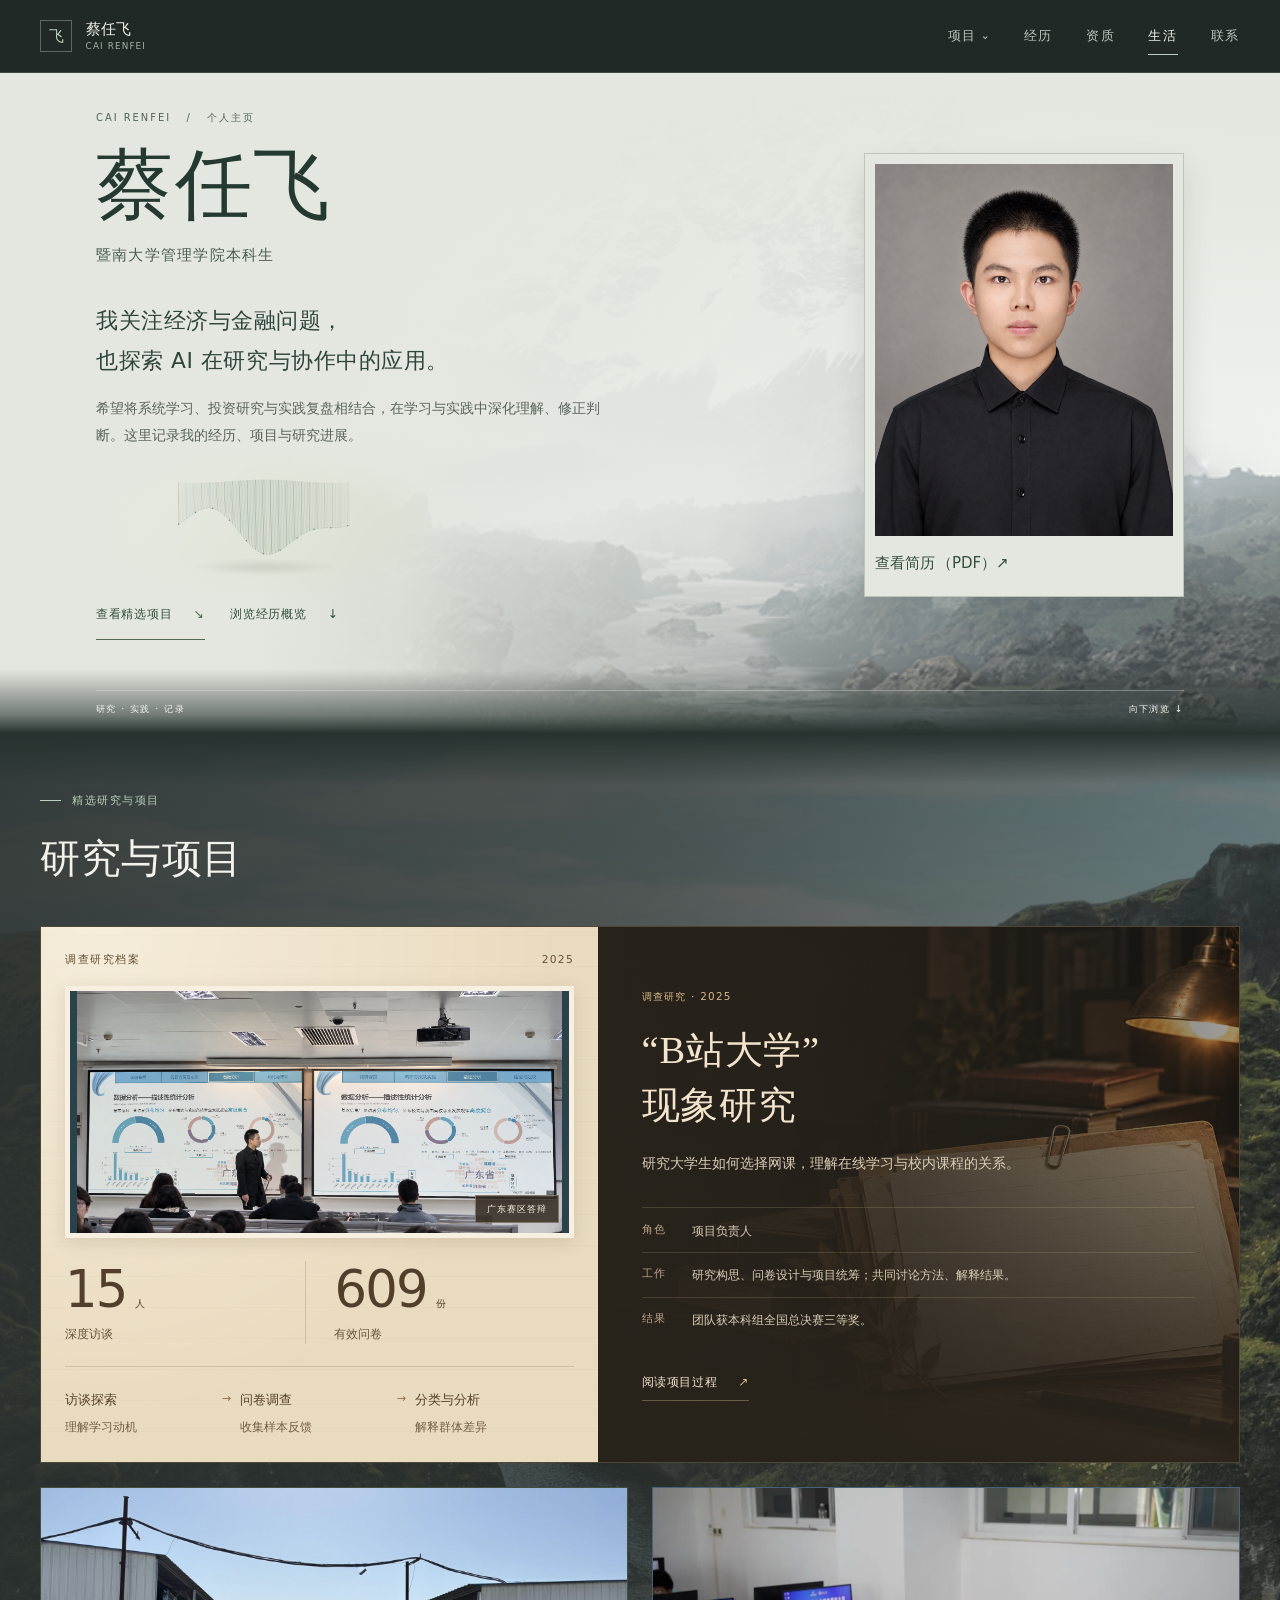
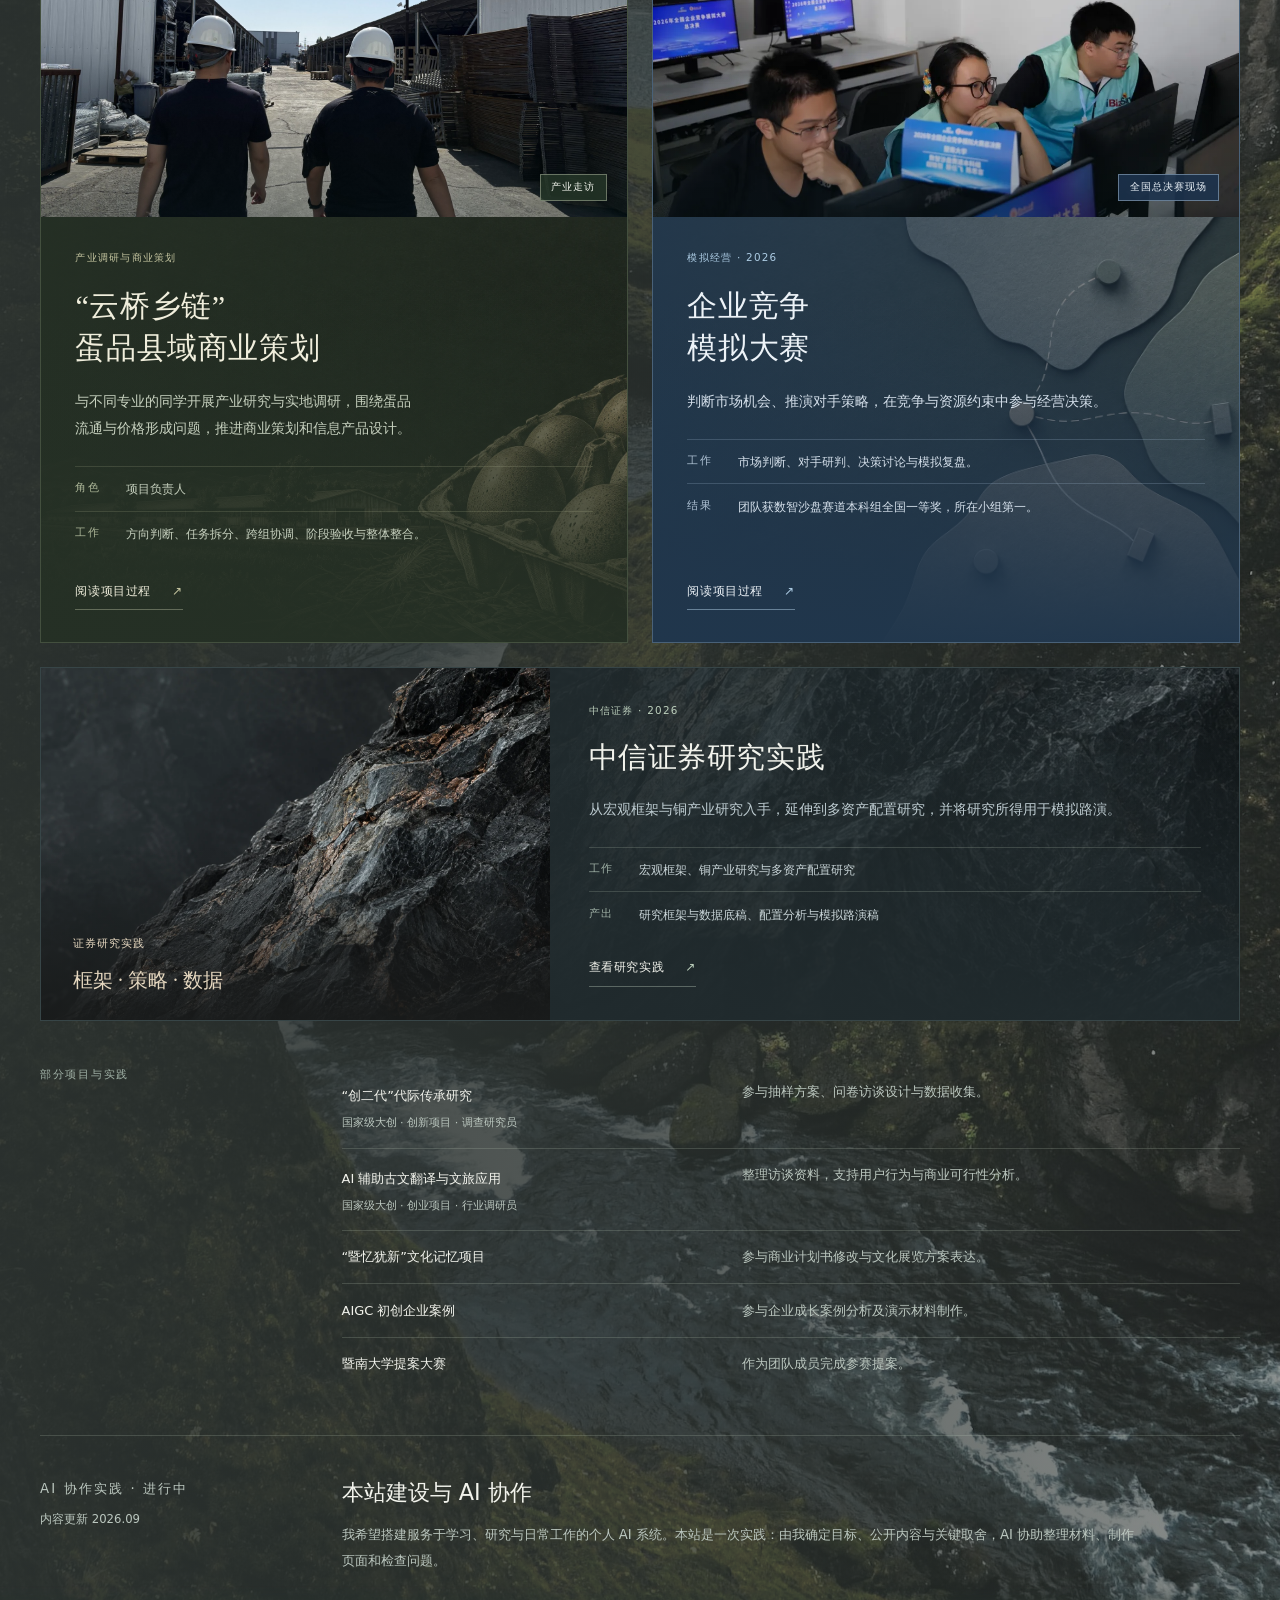
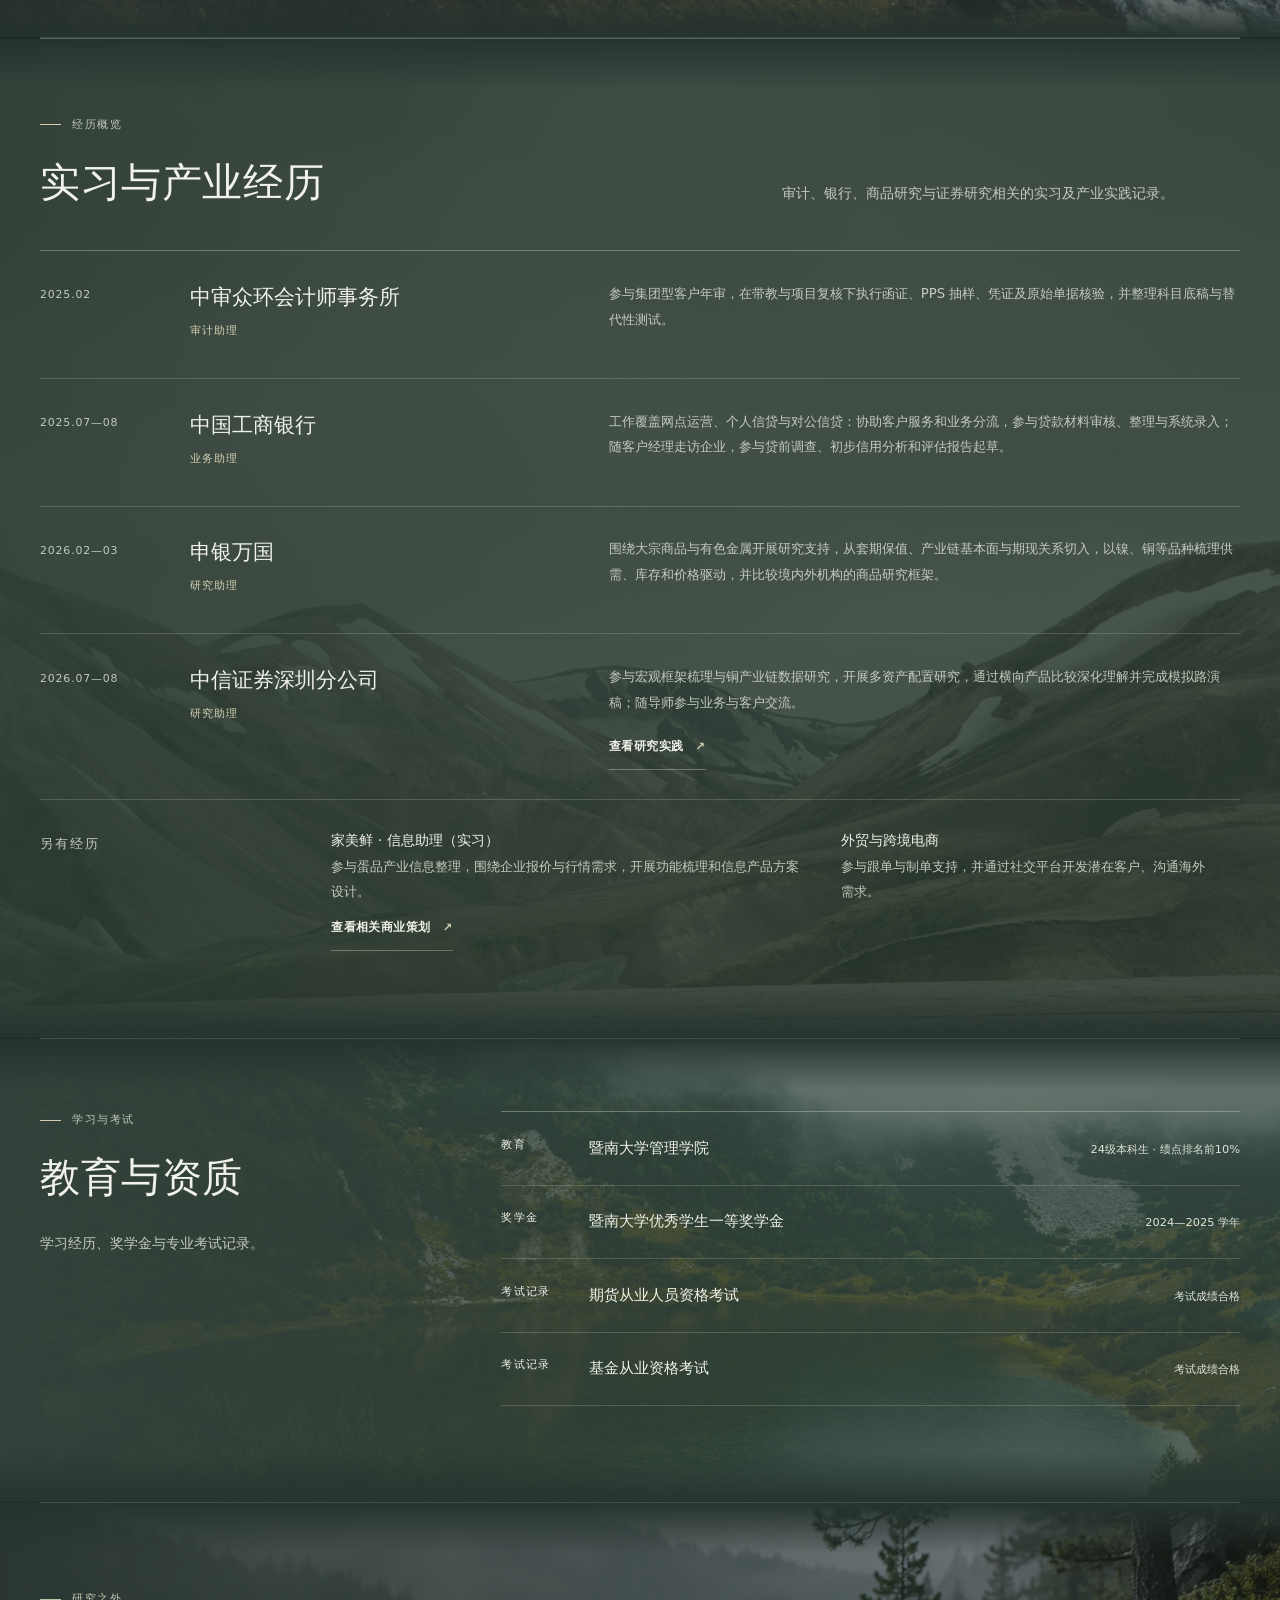
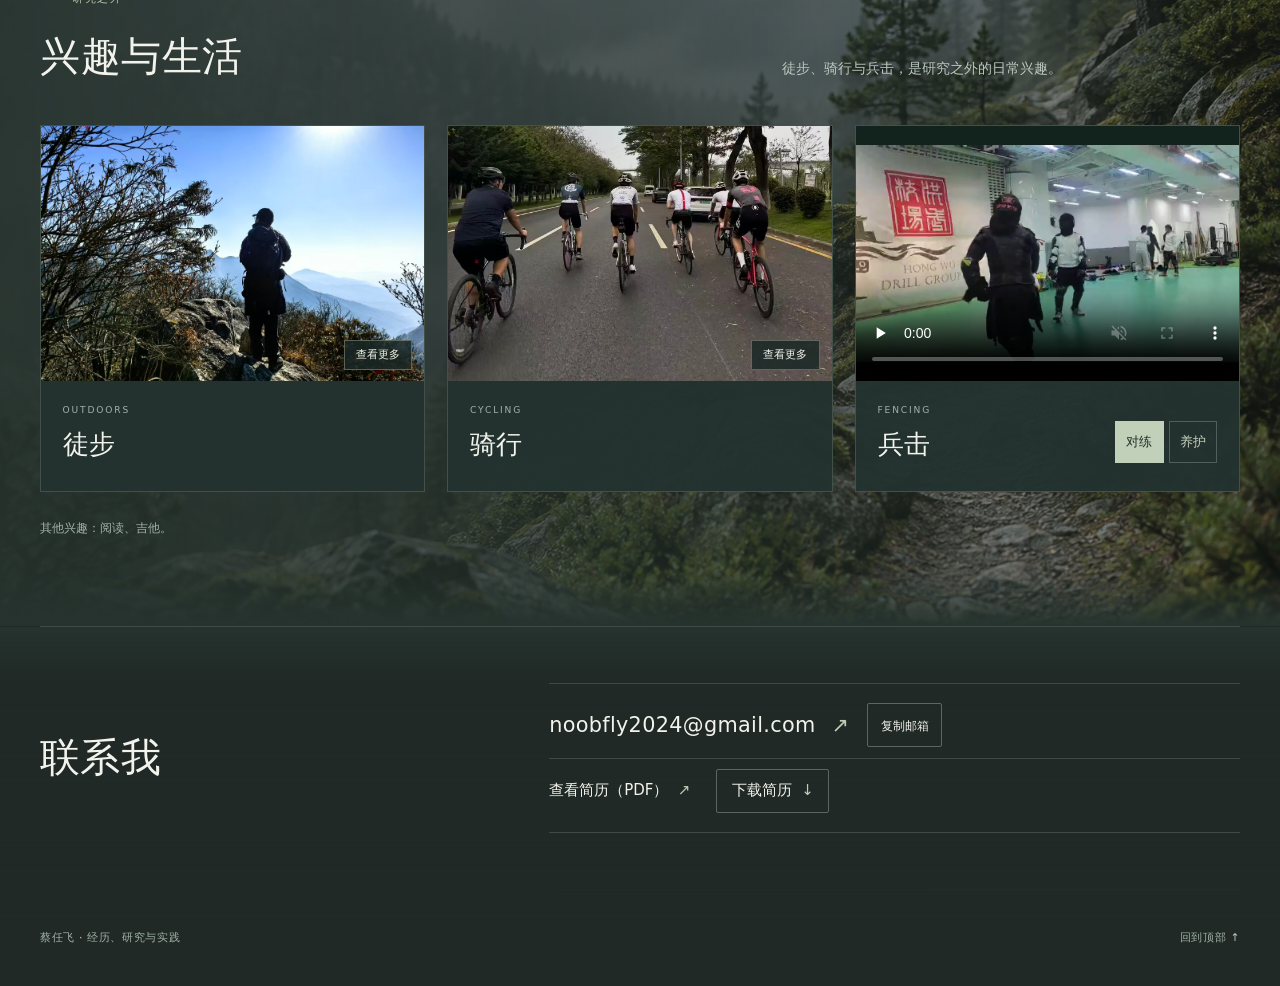
<file: index.html>
<!doctype html>
<html lang="zh-CN">
<head>
  <meta charset="utf-8">
  <meta name="viewport" content="width=device-width, initial-scale=1">
  <meta name="robots" content="noindex, nofollow">
  <meta name="referrer" content="no-referrer">
  <meta name="description" content="蔡任飞的个人主页：研究与项目、经历、教育资质与研究之外。">
  <title>蔡任飞 | Renfei Cai</title>
<!-- BEGIN SOCIAL SHARING -->
<meta property="og:type" content="website">
<meta property="og:locale" content="zh_CN">
<meta property="og:site_name" content="蔡任飞的个人主页">
<meta property="og:title" content="蔡任飞 | Renfei Cai">
<meta property="og:description" content="蔡任飞的个人主页：研究与项目、经历、教育资质与研究之外。">
<link rel="canonical" href="https://noobyfly.github.io/Personal-Website/">
<meta property="og:url" content="https://noobyfly.github.io/Personal-Website/">
<meta property="og:image" content="https://noobyfly.github.io/Personal-Website/assets/home/cai-renfei-portrait-v1.png">
<meta property="og:image:type" content="image/png">
<meta property="og:image:width" content="1122">
<meta property="og:image:height" content="1402">
<meta property="og:image:alt" content="蔡任飞的个人照片">
<meta name="twitter:card" content="summary">
<meta name="twitter:title" content="蔡任飞 | Renfei Cai">
<meta name="twitter:description" content="蔡任飞的个人主页：研究与项目、经历、教育资质与研究之外。">
<meta name="twitter:image" content="https://noobyfly.github.io/Personal-Website/assets/home/cai-renfei-portrait-v1.png">
<meta name="twitter:image:alt" content="蔡任飞的个人照片">
<!-- END SOCIAL SHARING -->
  <link rel="icon" type="image/svg+xml" href="favicon.svg">
  <link rel="stylesheet" href="styles.css?v=20260928-nav7">
  <link rel="stylesheet" href="home.css?v=20260929-launch1">
  <script src="project-navigation.js?v=20260928-nav7" defer></script>
  <script src="home.js?v=20260929-launch1" defer></script>
<link rel="stylesheet" href="chapter-atmosphere-v4.css?v=20260928-audit8">
  <link rel="stylesheet" href="home-landscape.css?v=20260928-single-scene">
<script src="hobby-media-v4.js?v=20260928-scenery3" defer></script>
  <link rel="stylesheet" href="home-personal.css?v=20261013-resume-local4">
  <script src="home-motion.js?v=20260928-audit1" defer></script>
<link rel="stylesheet" href="final-review-v1.css?v=20260928-nav6">
</head>
<body class="home-page home-current">
  <a class="skip-link" href="#main">跳到正文</a>
  
  <div class="site-shell" id="top">
    <div class="site-navigation"><header class="site-header page-width">
      <a class="brand" href="#profile" aria-label="蔡任飞，返回首屏"><span class="brand-mark" aria-hidden="true">飞</span><span>蔡任飞<small>CAI RENFEI</small></span></a>
      <nav aria-label="主导航">
        <div class="nav-projects" data-project-menu>
          <button class="nav-project-trigger" type="button" aria-expanded="false" aria-controls="site-project-menu" data-nav-section="projects">项目 <span aria-hidden="true">⌄</span></button>
          <div class="project-menu" id="site-project-menu" hidden>
            <a href="#projects" class="project-menu-overview">全部项目 <span aria-hidden="true">↓</span></a>
            <a href="projects/zhengda.html?v=20260928-nav7">正大杯 · “B站大学”研究</a>
            <a href="projects/yunqiao.html?v=20260928-nav7">云桥乡链 · 产业调研</a>
            <a href="projects/simulation.html?v=20260928-nav7">企业竞争模拟</a>
            <a href="projects/citic-research.html?v=20260928-nav7">中信证券研究实践</a>
          </div>
        </div>
        <a href="#experience">经历</a><a href="#education">资质</a><a href="#beyond">生活</a><a href="#contact">联系</a>
      </nav>
    </header></div>

    <main id="main" tabindex="-1">
      <section class="home-hero" id="profile" aria-labelledby="profile-name">
        <div class="home-hero-content page-width"><div class="home-introduction">
          <div class="home-profile-heading"><p class="eyebrow">CAI RENFEI <span aria-hidden="true">/</span> 个人主页</p>
          <h1 id="profile-name">蔡任飞</h1>
          <p class="home-identity">暨南大学管理学院本科生</p></div>
          <p class="home-lead">我关注经济与金融问题，<br class="desktop-break">也探索 AI 在研究与协作中的应用。</p>
          <p class="home-description">希望将系统学习、投资研究与实践复盘相结合，在学习与实践中深化理解、修正判断。这里记录我的经历、项目与研究进展。</p>
          <div class="home-personal-motion" data-home-motion hidden>
            <canvas width="600" height="320" aria-hidden="true"></canvas>
          </div>
          <div class="home-hero-actions" aria-label="首屏入口"><a class="primary-link" href="#projects">查看精选项目 <span aria-hidden="true">↘</span></a><a class="secondary-link" href="#experience">浏览经历概览 <span aria-hidden="true">↓</span></a></div>
        </div><figure class="home-portrait"><img src="assets/home/cai-renfei-portrait-v1.png" width="1122" height="1402" alt="蔡任飞的个人照片" decoding="async" fetchpriority="high"><figcaption><a class="portrait-resume-link" href="assets/cai-renfei-resume.pdf?v=20261013-v11" target="_blank" rel="noopener" aria-label="查看个人简历 PDF，在新标签页打开"><span>查看简历</span><span>（PDF）<span aria-hidden="true">↗</span></span></a></figcaption></figure></div>
        <div class="home-hero-landscape" aria-hidden="true"><img src="assets/home/landscapes/r3-snow-peak.jpg" width="850" height="368" alt="" decoding="async"></div>
        <div class="home-hero-foot page-width" aria-hidden="true"><span>研究 · 实践 · 记录</span><span>向下浏览 ↓</span></div>
      </section>
      

      <section class="section-block page-width projects-section" id="projects" aria-labelledby="projects-title">
        <div class="projects-scenery" aria-hidden="true"></div>
        <div class="section-heading"><div><p class="section-index">精选研究与项目</p><h2 id="projects-title">研究与项目</h2></div></div>
        <div class="home-project-grid">
          <a class="project-card project-featured" href="projects/zhengda.html?v=20260928-nav7" aria-labelledby="project-zhengda-title" data-reveal>
            <div class="study-field-cover">
              <div class="study-cover-meta"><span>调查研究档案</span><span>2025</span></div>
              <div class="case-media"><img src="assets/zhengda/presentation-reconstructed-ppt-v2.png" width="1774" height="887" alt="蔡任飞在正大杯广东赛区答辩。" loading="lazy" decoding="async"><span class="case-media-label">广东赛区答辩</span></div>
              <div class="study-samples"><div><strong>15<small>人</small></strong><span>深度访谈</span></div><div><strong>609<small>份</small></strong><span>有效问卷</span></div></div>
              <ol class="study-research-route" aria-label="研究路径"><li><strong>访谈探索</strong><span>理解学习动机</span></li><li><strong>问卷调查</strong><span>收集样本反馈</span></li><li><strong>分类与分析</strong><span>解释群体差异</span></li></ol>
            </div>
            <div class="project-card-copy"><p class="project-order">调查研究 · 2025</p><h3 id="project-zhengda-title"><span class="title-part">“B站大学”</span><span class="title-part">现象研究</span></h3><p class="project-deck">研究大学生如何选择网课，理解在线学习与校内课程的关系。</p><dl><div><dt>角色</dt><dd>项目负责人</dd></div><div><dt>工作</dt><dd>研究构思、问卷设计与项目统筹；共同讨论方法、解释结果。</dd></div><div><dt>结果</dt><dd>团队获本科组全国总决赛三等奖。</dd></div></dl><span class="project-link" aria-hidden="true">阅读项目过程 <span>↗</span></span></div>
          </a>
          <a class="project-card project-yunqiao" href="projects/yunqiao.html?v=20260928-nav7" aria-labelledby="project-yunqiao-title" data-reveal>
            <div class="case-media"><img src="assets/yunqiao/fieldwork/industry-visit.jpg" width="1800" height="1350" alt="实地调研期间，在生产设施之间走访了解产业现场。" loading="lazy" decoding="async"><span class="case-media-label">产业走访</span></div>
            <div class="project-card-copy"><p class="project-order">产业调研与商业策划</p><h3 id="project-yunqiao-title"><span class="title-part">“云桥乡链”</span><span class="title-part">蛋品县域商业策划</span></h3><p class="project-deck">与不同专业的同学开展产业研究与实地调研，围绕蛋品流通与价格形成问题，推进商业策划和信息产品设计。</p><dl><div><dt>角色</dt><dd>项目负责人</dd></div><div><dt>工作</dt><dd>方向判断、任务拆分、跨组协调、阶段验收与整体整合。</dd></div></dl><span class="project-link" aria-hidden="true">阅读项目过程 <span>↗</span></span></div>
          </a>
          <a class="project-card project-simulation" href="projects/simulation.html?v=20260928-nav7" aria-labelledby="project-simulation-title" data-reveal>
            <div class="case-media"><img src="assets/simulation/competition-floor.png" width="1080" height="720" alt="企业竞争模拟总决赛中，团队成员在电脑前讨论经营决策。" loading="lazy" decoding="async"><span class="case-media-label">全国总决赛现场</span></div>
            <div class="project-card-copy"><p class="project-order">模拟经营 · 2026</p><h3 id="project-simulation-title"><span class="title-part">企业竞争</span><span class="title-part">模拟大赛</span></h3><p class="project-deck">判断市场机会、推演对手策略，在竞争与资源约束中参与经营决策。</p><dl><div><dt>工作</dt><dd>市场判断、对手研判、决策讨论与模拟复盘。</dd></div><div><dt>结果</dt><dd>团队获数智沙盘赛道本科组全国一等奖，所在小组第一。</dd></div></dl><span class="project-link" aria-hidden="true">阅读项目过程 <span>↗</span></span></div>
          </a>
          <a class="project-card project-research" href="projects/citic-research.html?v=20260928-nav7" aria-labelledby="project-citic-research-title" data-reveal>
            <div class="research-cover"><img src="assets/home/research-mineral-v1-web.webp" width="1536" height="1024" alt="矿石与铜色纹理构成的研究主题视觉。" loading="lazy" decoding="async"><div class="research-cover-caption"><span>证券研究实践</span><p>框架 · 策略 · 数据</p></div></div>
            <div class="project-card-copy"><p class="project-order">中信证券 · 2026</p><h3 id="project-citic-research-title">中信证券研究实践</h3><p class="project-deck">从宏观框架与铜产业研究入手，延伸到多资产配置研究，并将研究所得用于模拟路演。</p><dl><div><dt>工作</dt><dd>宏观框架、铜产业研究与多资产配置研究</dd></div><div><dt>产出</dt><dd>研究框架与数据底稿、配置分析与模拟路演稿</dd></div></dl><span class="project-link" aria-hidden="true">查看研究实践 <span>↗</span></span></div>
          </a>
        </div>
        
        <div class="other-work"><div class="other-work-label"><p class="small-label">部分项目与实践</p></div><ul><li><div><strong>“创二代”代际传承研究</strong><small class="other-work-meta">国家级大创 · 创新项目 · 调查研究员</small></div><span>参与抽样方案、问卷访谈设计与数据收集。</span></li><li><div><strong>AI 辅助古文翻译与文旅应用</strong><small class="other-work-meta">国家级大创 · 创业项目 · 行业调研员</small></div><span>整理访谈资料，支持用户行为与商业可行性分析。</span></li><li><strong>“暨忆犹新”文化记忆项目</strong><span>参与商业计划书修改与文化展览方案表达。</span></li><li><strong>AIGC 初创企业案例</strong><span>参与企业成长案例分析及演示材料制作。</span></li><li><strong>暨南大学提案大赛</strong><span>作为团队成员完成参赛提案。</span></li></ul></div>
        <article class="ai-practice" id="ai-practice"><p class="small-label">AI 协作实践 · 进行中<small class="content-updated">内容更新 <time datetime="2026-09-29">2026.09</time></small></p><div><h3>本站建设与 AI 协作</h3><p>我希望搭建服务于学习、研究与日常工作的个人 AI 系统。本站是一次实践：由我确定目标、公开内容与关键取舍，AI 协助整理材料、制作页面和检查问题。</p></div></article>
      </section>

      
      <section class="section-block page-width" id="experience" aria-labelledby="experience-title"><div class="home-landscape-transition" aria-hidden="true"><img src="assets/home/landscapes/r7-warm-ridges.avif" alt="" loading="lazy" decoding="async"></div>
        <div class="section-heading"><div><p class="section-index">经历概览</p><h2 id="experience-title">实习与产业经历</h2></div><p>审计、银行、商品研究与证券研究相关的实习及产业实践记录。</p></div>
        <ol class="experience-grid">
          <li data-reveal><p class="item-meta">2025.02</p><h3>中审众环会计师事务所</h3><p class="item-role">审计助理</p><p class="experience-summary">参与集团型客户年审，在带教与项目复核下执行函证、PPS 抽样、凭证及原始单据核验，并整理科目底稿与替代性测试。</p></li>
          <li data-reveal><p class="item-meta">2025.07—08</p><h3>中国工商银行</h3><p class="item-role">业务助理</p><p class="experience-summary">工作覆盖网点运营、个人信贷与对公信贷：协助客户服务和业务分流，参与贷款材料审核、整理与系统录入；随客户经理走访企业，参与贷前调查、初步信用分析和评估报告起草。</p></li>
          <li data-reveal><p class="item-meta">2026.02—03</p><h3>申银万国</h3><p class="item-role">研究助理</p><p class="experience-summary">围绕大宗商品与有色金属开展研究支持，从套期保值、产业链基本面与期现关系切入，以镍、铜等品种梳理供需、库存和价格驱动，并比较境内外机构的商品研究框架。</p></li>
          <li data-reveal><p class="item-meta">2026.07—08</p><h3>中信证券深圳分公司</h3><p class="item-role">研究助理</p><p class="experience-summary">参与宏观框架梳理与铜产业链数据研究，开展多资产配置研究，通过横向产品比较深化理解并完成模拟路演稿；随导师参与业务与客户交流。</p><a class="experience-link" href="projects/citic-research.html?v=20260928-nav7">查看研究实践 <span aria-hidden="true">↗</span></a></li>
        </ol>
        <div class="experience-brief"><p class="small-label">另有经历</p><div><h3>家美鲜 · 信息助理（实习）</h3><p>参与蛋品产业信息整理，围绕企业报价与行情需求，开展功能梳理和信息产品方案设计。</p><a class="experience-link" href="projects/yunqiao.html?v=20260928-nav7">查看相关商业策划 <span aria-hidden="true">↗</span></a></div><div><h3>外贸与跨境电商</h3><p>参与跟单与制单支持，并通过社交平台开发潜在客户、沟通海外需求。</p></div></div>
      </section>

      <section class="section-block page-width education-section" id="education" aria-labelledby="education-title">
        <div class="section-heading"><div><p class="section-index">学习与考试</p><h2 id="education-title">教育与资质</h2></div><p>学习经历、奖学金与专业考试记录。</p></div>
        <dl class="credential-list"><div><dt>教育</dt><dd><strong>暨南大学管理学院</strong><span>24级本科生 · 绩点排名前10%</span></dd></div><div><dt>奖学金</dt><dd><strong>暨南大学优秀学生一等奖学金</strong><span>2024—2025 学年</span></dd></div><div><dt>考试记录</dt><dd><strong>期货从业人员资格考试</strong><span>考试成绩合格</span></dd></div><div><dt>考试记录</dt><dd><strong>基金从业资格考试</strong><span>考试成绩合格</span></dd></div></dl>
      </section>

      <section class="section-block page-width beyond-section" id="beyond" aria-labelledby="beyond-title">
        <div class="section-heading"><div><p class="section-index">研究之外</p><h2 id="beyond-title">兴趣与生活</h2></div><p>徒步、骑行与兵击，是研究之外的日常兴趣。</p></div>
        <div class="hobby-grid">
          <article data-reveal><button class="hobby-photo-button" type="button" data-hobby-open="hobby-gallery" aria-label="查看更多徒步照片"><img class="hobby-media" src="assets/hobbies/hiking-ridge-wide-v4.jpg" alt="蔡任飞站在山脊上，远处是层叠的山峦。" width="2844" height="1280" loading="lazy"><span>查看更多</span></button><p class="item-meta">OUTDOORS</p><h3>徒步</h3></article>
          <article data-reveal><button class="hobby-photo-button cycling-photo-button" type="button" data-hobby-open="cycling-gallery" aria-label="查看更多骑行照片与路线"><img class="hobby-media" src="assets/hobbies/cycling-group-v6.jpg" alt="骑友们沿林荫道路同行骑行。" width="1280" height="1707" loading="lazy"><span>查看更多</span></button><p class="item-meta">CYCLING</p><h3>骑行</h3></article>
          <article class="hobby-inline-player" data-hobby-player data-reveal>
            <div class="hobby-player-stage">
              <video id="hobby-sparring" class="hobby-media" data-hobby-video="sparring" controls muted playsinline preload="none" poster="assets/hobbies/fencing-sparring-0320-v4.jpg" aria-label="兵击对练片段"><source src="assets/hobbies/fencing-sparring-0320-v4.mp4" type="video/mp4">浏览器不支持视频播放。</video>
              <video id="hobby-maintenance" class="hobby-media" data-hobby-video="maintenance" controls muted playsinline preload="none" poster="assets/hobbies/weapon-maintenance-poster.jpg" aria-label="器材养护片段" hidden><source src="assets/hobbies/weapon-maintenance-clip.mp4" type="video/mp4">浏览器不支持视频播放。</video>
            </div>
            <div class="hobby-heading"><div><p class="item-meta">FENCING</p><h3>兵击</h3></div><div class="hobby-player-modes" role="group" aria-label="切换兵击片段"><button type="button" data-hobby-mode="sparring" aria-controls="hobby-sparring" aria-pressed="true">对练</button><button type="button" data-hobby-mode="maintenance" aria-controls="hobby-maintenance" aria-pressed="false">养护</button></div></div>
          </article>
        </div>
        <p class="other-hobbies">其他兴趣：阅读、吉他。</p>
        
      </section>

      <section class="contact-section page-width" id="contact" aria-labelledby="contact-title"><div class="home-landscape-closing" aria-hidden="true"><img src="assets/home/landscapes/r8-misty-coast.avif" alt="" loading="lazy" decoding="async"></div><div><h2 id="contact-title">联系我</h2></div><div class="contact-email"><a class="contact-email-address" href="mailto:noobfly2024@gmail.com"><span>noobfly2024@gmail.com</span><span aria-hidden="true">↗</span></a><button class="contact-email-copy" type="button" data-copy-email hidden>复制邮箱</button><div class="contact-resume-links" aria-label="个人简历"><a href="assets/cai-renfei-resume.pdf?v=20261013-v11" target="_blank" rel="noopener" aria-label="查看个人简历 PDF，在新标签页打开">查看简历（PDF）<span aria-hidden="true">↗</span></a><a href="assets/cai-renfei-resume.pdf?v=20261013-v11" download="蔡任飞-简历.pdf">下载简历<span aria-hidden="true">↓</span></a></div><p class="contact-copy-status" id="email-copy-status" role="status" aria-live="polite" aria-atomic="true"></p></div></section>
      
    </main>
    <footer class="site-footer page-width"><p>蔡任飞 <span>·</span> 经历、研究与实践</p><a href="#top">回到顶部 <span>↑</span></a></footer>
  </div>
<dialog class="home-hobby-dialog" id="hobby-gallery" data-hobby-gallery aria-labelledby="hobby-gallery-title">
<header><h2 id="hobby-gallery-title">徒步照片</h2><button type="button" data-hobby-close aria-label="关闭徒步照片">关闭 ×</button></header>
<div class="hobby-gallery-stage"><figure data-gallery-panel="ridge"><img class="hobby-full-image" src="assets/hobbies/hiking-ridge-wide-v4.jpg" alt="蔡任飞站在山脊上。" loading="lazy"><figcaption>山脊</figcaption></figure><figure data-gallery-panel="cave" hidden><img class="hobby-full-image" src="assets/hobbies/hiking-cave-v4.jpg" alt="蔡任飞沿石阶走向洞口。" loading="lazy"><figcaption>洞口</figcaption></figure><figure data-gallery-panel="snow" hidden><img class="hobby-full-image" src="assets/hobbies/hiking-snow-path-v4.jpg" alt="蔡任飞行走在雪后山径上。" loading="lazy"><figcaption>雪径</figcaption></figure><figure data-gallery-panel="landmark" hidden><img class="hobby-full-image" src="assets/hobbies/hiking-landmark-v5.jpg" alt="蔡任飞在发云界地标旁休息。" loading="lazy"><figcaption>发云界</figcaption></figure></div>
<div class="hobby-photo-choices" role="group" aria-label="选择徒步照片内容"><button type="button" data-gallery-to="ridge" aria-pressed="true">山脊</button><button type="button" data-gallery-to="cave" aria-pressed="false">洞口</button><button type="button" data-gallery-to="snow" aria-pressed="false">雪径</button><button type="button" data-gallery-to="landmark" aria-pressed="false">发云界</button></div>
</dialog>
<dialog class="home-hobby-dialog" id="cycling-gallery" data-hobby-gallery aria-labelledby="cycling-gallery-title">
  <header><h2 id="cycling-gallery-title">骑行照片与路线</h2><button type="button" data-hobby-close aria-label="关闭骑行照片与路线">关闭 ×</button></header>
  <div class="hobby-gallery-stage">
    <figure data-gallery-panel="group"><img class="hobby-full-image" src="assets/hobbies/cycling-group-v6.jpg" alt="骑友们沿林荫道路同行骑行。" loading="lazy"><figcaption>同行骑行</figcaption></figure>
    <figure data-gallery-panel="route" hidden><img class="hobby-full-image" src="assets/hobbies/cycling-route-card.jpg" alt="一次骑行的路线图与设备记录，里程 93.12 千米。" loading="lazy"><figcaption>骑行路线</figcaption></figure>
    <figure data-gallery-panel="stop" hidden><img class="hobby-full-image" src="assets/hobbies/cycling-stop-v5.jpg" alt="自行车停在身旁，前景是休息时吃的东西。" loading="lazy"><figcaption>途中休息</figcaption></figure>
    <figure data-gallery-panel="night" hidden><img class="hobby-full-image" src="assets/hobbies/cycling-bike-night.jpg" alt="夜间骑行途中拍下的自行车。" loading="lazy"><figcaption>夜间骑行</figcaption></figure>
  </div>
  <div class="hobby-photo-choices" role="group" aria-label="选择骑行照片与路线"><button type="button" data-gallery-to="group" aria-pressed="true">同行</button><button type="button" data-gallery-to="route" aria-pressed="false">路线</button><button type="button" data-gallery-to="stop" aria-pressed="false">途中休息</button><button type="button" data-gallery-to="night" aria-pressed="false">夜骑</button></div>
</dialog>
</body>
</html>
</file>
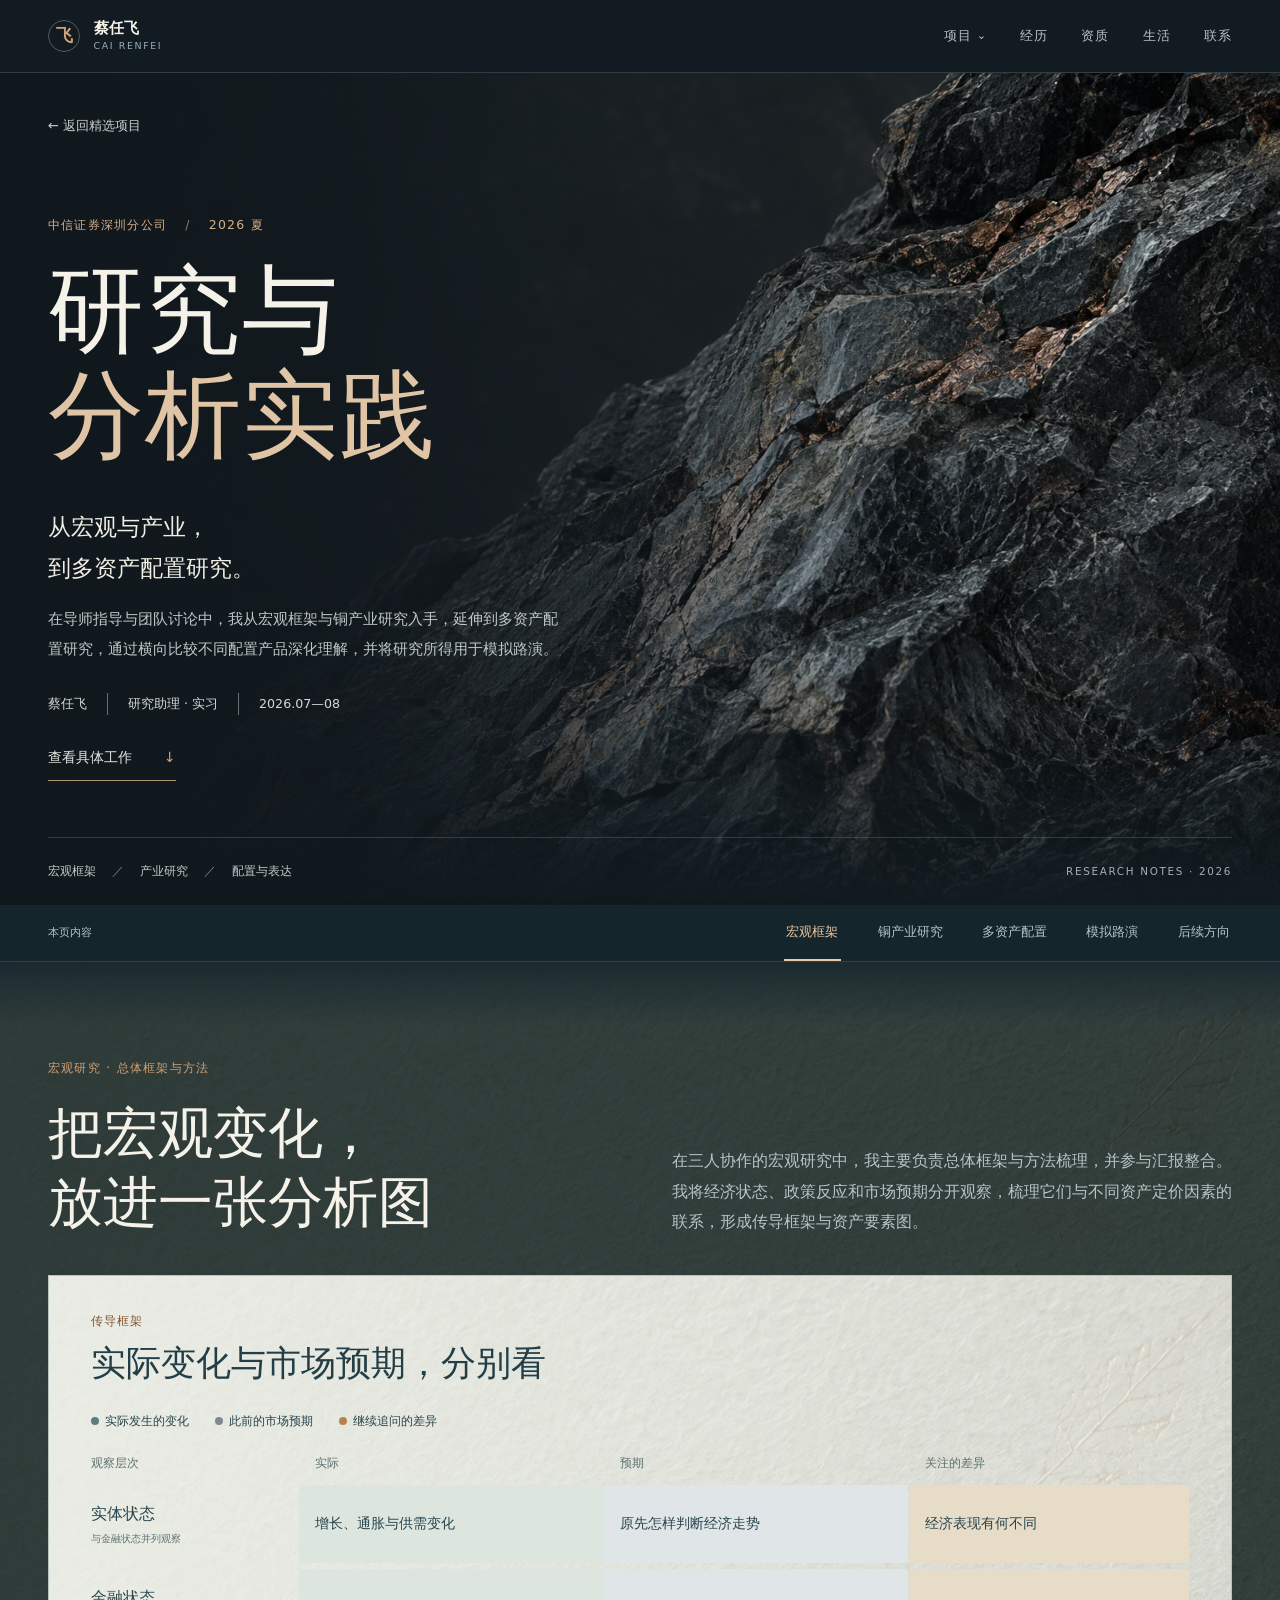
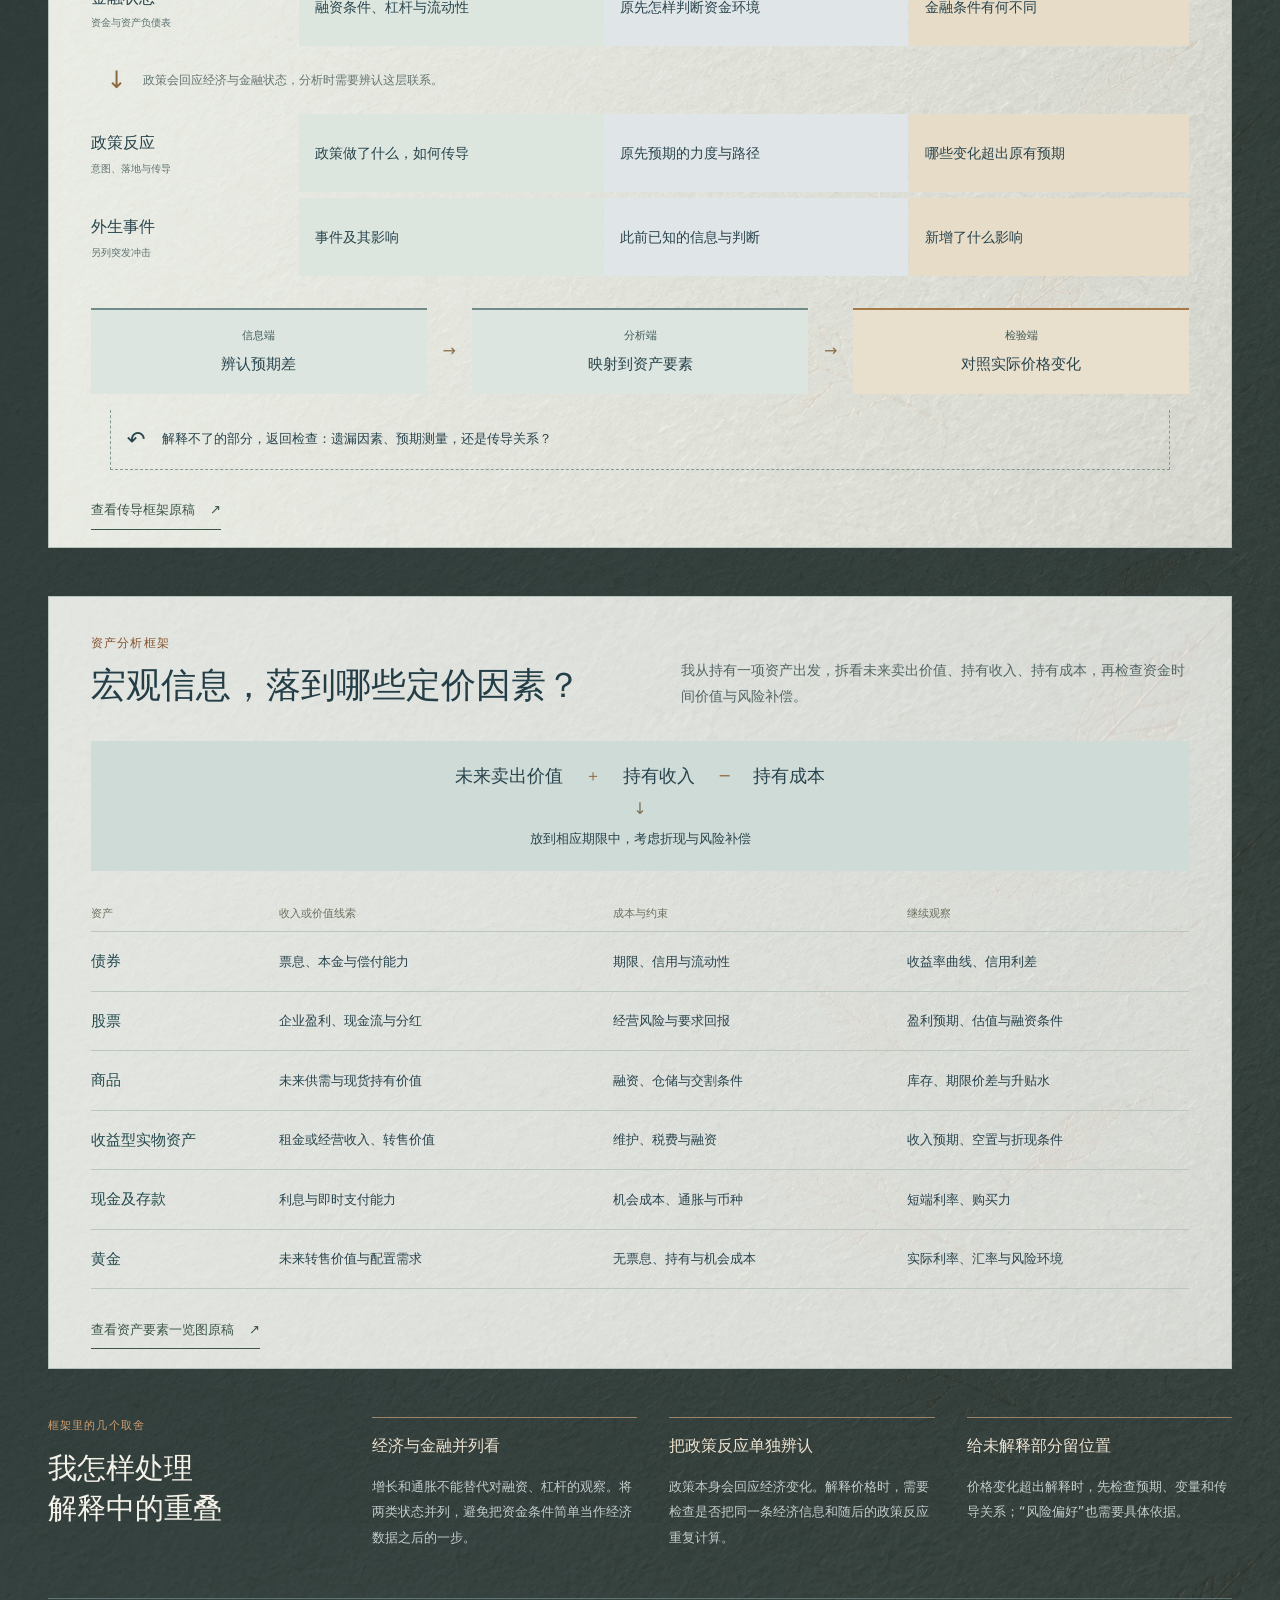
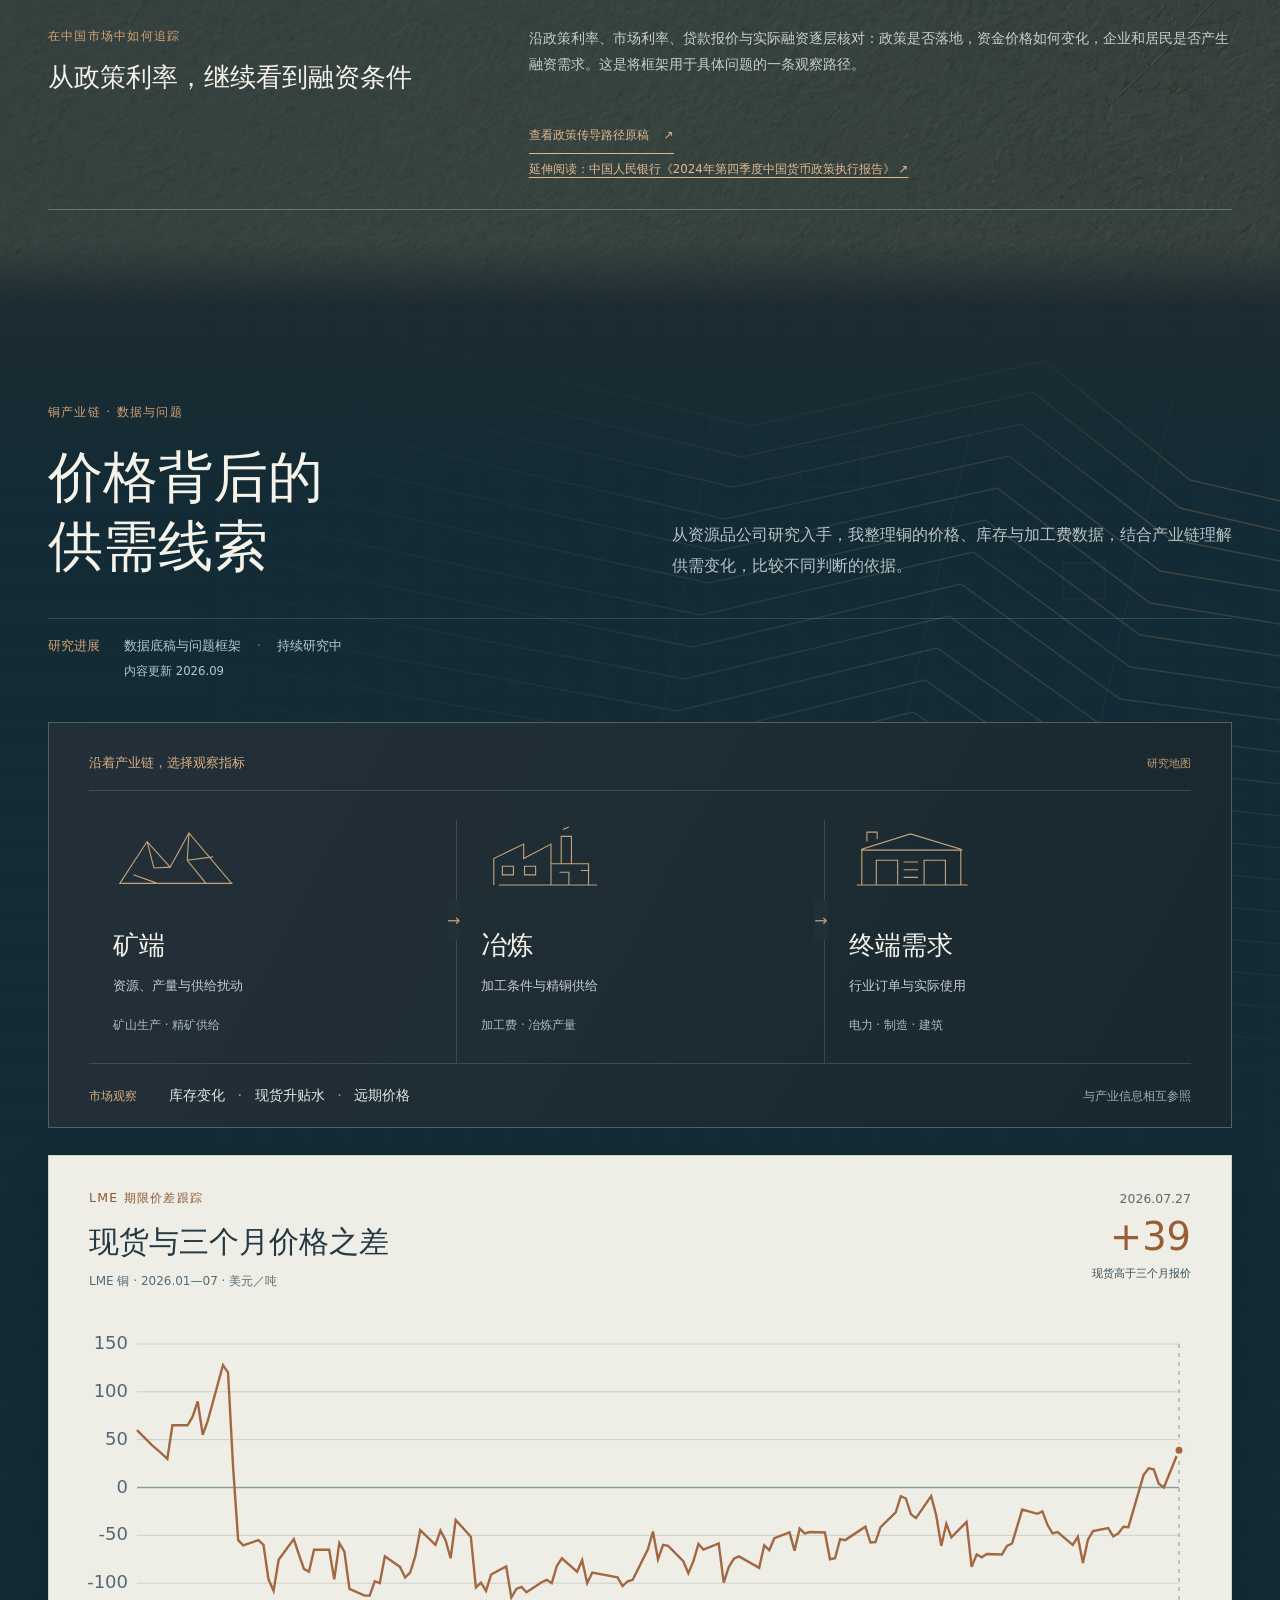
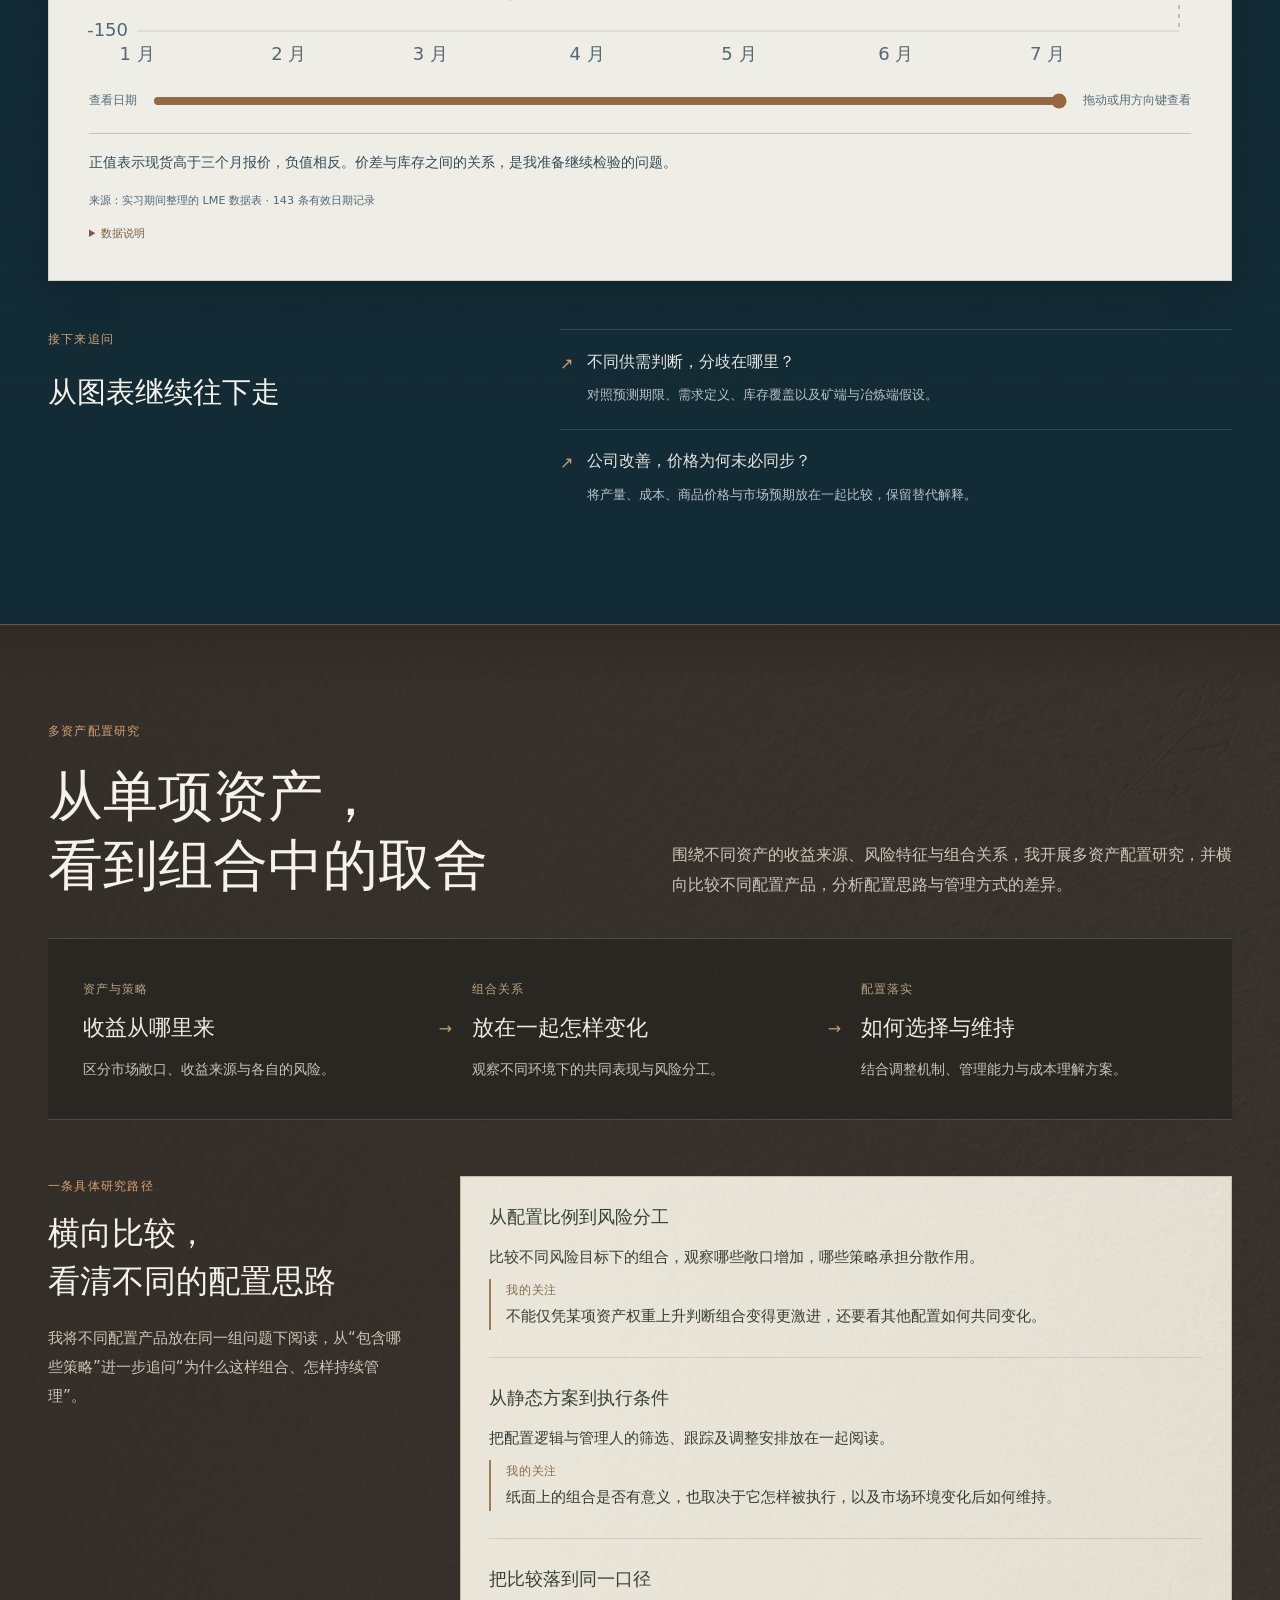
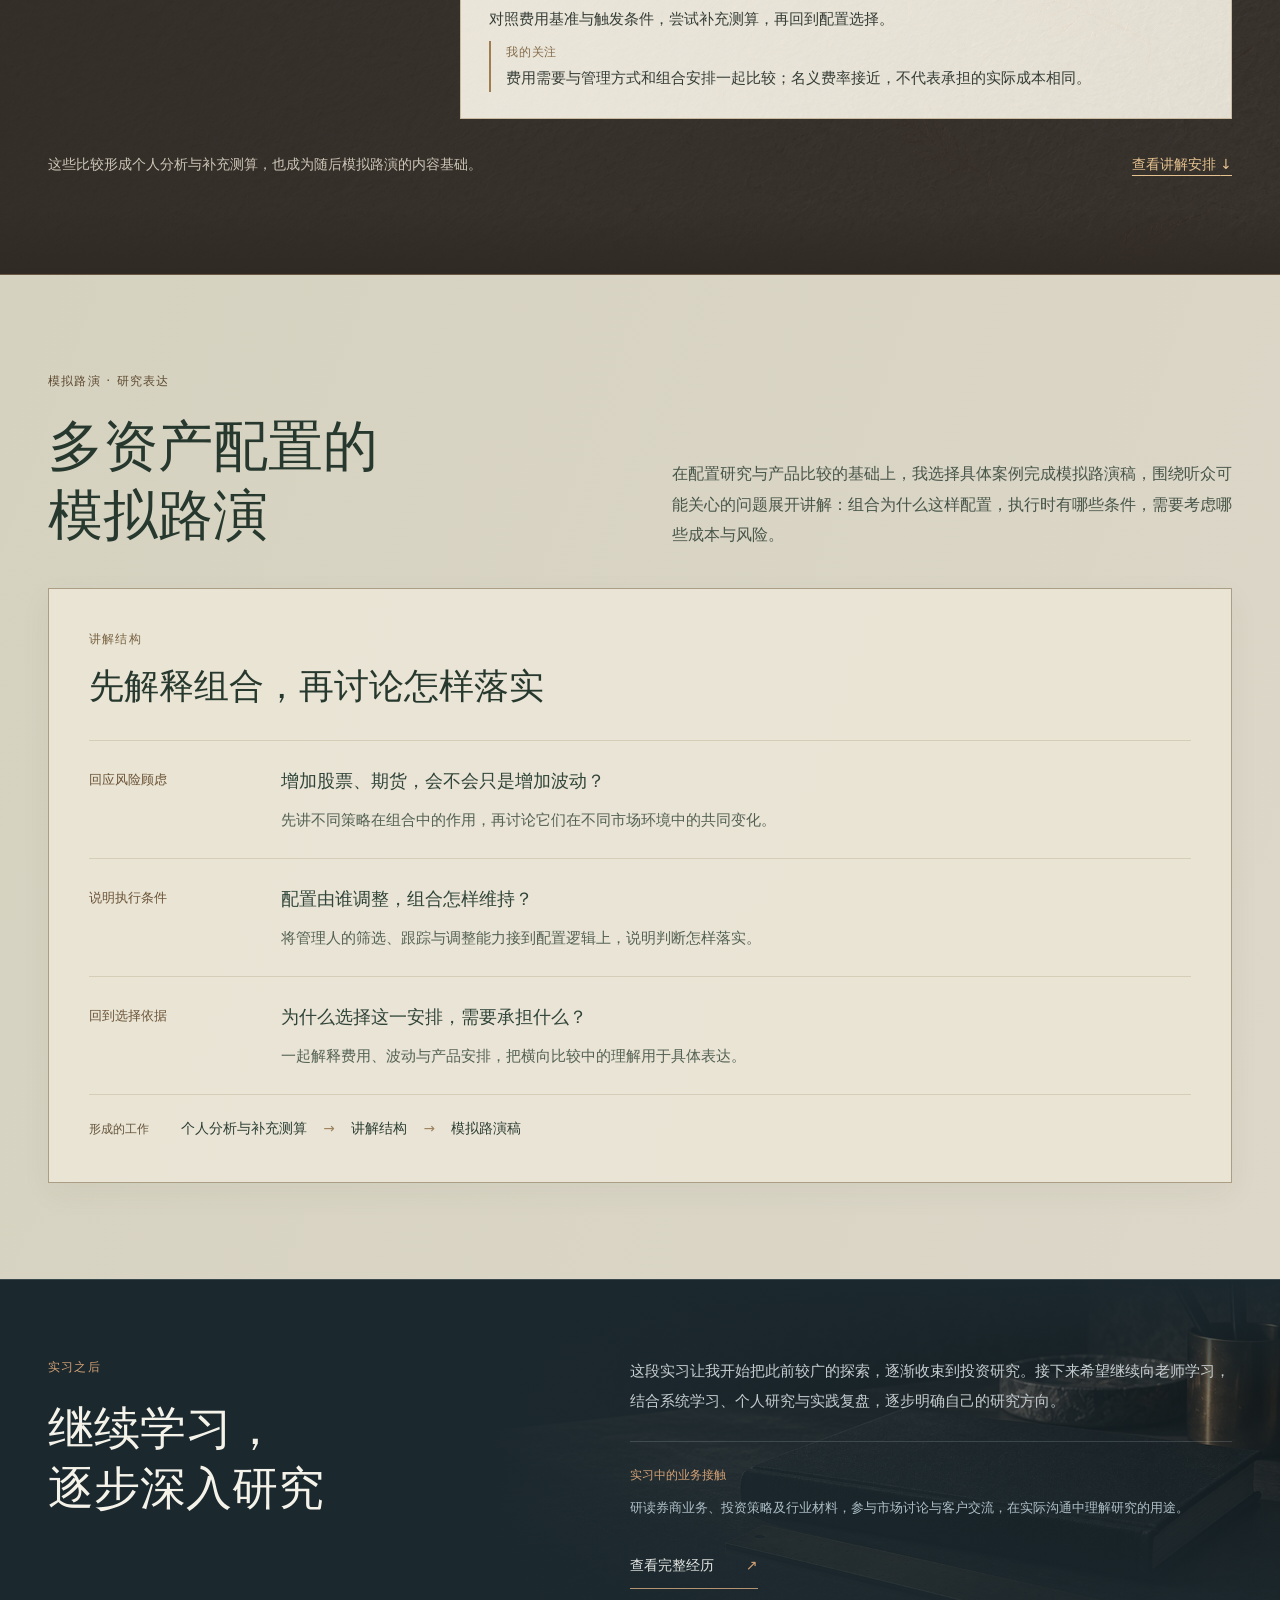
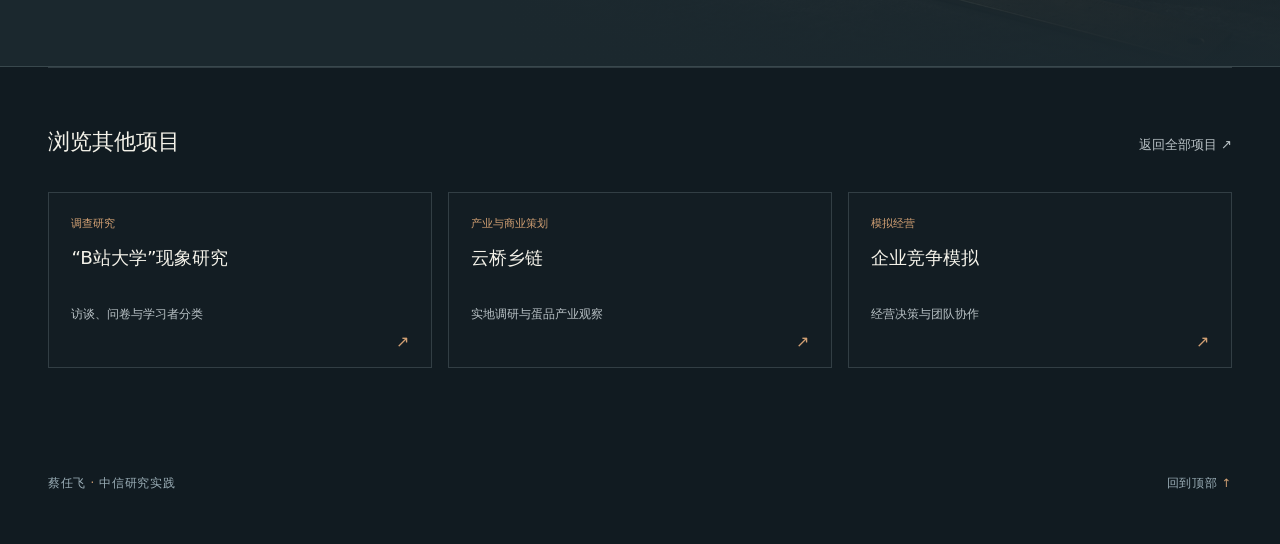
<file: projects/citic-research.html>
<!doctype html>
<html lang="zh-CN">
<head>
<meta charset="utf-8"><meta name="viewport" content="width=device-width, initial-scale=1">
<meta name="robots" content="noindex, nofollow"><meta name="referrer" content="no-referrer">
<meta name="description" content="蔡任飞在中信证券的研究与分析实践：宏观框架、铜产业研究、多资产配置研究与模拟路演。">
<title>中信证券 · 研究与分析实践｜蔡任飞</title>
<!-- BEGIN SOCIAL SHARING -->
<meta property="og:type" content="website">
<meta property="og:locale" content="zh_CN">
<meta property="og:site_name" content="蔡任飞的个人主页">
<meta property="og:title" content="中信证券 · 研究与分析实践｜蔡任飞">
<meta property="og:description" content="蔡任飞在中信证券的研究与分析实践：宏观框架、铜产业研究、多资产配置研究与模拟路演。">
<link rel="canonical" href="https://noobyfly.github.io/Personal-Website/projects/citic-research.html">
<meta property="og:url" content="https://noobyfly.github.io/Personal-Website/projects/citic-research.html">
<meta property="og:image" content="https://noobyfly.github.io/Personal-Website/assets/home/research-mineral-v1.png">
<meta property="og:image:type" content="image/png">
<meta property="og:image:width" content="1536">
<meta property="og:image:height" content="1024">
<meta property="og:image:alt" content="矿石与铜色纹理构成的研究主题画面">
<meta name="twitter:card" content="summary_large_image">
<meta name="twitter:title" content="中信证券 · 研究与分析实践｜蔡任飞">
<meta name="twitter:description" content="蔡任飞在中信证券的研究与分析实践：宏观框架、铜产业研究、多资产配置研究与模拟路演。">
<meta name="twitter:image" content="https://noobyfly.github.io/Personal-Website/assets/home/research-mineral-v1.png">
<meta name="twitter:image:alt" content="矿石与铜色纹理构成的研究主题画面">
<!-- END SOCIAL SHARING -->
<link rel="icon" type="image/svg+xml" href="../favicon.svg"><link rel="stylesheet" href="../styles.css?v=20260928-nav7">
<link rel="stylesheet" href="citic.css?v=20260929-launch1"><link rel="stylesheet" href="citic-v3.css?v=20260928-audit8"><script src="citic.js?v=20260928-nav6" defer></script>
<link rel="stylesheet" href="citic-atmosphere.css?v=20260928-visual5">
<link rel="stylesheet" href="../chapter-atmosphere-v4.css?v=20260928-audit8">
<link rel="stylesheet" href="../final-review-v1.css?v=20260928-nav6">
<script src="../original-gallery.js?v=20260928-final1" defer></script>
<link rel="stylesheet" href="../project-navigation.css?v=20260928-nav6">
<script src="../project-navigation.js?v=20260928-nav7" defer></script>
</head>
<body class="citic-page">
<a class="skip-link" href="#main">跳到正文</a>
<div class="site-shell" id="top">
<div class="site-navigation"><header class="site-header page-width">
<a class="brand" href="../index.html?v=20260928-v4#profile" aria-label="蔡任飞，返回主页"><span class="brand-mark" aria-hidden="true">飞</span><span>蔡任飞<small>CAI RENFEI</small></span></a>
<nav aria-label="主导航"><div class="nav-projects" data-project-menu>
<button class="nav-project-trigger" type="button" aria-expanded="false" aria-controls="site-project-menu">项目 <span aria-hidden="true">⌄</span></button>
<div class="project-menu" id="site-project-menu" hidden>
<a href="../index.html?v=20260928-nav7#projects" class="project-menu-overview">全部项目 <span aria-hidden="true">↓</span></a>
<a href="zhengda.html?v=20260928-nav7">正大杯 · “B站大学”研究</a>
<a href="yunqiao.html?v=20260928-nav7">云桥乡链 · 产业调研</a>
<a href="simulation.html?v=20260928-nav7">企业竞争模拟</a>
<a href="citic-research.html?v=20260928-nav7" aria-current="page">中信证券研究实践</a>
</div></div><a href="../index.html?v=20260928-v4#experience">经历</a><a href="../index.html?v=20260928-v4#education">资质</a><a href="../index.html?v=20260928-v4#beyond">生活</a><a href="../index.html?v=20260928-v4#contact">联系</a></nav>
</header></div>
<main id="main" tabindex="-1">
<section class="cr-hero" aria-labelledby="citic-title">
<div class="cr-hero-art" aria-hidden="true"><img src="../assets/home/research-mineral-v1-web.webp" width="1536" height="1024" alt="" fetchpriority="high" decoding="async"></div>
<div class="page-width cr-hero-inner">
<a class="cr-back" href="../index.html?v=20260928-v4#projects">← 返回精选项目</a>
<div class="cr-hero-copy"><p class="cr-eyebrow">中信证券深圳分公司 <span aria-hidden="true">/</span> 2026 夏</p>
<h1 id="citic-title">研究与<br><em>分析实践</em></h1>
<p class="cr-hero-deck">从宏观与产业，<br>到多资产配置研究。</p>
<p class="cr-hero-intro">在导师指导与团队讨论中，我从宏观框架与铜产业研究入手，延伸到多资产配置研究，通过横向比较不同配置产品深化理解，并将研究所得用于模拟路演。</p>
<div class="cr-hero-meta"><span>蔡任飞</span><span>研究助理 · 实习</span><span>2026.07—08</span></div>
<a class="cr-text-link" href="#macro">查看具体工作 <span aria-hidden="true">↓</span></a>
</div></div>
<div class="cr-hero-bottom page-width"><p>宏观框架<span aria-hidden="true">／</span>产业研究<span aria-hidden="true">／</span>配置与表达</p><span>RESEARCH NOTES · 2026</span></div>
</section>
<nav class="cr-index project-toc" aria-label="中信页面目录" data-project-nav><div class="project-toc-inner page-width"><span class="project-toc-label">本页内容</span><a href="#macro">宏观框架</a><a href="#copper">铜产业研究</a><a href="#allocation">多资产配置</a><a href="#roadshow">模拟路演</a><a href="#continuation">后续方向</a></div></nav>

<div class="cr-atmosphere cr-macro-band"><section class="cr-section page-width" id="macro" aria-labelledby="macro-title">
<span id="research" class="cr-anchor"></span><span id="method" class="cr-anchor"></span>
<header class="cr-section-heading"><div><p class="cr-eyebrow">宏观研究 · 总体框架与方法</p><h2 id="macro-title">把宏观变化，<br>放进一张分析图</h2></div><p>在三人协作的宏观研究中，我主要负责总体框架与方法梳理，并参与汇报整合。我将经济状态、政策反应和市场预期分开观察，梳理它们与不同资产定价因素的联系，形成传导框架与资产要素图。</p></header>
<figure class="cr3-map" aria-labelledby="cr3-map-title">
<figcaption><div><p class="cr-label">传导框架</p><h3 id="cr3-map-title">实际变化与市场预期，分别看</h3></div></figcaption>
<div class="cr3-map-legend"><span><i class="cr3-dot real"></i>实际发生的变化</span><span><i class="cr3-dot expected"></i>此前的市场预期</span><span><i class="cr3-dot gap"></i>继续追问的差异</span></div>
<div class="cr3-map-header" aria-hidden="true"><span>观察层次</span><span>实际</span><span>预期</span><span>关注的差异</span></div>
<div class="cr3-map-row"><h4>实体状态<small>与金融状态并列观察</small></h4><div data-label="实际">增长、通胀与供需变化</div><div data-label="预期">原先怎样判断经济走势</div><div data-label="差异">经济表现有何不同</div></div>
<div class="cr3-map-row"><h4>金融状态<small>资金与资产负债表</small></h4><div data-label="实际">融资条件、杠杆与流动性</div><div data-label="预期">原先怎样判断资金环境</div><div data-label="差异">金融条件有何不同</div></div>
<div class="cr3-map-connector"><span aria-hidden="true">↓</span><p>政策会回应经济与金融状态，分析时需要辨认这层联系。</p></div>
<div class="cr3-map-row"><h4>政策反应<small>意图、落地与传导</small></h4><div data-label="实际">政策做了什么，如何传导</div><div data-label="预期">原先预期的力度与路径</div><div data-label="差异">哪些变化超出原有预期</div></div>
<div class="cr3-map-row"><h4>外生事件<small>另列突发冲击</small></h4><div data-label="实际">事件及其影响</div><div data-label="预期">此前已知的信息与判断</div><div data-label="差异">新增了什么影响</div></div>
<div class="cr3-map-route"><div><span>信息端</span><strong>辨认预期差</strong></div><b aria-hidden="true">→</b><div><span>分析端</span><strong>映射到资产要素</strong></div><b aria-hidden="true">→</b><div><span>检验端</span><strong>对照实际价格变化</strong></div></div>
<div class="cr3-map-return"><span aria-hidden="true">↶</span><p>解释不了的部分，返回检查：遗漏因素、预期测量，还是传导关系？</p></div>

<a class="source-original-link" href="../assets/citic/originals/transmission.png" data-original-open data-original-title="传导框架">查看传导框架原稿 <span aria-hidden="true">↗</span></a></figure>

<figure class="cr3-assets" aria-labelledby="cr3-assets-title">
<figcaption><div><p class="cr-label">资产分析框架</p><h3 id="cr3-assets-title">宏观信息，落到哪些定价因素？</h3></div><p>我从持有一项资产出发，拆看未来卖出价值、持有收入、持有成本，再检查资金时间价值与风险补偿。</p></figcaption>
<div class="cr3-holding"><span>未来卖出价值</span><b>＋</b><span>持有收入</span><b>−</b><span>持有成本</span><i aria-hidden="true">↓</i><p>放到相应期限中，考虑折现与风险补偿</p></div>
<div class="cr3-asset-table" role="table" aria-label="六类资产的分析入口">
<div class="cr3-asset-head" role="row"><span role="columnheader">资产</span><span role="columnheader">收入或价值线索</span><span role="columnheader">成本与约束</span><span role="columnheader">继续观察</span></div>
<div role="row"><strong role="rowheader">债券</strong><span role="cell" data-label="价值线索">票息、本金与偿付能力</span><span role="cell" data-label="成本与约束">期限、信用与流动性</span><span role="cell" data-label="继续观察">收益率曲线、信用利差</span></div>
<div role="row"><strong role="rowheader">股票</strong><span role="cell" data-label="价值线索">企业盈利、现金流与分红</span><span role="cell" data-label="成本与约束">经营风险与要求回报</span><span role="cell" data-label="继续观察">盈利预期、估值与融资条件</span></div>
<div role="row"><strong role="rowheader">商品</strong><span role="cell" data-label="价值线索">未来供需与现货持有价值</span><span role="cell" data-label="成本与约束">融资、仓储与交割条件</span><span role="cell" data-label="继续观察">库存、期限价差与升贴水</span></div>
<div role="row"><strong role="rowheader">收益型实物资产</strong><span role="cell" data-label="价值线索">租金或经营收入、转售价值</span><span role="cell" data-label="成本与约束">维护、税费与融资</span><span role="cell" data-label="继续观察">收入预期、空置与折现条件</span></div>
<div role="row"><strong role="rowheader">现金及存款</strong><span role="cell" data-label="价值线索">利息与即时支付能力</span><span role="cell" data-label="成本与约束">机会成本、通胀与币种</span><span role="cell" data-label="继续观察">短端利率、购买力</span></div>
<div role="row"><strong role="rowheader">黄金</strong><span role="cell" data-label="价值线索">未来转售价值与配置需求</span><span role="cell" data-label="成本与约束">无票息、持有与机会成本</span><span role="cell" data-label="继续观察">实际利率、汇率与风险环境</span></div>
</div>

<a class="source-original-link" href="../assets/citic/originals/asset-elements.png" data-original-open data-original-title="资产要素一览图">查看资产要素一览图原稿 <span aria-hidden="true">↗</span></a></figure>

<div class="cr3-decisions"><div><p class="cr-eyebrow">框架里的几个取舍</p><h3>我怎样处理<br>解释中的重叠</h3></div><article><h4>经济与金融并列看</h4><p>增长和通胀不能替代对融资、杠杆的观察。将两类状态并列，避免把资金条件简单当作经济数据之后的一步。</p></article><article><h4>把政策反应单独辨认</h4><p>政策本身会回应经济变化。解释价格时，需要检查是否把同一条经济信息和随后的政策反应重复计算。</p></article><article><h4>给未解释部分留位置</h4><p>价格变化超出解释时，先检查预期、变量和传导关系；“风险偏好”也需要具体依据。</p></article></div>
<aside class="cr3-china-note"><div><p class="cr-label">在中国市场中如何追踪</p><h3>从政策利率，继续看到融资条件</h3></div><div><p>沿政策利率、市场利率、贷款报价与实际融资逐层核对：政策是否落地，资金价格如何变化，企业和居民是否产生融资需求。这是将框架用于具体问题的一条观察路径。</p><a class="source-original-link" href="../assets/citic/originals/policy.png" data-original-open data-original-title="政策传导路径">查看政策传导路径原稿 <span aria-hidden="true">↗</span></a><br><a href="https://www.pbc.gov.cn/goutongjiaoliu/113456/113469/5587716/2025022618190099812.pdf" target="_blank" rel="noopener noreferrer">延伸阅读：中国人民银行《2024年第四季度中国货币政策执行报告》 ↗</a></div></aside>
</section></div>

<div class="cr-atmosphere cr-copper-band"><section class="cr-section page-width" id="copper" aria-labelledby="copper-title"><span id="industry" class="cr-anchor"></span>
<header class="cr-section-heading"><div><p class="cr-eyebrow">铜产业链 · 数据与问题</p><h2 id="copper-title">价格背后的<br>供需线索</h2></div><p>从资源品公司研究入手，我整理铜的价格、库存与加工费数据，结合产业链理解供需变化，比较不同判断的依据。</p></header>
<div class="cr-contribution"><span>研究进展</span><p>数据底稿与问题框架 <i>·</i> 持续研究中<small class="content-updated">内容更新 <time datetime="2026-09-29">2026.09</time></small></p></div>
<figure class="cr-copper-map" aria-labelledby="copper-map-caption"><figcaption class="cr-sheet-caption" id="copper-map-caption"><span>沿着产业链，选择观察指标</span><small>研究地图</small></figcaption><div class="cr-chain">
<article><svg viewBox="0 0 150 85" aria-hidden="true"><path d="m8 68 32-49 27 30 22-40 50 59zM40 19l8 31 19-1M89 9l-2 32 22 27M8 68h132M24 58l28 10m35-27 30-4"/></svg><h3>矿端</h3><p>资源、产量与供给扰动</p><span>矿山生产 · 精矿供给</span></article>
<article><svg viewBox="0 0 150 85" aria-hidden="true"><path d="M15 70V39l35-17v17l32-17v48M82 45h44v25M94 45V13h12v32M21 70h115M25 48h13v10H25zm26 0h13v10H51zm41 7h11v15M117 53h10M96 5l7-3"/></svg><h3>冶炼</h3><p>加工条件与精铜供给</p><span>加工费 · 冶炼产量</span></article>
<article><svg viewBox="0 0 150 85" aria-hidden="true"><path d="M15 70V28l57-18 59 18v42M14 29h119M32 70V41h25v29m31 0V41h25v29M21 19V8h12v8M64 43h17m-17 9h17m-17 9h17M9 70h130"/></svg><h3>终端需求</h3><p>行业订单与实际使用</p><span>电力 · 制造 · 建筑</span></article>
</div><div class="cr-market-signals"><span>市场观察</span><p>库存变化 <i>·</i> 现货升贴水 <i>·</i> 远期价格</p><small>与产业信息相互参照</small></div></figure>
<figure class="cr-chart-sheet cr-paper" aria-labelledby="copper-chart-title"><figcaption><div><p class="cr-label">LME 期限价差跟踪</p><h3 id="copper-chart-title">现货与三个月价格之差</h3><p>LME 铜 · 2026.01—07 · 美元／吨</p></div><div class="cr-chart-reading"><span id="spread-date">2026.07.27</span><strong id="spread-value">+39</strong><small id="spread-label">现货高于三个月报价</small></div></figcaption>
<div class="cr-chart-wrap" id="spread-chart"><svg viewBox="0 0 1000 340" role="img" aria-labelledby="spread-svg-title spread-svg-description"><title id="spread-svg-title">LME 铜现货与三个月价格之差</title><desc id="spread-svg-description">2026 年 1 月至 7 月的 143 条日期记录，正值表示现货高于三个月报价。</desc><line class="cr-grid-line" x1="48" x2="988" y1="302.00" y2="302.00"/><text class="cr-axis-text" x="39" y="307.00" text-anchor="end">-150</text><line class="cr-grid-line" x1="48" x2="988" y1="254.17" y2="254.17"/><text class="cr-axis-text" x="39" y="259.17" text-anchor="end">-100</text><line class="cr-grid-line" x1="48" x2="988" y1="206.33" y2="206.33"/><text class="cr-axis-text" x="39" y="211.33" text-anchor="end">-50</text><line class="cr-zero-line" x1="48" x2="988" y1="158.50" y2="158.50"/><text class="cr-axis-text" x="39" y="163.50" text-anchor="end">0</text><line class="cr-grid-line" x1="48" x2="988" y1="110.67" y2="110.67"/><text class="cr-axis-text" x="39" y="115.67" text-anchor="end">50</text><line class="cr-grid-line" x1="48" x2="988" y1="62.83" y2="62.83"/><text class="cr-axis-text" x="39" y="67.83" text-anchor="end">100</text><line class="cr-grid-line" x1="48" x2="988" y1="15.00" y2="15.00"/><text class="cr-axis-text" x="39" y="20.00" text-anchor="end">150</text><text class="cr-axis-text" x="48.00" y="331" text-anchor="middle">1 月</text><text class="cr-axis-text" x="184.89" y="331" text-anchor="middle">2 月</text><text class="cr-axis-text" x="312.66" y="331" text-anchor="middle">3 月</text><text class="cr-axis-text" x="454.12" y="331" text-anchor="middle">4 月</text><text class="cr-axis-text" x="591.01" y="331" text-anchor="middle">5 月</text><text class="cr-axis-text" x="732.47" y="331" text-anchor="middle">6 月</text><text class="cr-axis-text" x="869.36" y="331" text-anchor="middle">7 月</text><path class="cr-data-line" d="M48.00 101.10 L61.69 116.41 L66.25 120.71 L70.82 125.02 L75.38 129.80 L79.94 96.32 L93.63 96.32 L98.19 87.71 L102.76 72.40 L107.32 105.88 L111.88 91.53 L125.57 36.05 L130.14 43.70 L134.70 138.41 L139.26 211.12 L143.83 216.38 L157.51 211.12 L162.08 215.90 L166.64 250.34 L171.20 261.82 L175.77 230.73 L189.46 210.16 L194.02 225.47 L198.58 239.82 L203.15 242.69 L207.71 220.68 L221.40 220.68 L225.96 250.34 L230.52 213.99 L235.09 222.60 L239.65 259.91 L253.34 266.60 L257.90 266.60 L262.47 252.25 L267.03 254.17 L271.59 227.38 L285.28 237.90 L289.84 248.43 L294.41 243.64 L298.97 227.38 L303.53 201.07 L317.22 215.90 L321.79 201.55 L326.35 211.12 L330.91 229.29 L335.48 191.03 L349.17 207.77 L353.73 258.47 L358.29 253.69 L362.85 261.82 L367.42 245.56 L381.11 237.43 L385.67 268.52 L390.23 259.91 L394.80 257.99 L399.36 263.25 L413.05 253.21 L417.61 250.82 L422.17 254.17 L426.74 236.95 L431.30 229.29 L444.99 242.69 L449.55 231.21 L454.12 254.17 L458.68 243.64 L481.50 248.43 L486.06 257.04 L490.62 252.25 L495.18 250.82 L508.87 220.21 L513.44 202.51 L518.00 230.25 L522.56 215.90 L527.13 216.86 L540.82 232.16 L545.38 244.12 L549.94 232.16 L554.50 214.94 L559.07 220.68 L572.76 214.47 L577.32 253.69 L581.88 237.90 L586.45 229.77 L591.01 227.38 L609.26 238.86 L613.83 216.38 L618.39 221.16 L622.95 209.20 L636.64 203.46 L641.20 221.64 L645.77 199.64 L650.33 204.42 L654.89 202.99 L668.58 203.46 L673.15 230.25 L677.71 229.29 L682.27 210.16 L686.83 211.12 L705.09 197.72 L709.65 213.51 L714.21 213.03 L718.78 198.20 L732.47 183.37 L737.03 167.11 L741.59 169.50 L746.16 185.29 L750.72 189.11 L764.41 167.11 L768.97 186.24 L773.53 216.86 L778.10 194.85 L782.66 208.25 L796.35 192.94 L800.91 237.90 L805.48 225.47 L810.04 228.34 L814.60 224.99 L828.29 225.47 L832.85 216.86 L837.42 214.47 L841.98 197.72 L846.54 180.50 L860.23 184.81 L864.80 182.42 L869.36 195.81 L873.92 204.42 L878.49 202.99 L892.17 215.90 L896.74 207.77 L901.30 234.08 L905.86 210.64 L910.43 202.03 L924.12 199.16 L928.68 207.29 L933.24 204.42 L937.81 197.72 L942.37 198.20 L956.06 146.06 L960.62 139.37 L965.18 140.32 L969.75 154.67 L974.31 158.50 L988.00 121.19"/></svg></div>
<div class="cr-chart-control"><label for="spread-date-range">查看日期</label><input type="range" id="spread-date-range" min="0" max="142" value="142" step="1" aria-describedby="spread-hint"><span id="spread-hint">拖动或用方向键查看</span></div>
<p class="cr-chart-takeaway">正值表示现货高于三个月报价，负值相反。价差与库存之间的关系，是我准备继续检验的问题。</p>
<div class="cr-chart-source"><span>来源：实习期间整理的 LME 数据表 · 143 条有效日期记录</span><details><summary>数据说明</summary><p>价差按现货结算价减三个月价格计算，清理了重复表头。历史行情尚未逐条与交易所复核，库存表的观察日与发布日期仍需对齐；本图仅展示已有底稿，不给出领先关系结论。</p><a href="https://www.lme.com/en/metals/non-ferrous/lme-copper/contract-specifications" target="_blank" rel="noopener noreferrer">报价单位与合约说明 ↗</a></details></div>
</figure>
<div class="cr-open-questions"><div><p class="cr-eyebrow">接下来追问</p><h3>从图表继续往下走</h3></div><div><article><span aria-hidden="true">↗</span><h4>不同供需判断，分歧在哪里？</h4><p>对照预测期限、需求定义、库存覆盖以及矿端与冶炼端假设。</p></article><article><span aria-hidden="true">↗</span><h4>公司改善，价格为何未必同步？</h4><p>将产量、成本、商品价格与市场预期放在一起比较，保留替代解释。</p></article></div></div>
<p class="cr-editor-note" hidden>编辑检查：价格与库存日期存在待对齐处，加工费表单位待回查，现阶段仅展示现金—三个月价差；没有添加预测、回测或个人投资业绩。</p>
</section></div>

<section class="cr-product-band cr-atmosphere cr4-allocation" id="allocation" aria-labelledby="allocation-title">
<span id="products" class="cr-anchor"></span><span id="fof" class="cr-anchor"></span>
<div class="page-width cr-section">
<header class="cr-section-heading"><div><p class="cr-eyebrow">多资产配置研究</p><h2 id="allocation-title">从单项资产，<br>看到组合中的取舍</h2></div><p>围绕不同资产的收益来源、风险特征与组合关系，我开展多资产配置研究，并横向比较不同配置产品，分析配置思路与管理方式的差异。</p></header>
<div class="cr4-research-map" aria-label="多资产配置研究的三个观察层次">
<div><span>资产与策略</span><strong>收益从哪里来</strong><p>区分市场敞口、收益来源与各自的风险。</p></div><i aria-hidden="true">→</i>
<div><span>组合关系</span><strong>放在一起怎样变化</strong><p>观察不同环境下的共同表现与风险分工。</p></div><i aria-hidden="true">→</i>
<div><span>配置落实</span><strong>如何选择与维持</strong><p>结合调整机制、管理能力与成本理解方案。</p></div>
</div>
<div class="cr4-comparison">
<div class="cr4-comparison-intro"><p class="cr-label">一条具体研究路径</p><h3>横向比较，<br>看清不同的配置思路</h3><p>我将不同配置产品放在同一组问题下阅读，从“包含哪些策略”进一步追问“为什么这样组合、怎样持续管理”。</p></div>
<div class="cr4-comparison-rows">
<article><h4>从配置比例到风险分工</h4><div><p>比较不同风险目标下的组合，观察哪些敞口增加，哪些策略承担分散作用。</p><p class="cr4-observation"><span>我的关注</span>不能仅凭某项资产权重上升判断组合变得更激进，还要看其他配置如何共同变化。</p></div></article>
<article><h4>从静态方案到执行条件</h4><div><p>把配置逻辑与管理人的筛选、跟踪及调整安排放在一起阅读。</p><p class="cr4-observation"><span>我的关注</span>纸面上的组合是否有意义，也取决于它怎样被执行，以及市场环境变化后如何维持。</p></div></article>
<article><h4>把比较落到同一口径</h4><div><p>对照费用基准与触发条件，尝试补充测算，再回到配置选择。</p><p class="cr4-observation"><span>我的关注</span>费用需要与管理方式和组合安排一起比较；名义费率接近，不代表承担的实际成本相同。</p></div></article>
</div></div>
<p class="cr4-section-bridge">这些比较形成个人分析与补充测算，也成为随后模拟路演的内容基础。<a href="#roadshow">查看讲解安排 <span aria-hidden="true">↓</span></a></p>
</div></section>

<section class="cr-atmosphere cr4-roadshow" id="roadshow" aria-labelledby="roadshow-title"><div class="page-width cr-section">
<header class="cr-section-heading"><div><p class="cr-eyebrow">模拟路演 · 研究表达</p><h2 id="roadshow-title">多资产配置的<br>模拟路演</h2></div><p>在配置研究与产品比较的基础上，我选择具体案例完成模拟路演稿，围绕听众可能关心的问题展开讲解：组合为什么这样配置，执行时有哪些条件，需要考虑哪些成本与风险。</p></header>
<figure class="cr4-pitch"><figcaption><p class="cr-label">讲解结构</p><h3>先解释组合，再讨论怎样落实</h3></figcaption>
<ol>
<li><span class="cr4-pitch-topic">回应风险顾虑</span><div><h4>增加股票、期货，会不会只是增加波动？</h4><p>先讲不同策略在组合中的作用，再讨论它们在不同市场环境中的共同变化。</p></div></li>
<li><span class="cr4-pitch-topic">说明执行条件</span><div><h4>配置由谁调整，组合怎样维持？</h4><p>将管理人的筛选、跟踪与调整能力接到配置逻辑上，说明判断怎样落实。</p></div></li>
<li><span class="cr4-pitch-topic">回到选择依据</span><div><h4>为什么选择这一安排，需要承担什么？</h4><p>一起解释费用、波动与产品安排，把横向比较中的理解用于具体表达。</p></div></li>
</ol><div class="cr4-pitch-close"><span>形成的工作</span><p>个人分析与补充测算 <b aria-hidden="true">→</b> 讲解结构 <b aria-hidden="true">→</b> 模拟路演稿</p></div>
</figure>
</div></section>

<section class="cr-continuation" id="continuation" aria-labelledby="continuation-title"><span id="clients" class="cr-anchor"></span><span id="scope" class="cr-anchor"></span><div class="page-width cr-continuation-inner"><div><p class="cr-eyebrow">实习之后</p><h2 id="continuation-title">继续学习，<br>逐步深入研究</h2></div><div><p>这段实习让我开始把此前较广的探索，逐渐收束到投资研究。接下来希望继续向老师学习，结合系统学习、个人研究与实践复盘，逐步明确自己的研究方向。</p><div class="cr-context-note"><span>实习中的业务接触</span><p>研读券商业务、投资策略及行业材料，参与市场讨论与客户交流，在实际沟通中理解研究的用途。</p></div><a class="cr-text-link" href="../index.html?v=20260928-v4#experience">查看完整经历 <span aria-hidden="true">↗</span></a></div></div></section>
<section class="project-directory page-width" aria-labelledby="project-directory-title"><div class="project-directory-heading"><h2 id="project-directory-title">浏览其他项目</h2><a href="../index.html?v=20260928-v4#projects">返回全部项目 <span aria-hidden="true">↗</span></a></div><div class="project-directory-grid"><a class="directory-card directory-zhengda" href="zhengda.html"><span class="directory-label">调查研究</span><h3>“B站大学”现象研究</h3><p>访谈、问卷与学习者分类</p><span class="directory-arrow" aria-hidden="true">↗</span></a><a class="directory-card directory-yunqiao" href="yunqiao.html"><span class="directory-label">产业与商业策划</span><h3>云桥乡链</h3><p>实地调研与蛋品产业观察</p><span class="directory-arrow" aria-hidden="true">↗</span></a><a class="directory-card directory-simulation" href="simulation.html"><span class="directory-label">模拟经营</span><h3>企业竞争模拟</h3><p>经营决策与团队协作</p><span class="directory-arrow" aria-hidden="true">↗</span></a></div></section>
</main>
<footer class="site-footer page-width"><p>蔡任飞 <span>·</span> 中信研究实践</p><a href="#top">回到顶部 <span>↑</span></a></footer>
</div><script type="application/json" id="spread-data">[{"date":"2026-01-02","spread":60.0},{"date":"2026-01-05","spread":44.0},{"date":"2026-01-06","spread":39.5},{"date":"2026-01-07","spread":35.0},{"date":"2026-01-08","spread":30.0},{"date":"2026-01-09","spread":65.0},{"date":"2026-01-12","spread":65.0},{"date":"2026-01-13","spread":74.0},{"date":"2026-01-14","spread":90.0},{"date":"2026-01-15","spread":55.0},{"date":"2026-01-16","spread":70.0},{"date":"2026-01-19","spread":128.0},{"date":"2026-01-20","spread":120.0},{"date":"2026-01-21","spread":21.0},{"date":"2026-01-22","spread":-55.0},{"date":"2026-01-23","spread":-60.5},{"date":"2026-01-26","spread":-55.0},{"date":"2026-01-27","spread":-60.0},{"date":"2026-01-28","spread":-96.0},{"date":"2026-01-29","spread":-108.0},{"date":"2026-01-30","spread":-75.5},{"date":"2026-02-02","spread":-54.0},{"date":"2026-02-03","spread":-70.0},{"date":"2026-02-04","spread":-85.0},{"date":"2026-02-05","spread":-88.0},{"date":"2026-02-06","spread":-65.0},{"date":"2026-02-09","spread":-65.0},{"date":"2026-02-10","spread":-96.0},{"date":"2026-02-11","spread":-58.0},{"date":"2026-02-12","spread":-67.0},{"date":"2026-02-13","spread":-106.0},{"date":"2026-02-16","spread":-113.0},{"date":"2026-02-17","spread":-113.0},{"date":"2026-02-18","spread":-98.0},{"date":"2026-02-19","spread":-100.0},{"date":"2026-02-20","spread":-72.0},{"date":"2026-02-23","spread":-83.0},{"date":"2026-02-24","spread":-94.0},{"date":"2026-02-25","spread":-89.0},{"date":"2026-02-26","spread":-72.0},{"date":"2026-02-27","spread":-44.5},{"date":"2026-03-02","spread":-60.0},{"date":"2026-03-03","spread":-45.0},{"date":"2026-03-04","spread":-55.0},{"date":"2026-03-05","spread":-74.0},{"date":"2026-03-06","spread":-34.0},{"date":"2026-03-09","spread":-51.5},{"date":"2026-03-10","spread":-104.5},{"date":"2026-03-11","spread":-99.5},{"date":"2026-03-12","spread":-108.0},{"date":"2026-03-13","spread":-91.0},{"date":"2026-03-16","spread":-82.5},{"date":"2026-03-17","spread":-115.0},{"date":"2026-03-18","spread":-106.0},{"date":"2026-03-19","spread":-104.0},{"date":"2026-03-20","spread":-109.5},{"date":"2026-03-23","spread":-99.0},{"date":"2026-03-24","spread":-96.5},{"date":"2026-03-25","spread":-100.0},{"date":"2026-03-26","spread":-82.0},{"date":"2026-03-27","spread":-74.0},{"date":"2026-03-30","spread":-88.0},{"date":"2026-03-31","spread":-76.0},{"date":"2026-04-01","spread":-100.0},{"date":"2026-04-02","spread":-89.0},{"date":"2026-04-07","spread":-94.0},{"date":"2026-04-08","spread":-103.0},{"date":"2026-04-09","spread":-98.0},{"date":"2026-04-10","spread":-96.5},{"date":"2026-04-13","spread":-64.5},{"date":"2026-04-14","spread":-46.0},{"date":"2026-04-15","spread":-75.0},{"date":"2026-04-16","spread":-60.0},{"date":"2026-04-17","spread":-61.0},{"date":"2026-04-20","spread":-77.0},{"date":"2026-04-21","spread":-89.5},{"date":"2026-04-22","spread":-77.0},{"date":"2026-04-23","spread":-59.0},{"date":"2026-04-24","spread":-65.0},{"date":"2026-04-27","spread":-58.5},{"date":"2026-04-28","spread":-99.5},{"date":"2026-04-29","spread":-83.0},{"date":"2026-04-30","spread":-74.5},{"date":"2026-05-01","spread":-72.0},{"date":"2026-05-05","spread":-84.0},{"date":"2026-05-06","spread":-60.5},{"date":"2026-05-07","spread":-65.5},{"date":"2026-05-08","spread":-53.0},{"date":"2026-05-11","spread":-47.0},{"date":"2026-05-12","spread":-66.0},{"date":"2026-05-13","spread":-43.0},{"date":"2026-05-14","spread":-48.0},{"date":"2026-05-15","spread":-46.5},{"date":"2026-05-18","spread":-47.0},{"date":"2026-05-19","spread":-75.0},{"date":"2026-05-20","spread":-74.0},{"date":"2026-05-21","spread":-54.0},{"date":"2026-05-22","spread":-55.0},{"date":"2026-05-26","spread":-41.0},{"date":"2026-05-27","spread":-57.5},{"date":"2026-05-28","spread":-57.0},{"date":"2026-05-29","spread":-41.5},{"date":"2026-06-01","spread":-26.0},{"date":"2026-06-02","spread":-9.0},{"date":"2026-06-03","spread":-11.5},{"date":"2026-06-04","spread":-28.0},{"date":"2026-06-05","spread":-32.0},{"date":"2026-06-08","spread":-9.0},{"date":"2026-06-09","spread":-29.0},{"date":"2026-06-10","spread":-61.0},{"date":"2026-06-11","spread":-38.0},{"date":"2026-06-12","spread":-52.0},{"date":"2026-06-15","spread":-36.0},{"date":"2026-06-16","spread":-83.0},{"date":"2026-06-17","spread":-70.0},{"date":"2026-06-18","spread":-73.0},{"date":"2026-06-19","spread":-69.5},{"date":"2026-06-22","spread":-70.0},{"date":"2026-06-23","spread":-61.0},{"date":"2026-06-24","spread":-58.5},{"date":"2026-06-25","spread":-41.0},{"date":"2026-06-26","spread":-23.0},{"date":"2026-06-29","spread":-27.5},{"date":"2026-06-30","spread":-25.0},{"date":"2026-07-01","spread":-39.0},{"date":"2026-07-02","spread":-48.0},{"date":"2026-07-03","spread":-46.5},{"date":"2026-07-06","spread":-60.0},{"date":"2026-07-07","spread":-51.5},{"date":"2026-07-08","spread":-79.0},{"date":"2026-07-09","spread":-54.5},{"date":"2026-07-10","spread":-45.5},{"date":"2026-07-13","spread":-42.5},{"date":"2026-07-14","spread":-51.0},{"date":"2026-07-15","spread":-48.0},{"date":"2026-07-16","spread":-41.0},{"date":"2026-07-17","spread":-41.5},{"date":"2026-07-20","spread":13.0},{"date":"2026-07-21","spread":20.0},{"date":"2026-07-22","spread":19.0},{"date":"2026-07-23","spread":4.0},{"date":"2026-07-24","spread":0.0},{"date":"2026-07-27","spread":39.0}]</script>
<dialog class="original-dialog" id="research-original" aria-labelledby="original-title"><header><div><p>研究原稿</p><h2 id="original-title"></h2></div><button type="button" data-original-close autofocus aria-label="关闭研究原稿">关闭 ×</button></header><div class="original-toolbar" role="group" aria-label="原稿查看方式"><button type="button" data-original-fit aria-pressed="true">查看全图</button><button type="button" data-original-zoom aria-pressed="false">放大细读</button><span>放大后可拖动或滚动查看</span></div><div class="original-viewport" tabindex="0" role="region" aria-label="研究原稿图片"><img alt=""></div></dialog>
</body></html>
</file>
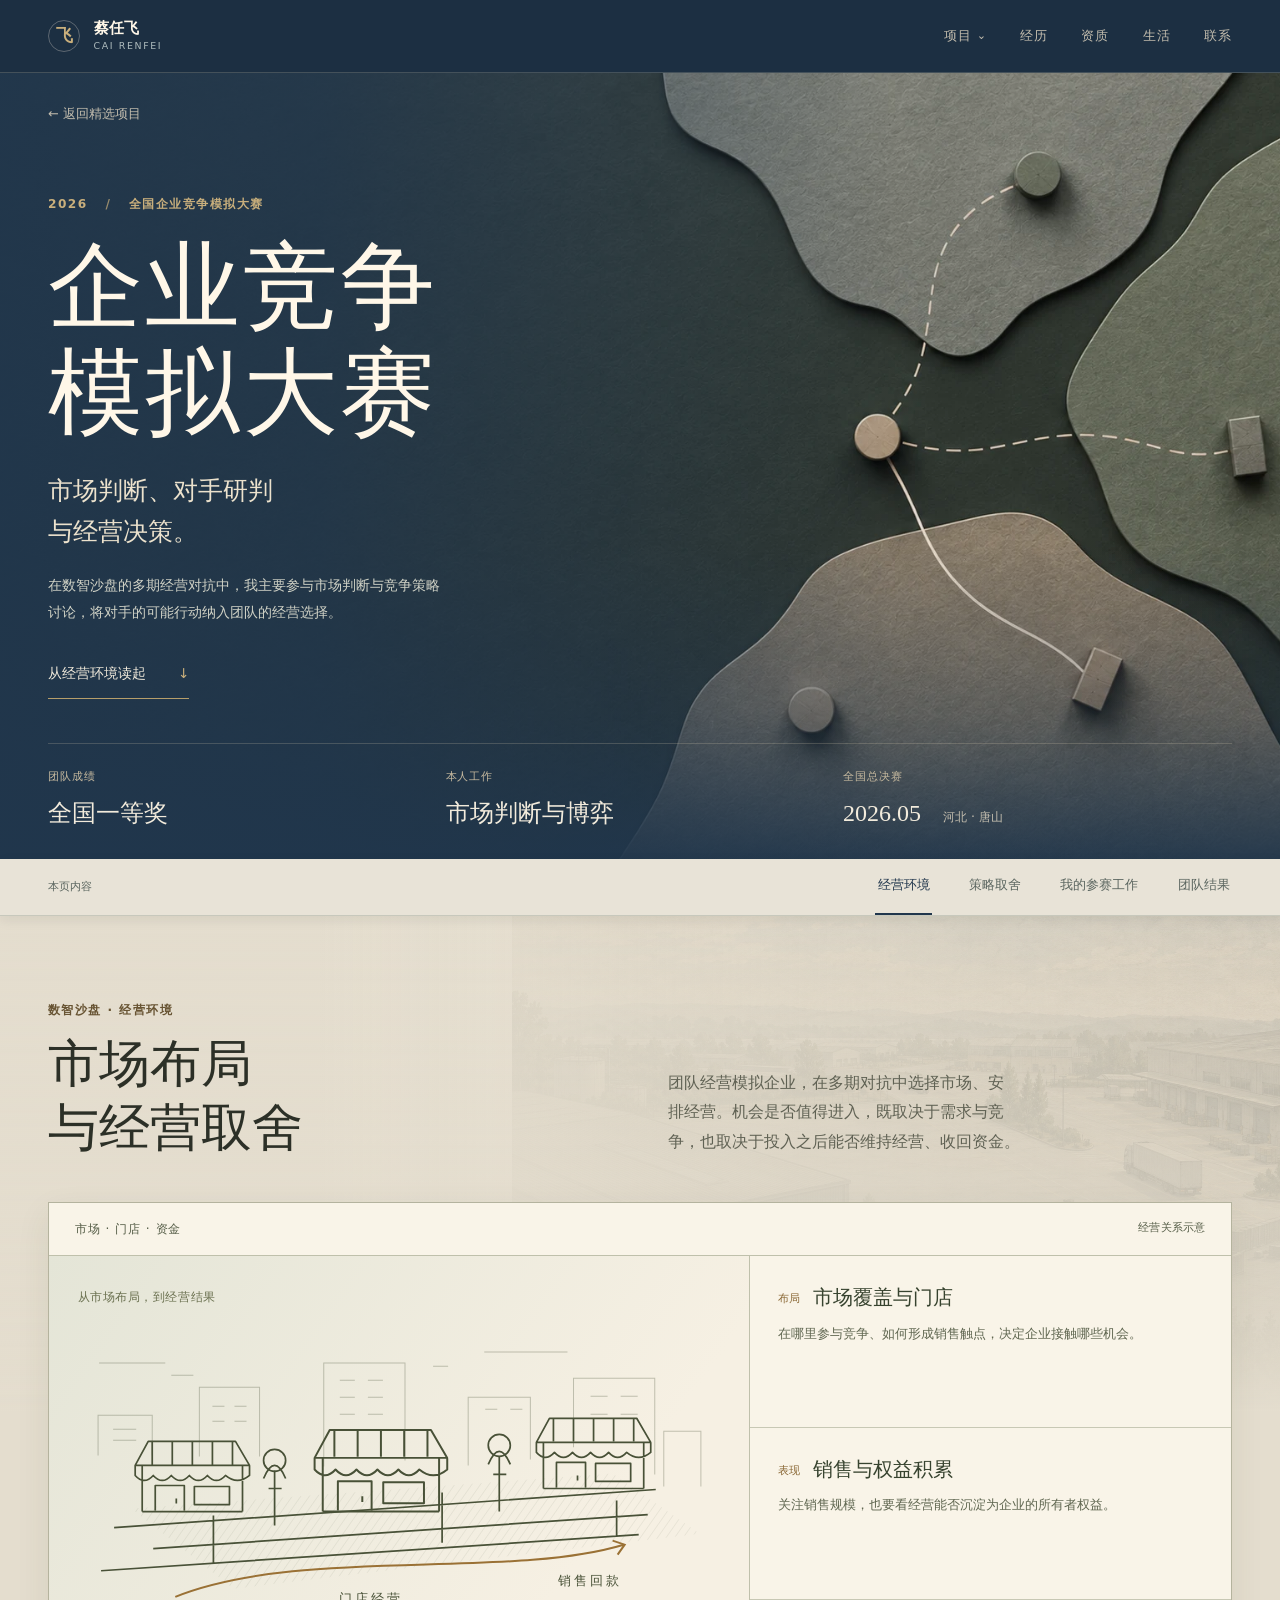
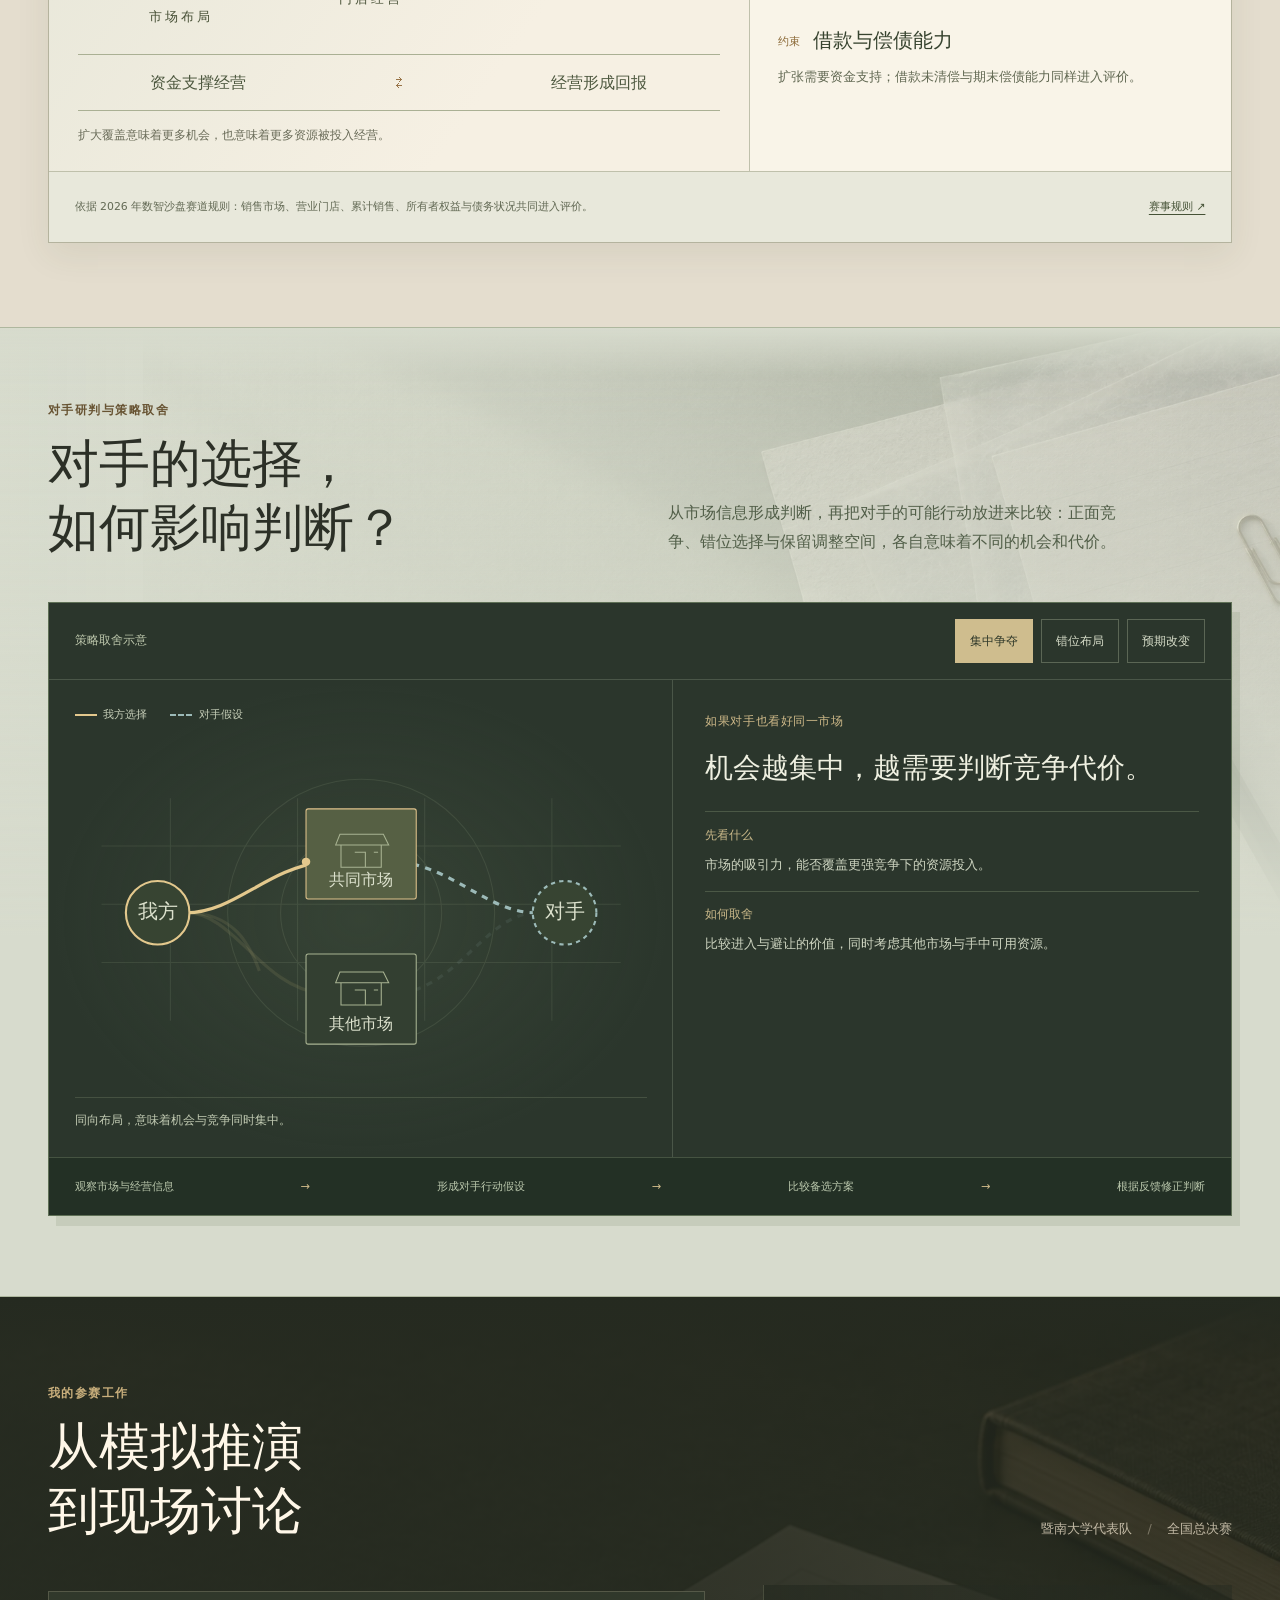
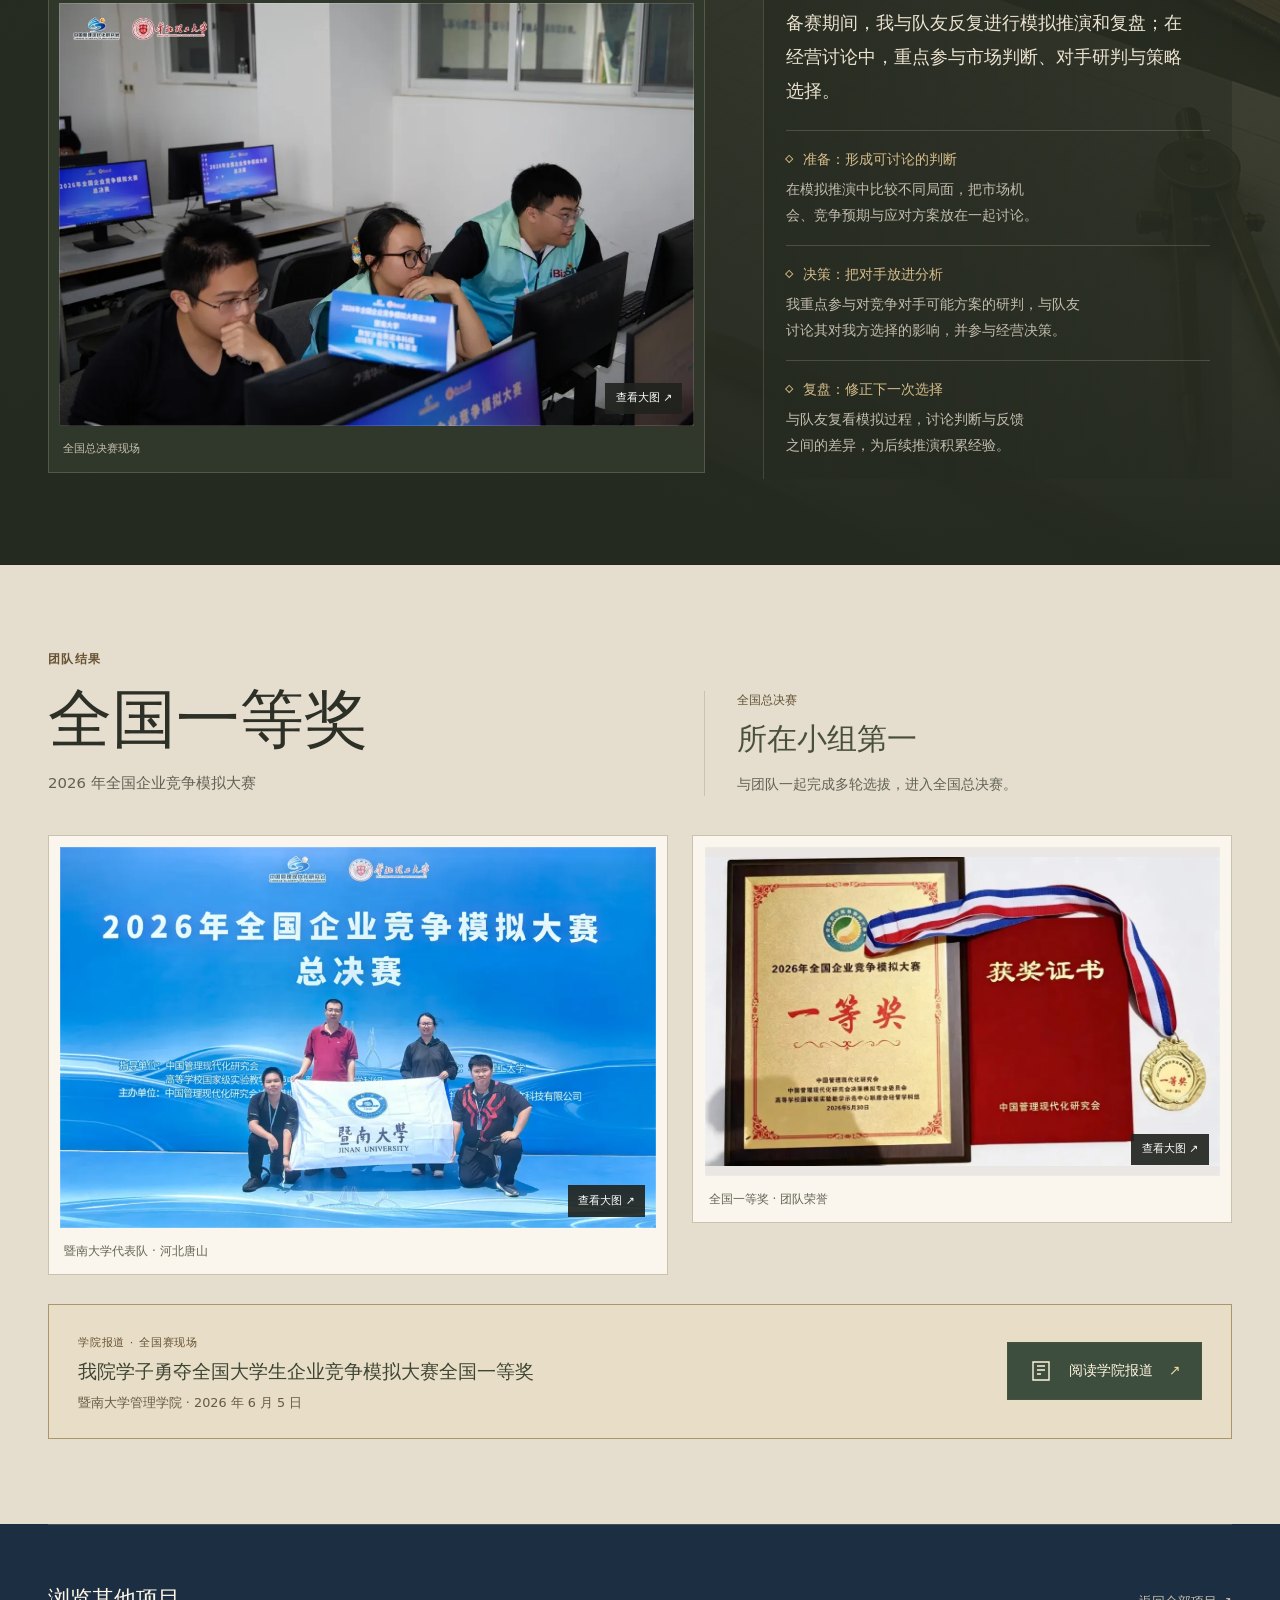
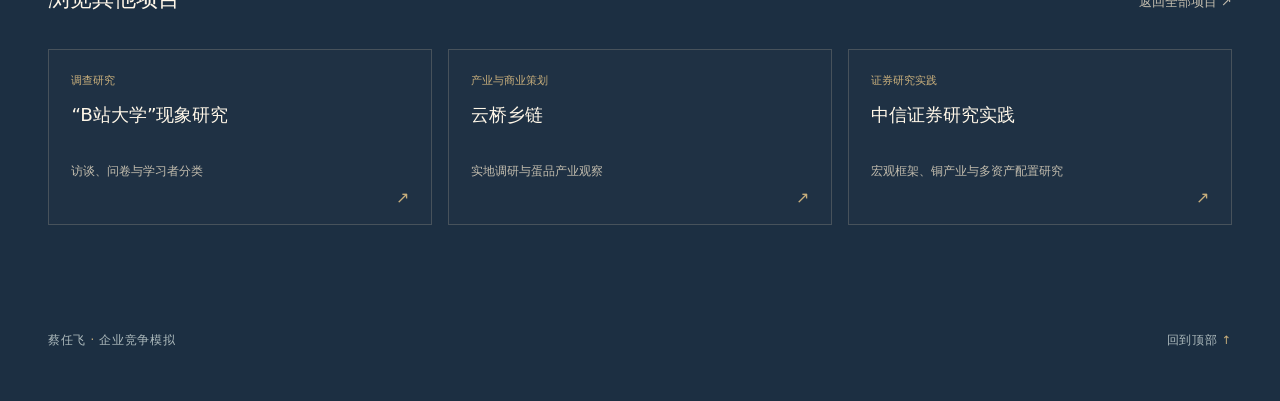
<file: projects/simulation.html>
<!doctype html>
<html lang="zh-CN">
<head>
  <meta charset="utf-8">
  <meta name="viewport" content="width=device-width, initial-scale=1">
  <meta name="robots" content="noindex, nofollow">
  <meta name="referrer" content="no-referrer">
  <meta name="description" content="蔡任飞的企业竞争模拟参赛经历：市场判断、对手研判与经营决策，以及比赛现场与团队结果。">
  <title>企业竞争模拟｜蔡任飞</title>
<!-- BEGIN SOCIAL SHARING -->
<meta property="og:type" content="website">
<meta property="og:locale" content="zh_CN">
<meta property="og:site_name" content="蔡任飞的个人主页">
<meta property="og:title" content="企业竞争模拟｜蔡任飞">
<meta property="og:description" content="蔡任飞的企业竞争模拟参赛经历：市场判断、对手研判与经营决策，以及比赛现场与团队结果。">
<link rel="canonical" href="https://noobyfly.github.io/Personal-Website/projects/simulation.html">
<meta property="og:url" content="https://noobyfly.github.io/Personal-Website/projects/simulation.html">
<meta property="og:image" content="https://noobyfly.github.io/Personal-Website/assets/simulation/market-layout-c2-v1.png">
<meta property="og:image:type" content="image/png">
<meta property="og:image:width" content="1672">
<meta property="og:image:height" content="941">
<meta property="og:image:alt" content="企业竞争模拟项目的市场布局主题画面">
<meta name="twitter:card" content="summary_large_image">
<meta name="twitter:title" content="企业竞争模拟｜蔡任飞">
<meta name="twitter:description" content="蔡任飞的企业竞争模拟参赛经历：市场判断、对手研判与经营决策，以及比赛现场与团队结果。">
<meta name="twitter:image" content="https://noobyfly.github.io/Personal-Website/assets/simulation/market-layout-c2-v1.png">
<meta name="twitter:image:alt" content="企业竞争模拟项目的市场布局主题画面">
<!-- END SOCIAL SHARING -->
  <link rel="icon" type="image/svg+xml" href="../favicon.svg">
  <link rel="stylesheet" href="../styles.css?v=20260928-nav7">
  <link rel="stylesheet" href="../simulation.css?v=20260928-audit8">
  <script src="../simulation.js?v=20260928-copy6" defer></script>
<link rel="stylesheet" href="../project-resources.css?v=20260928-audit8">
<link rel="stylesheet" href="../simulation-atmosphere.css?v=20260928-nav6">
<link rel="stylesheet" href="../chapter-atmosphere-v4.css?v=20260928-audit8">
<link rel="stylesheet" href="../project-navigation.css?v=20260928-nav6">
<script src="../project-navigation.js?v=20260928-nav7" defer></script>
</head>
<body class="sim-page">
  <a class="skip-link" href="#main">跳到正文</a>
  <div class="site-shell" id="top">
    <div class="site-navigation"><header class="site-header page-width">
      <a class="brand" href="../index.html?v=20260928-v4#profile" aria-label="蔡任飞，返回主页"><span class="brand-mark" aria-hidden="true">飞</span><span>蔡任飞<small>CAI RENFEI</small></span></a>
      <nav aria-label="主导航"><div class="nav-projects" data-project-menu>
<button class="nav-project-trigger" type="button" aria-expanded="false" aria-controls="site-project-menu">项目 <span aria-hidden="true">⌄</span></button>
<div class="project-menu" id="site-project-menu" hidden>
<a href="../index.html?v=20260928-nav7#projects" class="project-menu-overview">全部项目 <span aria-hidden="true">↓</span></a>
<a href="zhengda.html?v=20260928-nav7">正大杯 · “B站大学”研究</a>
<a href="yunqiao.html?v=20260928-nav7">云桥乡链 · 产业调研</a>
<a href="simulation.html?v=20260928-nav7" aria-current="page">企业竞争模拟</a>
<a href="citic-research.html?v=20260928-nav7">中信证券研究实践</a>
</div></div><a href="../index.html?v=20260928-v4#experience">经历</a><a href="../index.html?v=20260928-v4#education">资质</a><a href="../index.html?v=20260928-v4#beyond">生活</a><a href="../index.html?v=20260928-v4#contact">联系</a></nav>
    </header></div>
    <main class="sim-main" id="main" tabindex="-1">
      <section class="sim-hero" aria-labelledby="simulation-title">
        <div class="sim-hero-art" aria-hidden="true"><img src="../assets/simulation/market-layout-c2-v1-web.webp" width="1672" height="941" alt="" fetchpriority="high" decoding="async"></div>
        <div class="sim-hero-inner page-width">
          <a class="sim-back" href="../index.html?v=20260928-v4#projects">← 返回精选项目</a>
          <div class="sim-hero-copy">
            <p class="sim-eyebrow">2026 <span aria-hidden="true">/</span> 全国企业竞争模拟大赛</p>
            <h1 id="simulation-title">企业竞争<br>模拟大赛</h1>
            <p class="sim-hero-deck">市场判断、对手研判<br class="sim-desktop-break">与经营决策。</p>
            <p class="sim-hero-intro">在数智沙盘的多期经营对抗中，我主要参与市场判断与竞争策略讨论，将对手的可能行动纳入团队的经营选择。</p>
            <a class="sim-text-link" href="#business">从经营环境读起 <span aria-hidden="true">↓</span></a>
          </div>
        </div>
        <dl class="sim-hero-facts page-width">
          <div><dt>团队成绩</dt><dd>全国一等奖</dd></div>
          <div><dt>本人工作</dt><dd>市场判断与博弈</dd></div>
          <div><dt>全国总决赛</dt><dd>2026.05 <span>河北 · 唐山</span></dd></div>
        </dl>
      </section>

      <nav class="sim-page-index project-toc" aria-label="本页内容" data-project-nav><div class="project-toc-inner page-width"><span class="project-toc-label">本页内容</span><a href="#business">经营环境</a><a href="#choices">策略取舍</a><a href="#participation">我的参赛工作</a><a href="#results">团队结果</a></div></nav>
      <div class="sim-paper">
        
        <section class="sim-section page-width" id="business" aria-labelledby="business-title">
          <header class="sim-section-heading">
            <div><p class="sim-eyebrow">数智沙盘 · 经营环境</p><h2 id="business-title">市场布局<br>与经营取舍</h2></div>
            <p>团队经营模拟企业，在多期对抗中选择市场、安排经营。机会是否值得进入，既取决于需求与竞争，也取决于投入之后能否维持经营、收回资金。</p>
          </header>
          <figure class="sim-market-sheet" aria-labelledby="market-sheet-caption">
            <figcaption id="market-sheet-caption"><span>市场 · 门店 · 资金</span><span>经营关系示意</span></figcaption>
            <div class="sim-market-spread">
              <div class="sim-street-view">
                <p class="sim-sheet-kicker">从市场布局，到经营结果</p>
                <svg class="sim-street-drawing" viewBox="0 0 640 310" role="img" aria-label="门店与市场连接示意：市场布局带来经营机会，也需要资金支撑。">
                  <defs>
                    <pattern id="sim-hatch" width="7" height="7" patternUnits="userSpaceOnUse" patternTransform="rotate(35)"><path d="M0 0V7" stroke="currentColor" stroke-opacity=".14" stroke-width="1"/></pattern>
                    <g id="sim-store"><path d="M0 74V28h100v46M-7 28l13-24h87l14 24zM-7 28v10q9 10 18 0 9 10 18 0 9 10 18 0 9 10 18 0 9 10 18 0 12 10 24 0V28M10 5v22m20-22v22m20-22v22m20-22v22m20-22v22M13 73V48h29v25M52 49h35v18H52zM34 61v5M0 74h100"/></g>
                  </defs>
                  <g class="sim-street-sky" fill="none" stroke="currentColor" stroke-width="1"><path d="M20 131V91h54v40m-39-26h23m-23 11h23M121 132V63h60v69m-47-50h12m10 0h12m-34 15h12m10 0h12M245 142V39h81v97m-65-80h15m13 0h15m-43 17h15m13 0h15m-43 17h15m13 0h15M389 141V73h62v62m-45-50h12m13 0h12M494 123V54h81v96m-64-78h17m13 0h17m-47 18h17m13 0h17M584 162V107h37v55"/><path d="M21 39h66m318-11h83M93 51h22m239-9h15"/></g>
                  <path fill="url(#sim-hatch)" d="M53 184l480-35 87 60-465 55z"/>
                  <g class="sim-shop-ink" fill="none" stroke="currentColor" stroke-width="1.7" stroke-linejoin="round"><use href="#sim-store" transform="translate(64 113)"/><use href="#sim-store" transform="translate(244 101) scale(1.16)"/><use href="#sim-store" transform="translate(464 90)"/><path d="M36 203l540-38M75 224l493-34M23 246l536-36M135 191v47m228-70v50m174-42v36"/><path d="M196 146v55m-11-47q11-26 22 0m-17 10h13M420 132v55m-11-47q11-26 22 0m-17 10h13"/><circle cx="196" cy="136" r="11"/><circle cx="420" cy="121" r="11"/></g>
                  <g class="sim-street-route" fill="none" stroke="currentColor" stroke-width="2"><path d="M97 272C221 222 428 255 544 220"/><path d="m533 216 12 4-7 10"/></g>
                  <g fill="currentColor" font-size="13" letter-spacing="3"><text x="71" y="296">市场布局</text><text x="260" y="278">门店经营</text><text x="479" y="260">销售回款</text></g>
                </svg>
                <div class="sim-capital-cycle"><span>资金支撑经营</span><span aria-hidden="true">⇄</span><span>经营形成回报</span></div>
                <p class="sim-street-note">扩大覆盖意味着更多机会，也意味着更多资源被投入经营。</p>
              </div>
              <dl class="sim-operating-ledger">
                <div><dt><span>布局</span>市场覆盖与门店</dt><dd>在哪里参与竞争、如何形成销售触点，决定企业接触哪些机会。</dd></div>
                <div><dt><span>表现</span>销售与权益积累</dt><dd>关注销售规模，也要看经营能否沉淀为企业的所有者权益。</dd></div>
                <div><dt><span>约束</span>借款与偿债能力</dt><dd>扩张需要资金支持；借款未清偿与期末偿债能力同样进入评价。</dd></div>
              </dl>
            </div>
            <div class="sim-rules-source"><p>依据 2026 年数智沙盘赛道规则：销售市场、营业门店、累计销售、所有者权益与债务状况共同进入评价。</p><a href="https://www.ibizsim.cn/main/news/275" target="_blank" rel="noopener noreferrer">赛事规则 ↗</a></div>
          </figure>
        </section>

        <section class="sim-strategy-section" id="choices" aria-labelledby="choices-title">
          <div class="page-width">
            <header class="sim-section-heading"><div><p class="sim-eyebrow">对手研判与策略取舍</p><h2 id="choices-title">对手的选择，<br>如何影响判断？</h2></div><p>从市场信息形成判断，再把对手的可能行动放进来比较：正面竞争、错位选择与保留调整空间，各自意味着不同的机会和代价。</p></header>
            <div class="sim-strategy-workbench" data-scenario="contest">
              <div class="sim-scenario-controls"><p>策略取舍示意</p><div class="sim-scenario-buttons" role="group" aria-label="选择竞争情景"><button type="button" data-scenario-select="contest" aria-pressed="true" aria-controls="sim-scenario-detail">集中争夺</button><button type="button" data-scenario-select="diverge" aria-pressed="false" aria-controls="sim-scenario-detail">错位布局</button><button type="button" data-scenario-select="adapt" aria-pressed="false" aria-controls="sim-scenario-detail">预期改变</button></div></div>
              <div class="sim-scenario-layout">
                <figure class="sim-strategy-diagram"><div class="sim-strategy-legend"><span><i aria-hidden="true"></i>我方选择</span><span><i aria-hidden="true"></i>对手假设</span></div>
                  <svg viewBox="0 0 540 326" role="img" aria-labelledby="sim-strategy-svg-title sim-strategy-svg-desc">
                    <title id="sim-strategy-svg-title">不同竞争情景下的市场选择</title><desc id="sim-strategy-svg-desc">我方与对手同时指向同一市场，形成正面竞争。</desc>
                    <g class="sim-diagram-grid" stroke="currentColor" fill="none"><path d="M25 100H515M25 155H515M25 210H515M90 55V265M210 55V265M330 55V265M450 55V265"/><circle cx="270" cy="163" r="126"/><circle cx="270" cy="163" r="76"/></g>
                    <path class="sim-link sim-link-own-contest" d="M105 163C150 163 180 122 233 115"/><path class="sim-link sim-link-own-diverge" d="M105 163C150 163 176 233 232 239"/><path class="sim-link sim-link-own-adapt" d="M105 163C150 163 165 193 174 218"/>
                    <path class="sim-link sim-link-rival" d="M435 163C390 163 360 122 307 115"/><path class="sim-link sim-link-rival-shift" d="M435 163C390 163 362 232 307 239"/>
                    <g class="sim-market-node sim-market-primary"><rect x="218" y="65" width="104" height="85" rx="2"/><path d="M250 89h41l5 10h-50zM251 99v21h38V99m-25 7h10v14m8-14h4"/><text x="270" y="137">共同市场</text></g>
                    <g class="sim-market-node sim-market-alternative"><rect x="218" y="202" width="104" height="85" rx="2"/><path d="M250 219h41l5 10h-50zM251 229v21h38v-21m-25 7h10v14m8-14h4"/><text x="270" y="273">其他市场</text></g>
                    <g class="sim-player sim-player-own"><circle cx="78" cy="163" r="30"/><text x="78" y="168">我方</text></g><g class="sim-player sim-player-rival"><circle cx="462" cy="163" r="30"/><text x="462" y="168">对手</text></g>
                    <g class="sim-reserve"><rect x="120" y="224" width="78" height="35" rx="2"/><text x="159" y="247">调整空间</text></g>
                    <circle class="sim-route-end" cx="218" cy="115" r="4"/>
                  </svg>
                  <figcaption id="sim-diagram-caption">同向布局，意味着机会与竞争同时集中。</figcaption>
                </figure>
                <div class="sim-scenario-detail" id="sim-scenario-detail" aria-live="polite" aria-atomic="true">
                  <p class="sim-sheet-kicker">如果对手也看好同一市场</p><h3>机会越集中，越需要判断竞争代价。</h3>
                  <dl><div><dt>先看什么</dt><dd>市场的吸引力，能否覆盖更强竞争下的资源投入。</dd></div><div><dt>如何取舍</dt><dd>比较进入与避让的价值，同时考虑其他市场与手中可用资源。</dd></div></dl>
                  <p class="sim-scenario-question" hidden></p>
                </div>
              </div>
              <div class="sim-judgment-cycle"><span>观察市场与经营信息</span><b aria-hidden="true">→</b><span>形成对手行动假设</span><b aria-hidden="true">→</b><span>比较备选方案</span><b aria-hidden="true">→</b><span>根据反馈修正判断</span></div>
            </div>
            
          </div>
        </section>
      </div>

      <section class="sim-field-section" id="participation" aria-labelledby="participation-title">
        <svg class="sim-field-trace" viewBox="0 0 440 620" aria-hidden="true" focusable="false"><g fill="none" stroke="currentColor"><path d="M180 15V108C180 159 44 170 44 236V340C44 420 274 404 274 479V603"/><path d="M180 108C180 160 394 167 394 236V340C394 420 274 404 274 479"/><path d="M180 108V300C180 382 274 404 274 479" stroke-dasharray="3 9"/><path d="M180 300C111 300 94 493 160 531" opacity=".5"/></g><g fill="currentColor"><circle cx="180" cy="108" r="6"/><circle cx="44" cy="277" r="4"/><circle cx="180" cy="300" r="4"/><circle cx="394" cy="277" r="4"/><circle cx="274" cy="479" r="6"/></g></svg>
        <div class="page-width">
          <header class="sim-field-heading"><div><p class="sim-eyebrow">我的参赛工作</p><h2 id="participation-title">从模拟推演<br>到现场讨论</h2></div><p>暨南大学代表队 <span aria-hidden="true">/</span> 全国总决赛</p></header>
          <div class="sim-field-grid">
            <figure class="sim-field-photo">
              <button class="sim-photo-button" type="button" data-photo="../assets/simulation/competition-floor.png" data-photo-caption="全国企业竞争模拟大赛比赛现场" aria-label="放大查看比赛现场照片"><img src="../assets/simulation/competition-floor.png" width="1080" height="720" alt="参赛队员在电脑前共同讨论与操作的比赛现场。" loading="lazy" decoding="async"><span class="sim-photo-expand" aria-hidden="true">查看大图 ↗</span></button>
              <figcaption><span>全国总决赛现场</span></figcaption>
            </figure>
            <div class="sim-field-copy">
              <p class="sim-field-intro">备赛期间，我与队友反复进行模拟推演和复盘；在经营讨论中，重点参与市场判断、对手研判与策略选择。</p>
              <div class="sim-field-note"><h3>准备：形成可讨论的判断</h3><p>在模拟推演中比较不同局面，把市场机会、竞争预期与应对方案放在一起讨论。</p></div>
              <div class="sim-field-note"><h3>决策：把对手放进分析</h3><p>我重点参与对竞争对手可能方案的研判，与队友讨论其对我方选择的影响，并参与经营决策。</p></div>
              <div class="sim-field-note"><h3>复盘：修正下一次选择</h3><p>与队友复看模拟过程，讨论判断与反馈之间的差异，为后续推演积累经验。</p></div>
            </div>
          </div>
          
        </div>
      </section>

      <section class="sim-paper sim-results-section" id="results" aria-labelledby="results-title">
        <div class="page-width">
          <header class="sim-results-heading">
            <div><p class="sim-eyebrow">团队结果</p><h2 id="results-title">全国一等奖</h2><p class="sim-results-subtitle">2026 年全国企业竞争模拟大赛</p></div>
            <div class="sim-result-detail"><span>全国总决赛</span><strong>所在小组第一</strong><p>与团队一起完成多轮选拔，进入全国总决赛。</p></div>
          </header>
          <div class="sim-gallery">
            <figure>
              <button class="sim-photo-button" type="button" data-photo="../assets/simulation/finals-team.png" data-photo-caption="暨南大学代表队合影" aria-label="放大查看代表队合影"><img src="../assets/simulation/finals-team.png" width="1080" height="690" alt="暨南大学代表队在全国总决赛背景板前的合影。" loading="lazy" decoding="async"><span class="sim-photo-expand" aria-hidden="true">查看大图 ↗</span></button>
              <figcaption>暨南大学代表队 · 河北唐山</figcaption>
            </figure>
            <figure>
              <button class="sim-photo-button sim-award-photo" type="button" data-photo="../assets/simulation/national-award.png" data-photo-caption="全国一等奖奖牌与奖状" aria-label="放大查看全国一等奖奖牌与奖状"><img src="../assets/simulation/national-award.png" width="1080" height="647" alt="2026 年全国企业竞争模拟大赛一等奖奖状、证书封套与奖牌。" loading="lazy" decoding="async"><span class="sim-photo-expand" aria-hidden="true">查看大图 ↗</span></button>
              <figcaption>全国一等奖 · 团队荣誉</figcaption>
            </figure>
          </div>
          <div class="sim-source-strip"><div><p class="sim-report-kicker">学院报道 · 全国赛现场</p><p class="sim-report-title">我院学子勇夺全国大学生企业竞争模拟大赛全国一等奖</p><p>暨南大学管理学院 · 2026 年 6 月 5 日</p></div><a href="https://mp.weixin.qq.com/s/Fyd7AcgWBiObRUgwRWMDag" target="_blank" rel="noopener noreferrer"><svg viewBox="0 0 24 24" aria-hidden="true"><path d="M4 3h16v18H4zM8 7h8M8 11h8M8 15h4"/></svg>阅读学院报道 <span aria-hidden="true">↗</span></a></div>
          
        </div>
      </section>
      <section class="project-directory page-width" aria-labelledby="project-directory-title">
      <div class="project-directory-heading"><h2 id="project-directory-title">浏览其他项目</h2><a href="../index.html?v=20260928-v4#projects">返回全部项目 <span aria-hidden="true">↗</span></a></div>
      <div class="project-directory-grid">
      <a class="directory-card directory-zhengda" href="zhengda.html?v=20260928-v4"><span class="directory-label">调查研究</span><h3>“B站大学”现象研究</h3><p>访谈、问卷与学习者分类</p><span class="directory-arrow" aria-hidden="true">↗</span></a>
      <a class="directory-card directory-yunqiao" href="yunqiao.html?v=20260928-v4"><span class="directory-label">产业与商业策划</span><h3>云桥乡链</h3><p>实地调研与蛋品产业观察</p><span class="directory-arrow" aria-hidden="true">↗</span></a>
      <a class="directory-card directory-citic-research" href="citic-research.html?v=20260928-v4"><span class="directory-label">证券研究实践</span><h3>中信证券研究实践</h3><p>宏观框架、铜产业与多资产配置研究</p><span class="directory-arrow" aria-hidden="true">↗</span></a>
      </div>
    </section>
    </main>
    <footer class="site-footer page-width"><p>蔡任飞 <span>·</span> 企业竞争模拟</p><div class="sim-footer-actions"><a href="#top">回到顶部 <span aria-hidden="true">↑</span></a></div></footer>
  </div>
  <dialog class="sim-lightbox" id="sim-lightbox" aria-label="照片大图"><div class="sim-lightbox-inner"><button type="button" class="sim-lightbox-close" aria-label="关闭大图">关闭 ×</button><img id="sim-lightbox-image" alt=""><p id="sim-lightbox-caption"></p></div></dialog>
</body>
</html>
</file>
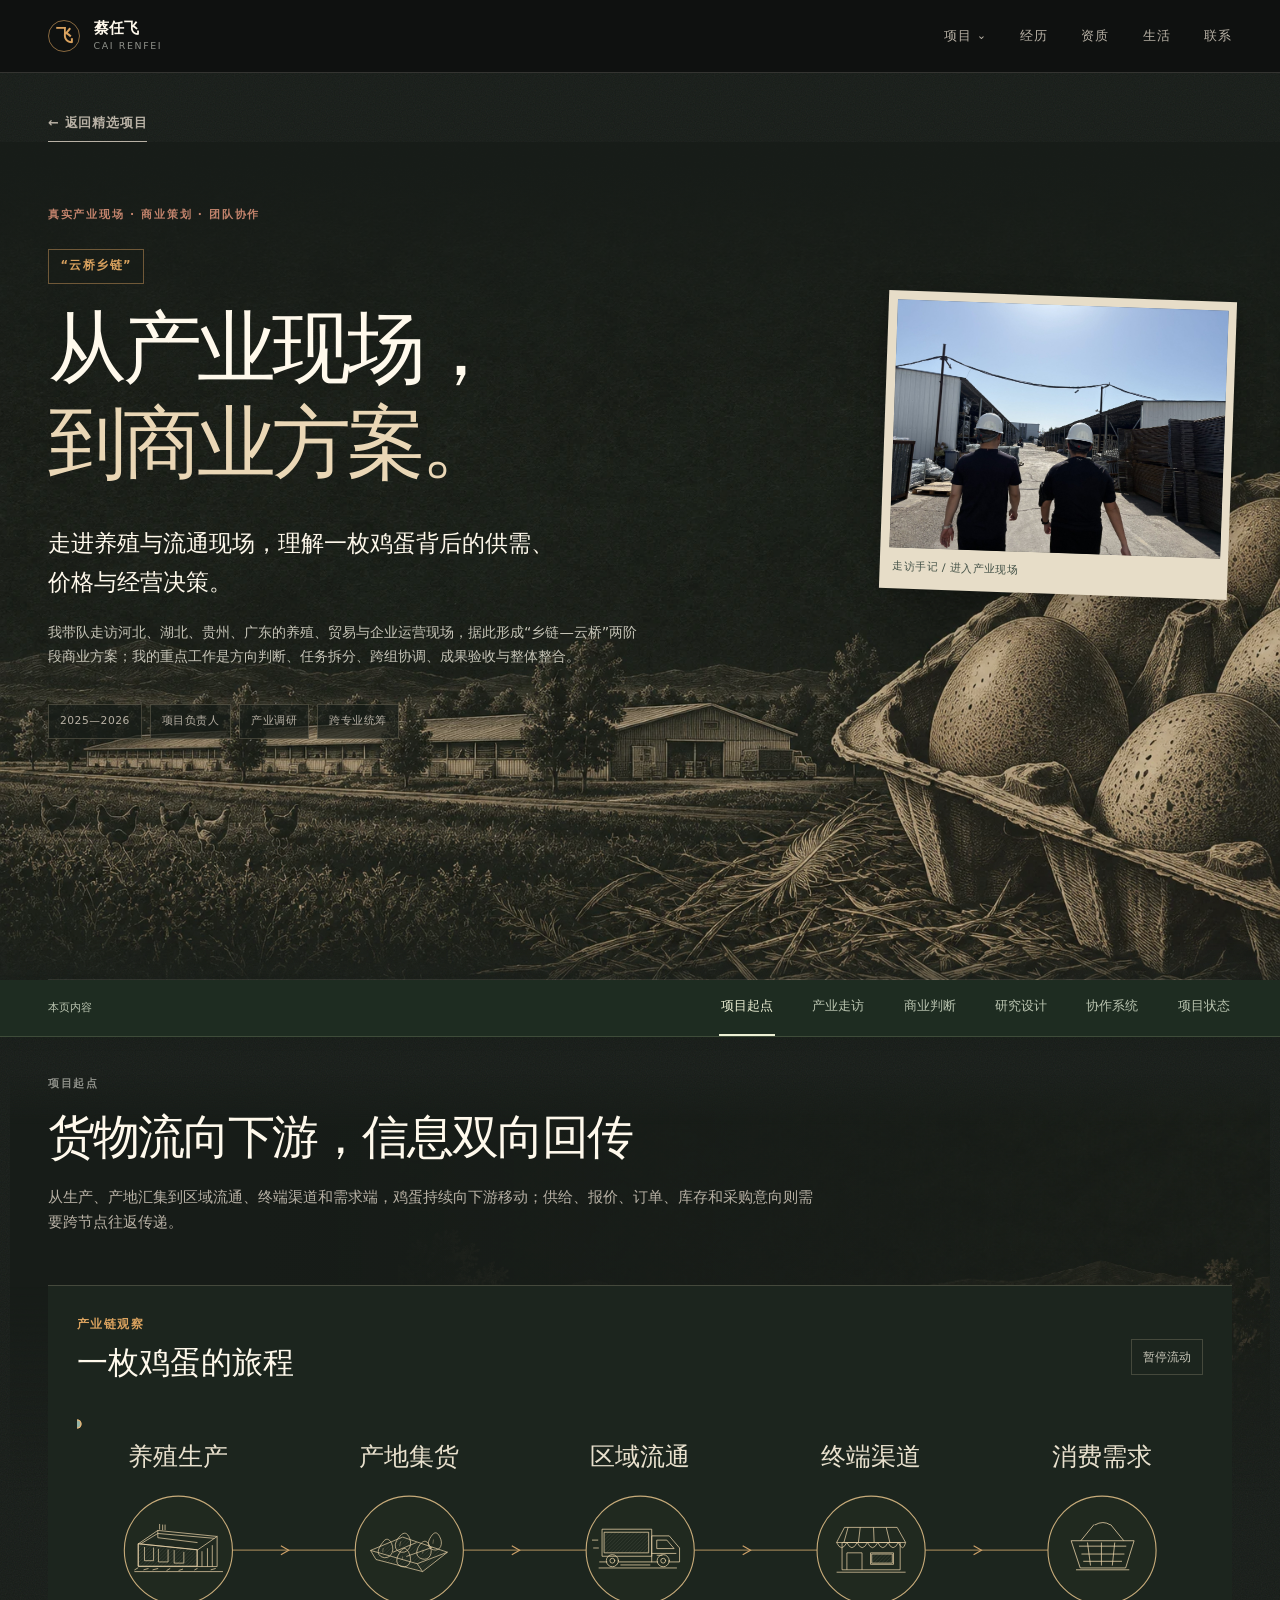
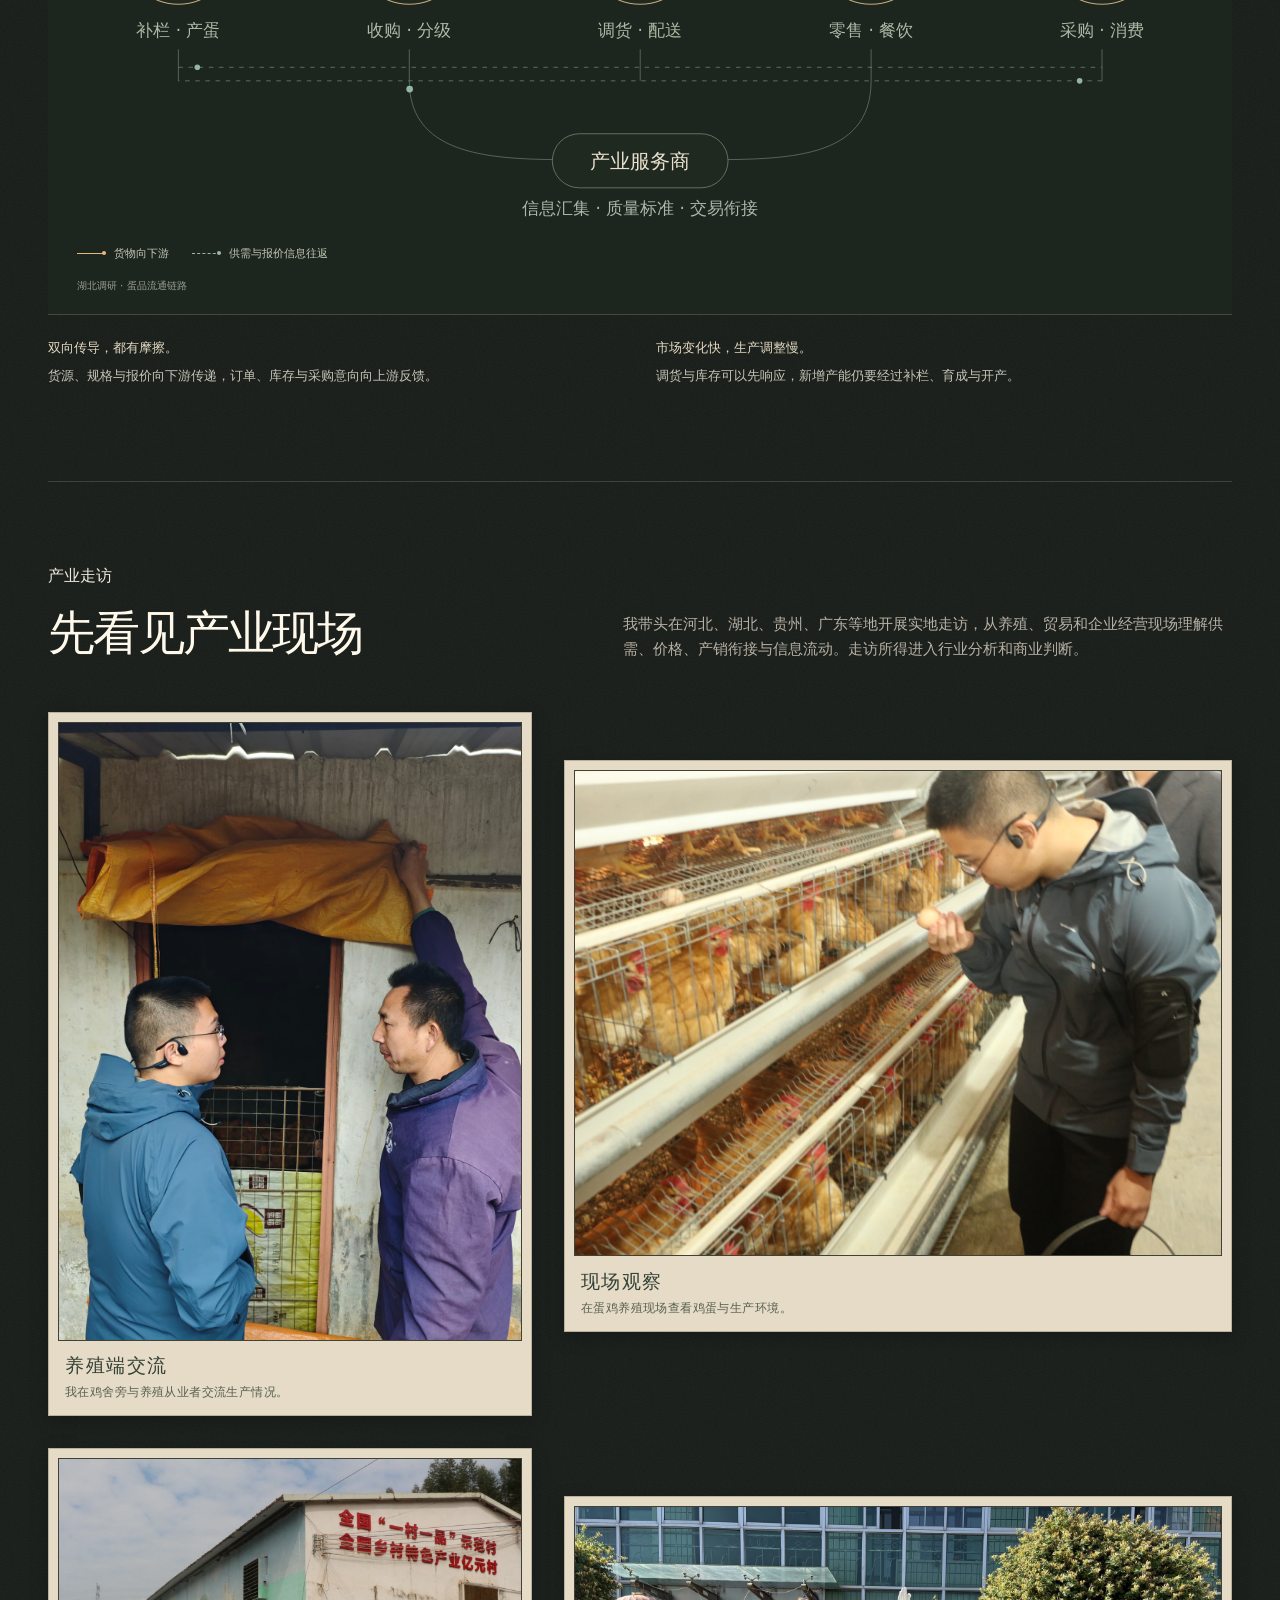
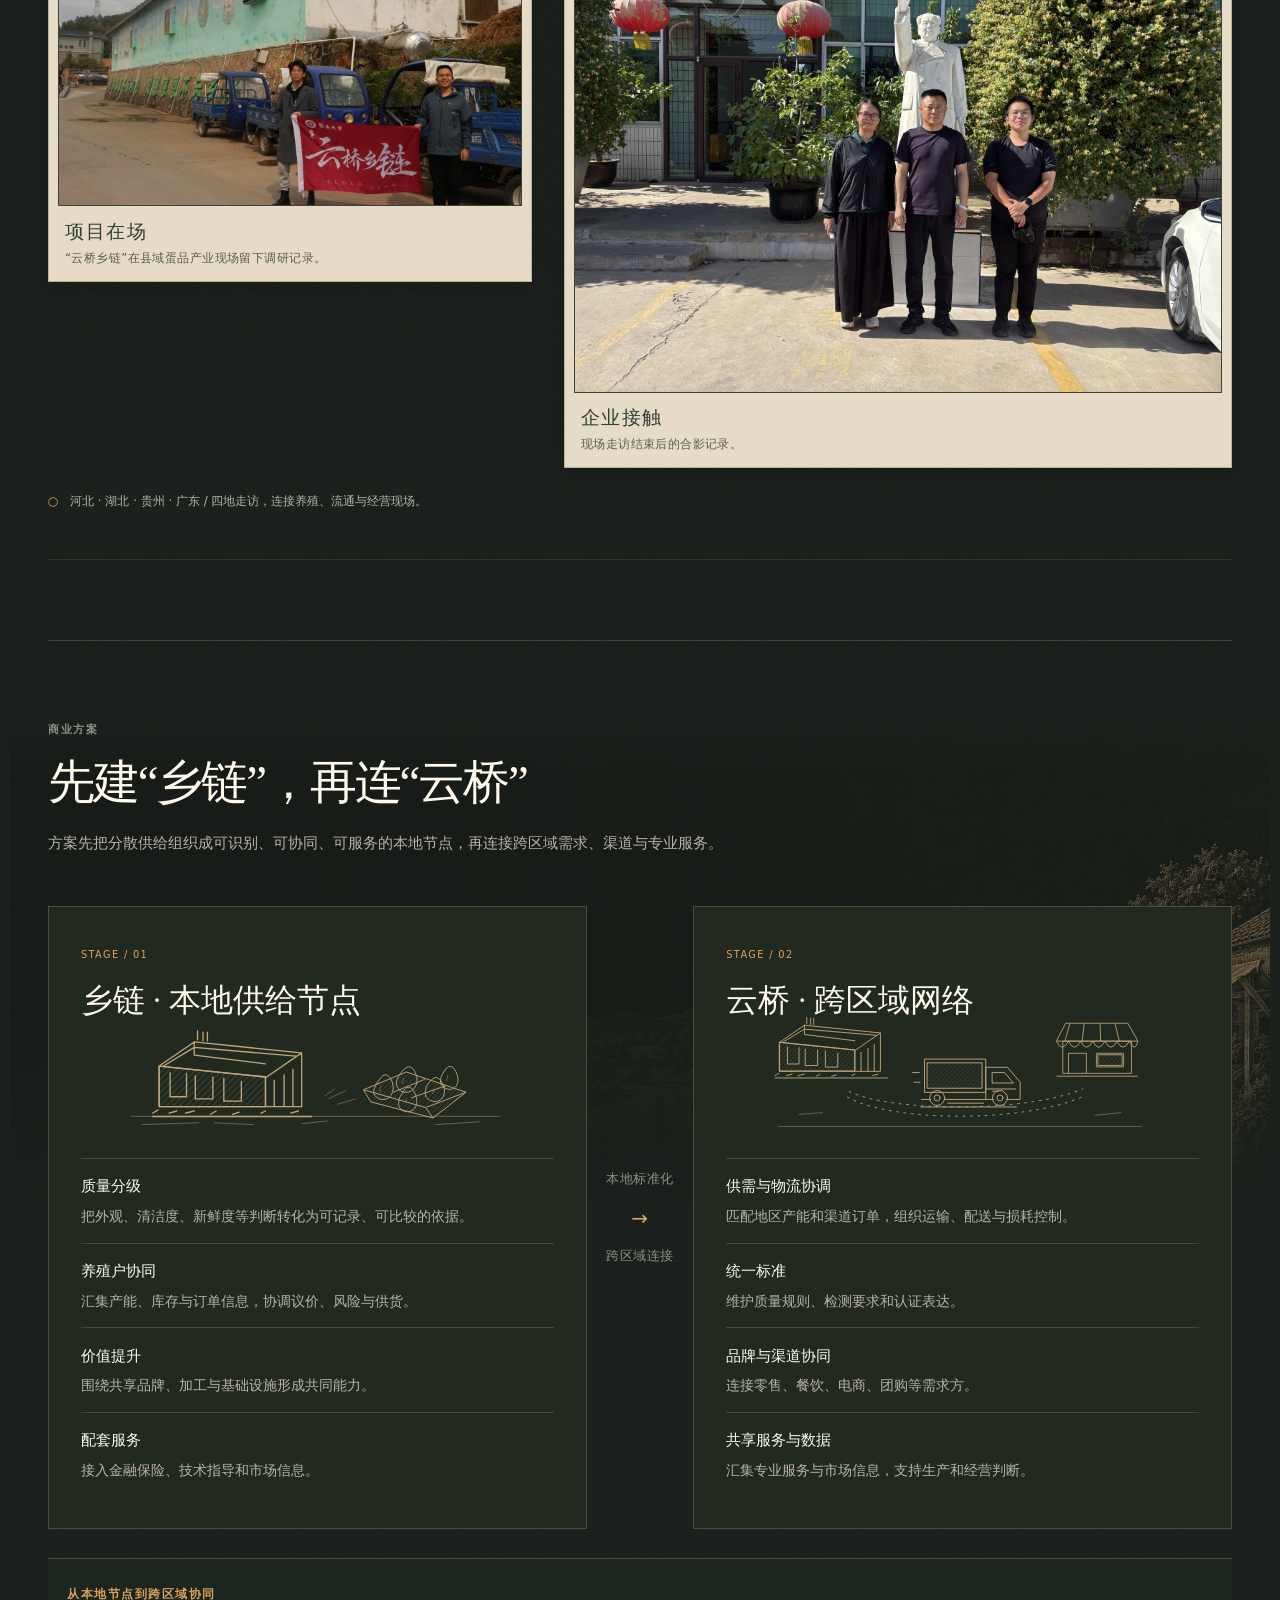
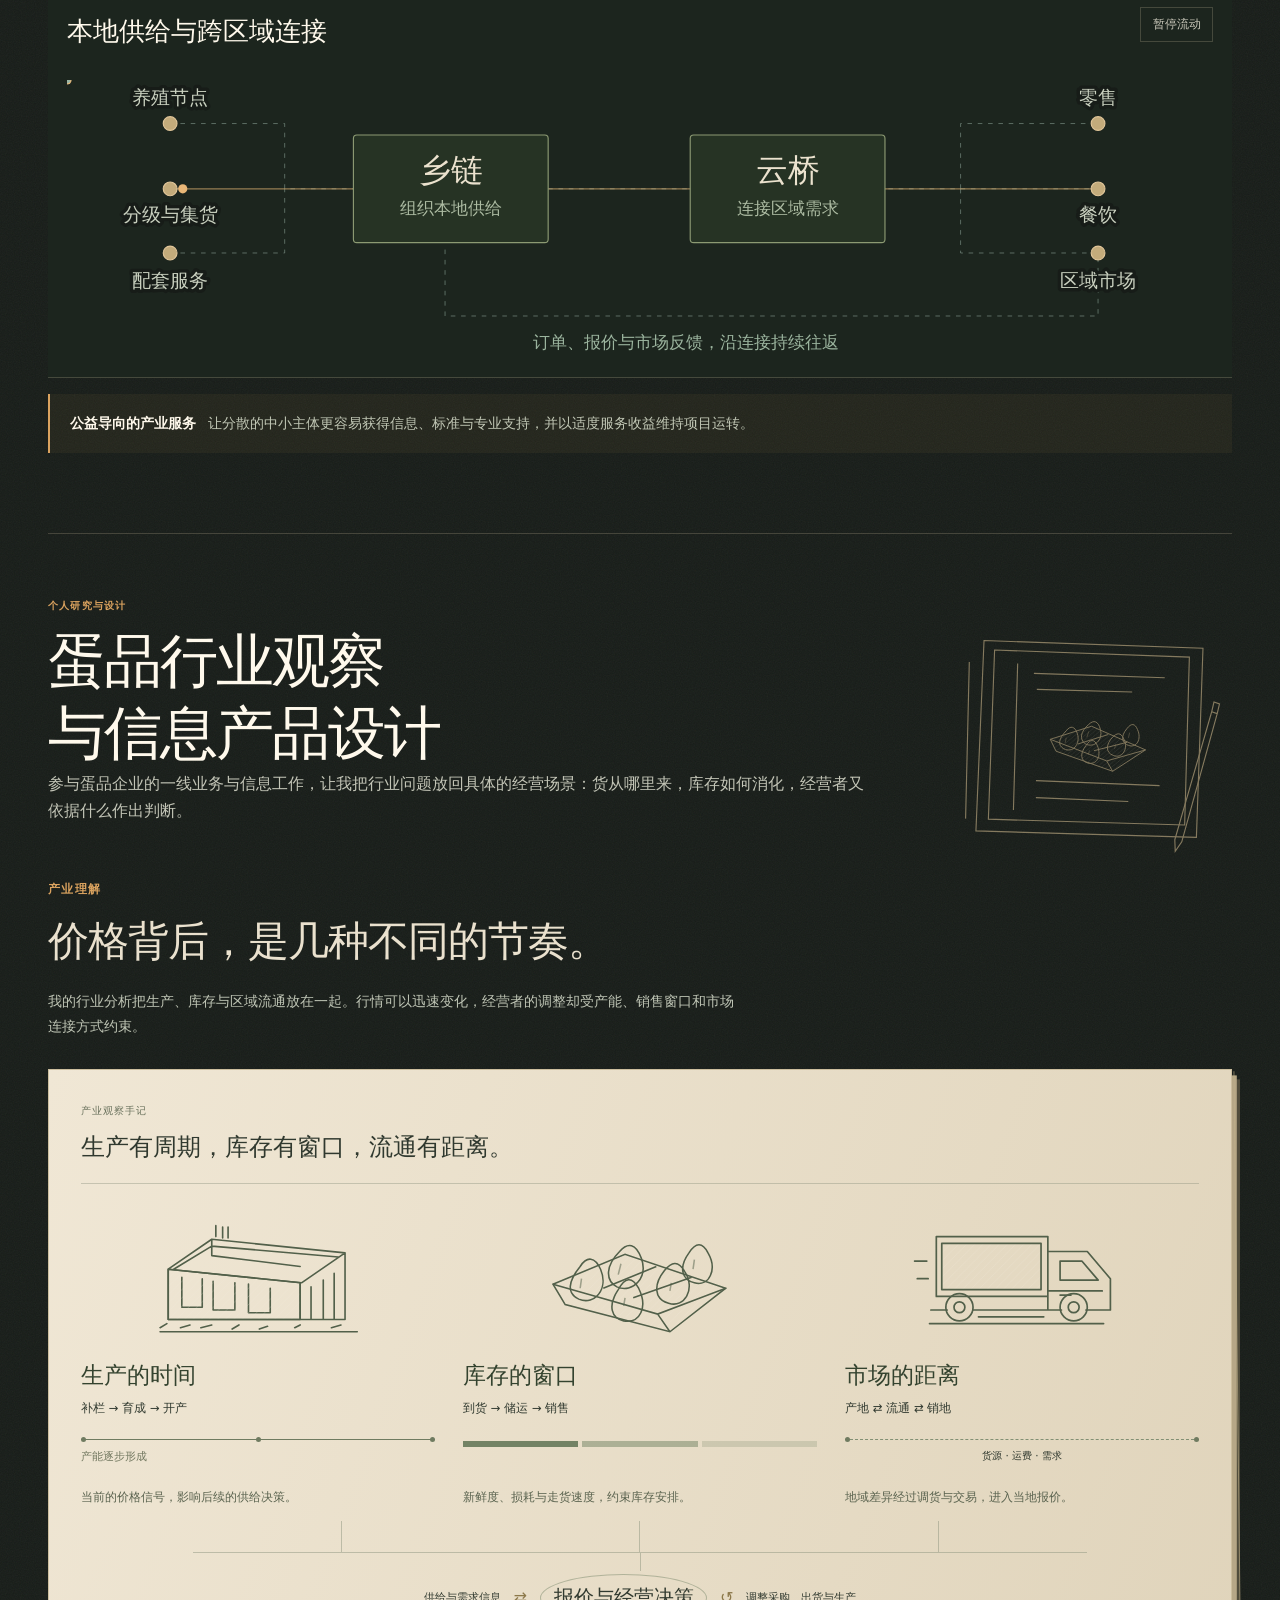
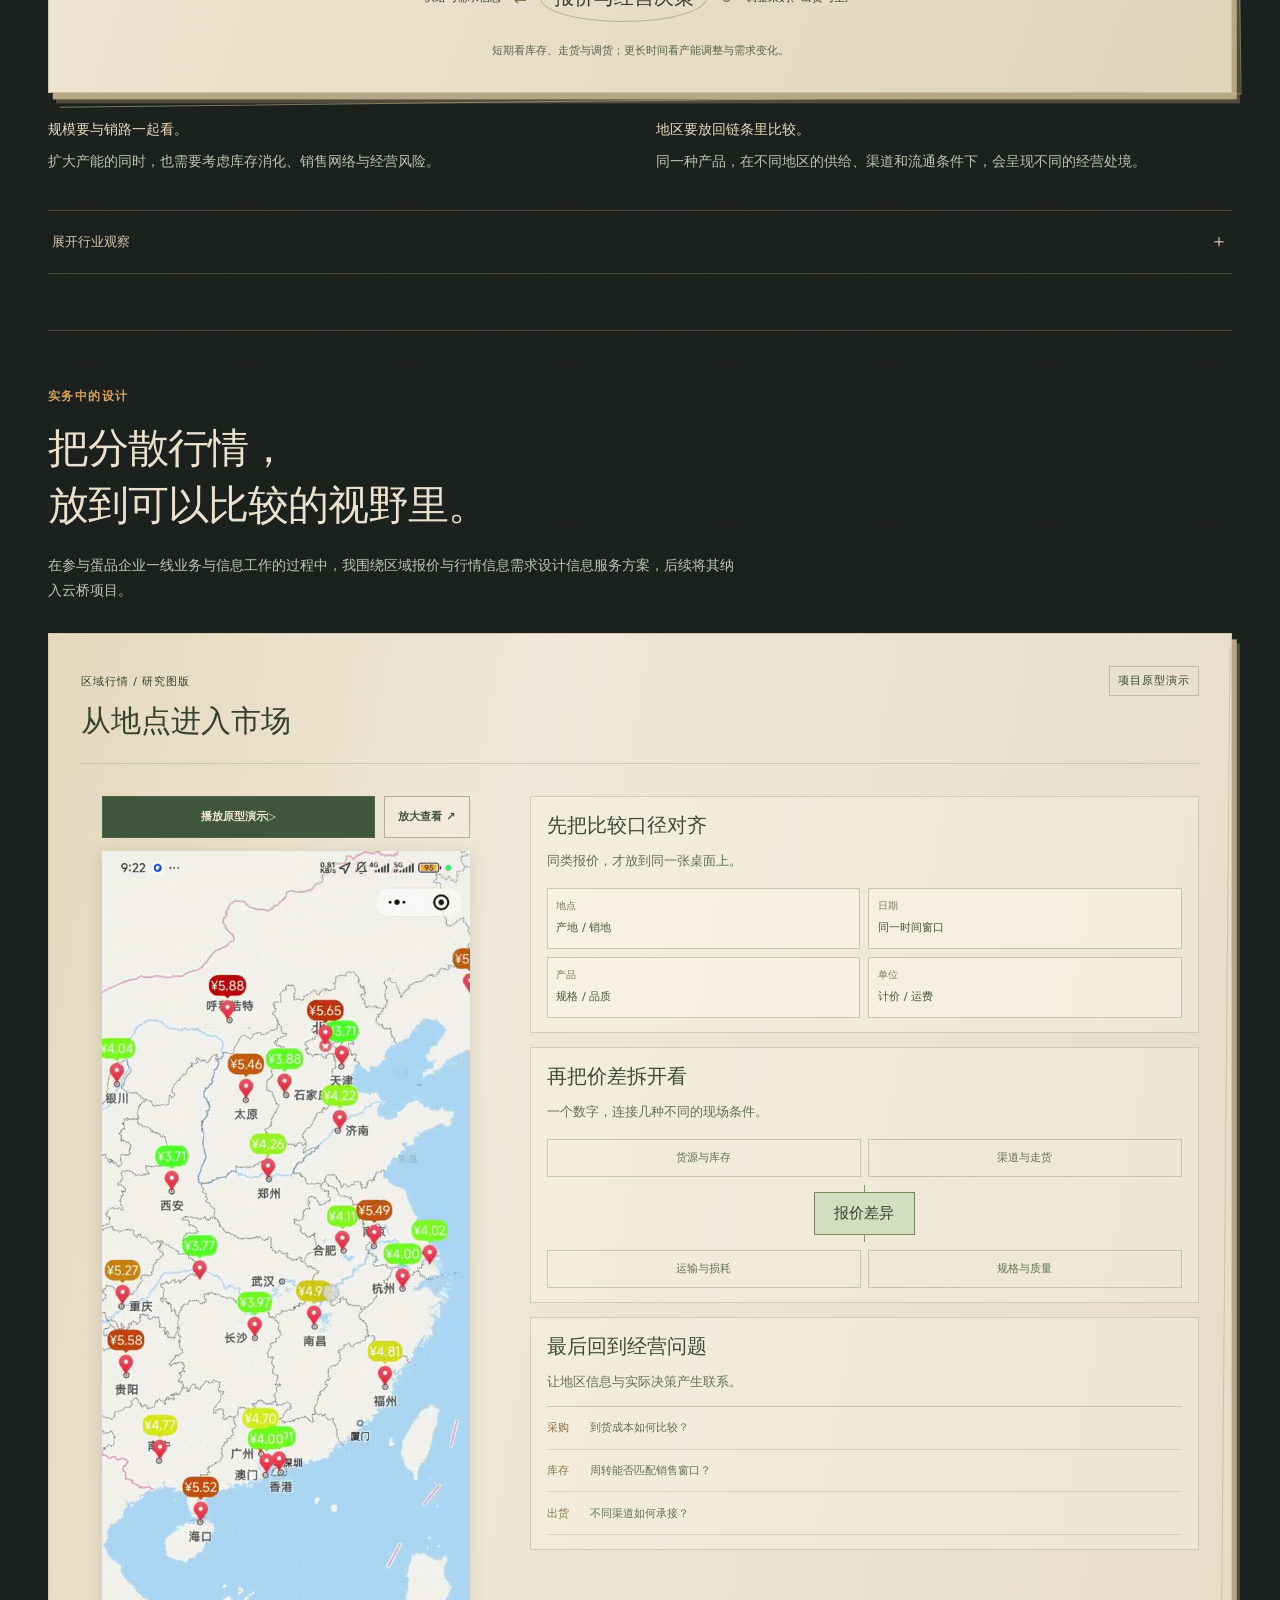
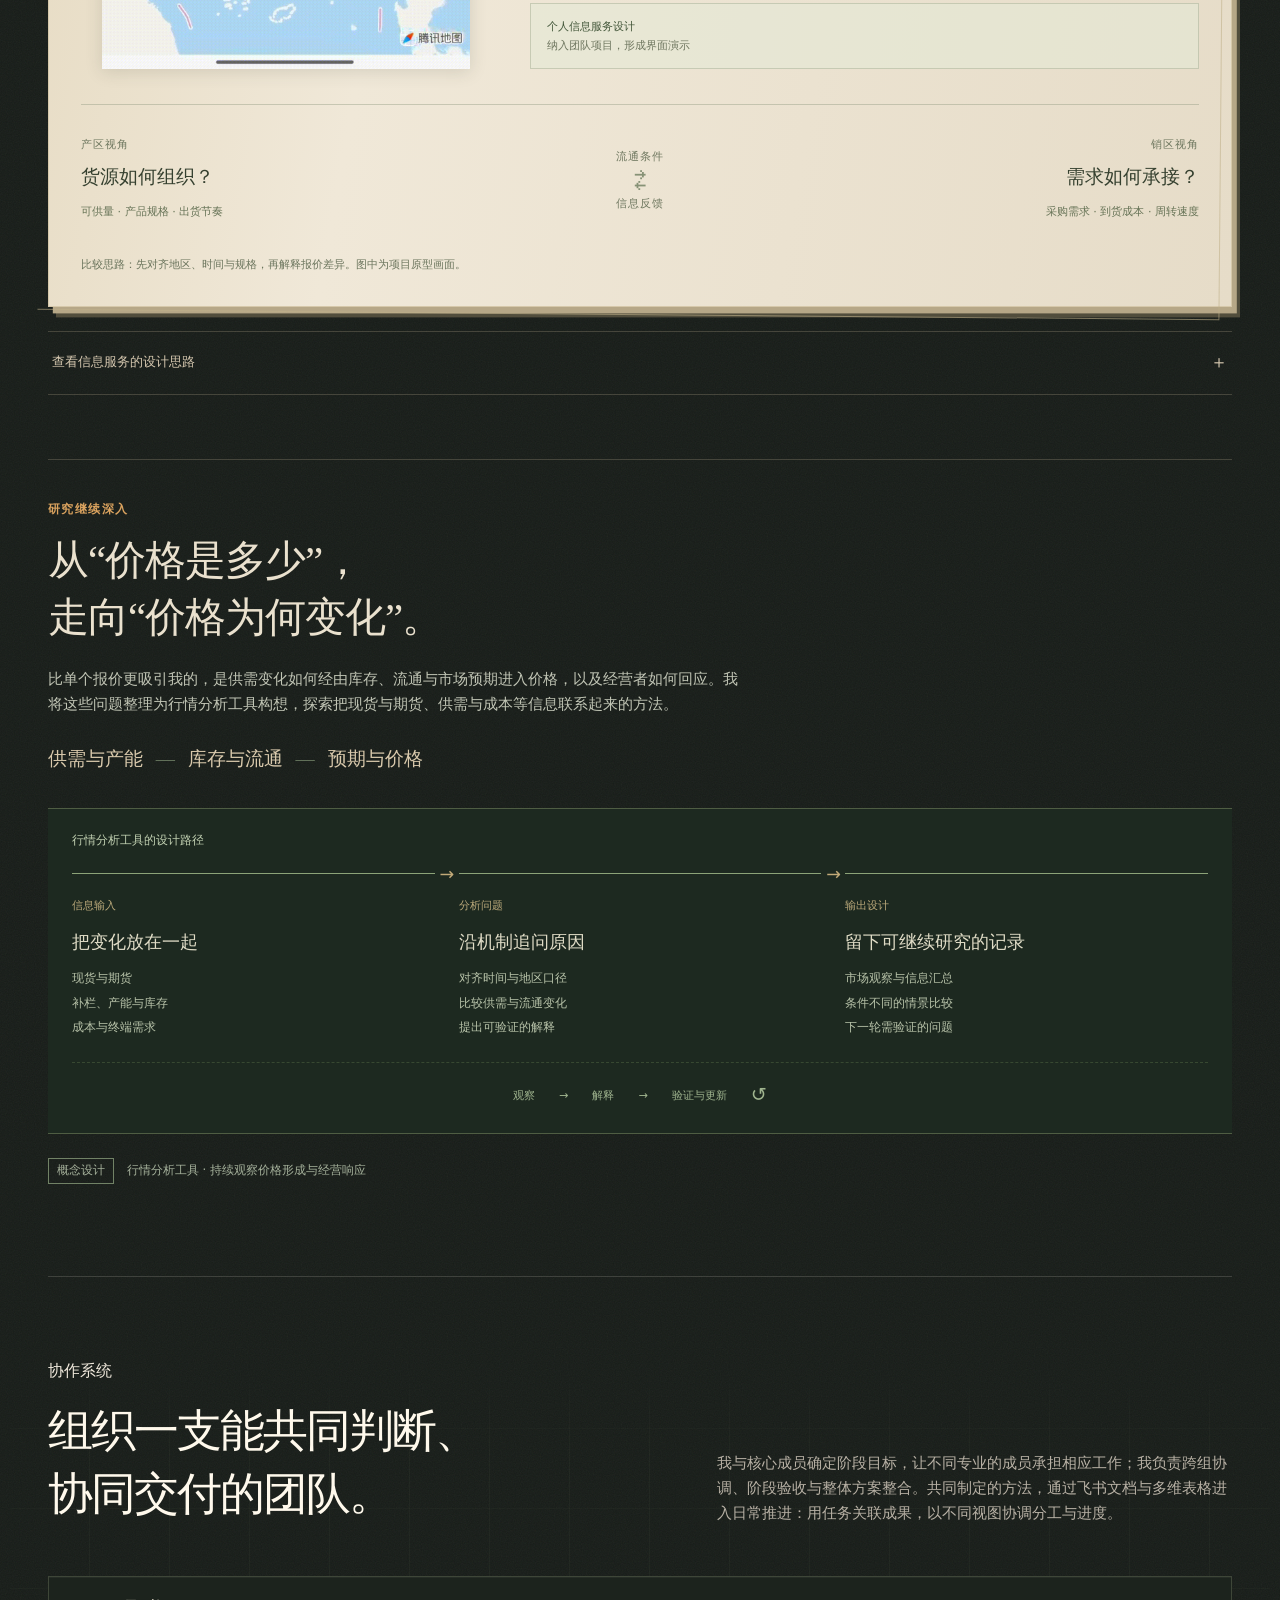
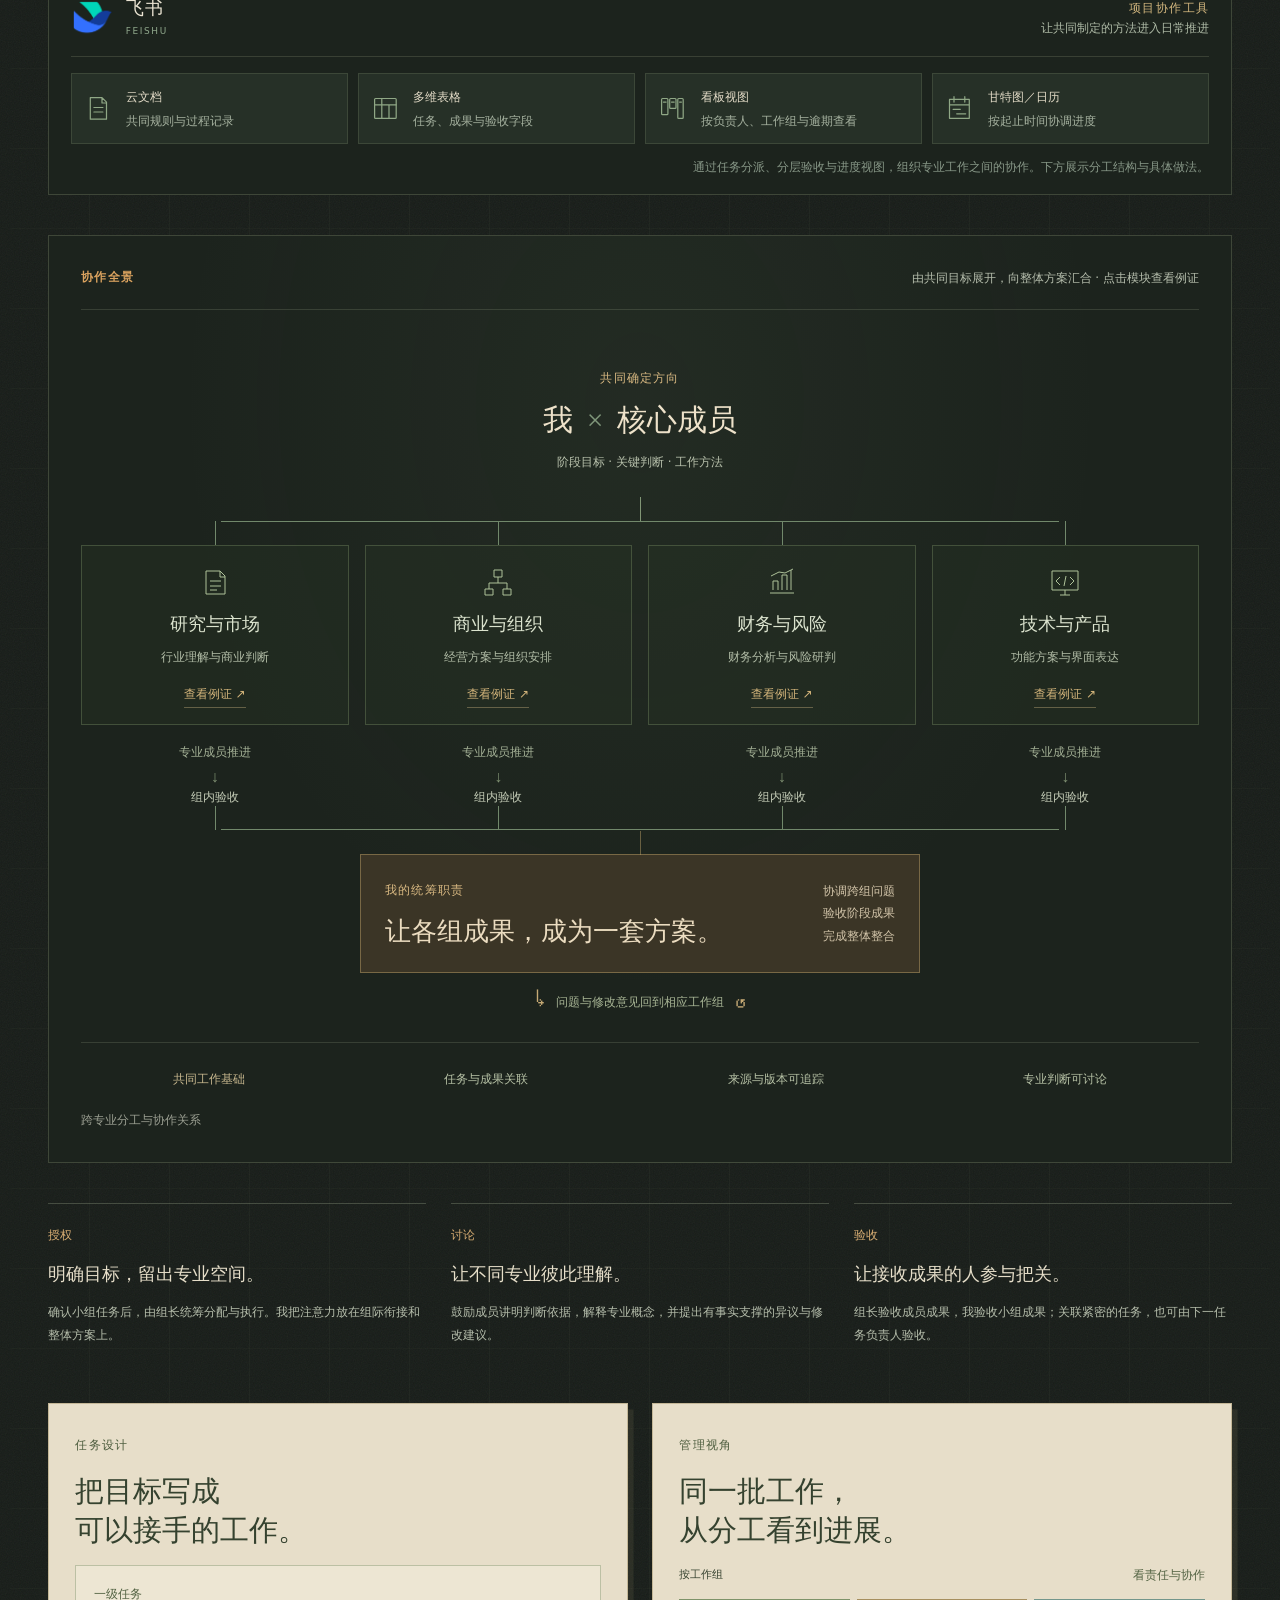
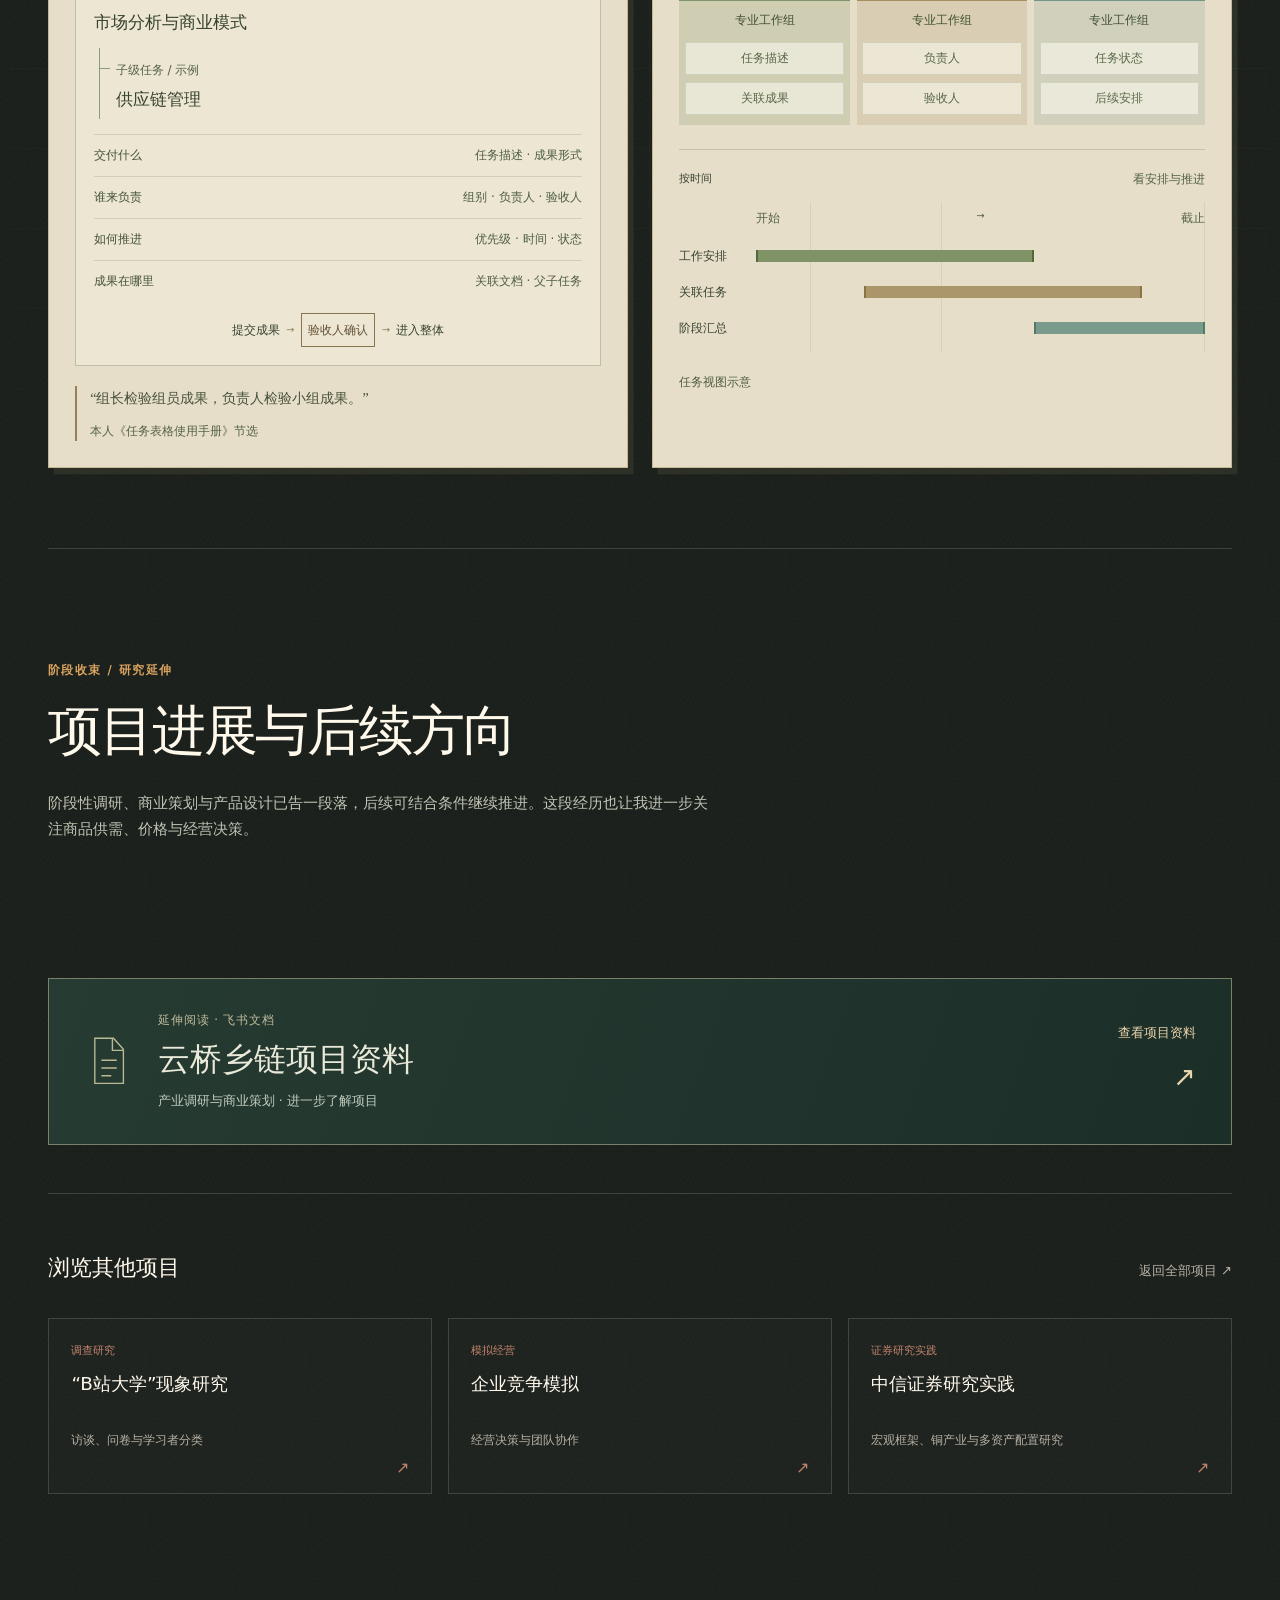
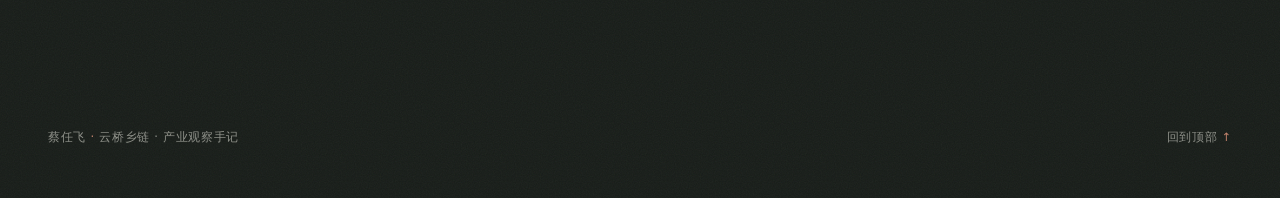
<file: projects/yunqiao.html>
<!doctype html>
<html lang="zh-CN">
<head>
  <meta charset="utf-8">
  <meta name="viewport" content="width=device-width, initial-scale=1">
  <meta name="robots" content="noindex, nofollow">
  <meta name="referrer" content="no-referrer">
  <meta name="description" content="“云桥乡链”蛋品县域商业策划：从四地产业走访、商业判断到跨专业团队协作与阶段交付。">
  <title>“云桥乡链”：从产业现场到商业方案｜蔡任飞</title>
<!-- BEGIN SOCIAL SHARING -->
<meta property="og:type" content="website">
<meta property="og:locale" content="zh_CN">
<meta property="og:site_name" content="蔡任飞的个人主页">
<meta property="og:title" content="“云桥乡链”：从产业现场到商业方案｜蔡任飞">
<meta property="og:description" content="“云桥乡链”蛋品县域商业策划：从四地产业走访、商业判断到跨专业团队协作与阶段交付。">
<link rel="canonical" href="https://noobyfly.github.io/Personal-Website/projects/yunqiao.html">
<meta property="og:url" content="https://noobyfly.github.io/Personal-Website/projects/yunqiao.html">
<meta property="og:image" content="https://noobyfly.github.io/Personal-Website/assets/yunqiao/art/industry-engraving.png">
<meta property="og:image:type" content="image/png">
<meta property="og:image:width" content="1536">
<meta property="og:image:height" content="1024">
<meta property="og:image:alt" content="云桥乡链项目的产业与蛋品流通主题画面">
<meta name="twitter:card" content="summary_large_image">
<meta name="twitter:title" content="“云桥乡链”：从产业现场到商业方案｜蔡任飞">
<meta name="twitter:description" content="“云桥乡链”蛋品县域商业策划：从四地产业走访、商业判断到跨专业团队协作与阶段交付。">
<meta name="twitter:image" content="https://noobyfly.github.io/Personal-Website/assets/yunqiao/art/industry-engraving.png">
<meta name="twitter:image:alt" content="云桥乡链项目的产业与蛋品流通主题画面">
<!-- END SOCIAL SHARING -->
  <link rel="icon" type="image/svg+xml" href="../favicon.svg">
  <link rel="stylesheet" href="../styles.css?v=20260928-nav7">
  <link rel="stylesheet" href="yunqiao.css?v=20260928-audit8">
<link rel="stylesheet" href="../project-resources.css?v=20260928-audit8">
<link rel="stylesheet" href="yunqiao-atmosphere-v4.css?v=20260928-visual5">
<link rel="stylesheet" href="../final-review-v1.css?v=20260928-nav6">
<link rel="stylesheet" href="../project-navigation.css?v=20260928-nav6">
<script src="../project-navigation.js?v=20260928-nav7" defer></script>
</head>
<body class="yunqiao-page">
  <svg class="yq-symbols" aria-hidden="true" xmlns="http://www.w3.org/2000/svg"><defs>
    <pattern id="yq-hatch" width="6" height="6" patternUnits="userSpaceOnUse"><path d="M0 6 6 0" fill="none" stroke="currentColor" stroke-width=".45" opacity=".35"/></pattern>
    <symbol id="yq-barn" viewBox="0 0 160 100"><g fill="none" stroke="currentColor" stroke-width="1.2" stroke-linecap="round" stroke-linejoin="round"><path d="M8 91h145M14 82V45L46 23l98 10v49ZM14 45l98 10 32-22M46 23v12l65 8M111 55v27M24 51v22h15V52m8 2v21h16V55m10 1v21h16V59m30-1v24m9-29v29m8-34v34M18 45l28-17 93 8"/><path fill="url(#yq-hatch)" d="M14 45l97 10v27H14z"/><path d="M8 88l5-3m10 3 7-2m8 2 8-2m15 3 5-3m15 3 6-2m20 1 4-2m23 2 7-2M49 13v8m5-7v8m4-8v8"/></g></symbol>
    <symbol id="yq-eggs" viewBox="0 0 160 100"><g fill="none" stroke="currentColor" stroke-width="1.15"><path d="M16 56 69 34l74 25-41 32-77-20Z" fill="url(#yq-hatch)"/><path d="m16 56 77 22 50-19M93 78l9 13m-49-32L92 43M75 66l43-15"/><path d="M36 43c-9 11-10 20-1 24 12 5 22-8 16-22-4-9-10-10-15-2ZM65 32c-10 10-11 21-2 26 12 5 23-7 18-21-4-11-10-12-16-5ZM64 60c-8 12-5 21 4 23 12 2 18-10 11-24-5-9-10-8-15 1ZM98 46c-8 10-8 21 3 24 12 4 20-11 12-23-5-9-10-7-15-1ZM116 33c-8 11-5 20 4 22 11 3 17-10 10-22-4-8-9-8-14 0"/><path d="m37 52-1 7m30-18-2 8m5 17-1 6m35-17-1 6m18-23-1 7" opacity=".5"/></g></symbol>
    <symbol id="yq-truck" viewBox="0 0 160 100"><g fill="none" stroke="currentColor" stroke-width="1.25" stroke-linecap="round" stroke-linejoin="round"><path d="M13 75h12m19 0h65m18 0h18V52l-17-20H99V75M17 65V21h82v44Z"/><path d="M21 26h73v34H21Z" fill="url(#yq-hatch)"/><path d="M108 39h16l12 14h-28ZM99 61h40m-31 3h8M48 80h48m-84 5h128M11 52H3m7-13H1"/><circle cx="34" cy="73" r="10"/><circle cx="34" cy="73" r="4"/><circle cx="118" cy="73" r="10"/><circle cx="118" cy="73" r="4"/></g></symbol>
    <symbol id="yq-shop" viewBox="0 0 160 100"><g fill="none" stroke="currentColor" stroke-width="1.2"><path d="M32 88V43h96v45ZM23 43l13-25h87l14 25ZM42 18l-7 25m27-25-3 25m25-25 1 25m20-25 6 25M23 43q8 17 17 0 8 17 17 0 8 17 17 0 8 17 17 0 8 17 17 0 8 17 17 0 8 17 12 0M40 88V60h25v28M79 60h38v19H79zM23 92h114"/><path d="M81 62h34v15H81z" fill="url(#yq-hatch)"/></g></symbol>
    <symbol id="yq-basket" viewBox="0 0 160 100"><g fill="none" stroke="currentColor" stroke-width="1.3"><path d="M29 40h104l-14 45H44ZM45 40 67 13m49 27L94 13M42 49h78M46 62h71M49 74h64M56 43l5 38m18-38v38m22-38-4 38"/><path d="M68 14q14-8 26 0M37 88h88"/></g></symbol>
  </defs></svg>

  <a class="skip-link" href="#main">跳到正文</a>
  
  <div class="site-shell" id="top">
    <div class="site-navigation"><header class="site-header page-width">
      <a class="brand" href="../index.html?v=20260928-v4#profile" aria-label="蔡任飞，返回主页"><span class="brand-mark" aria-hidden="true">飞</span><span>蔡任飞<small>CAI RENFEI</small></span></a>
      <nav aria-label="主导航"><div class="nav-projects" data-project-menu>
<button class="nav-project-trigger" type="button" aria-expanded="false" aria-controls="site-project-menu">项目 <span aria-hidden="true">⌄</span></button>
<div class="project-menu" id="site-project-menu" hidden>
<a href="../index.html?v=20260928-nav7#projects" class="project-menu-overview">全部项目 <span aria-hidden="true">↓</span></a>
<a href="zhengda.html?v=20260928-nav7">正大杯 · “B站大学”研究</a>
<a href="yunqiao.html?v=20260928-nav7" aria-current="page">云桥乡链 · 产业调研</a>
<a href="simulation.html?v=20260928-nav7">企业竞争模拟</a>
<a href="citic-research.html?v=20260928-nav7">中信证券研究实践</a>
</div></div><a href="../index.html?v=20260928-v4#experience">经历</a><a href="../index.html?v=20260928-v4#education">资质</a><a href="../index.html?v=20260928-v4#beyond">生活</a><a href="../index.html?v=20260928-v4#contact">联系</a></nav>
    </header></div>

    <main class="yq-main" id="main" tabindex="-1">
      <div class="detail-breadcrumb page-width"><a class="detail-back" href="../index.html?v=20260928-v4#projects">← 返回精选项目</a></div>

      <section class="yq-hero page-width" aria-labelledby="yq-title">
        <div class="yq-hero-copy">
          <p class="detail-kicker">真实产业现场 · 商业策划 · 团队协作</p>
          <p class="yq-project-name">“云桥乡链”</p>
          <h1 id="yq-title"><span>从产业现场，</span><span>到商业方案。</span></h1>
          <p class="yq-lead">走进养殖与流通现场，理解一枚鸡蛋背后的供需、价格与经营决策。</p>
          <p class="yq-intro">我带队走访河北、湖北、贵州、广东的养殖、贸易与企业运营现场，据此形成“乡链—云桥”两阶段商业方案；我的重点工作是方向判断、任务拆分、跨组协调、成果验收与整体整合。</p>
          <ul class="yq-identity" aria-label="项目信息"><li>2025—2026</li><li>项目负责人</li><li>产业调研</li><li>跨专业统筹</li></ul>
        </div>
        <figure class="yq-hero-media">
          <img src="../assets/yunqiao/fieldwork/industry-visit.jpg" width="1800" height="1350" alt="两名调研人员佩戴安全帽走入产业设施" fetchpriority="high" decoding="async">
          <figcaption>走访手记 / 进入产业现场</figcaption>
        </figure>
      </section>

      <nav class="yq-toc project-toc" aria-label="本页目录" data-project-nav><div class="project-toc-inner page-width"><span class="project-toc-label">本页内容</span><a href="#context">项目起点</a><a href="#fieldwork">产业走访</a><a href="#judgment">商业判断</a><a href="#works-title">研究设计</a><a href="#collaboration">协作系统</a><a href="#status">项目状态</a></div></nav>
      <div class="yq-layout page-width">
        

        <div class="yq-content">
          <section class="yq-section yq-context" id="context" aria-labelledby="context-title">
            <header class="yq-section-heading"><p>项目起点</p><h2 id="context-title">货物流向下游，信息双向回传</h2><p>从生产、产地汇集到区域流通、终端渠道和需求端，鸡蛋持续向下游移动；供给、报价、订单、库存和采购意向则需要跨节点往返传递。</p></header>

            <figure class="yq-flow-figure" data-flow-figure aria-labelledby="supply-map-title">
              <figcaption><div><span class="yq-eyebrow">产业链观察</span><h3 id="supply-map-title">一枚鸡蛋的旅程</h3></div><button class="yq-motion-button" type="button" data-motion-toggle aria-pressed="false" hidden>暂停流动</button></figcaption>
              <p class="yq-diagram-hint">左右滑动查看完整链路 <span aria-hidden="true">↔</span></p>
              <div class="yq-diagram-scroll" tabindex="0" role="region" aria-label="供应链流向图，窄屏可左右滚动">
                <svg class="yq-flow-canvas" data-motion-svg viewBox="0 0 1000 350" role="img" aria-labelledby="flow-title flow-desc">
                  <title id="flow-title">货物向消费端移动，供需与报价信息双向传递</title><desc id="flow-desc">养殖生产、产地集货、区域流通、终端渠道和消费需求。服务商连接流通中的信息与交易需求。</desc>
                  <defs><path id="goods-path" d="M90 112H910"/><path id="info-right" d="M90 216H910"/><path id="info-left" d="M910 228H90"/><path id="service-path" d="M295 228C295 298 375 298 445 298"/><path id="service-return" d="M555 298C630 298 705 298 705 228"/></defs>
                  <use href="#goods-path" class="yq-goods-line"/><path class="yq-direction-marks" d="m181 108 7 4-7 4m205-8 7 4-7 4m205-8 7 4-7 4m205-8 7 4-7 4"/>
                  <use href="#info-right" class="yq-info-line"/><use href="#info-left" class="yq-info-line"/>
                  <path class="yq-info-link" d="M90 200v28m205-28v28m205-28v28m205-28v28m205-28v28"/>
                  <use href="#service-path" class="yq-service-line"/><use href="#service-return" class="yq-service-line"/>
                  <circle r="4" fill="#e9b777" class="yq-flow-dot"><animateMotion dur="10s" begin="indefinite" repeatCount="indefinite" data-start="-0s"><mpath href="#goods-path"/></animateMotion></circle><circle r="4" fill="#e9b777" class="yq-flow-dot"><animateMotion dur="10s" begin="indefinite" repeatCount="indefinite" data-start="-3.3s"><mpath href="#goods-path"/></animateMotion></circle><circle r="4" fill="#e9b777" class="yq-flow-dot"><animateMotion dur="10s" begin="indefinite" repeatCount="indefinite" data-start="-6.6s"><mpath href="#goods-path"/></animateMotion></circle><circle r="2.5" fill="#94b4a6" class="yq-flow-dot"><animateMotion dur="13s" begin="indefinite" repeatCount="indefinite" data-start="-0s"><mpath href="#info-right"/></animateMotion></circle><circle r="2.5" fill="#94b4a6" class="yq-flow-dot"><animateMotion dur="11s" begin="indefinite" repeatCount="indefinite" data-start="-0s"><mpath href="#info-left"/></animateMotion></circle><circle r="2.5" fill="#94b4a6" class="yq-flow-dot"><animateMotion dur="13s" begin="indefinite" repeatCount="indefinite" data-start="-5.5s"><mpath href="#info-right"/></animateMotion></circle><circle r="2.5" fill="#94b4a6" class="yq-flow-dot"><animateMotion dur="11s" begin="indefinite" repeatCount="indefinite" data-start="-5.5s"><mpath href="#info-left"/></animateMotion></circle><circle r="3" fill="#94b4a6" class="yq-flow-dot"><animateMotion dur="7s" begin="indefinite" repeatCount="indefinite" data-start="0s"><mpath href="#service-path"/></animateMotion></circle><circle r="3" fill="#94b4a6" class="yq-flow-dot"><animateMotion dur="7s" begin="indefinite" repeatCount="indefinite" data-start="-3s"><mpath href="#service-return"/></animateMotion></circle><g class="yq-flow-node"><circle cx="90" cy="112" r="48"/><use href="#yq-barn" x="47" y="82" width="86" height="54"/><text x="90" y="36">养殖生产</text><text class="yq-flow-small" x="90" y="188">补栏 · 产蛋</text></g><g class="yq-flow-node"><circle cx="295" cy="112" r="48"/><use href="#yq-eggs" x="252" y="82" width="86" height="54"/><text x="295" y="36">产地集货</text><text class="yq-flow-small" x="295" y="188">收购 · 分级</text></g><g class="yq-flow-node"><circle cx="500" cy="112" r="48"/><use href="#yq-truck" x="457" y="82" width="86" height="54"/><text x="500" y="36">区域流通</text><text class="yq-flow-small" x="500" y="188">调货 · 配送</text></g><g class="yq-flow-node"><circle cx="705" cy="112" r="48"/><use href="#yq-shop" x="662" y="82" width="86" height="54"/><text x="705" y="36">终端渠道</text><text class="yq-flow-small" x="705" y="188">零售 · 餐饮</text></g><g class="yq-flow-node"><circle cx="910" cy="112" r="48"/><use href="#yq-basket" x="867" y="82" width="86" height="54"/><text x="910" y="36">消费需求</text><text class="yq-flow-small" x="910" y="188">采购 · 消费</text></g>
                  <g class="yq-service-label"><rect x="422" y="275" width="156" height="48" rx="24"/><text x="500" y="305">产业服务商</text></g>
                  <text class="yq-service-caption" x="500" y="346">信息汇集 · 质量标准 · 交易衔接</text>
                </svg>
              </div>
              <div class="yq-flow-legend-new"><span><i class="is-goods"></i>货物向下游</span><span><i class="is-information"></i>供需与报价信息往返</span></div>
              <p class="yq-figure-credit">湖北调研 · 蛋品流通链路</p>
            </figure>
            <div class="yq-flow-insight"><p><strong>双向传导，都有摩擦。</strong>货源、规格与报价向下游传递，订单、库存与采购意向向上游反馈。</p><p><strong>市场变化快，生产调整慢。</strong>调货与库存可以先响应，新增产能仍要经过补栏、育成与开产。</p></div>
            

          </section>

          <section class="yq-section yq-fieldwork" id="fieldwork" aria-labelledby="fieldwork-title">
            <header class="yq-section-heading yq-heading-split"><div><p>产业走访</p><h2 id="fieldwork-title"><span class="yq-heading-phrase">先看见</span><span class="yq-heading-phrase">产业现场</span></h2></div><p>我带头在河北、湖北、贵州、广东等地开展实地走访，从养殖、贸易和企业经营现场理解供需、价格、产销衔接与信息流动。走访所得进入行业分析和商业判断。</p></header>
            <div class="yq-photo-grid" aria-label="部分产业现场记录">
              <figure class="yq-photo-card is-portrait"><div class="yq-photo-frame"><img src="../assets/yunqiao/fieldwork/operator-conversation.jpg" width="1200" height="1600" alt="我在鸡舍旁与养殖从业者交谈" loading="lazy" decoding="async"></div><figcaption><strong>养殖端交流</strong><span>我在鸡舍旁与养殖从业者交流生产情况。</span></figcaption></figure>
              <figure class="yq-photo-card"><div class="yq-photo-frame"><img src="../assets/yunqiao/fieldwork/egg-inspection.jpg" width="1600" height="1066" alt="我在蛋鸡养殖现场查看鸡蛋" loading="lazy" decoding="async"></div><figcaption><strong>现场观察</strong><span>在蛋鸡养殖现场查看鸡蛋与生产环境。</span></figcaption></figure>
              <figure class="yq-photo-card"><div class="yq-photo-frame"><img src="../assets/yunqiao/fieldwork/fieldwork-site.jpg" width="1600" height="1066" alt="两名项目成员在县域蛋品产业现场合影" loading="lazy" decoding="async"></div><figcaption><strong>项目在场</strong><span>“云桥乡链”在县域蛋品产业现场留下调研记录。</span></figcaption></figure>
              <figure class="yq-photo-card"><div class="yq-photo-frame"><img src="../assets/yunqiao/fieldwork/enterprise-group.jpg" width="1800" height="1350" alt="三人在企业现场走访后合影" loading="lazy" decoding="async"></div><figcaption><strong>企业接触</strong><span>现场走访结束后的合影记录。</span></figcaption></figure>
            </div>
            <p class="yq-photo-note"><span aria-hidden="true">○</span> 河北 · 湖北 · 贵州 · 广东 / 四地走访，连接养殖、流通与经营现场。</p>
            <div class="yq-field-transition" aria-hidden="true"></div>
          </section>

          <section class="yq-section yq-judgment" id="judgment" aria-labelledby="judgment-title">
            <header class="yq-section-heading"><p>商业方案</p><h2 id="judgment-title">先建“乡链”，再连“云桥”</h2><p>方案先把分散供给组织成可识别、可协同、可服务的本地节点，再连接跨区域需求、渠道与专业服务。</p></header>
            <div class="yq-stage-flow">
              <article>
                <header><span>STAGE / 01</span><h3>乡链 · 本地供给节点</h3></header>
                <svg class="yq-stage-illustration" viewBox="0 0 420 130" aria-hidden="true">
                  <use href="#yq-barn" x="22" y="5" width="190" height="119"/>
                  <use href="#yq-eggs" x="246" y="35" width="140" height="88"/>
                  <path class="yq-scene-ground" d="M8 113h400M20 122l62-2m16 0 43 2m52-1 28-3m117 4 48-3M218 91l11-8m-7 11 19-9m-9 15 20-6"/>
                </svg>
                <ol><li><strong>质量分级</strong><p>把外观、清洁度、新鲜度等判断转化为可记录、可比较的依据。</p></li><li><strong>养殖户协同</strong><p>汇集产能、库存与订单信息，协调议价、风险与供货。</p></li><li><strong>价值提升</strong><p>围绕共享品牌、加工与基础设施形成共同能力。</p></li><li><strong>配套服务</strong><p>接入金融保险、技术指导和市场信息。</p></li></ol>
              </article>
              <div class="yq-stage-bridge" aria-hidden="true"><span>本地标准化</span><b>→</b><span>跨区域连接</span></div>
              <article>
                <header><span>STAGE / 02</span><h3>云桥 · 跨区域网络</h3></header>
                <svg class="yq-stage-illustration" viewBox="0 0 420 130" aria-hidden="true">
                  <use href="#yq-barn" x="0" y="-5" width="135" height="84"/>
                  <use href="#yq-shop" x="294" y="-2" width="124" height="78"/>
                  <path class="yq-scene-road" d="M87 86C134 109 282 109 341 83M85 92C134 120 279 120 342 91"/>
                  <use href="#yq-truck" x="155" y="34" width="130" height="81"/>
                  <path class="yq-scene-ground" d="M10 124h395M33 111l26-2m294 3 29-3"/>
                </svg>
                <ol><li><strong>供需与物流协调</strong><p>匹配地区产能和渠道订单，组织运输、配送与损耗控制。</p></li><li><strong>统一标准</strong><p>维护质量规则、检测要求和认证表达。</p></li><li><strong>品牌与渠道协同</strong><p>连接零售、餐饮、电商、团购等需求方。</p></li><li><strong>共享服务与数据</strong><p>汇集专业服务与市场信息，支持生产和经营判断。</p></li></ol>
              </article>
            </div>
            <figure class="yq-network-motion yq-flow-figure" data-flow-figure aria-labelledby="stage-network-title">
              <figcaption><div><span class="yq-eyebrow">从本地节点到跨区域协同</span><h3 id="stage-network-title">本地供给与跨区域连接</h3></div><button class="yq-motion-button" type="button" data-motion-toggle aria-pressed="false" hidden>暂停流动</button></figcaption>
              <p class="yq-diagram-hint">左右滑动查看完整链路 <span aria-hidden="true">↔</span></p>
              <div class="yq-diagram-scroll" tabindex="0" role="region" aria-label="乡链与云桥连接图，窄屏可左右滚动">
                <svg class="yq-stage-network" data-motion-svg viewBox="0 0 1000 245" role="img" aria-labelledby="stage-svg-title stage-svg-desc">
                  <title id="stage-svg-title">本地供给通过乡链连接云桥，再连接区域需求</title><desc id="stage-svg-desc">养殖节点、分级与服务汇入乡链，本地组织经由云桥连接零售、餐饮与其他区域；信息沿下方路径回传。</desc>
                  <defs><path id="stage-out" d="M90 95H900"/><path id="stage-back" d="M900 155V206H330V147"/></defs>
                  <path class="yq-info-line" d="M90 38H190V95H900M90 151H190V95M780 95V38H900M780 95V151H900"/>
                  <use href="#stage-out" class="yq-goods-line"/><use href="#stage-back" class="yq-info-line"/>
                  <g class="yq-network-leaf"><circle cx="90" cy="38" r="6"/><text x="90" y="21" text-anchor="middle">养殖节点</text><circle cx="90" cy="95" r="6"/><text x="90" y="123" text-anchor="middle">分级与集货</text><circle cx="90" cy="151" r="6"/><text x="90" y="181" text-anchor="middle">配套服务</text><circle cx="900" cy="38" r="6"/><text x="900" y="21" text-anchor="middle">零售</text><circle cx="900" cy="95" r="6"/><text x="900" y="123" text-anchor="middle">餐饮</text><circle cx="900" cy="151" r="6"/><text x="900" y="181" text-anchor="middle">区域市场</text></g>
                  <circle class="yq-flow-dot" r="4" fill="#e9b777"><animateMotion dur="11s" begin="indefinite" repeatCount="indefinite" data-start="0"><mpath href="#stage-out"/></animateMotion></circle><circle class="yq-flow-dot" r="4" fill="#e9b777"><animateMotion dur="11s" begin="indefinite" repeatCount="indefinite" data-start="-5.5"><mpath href="#stage-out"/></animateMotion></circle><circle class="yq-flow-dot" r="3" fill="#9bb6a5"><animateMotion dur="13s" begin="indefinite" repeatCount="indefinite" data-start="-3"><mpath href="#stage-back"/></animateMotion></circle>
                  <g class="yq-network-hub"><rect x="250" y="48" width="170" height="94" rx="3"/><text x="335" y="88">乡链</text><text class="yq-network-small" x="335" y="117">组织本地供给</text><rect x="544" y="48" width="170" height="94" rx="3"/><text x="629" y="88">云桥</text><text class="yq-network-small" x="629" y="117">连接区域需求</text></g>
                  <text class="yq-network-caption" x="540" y="234">订单、报价与市场反馈，沿连接持续往返</text>
                </svg>
              </div>
            </figure>
            <p class="yq-value-loop"><strong>公益导向的产业服务</strong>让分散的中小主体更容易获得信息、标准与专业支持，并以适度服务收益维持项目运转。</p>
            <section class="yq-works yq-research-story" aria-labelledby="works-title">
              <span class="yq-compat-anchor" id="deliverables" aria-hidden="true"></span><span class="yq-compat-anchor" id="inline-commercial-plan" aria-hidden="true"></span><span class="yq-compat-anchor" id="inline-collaboration" aria-hidden="true"></span><span class="yq-compat-anchor" id="inline-stage-index" aria-hidden="true"></span>
              <header><p>个人研究与设计</p><h3 id="works-title">蛋品行业观察<br>与信息产品设计</h3><p>参与蛋品企业的一线业务与信息工作，让我把行业问题放回具体的经营场景：货从哪里来，库存如何消化，经营者又依据什么作出判断。</p>
                <svg class="yq-research-margin" viewBox="0 0 200 160" aria-hidden="true">
                  <path d="M23 16 177 8l7 133-155 9ZM31 22l137-7 7 118-138 8ZM48 30l6 103M60 36l92-5M63 47l67-4M68 111l87-4m-86 16 65-3M14 32l7 110"/>
                  <use href="#yq-eggs" x="67" y="51" width="85" height="54"/>
                  <path d="m169 144 18-92 4 1-17 92-4 7Zm18-92 1-7 4 1-1 7"/>
                </svg>
              </header>

              <article class="yq-research-chapter" id="industry-research">
                <div class="yq-chapter-heading"><span class="yq-eyebrow">产业理解</span><h4>价格背后，是几种不同的节奏。</h4><p>我的行业分析把生产、库存与区域流通放在一起。行情可以迅速变化，经营者的调整却受产能、销售窗口和市场连接方式约束。</p></div>
                <figure class="yq-mechanism-plate" aria-labelledby="mechanism-title">
                  <figcaption><span>产业观察手记</span><strong id="mechanism-title">生产有周期，库存有窗口，流通有距离。</strong></figcaption>
                  <div class="yq-mechanism-scenes">
                    <div class="yq-scene"><svg viewBox="0 0 160 100" aria-hidden="true"><use href="#yq-barn"/></svg><h5>生产的时间</h5><p>补栏 → 育成 → 开产</p><div class="yq-time-rule"><i></i><i></i><i></i><span>产能逐步形成</span></div><small>当前的价格信号，影响后续的供给决策。</small></div>
                    <div class="yq-scene"><svg viewBox="0 0 160 100" aria-hidden="true"><use href="#yq-eggs"/></svg><h5>库存的窗口</h5><p>到货 → 储运 → 销售</p><div class="yq-window-rule"><span></span><span></span><span></span></div><small>新鲜度、损耗与走货速度，约束库存安排。</small></div>
                    <div class="yq-scene"><svg viewBox="0 0 160 100" aria-hidden="true"><use href="#yq-truck"/></svg><h5>市场的距离</h5><p>产地 ⇄ 流通 ⇄ 销地</p><div class="yq-region-rule"><i></i><span>货源 · 运费 · 需求</span><i></i></div><small>地域差异经过调货与交易，进入当地报价。</small></div>
                  </div>
                  <div class="yq-mechanism-convergence" aria-hidden="true"><span></span><span></span><span></span></div>
                  <div class="yq-price-center"><span>供给与需求信息</span><b>⇄</b><strong>报价与经营决策</strong><b>↺</b><span>调整采购、出货与生产</span></div>
                  <p class="yq-plate-note">短期看库存、走货与调货；更长时间看产能调整与需求变化。</p>
                </figure>
                <div class="yq-research-observations"><p><strong>规模要与销路一起看。</strong>扩大产能的同时，也需要考虑库存消化、销售网络与经营风险。</p><p><strong>地区要放回链条里比较。</strong>同一种产品，在不同地区的供给、渠道和流通条件下，会呈现不同的经营处境。</p></div>
                <details class="yq-reading"><summary>展开行业观察<span aria-hidden="true">＋</span></summary><div><p>我围绕产品特性、供给结构与区域流通整理行业分析，并把现场观察画成供应链草图。鸡蛋的损耗与质量变化，使库存决策必须同时考虑销售时间和渠道；分散的生产格局，又让信息获取和资源组织成为重要问题。</p><p>小规模生产的持续存在，需要结合当地成本、疾病风险、销售渠道和经营习惯理解。对企业的判断也由此回到具体条件：产能如何消化，信息怎样获得，规模扩张能否被市场连接能力支撑。</p></div></details>
                
              </article>

              <article class="yq-research-chapter" id="information-design">
                <div class="yq-chapter-heading"><span class="yq-eyebrow">实务中的设计</span><h4>把分散行情，<br>放到可以比较的视野里。</h4><p>在参与蛋品企业一线业务与信息工作的过程中，我围绕区域报价与行情信息需求设计信息服务方案，后续将其纳入云桥项目。</p></div>
                <figure class="yq-map-plate" aria-labelledby="price-map-title">
                  <figcaption><div><span>区域行情 / 研究图版</span><strong id="price-map-title">从地点进入市场</strong></div><span class="yq-prototype-label">项目原型演示</span></figcaption>
                  <div class="yq-map-layout">
                    <div class="yq-map-original"><div class="yq-map-actions" aria-label="价格地图查看控制"><button class="is-primary" type="button" data-map-play aria-pressed="false">播放原型演示 <span aria-hidden="true">▷</span></button><button type="button" data-map-enlarge>放大查看 ↗</button></div><button type="button" class="yq-map-enlarge" data-map-enlarge aria-label="放大价格地图原图"><img id="price-map-image" src="../assets/yunqiao/product/price-map-original.png" data-demo-src="../assets/yunqiao/product/price-map-demo-web.webp" alt="项目原型中的价格地图，多个地区以位置点和数字报价呈现，底图署名腾讯地图" width="1080" height="2400" loading="lazy" decoding="async"></button></div>
                    <div class="yq-map-margins">
                      <div><span class="yq-margin-line"></span><h5>先把比较口径对齐</h5><p>同类报价，才放到同一张桌面上。</p><div class="yq-compare-grid" aria-label="报价比较需要核对的口径"><span><i>地点</i>产地 / 销地</span><span><i>日期</i>同一时间窗口</span><span><i>产品</i>规格 / 品质</span><span><i>单位</i>计价 / 运费</span></div></div>
                      <div><span class="yq-margin-line"></span><h5>再把价差拆开看</h5><p>一个数字，连接几种不同的现场条件。</p><div class="yq-price-factors" aria-label="报价差异的分析因素"><span>货源与库存</span><span>渠道与走货</span><strong>报价差异</strong><span>运输与损耗</span><span>规格与质量</span></div></div>
                      <div><span class="yq-margin-line"></span><h5>最后回到经营问题</h5><p>让地区信息与实际决策产生联系。</p><div class="yq-decision-questions"><p><b>采购</b><span>到货成本如何比较？</span></p><p><b>库存</b><span>周转能否匹配销售窗口？</span></p><p><b>出货</b><span>不同渠道如何承接？</span></p></div></div>
                      <p class="yq-annotation-end">个人信息服务设计<br><span>纳入团队项目，形成界面演示</span></p>
                    </div>
                  </div>
                  <div class="yq-regional-comparison"><div><span>产区视角</span><strong>货源如何组织？</strong><p>可供量 · 产品规格 · 出货节奏</p></div><div class="yq-comparison-link" aria-label="产销区比较"><i></i><span>流通条件</span><b>⇄</b><span>信息反馈</span><i></i></div><div><span>销区视角</span><strong>需求如何承接？</strong><p>采购需求 · 到货成本 · 周转速度</p></div></div>
                  <p class="yq-map-footnote">比较思路：先对齐地区、时间与规格，再解释报价差异。图中为项目原型画面。</p>
                </figure>
                <details class="yq-reading"><summary>查看信息服务的设计思路<span aria-hidden="true">＋</span></summary><div><p>我将区域报价、产品规格、库存与走货、行情观点和信息审核整理成产品需求，明确不同使用者如何查找、比较与理解信息。</p><p>地图让地区差异可见；报价详情与历史记录用于进一步对齐比较口径；市场反馈则把价格数字连接到具体经营情况。面向中小主体的信息服务，是这一设计的出发点。</p></div></details>
                
              </article>

              <article class="yq-price-inquiry" id="price-research"><span class="yq-eyebrow">研究继续深入</span><h4>从“价格是多少”，<br>走向“价格为何变化”。</h4><p>比单个报价更吸引我的，是供需变化如何经由库存、流通与市场预期进入价格，以及经营者如何回应。我将这些问题整理为行情分析工具构想，探索把现货与期货、供需与成本等信息联系起来的方法。</p><div class="yq-inquiry-threads"><span>供需与产能</span><i>—</i><span>库存与流通</span><i>—</i><span>预期与价格</span></div><figure class="yq-concept-path" aria-labelledby="concept-path-title"><figcaption id="concept-path-title">行情分析工具的设计路径</figcaption><div class="yq-concept-columns"><div><span>信息输入</span><h5>把变化放在一起</h5><p>现货与期货<br>补栏、产能与库存<br>成本与终端需求</p></div><div><span>分析问题</span><h5>沿机制追问原因</h5><p>对齐时间与地区口径<br>比较供需与流通变化<br>提出可验证的解释</p></div><div><span>输出设计</span><h5>留下可继续研究的记录</h5><p>市场观察与信息汇总<br>条件不同的情景比较<br>下一轮需验证的问题</p></div></div><div class="yq-concept-return"><span>观察</span><b>→</b><span>解释</span><b>→</b><span>验证与更新</span><i aria-hidden="true">↺</i></div></figure><p class="yq-concept-caption"><span>概念设计</span>行情分析工具 · 持续观察价格形成与经营响应</p></article>
            </section>
          </section>

          <section class="yq-section yq-collaboration" id="collaboration" aria-labelledby="collaboration-title">
            <header class="yq-section-heading yq-heading-split">
              <div><p>协作系统</p><h2 id="collaboration-title">组织一支能共同判断、<br>协同交付的团队。</h2></div>
              <p>我与核心成员确定阶段目标，让不同专业的成员承担相应工作；我负责跨组协调、阶段验收与整体方案整合。共同制定的方法，通过飞书文档与多维表格进入日常推进：用任务关联成果，以不同视图协调分工与进度。</p>
            </header>

            <div class="yq-feishu-tools" aria-label="本项目使用的飞书协作工具">
              <div class="yq-feishu-heading">
                <div class="yq-feishu-identity"><img src="../assets/yunqiao/identity/feishu-official-logo.png" width="42" height="42" alt=""><div><strong>飞书</strong><small>FEISHU</small></div></div>
                <p><span>项目协作工具</span>让共同制定的方法进入日常推进</p>
              </div>
              <ul class="yq-feishu-list">
                <li><svg viewBox="0 0 32 32" aria-hidden="true"><path d="M7 4h13l5 5v19H7ZM20 4v6h5M11 15h10m-10 5h10"/></svg><span><strong>云文档</strong><small>共同规则与过程记录</small></span></li>
                <li><svg viewBox="0 0 32 32" aria-hidden="true"><rect x="4" y="5" width="24" height="22" rx="1"/><path d="M4 12h24M12 5v22m8-15v15"/></svg><span><strong>多维表格</strong><small>任务、成果与验收字段</small></span></li>
                <li><svg viewBox="0 0 32 32" aria-hidden="true"><rect x="4" y="5" width="7" height="18" rx="1"/><rect x="13" y="5" width="7" height="11" rx="1"/><rect x="22" y="5" width="6" height="22" rx="1"/><path d="M6 9h3m6 0h3m6 0h2"/></svg><span><strong>看板视图</strong><small>按负责人、工作组与逾期查看</small></span></li>
                <li><svg viewBox="0 0 32 32" aria-hidden="true"><path d="M5 6h22v21H5ZM5 12h22M10 3v6m12-6v6"/><path d="M9 17h8m-4 5h10"/></svg><span><strong>甘特图／日历</strong><small>按起止时间协调进度</small></span></li>
              </ul>
              <p class="yq-feishu-bridge">通过任务分派、分层验收与进度视图，组织专业工作之间的协作。下方展示分工结构与具体做法。</p>
            </div>

            <figure class="yq-team-map" data-team-map aria-labelledby="team-map-title">
              <figcaption><span class="yq-eyebrow" id="team-map-title">协作全景</span><span>由共同目标展开，向整体方案汇合 · 点击模块查看例证</span></figcaption>
              <div class="yq-team-origin"><span>共同确定方向</span><h3>我 <i>×</i> 核心成员</h3><p>阶段目标 · 关键判断 · 工作方法</p></div>
              <div class="yq-team-lanes">
                <article class="yq-team-lane" data-team-lane="research">
                  <button type="button" data-team-select="research" aria-pressed="false" aria-label="查看研究与市场例证" aria-haspopup="dialog" aria-controls="team-evidence-dialog"><svg viewBox="0 0 32 32" aria-hidden="true"><path d="M7 5h14l5 5v18H7ZM21 5v6h5M11 15h11m-11 5h11m-11 4h7"/></svg><strong>研究与市场</strong><span>行业理解与商业判断</span><small class="yq-evidence-open">查看例证 ↗</small></button>
                  <div class="yq-team-check"><span>专业成员推进</span><b aria-hidden="true">↓</b><strong>组内验收</strong></div>
                </article>
                <article class="yq-team-lane" data-team-lane="business">
                  <button type="button" data-team-select="business" aria-pressed="false" aria-label="查看商业与组织例证" aria-haspopup="dialog" aria-controls="team-evidence-dialog"><svg viewBox="0 0 32 32" aria-hidden="true"><path d="M12 4h8v7h-8ZM3 23h8v6H3Zm18 0h8v6h-8ZM16 11v6M7 23v-6h18v6"/></svg><strong>商业与组织</strong><span>经营方案与组织安排</span><small class="yq-evidence-open">查看例证 ↗</small></button>
                  <div class="yq-team-check"><span>专业成员推进</span><b aria-hidden="true">↓</b><strong>组内验收</strong></div>
                </article>
                <article class="yq-team-lane" data-team-lane="finance">
                  <button type="button" data-team-select="finance" aria-pressed="false" aria-label="查看财务与风险例证" aria-haspopup="dialog" aria-controls="team-evidence-dialog"><svg viewBox="0 0 32 32" aria-hidden="true"><path d="M4 27h24M7 24V15h5v9m4 0V9h5v15m4 0V4M5 10l8-4 6 1 8-4"/></svg><strong>财务与风险</strong><span>财务分析与风险研判</span><small class="yq-evidence-open">查看例证 ↗</small></button>
                  <div class="yq-team-check"><span>专业成员推进</span><b aria-hidden="true">↓</b><strong>组内验收</strong></div>
                </article>
                <article class="yq-team-lane" data-team-lane="technology">
                  <button type="button" data-team-select="technology" aria-pressed="false" aria-label="查看技术与产品例证" aria-haspopup="dialog" aria-controls="team-evidence-dialog"><svg viewBox="0 0 32 32" aria-hidden="true"><path d="M3 5h26v19H3ZM11 29h10M16 24v5M11 11l-4 4 4 4m10-8 4 4-4 4m-4-9-2 10"/></svg><strong>技术与产品</strong><span>功能方案与界面表达</span><small class="yq-evidence-open">查看例证 ↗</small></button>
                  <div class="yq-team-check"><span>专业成员推进</span><b aria-hidden="true">↓</b><strong>组内验收</strong></div>
                </article>
              </div>
              <div class="yq-team-integration"><div><span>我的统筹职责</span><h3>让各组成果，成为一套方案。</h3></div><p>协调跨组问题<br>验收阶段成果<br>完成整体整合</p></div>
              <div class="yq-team-return"><span aria-hidden="true">↳</span>问题与修改意见回到相应工作组<span aria-hidden="true">↺</span></div>
              <div class="yq-team-foundation"><span>共同工作基础</span><p>任务与成果关联</p><p>来源与版本可追踪</p><p>专业判断可讨论</p></div>
              <p class="yq-figure-credit">跨专业分工与协作关系</p>
            </figure>

            <div class="yq-management-choices">
              <div><span>授权</span><h3>明确目标，留出专业空间。</h3><p>确认小组任务后，由组长统筹分配与执行。我把注意力放在组际衔接和整体方案上。</p></div>
              <div><span>讨论</span><h3>让不同专业彼此理解。</h3><p>鼓励成员讲明判断依据，解释专业概念，并提出有事实支撑的异议与修改建议。</p></div>
              <div><span>验收</span><h3>让接收成果的人参与把关。</h3><p>组长验收成员成果，我验收小组成果；关联紧密的任务，也可由下一任务负责人验收。</p></div>
            </div>

            <div class="yq-management-tools">
              <figure class="yq-tool-sheet yq-task-sheet" aria-labelledby="task-sheet-title">
                <figcaption><span>任务设计</span><h3 id="task-sheet-title">把目标写成<br>可以接手的工作。</h3></figcaption>
                <div class="yq-task-anatomy" role="group" aria-label="任务结构示意">
                  <div class="yq-task-parent"><span>一级任务</span><strong>市场分析与商业模式</strong></div>
                  <div class="yq-task-child"><span>子级任务 / 示例</span><strong>供应链管理</strong></div>
                  <dl class="yq-task-fields"><div><dt>交付什么</dt><dd>任务描述 · 成果形式</dd></div><div><dt>谁来负责</dt><dd>组别 · 负责人 · 验收人</dd></div><div><dt>如何推进</dt><dd>优先级 · 时间 · 状态</dd></div><div><dt>成果在哪里</dt><dd>关联文档 · 父子任务</dd></div></dl>
                  <div class="yq-task-accept"><span>提交成果</span><b aria-hidden="true">→</b><strong>验收人确认</strong><b aria-hidden="true">→</b><span>进入整体</span></div>
                </div>
                <blockquote>“组长检验组员成果，负责人检验小组成果。”<cite>本人《任务表格使用手册》节选</cite></blockquote>
              </figure>

              <figure class="yq-tool-sheet yq-view-sheet" aria-labelledby="view-sheet-title">
                <figcaption><span>管理视角</span><h3 id="view-sheet-title">同一批工作，<br>从分工看到进展。</h3></figcaption>
                <div class="yq-view-example">
                  <div class="yq-view-caption"><strong>按工作组</strong><span>看责任与协作</span></div>
                  <div class="yq-mini-board" role="img" aria-label="按工作组归集任务的结构示意"><div><span>专业工作组</span><i>任务描述</i><i>关联成果</i></div><div><span>专业工作组</span><i>负责人</i><i>验收人</i></div><div><span>专业工作组</span><i>任务状态</i><i>后续安排</i></div></div>
                </div>
                <div class="yq-view-example">
                  <div class="yq-view-caption"><strong>按时间</strong><span>看安排与推进</span></div>
                  <div class="yq-mini-schedule" role="img" aria-label="任务起止安排示意"><div class="yq-schedule-axis"><span>开始</span><b aria-hidden="true">→</b><span>截止</span></div><div><span>工作安排</span><i style="--start:0%;--span:62%"></i></div><div><span>关联任务</span><i style="--start:24%;--span:62%"></i></div><div><span>阶段汇总</span><i style="--start:62%;--span:38%"></i></div></div>
                </div>
                <p class="yq-tool-footnote">任务视图示意</p>
              </figure>
            </div>
            
          </section>
          <section class="yq-section yq-closing" id="status" aria-labelledby="status-title">
            <p class="yq-eyebrow">阶段收束 / 研究延伸</p><h2 id="status-title">项目进展与后续方向</h2><p>阶段性调研、商业策划与产品设计已告一段落，后续可结合条件继续推进。这段经历也让我进一步关注商品供需、价格与经营决策。</p>
            
          </section>

          
        </div>
      </div>
        <div class="page-width"><a class="project-resource" href="https://ecnd65yr52fq.feishu.cn/docx/AsCsdxkbBowS9Sxeb0McnLSEnYc" target="_blank" rel="noopener noreferrer" aria-label="查看项目资料，飞书文档，在新标签页打开"><svg class="project-resource-icon" viewBox="0 0 40 48" aria-hidden="true"><path d="M8 3h17l9 10v31H8zM24 3v11h10M14 23h14M14 30h14M14 37h9"/></svg><span class="project-resource-copy"><small>延伸阅读 · 飞书文档</small><strong>云桥乡链项目资料</strong><span>产业调研与商业策划 · 进一步了解项目</span></span><span class="project-resource-action">查看项目资料<b aria-hidden="true">↗</b></span></a></div>
<section class="project-directory page-width" aria-labelledby="project-directory-title">
      <div class="project-directory-heading"><h2 id="project-directory-title">浏览其他项目</h2><a href="../index.html?v=20260928-v4#projects">返回全部项目 <span aria-hidden="true">↗</span></a></div>
      <div class="project-directory-grid">
      <a class="directory-card directory-zhengda" href="zhengda.html?v=20260928-v4"><span class="directory-label">调查研究</span><h3>“B站大学”现象研究</h3><p>访谈、问卷与学习者分类</p><span class="directory-arrow" aria-hidden="true">↗</span></a>
      <a class="directory-card directory-simulation" href="simulation.html?v=20260928-v4"><span class="directory-label">模拟经营</span><h3>企业竞争模拟</h3><p>经营决策与团队协作</p><span class="directory-arrow" aria-hidden="true">↗</span></a>
      <a class="directory-card directory-citic-research" href="citic-research.html?v=20260928-v4"><span class="directory-label">证券研究实践</span><h3>中信证券研究实践</h3><p>宏观框架、铜产业与多资产配置研究</p><span class="directory-arrow" aria-hidden="true">↗</span></a>
      </div>
    </section>
    </main>

    <footer class="site-footer page-width"><p>蔡任飞 <span>·</span> 云桥乡链 · 产业观察手记</p><a href="#top">回到顶部 <span>↑</span></a></footer>
  </div>
  <dialog class="yq-map-dialog" aria-labelledby="map-dialog-title"><header><h2 id="map-dialog-title">价格地图 · 项目原型</h2><button type="button" data-map-close aria-label="关闭价格地图">关闭 ×</button></header><div class="yq-image-controls" data-image-controls hidden aria-label="图版显示方式"><div role="group" aria-label="图版缩放"><button type="button" data-image-fit aria-pressed="true">查看全图</button><button type="button" data-image-zoom aria-pressed="false">放大细读</button></div><p data-image-hint>先看完整结构，可放大查看细节。</p></div><div class="yq-map-image" tabindex="0" role="region" aria-label="价格地图，放大后可左右滚动"><img data-map-full alt="放大的项目价格地图原图，保留腾讯地图署名" width="1080" height="2400"></div></dialog>
  <dialog id="team-evidence-dialog" class="yq-evidence-dialog" aria-labelledby="evidence-dialog-title"><header><div><span>项目协作材料</span><h2 id="evidence-dialog-title">协作例证</h2></div><button type="button" data-evidence-close aria-label="关闭协作例证" autofocus>关闭 ×</button></header><div class="yq-image-controls" data-image-controls hidden aria-label="图版显示方式"><div role="group" aria-label="图版缩放"><button type="button" data-image-fit aria-pressed="true">查看全图</button><button type="button" data-image-zoom aria-pressed="false">放大细读</button></div><p data-image-hint>先看完整结构，可放大查看细节。</p></div><figure data-evidence-panel="research" hidden><div class="yq-evidence-image" tabindex="0" role="region" aria-label="研究与市场图版，窄屏可横向滚动"><img src="../assets/yunqiao/evidence/research.svg" width="1200" height="850" alt="把宽问题拆成可交付的研究。市场分析工作包与本人任务手册，展示任务拆分、责任字段和验收关系。"></div><figcaption><strong>把宽问题拆成可交付的研究</strong><p>市场分析工作包与本人任务手册，展示任务拆分、责任字段和验收关系。</p></figcaption></figure><figure data-evidence-panel="business" hidden><div class="yq-evidence-image" tabindex="0" role="region" aria-label="商业与组织图版，窄屏可横向滚动"><img src="../assets/yunqiao/evidence/business.svg" width="1200" height="850" alt="把讨论的规则写进共同约定。《项目组合约》中的沟通条款，展示成员表达异议、解释依据与跨专业交流的方法。"></div><figcaption><strong>把讨论的规则写进共同约定</strong><p>《项目组合约》中的沟通条款，展示成员表达异议、解释依据与跨专业交流的方法。</p></figcaption></figure><figure data-evidence-panel="finance" hidden><div class="yq-evidence-image" tabindex="0" role="region" aria-label="财务与风险图版，窄屏可横向滚动"><img src="../assets/yunqiao/evidence/finance.svg" width="1200" height="850" alt="把资源管理交给专业分工。财务成员维护的经费制度，展示预算、凭证、审核与台账之间的关系。"></div><figcaption><strong>把资源管理交给专业分工</strong><p>财务成员维护的经费制度，展示预算、凭证、审核与台账之间的关系。</p></figcaption></figure><figure data-evidence-panel="technology" hidden><div class="yq-evidence-image" tabindex="0" role="region" aria-label="技术与产品图版，窄屏可横向滚动"><img src="../assets/yunqiao/evidence/technology.svg" width="1200" height="850" alt="从业务语言转成产品需求。本人《功能清单》中的三项地图需求，展示功能意图与优先级的对应关系。"></div><figcaption><strong>从业务语言转成产品需求</strong><p>本人《功能清单》中的三项地图需求，展示功能意图与优先级的对应关系。</p></figcaption></figure></dialog>
  <noscript><div class="page-width yq-evidence-fallback"><p>协作材料图版：</p><a href="../assets/yunqiao/evidence/research.svg">研究任务</a> · <a href="../assets/yunqiao/evidence/business.svg">团队约定</a> · <a href="../assets/yunqiao/evidence/finance.svg">财务协作</a> · <a href="../assets/yunqiao/evidence/technology.svg">产品需求</a></div></noscript>
  <script src="yunqiao.js?v=20260927-r5" defer></script>
</body>
</html>
</file>
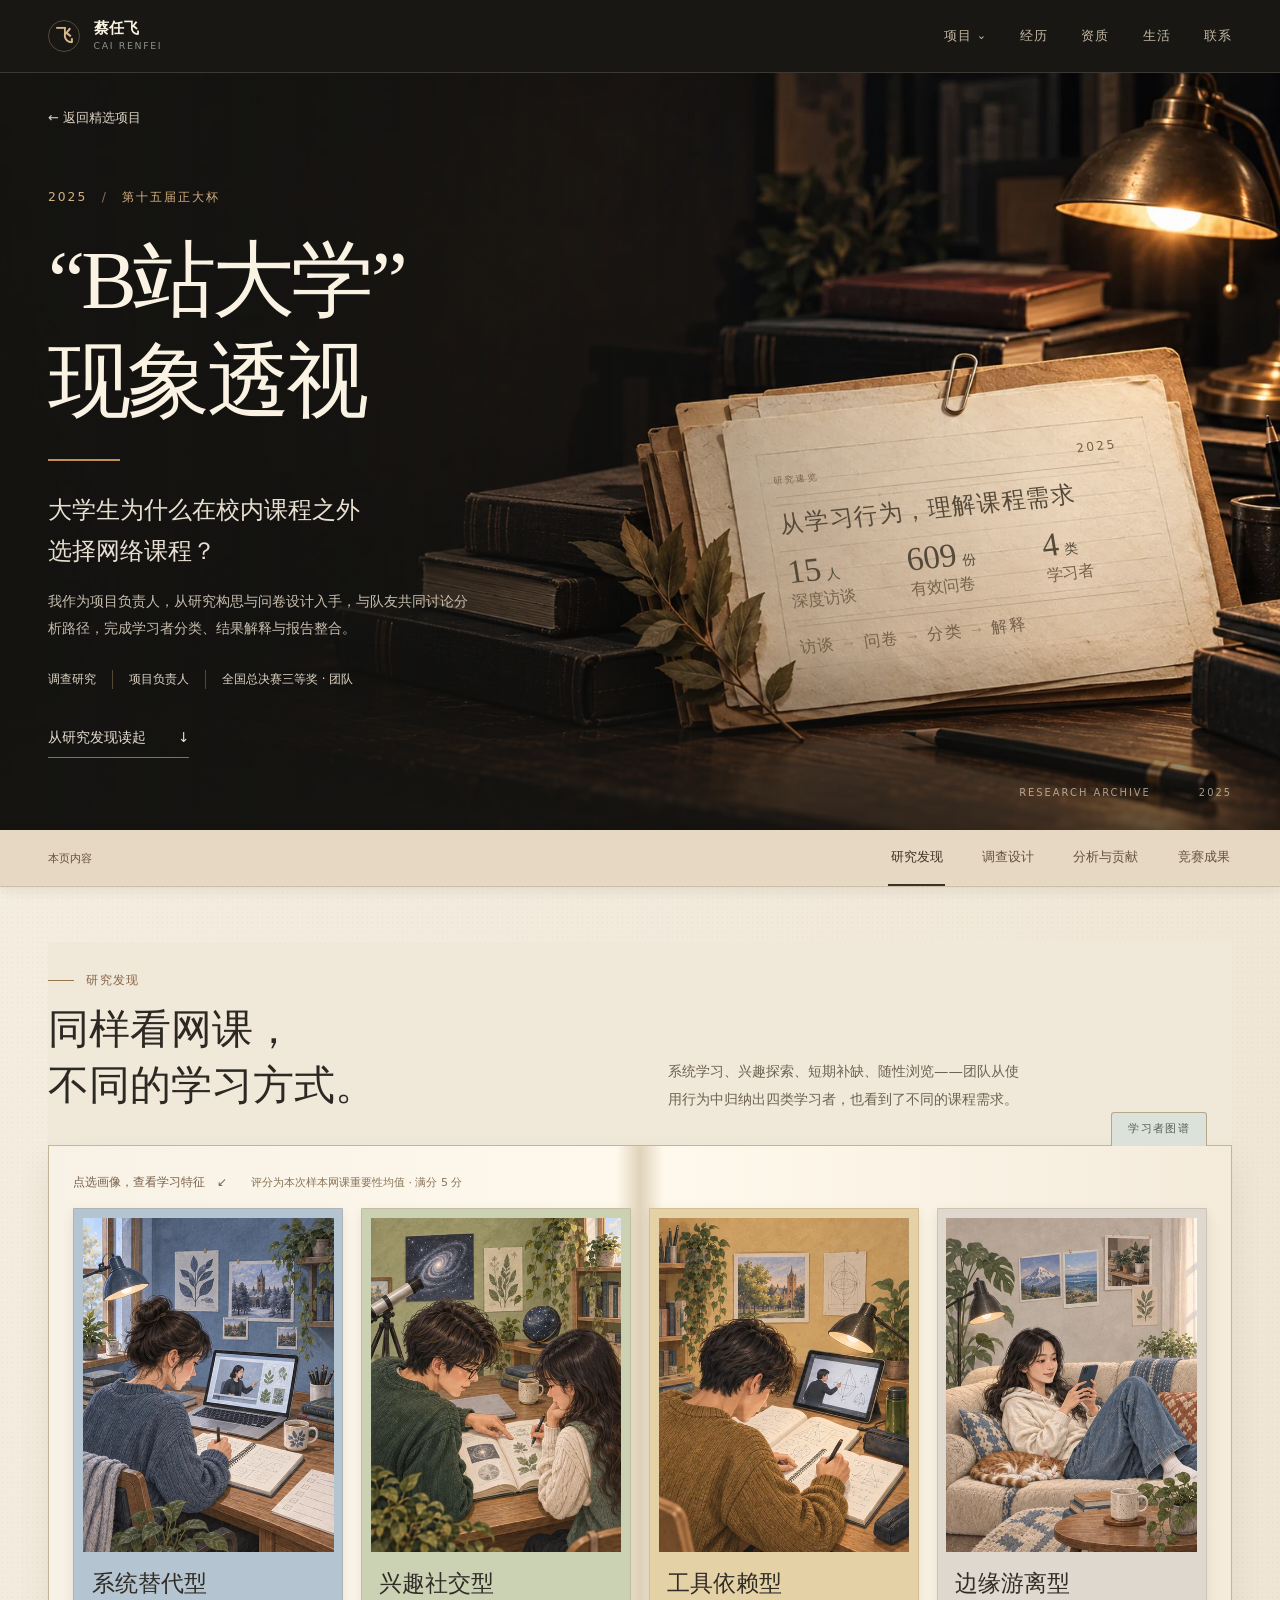
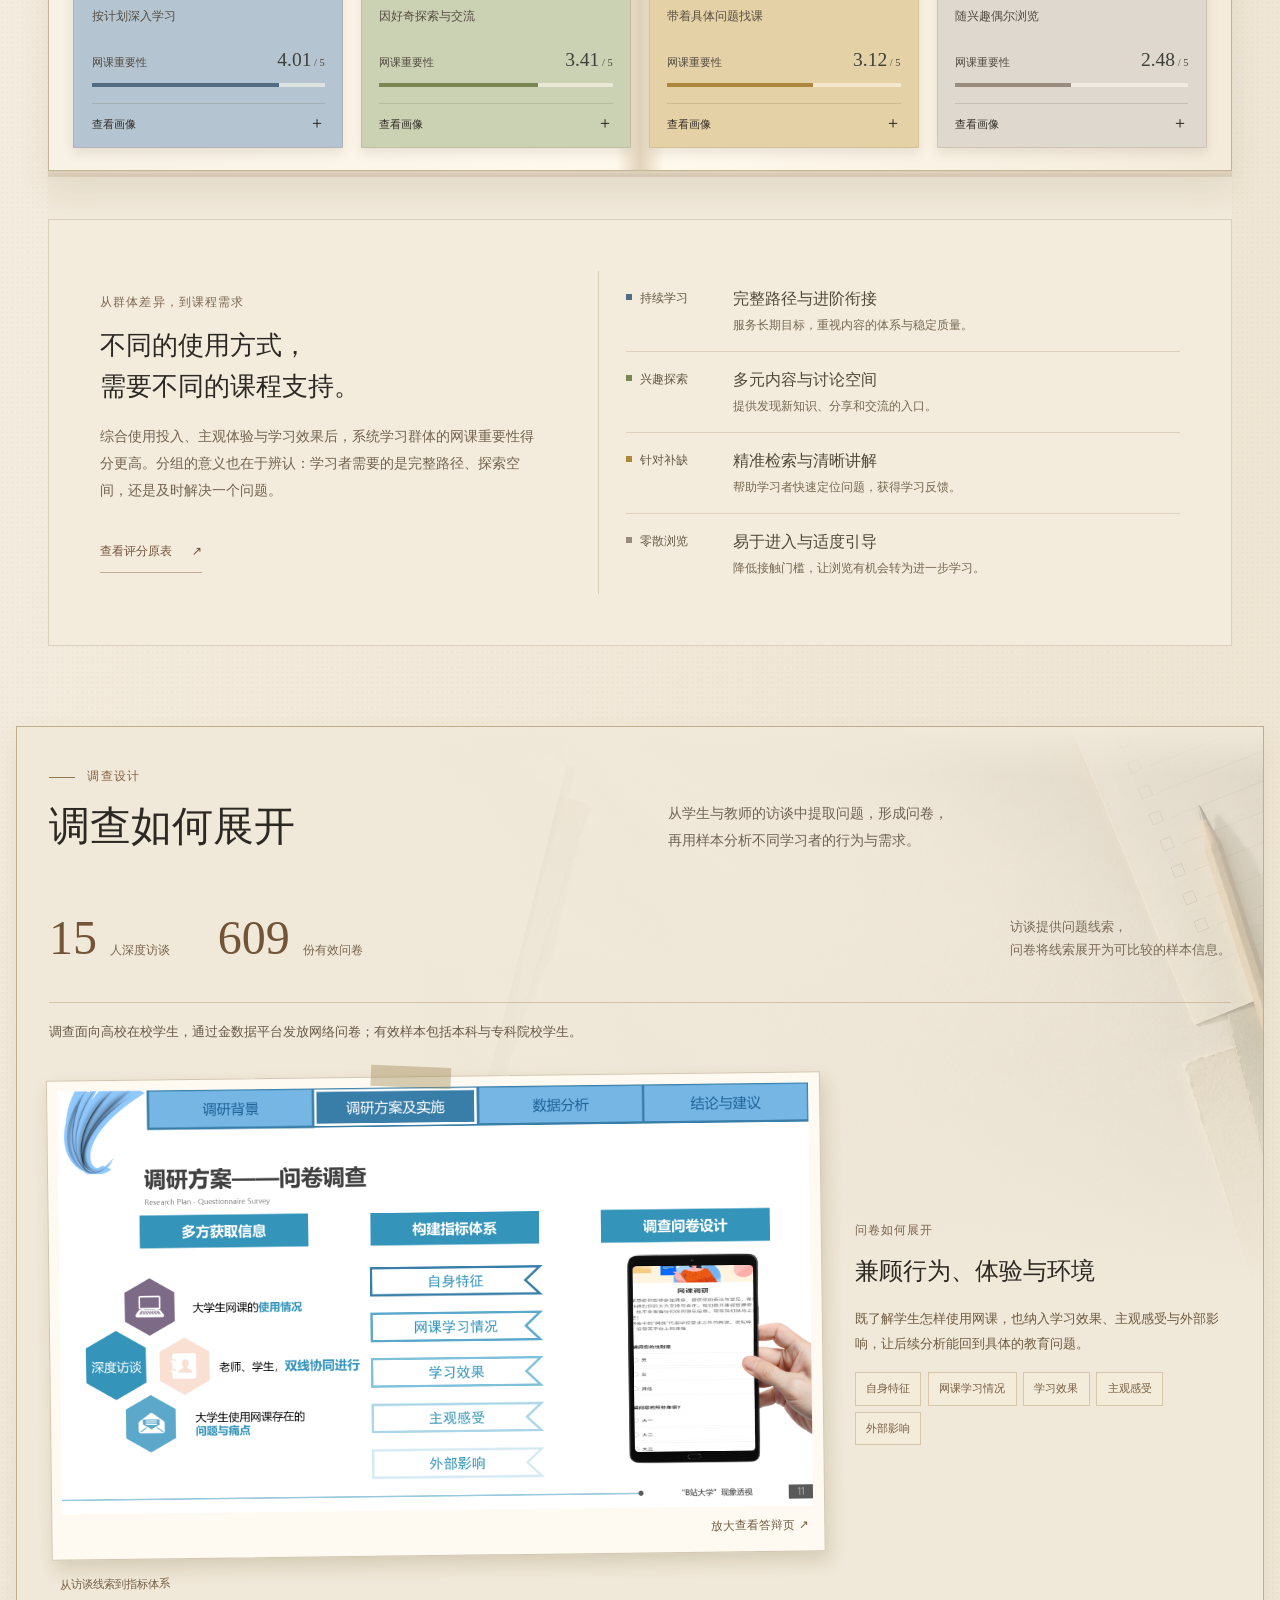
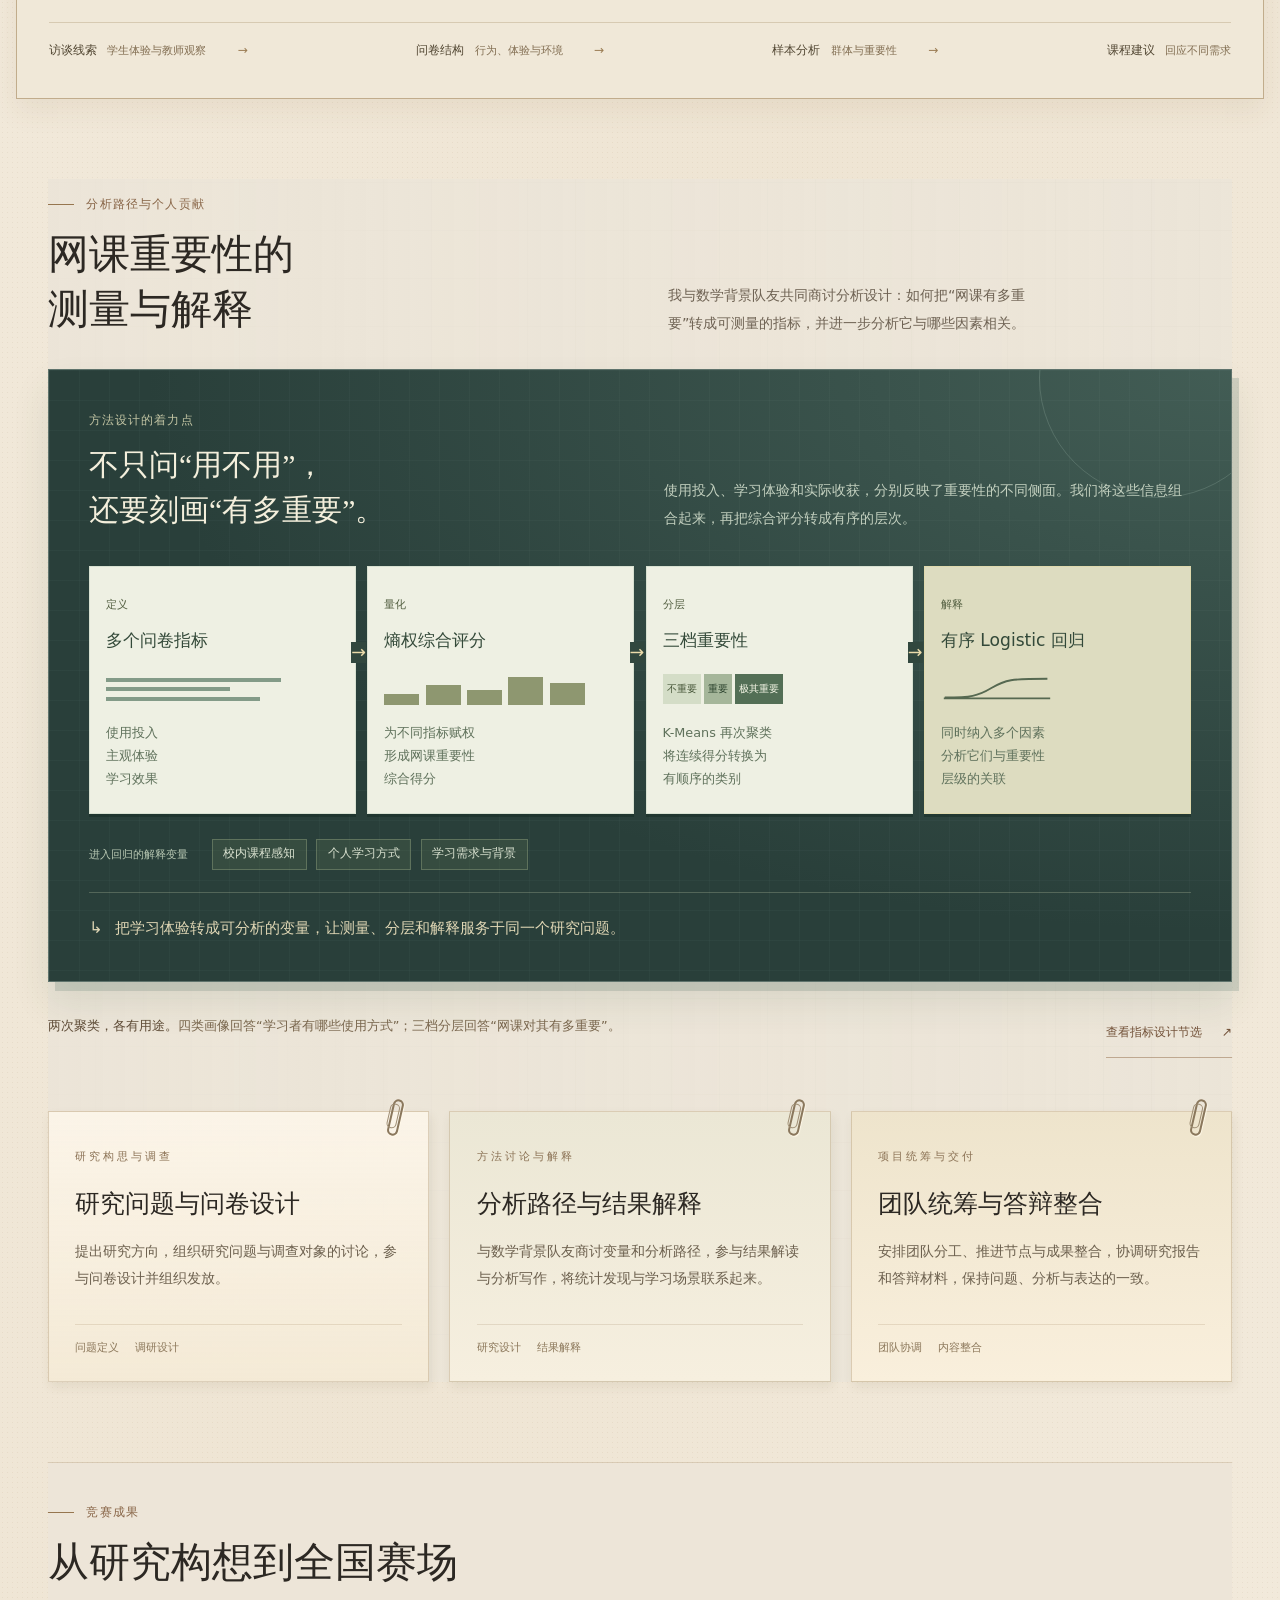
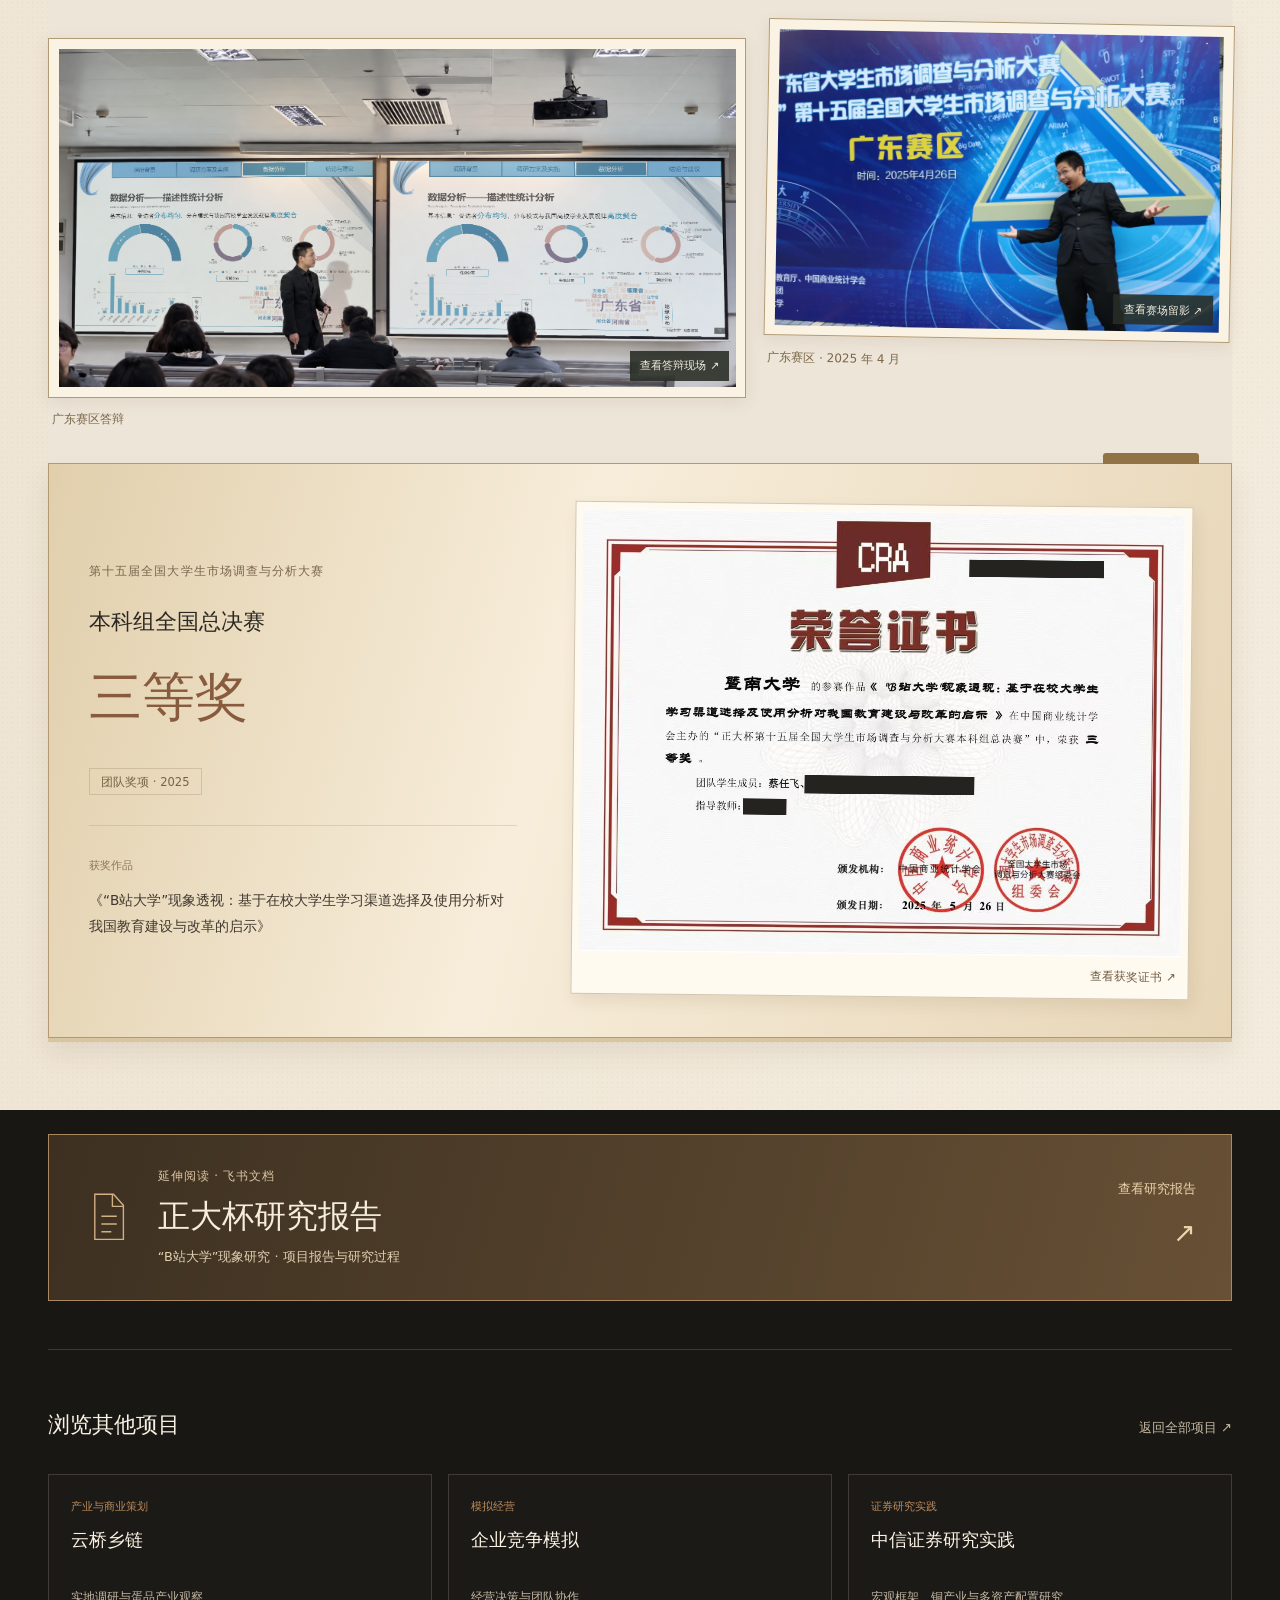
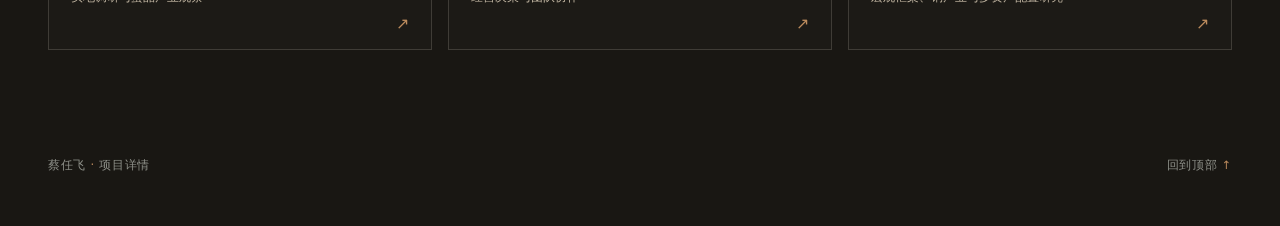
<file: projects/zhengda.html>
<!doctype html>
<html lang="zh-CN" class="zd-document">
<head>
<meta charset="utf-8"><meta name="viewport" content="width=device-width, initial-scale=1">
<meta name="robots" content="noindex, nofollow"><meta name="referrer" content="no-referrer">
<meta name="description" content="“B站大学”现象透视：从学习者画像、问卷设计到重要性测量与有序回归，展示蔡任飞的研究设计与项目统筹实践。">
<title>“B站大学”现象透视｜蔡任飞</title>
<!-- BEGIN SOCIAL SHARING -->
<meta property="og:type" content="website">
<meta property="og:locale" content="zh_CN">
<meta property="og:site_name" content="蔡任飞的个人主页">
<meta property="og:title" content="“B站大学”现象透视｜蔡任飞">
<meta property="og:description" content="“B站大学”现象透视：从学习者画像、问卷设计到重要性测量与有序回归，展示蔡任飞的研究设计与项目统筹实践。">
<link rel="canonical" href="https://noobyfly.github.io/Personal-Website/projects/zhengda.html">
<meta property="og:url" content="https://noobyfly.github.io/Personal-Website/projects/zhengda.html">
<meta property="og:image" content="https://noobyfly.github.io/Personal-Website/assets/zhengda/archive-desk.png">
<meta property="og:image:type" content="image/png">
<meta property="og:image:width" content="1672">
<meta property="og:image:height" content="941">
<meta property="og:image:alt" content="正大杯研究页面的书桌与调查档案主题画面">
<meta name="twitter:card" content="summary_large_image">
<meta name="twitter:title" content="“B站大学”现象透视｜蔡任飞">
<meta name="twitter:description" content="“B站大学”现象透视：从学习者画像、问卷设计到重要性测量与有序回归，展示蔡任飞的研究设计与项目统筹实践。">
<meta name="twitter:image" content="https://noobyfly.github.io/Personal-Website/assets/zhengda/archive-desk.png">
<meta name="twitter:image:alt" content="正大杯研究页面的书桌与调查档案主题画面">
<!-- END SOCIAL SHARING -->
<link rel="icon" type="image/svg+xml" href="../favicon.svg"><link rel="stylesheet" href="../styles.css?v=20260928-nav7"><link rel="stylesheet" href="zhengda.css?v=20260929-launch1">
<script src="zhengda.js?v=20260929-launch1" defer></script>
<link rel="stylesheet" href="../project-resources.css?v=20260928-audit8">
<link rel="stylesheet" href="../chapter-atmosphere-v4.css?v=20260928-audit8">
<link rel="stylesheet" href="../final-review-v1.css?v=20260928-nav6">
<link rel="stylesheet" href="../project-navigation.css?v=20260928-nav6">
<script src="../project-navigation.js?v=20260928-nav7" defer></script>
</head>
<body class="zd-page" id="top">
<a class="skip-link" href="#main">跳到正文</a>

<div class="site-navigation"><header class="site-header page-width">
<a class="brand" href="../index.html?v=20260928-v4#profile" aria-label="蔡任飞，返回主页"><span class="brand-mark" aria-hidden="true">飞</span><span>蔡任飞<small>CAI RENFEI</small></span></a>
<nav aria-label="主导航"><div class="nav-projects" data-project-menu>
<button class="nav-project-trigger" type="button" aria-expanded="false" aria-controls="site-project-menu">项目 <span aria-hidden="true">⌄</span></button>
<div class="project-menu" id="site-project-menu" hidden>
<a href="../index.html?v=20260928-nav7#projects" class="project-menu-overview">全部项目 <span aria-hidden="true">↓</span></a>
<a href="zhengda.html?v=20260928-nav7" aria-current="page">正大杯 · “B站大学”研究</a>
<a href="yunqiao.html?v=20260928-nav7">云桥乡链 · 产业调研</a>
<a href="simulation.html?v=20260928-nav7">企业竞争模拟</a>
<a href="citic-research.html?v=20260928-nav7">中信证券研究实践</a>
</div></div><a href="../index.html?v=20260928-v4#experience">经历</a><a href="../index.html?v=20260928-v4#education">资质</a><a href="../index.html?v=20260928-v4#beyond">生活</a><a href="../index.html?v=20260928-v4#contact">联系</a></nav>
</header></div>
<main id="main" tabindex="-1">
<section class="zd-hero" aria-labelledby="zd-title">
<div class="zd-hero-art" aria-hidden="true"><img src="../assets/zhengda/archive-desk-web.webp" alt="" fetchpriority="high" decoding="async"></div>
<svg class="zd-hero-research-note" viewBox="0 0 1672 941" preserveAspectRatio="xMidYMid slice" role="img" aria-labelledby="zd-note-title zd-note-desc">
<title id="zd-note-title">研究速览</title><desc id="zd-note-desc">15 人深度访谈，609 份有效问卷，归纳出 4 类学习者。从访谈、问卷，到分类与解释。</desc>
<g transform="matrix(1 -.105 .16 1 1002 511)">
<text class="zd-note-label" x="0" y="0">研究速览</text><text class="zd-note-year" x="427" y="0" text-anchor="end">2025</text>
<path class="zd-note-rule" d="M0 17H427"/>
<text class="zd-note-heading" x="0" y="60">从学习行为，理解课程需求</text>
<g class="zd-note-stat"><text x="0" y="123">15<tspan class="zd-note-unit" dx="6">人</tspan></text><text class="zd-note-stat-label" x="0" y="153">深度访谈</text></g>
<g class="zd-note-stat"><text x="148" y="123">609<tspan class="zd-note-unit" dx="6">份</tspan></text><text class="zd-note-stat-label" x="148" y="153">有效问卷</text></g>
<g class="zd-note-stat"><text x="316" y="123">4<tspan class="zd-note-unit" dx="6">类</tspan></text><text class="zd-note-stat-label" x="316" y="153">学习者</text></g>
<path class="zd-note-rule" d="M0 177H427"/>
<text class="zd-note-path" x="0" y="210">访谈 <tspan>→</tspan> 问卷 <tspan>→</tspan> 分类 <tspan>→</tspan> 解释</text>
</g></svg>
<div class="zd-hero-inner page-width">
<a class="zd-back" href="../index.html?v=20260928-v4#projects">← 返回精选项目</a>
<div class="zd-hero-copy">
<p class="zd-kicker">2025 <span aria-hidden="true">/</span> 第十五届正大杯</p>
<h1 id="zd-title"><span>“B站大学”</span><span>现象透视</span></h1>
<div class="zd-title-rule" aria-hidden="true"></div>
<p class="zd-hero-deck">大学生为什么在校内课程之外<br>选择网络课程？</p>
<p class="zd-hero-description">我作为项目负责人，从研究构思与问卷设计入手，与队友共同讨论分析路径，完成学习者分类、结果解释与报告整合。</p>
<div class="zd-hero-meta"><span>调查研究</span><span>项目负责人</span><span>全国总决赛三等奖 · 团队</span></div>
<a class="zd-read-link" href="#learners">从研究发现读起 <span aria-hidden="true">↓</span></a>
</div>
<aside class="zd-hero-research-compact" aria-label="研究速览"><p>研究速览</p><dl><div><dt>深度访谈</dt><dd><strong>15</strong> 人</dd></div><div><dt>有效问卷</dt><dd><strong>609</strong> 份</dd></div><div><dt>学习者</dt><dd><strong>4</strong> 类</dd></div></dl></aside>
<p class="zd-hero-caption" aria-hidden="true">RESEARCH ARCHIVE <span>2025</span></p>
</div>
</section>
<div class="zd-paper">
<nav class="zd-tabs project-toc" aria-label="本页目录" data-project-nav><div class="project-toc-inner page-width"><span class="project-toc-label">本页内容</span><a href="#learners">研究发现</a><a href="#process">调查设计</a><a href="#contribution">分析与贡献</a><a href="#result">竞赛成果</a></div></nav>
<div class="zd-paper-content page-width">

<section class="zd-section zd-learners" id="learners" aria-labelledby="learners-title">
<div class="zd-section-heading zd-heading-split"><div><p class="zd-section-label">研究发现</p><h2 id="learners-title">同样看网课，<br>不同的学习方式。</h2></div><p>系统学习、兴趣探索、短期补缺、随性浏览——团队从使用行为中归纳出四类学习者，也看到了不同的课程需求。</p></div>
<div class="zd-atlas">
<p class="zd-interaction-hint">点选画像，查看学习特征 <span aria-hidden="true">↙</span><small>评分为本次样本网课重要性均值 · 满分 5 分</small></p>
<div class="zd-learner-grid">
<button class="zd-learner zd-slate" type="button" id="learner-system-button" aria-expanded="false" aria-controls="learner-system"><span class="zd-learner-art" aria-hidden="true"></span><span class="zd-learner-name">系统替代型</span><span class="zd-learner-summary">按计划深入学习</span><span class="zd-learner-score"><span class="zd-learner-score-label">网课重要性 <strong>4.01<small> / 5</small></strong></span><span class="zd-learner-score-track" aria-hidden="true"><i style="--score:80.2%"></i></span></span><span class="zd-learner-action">查看画像 <span aria-hidden="true">＋</span></span></button>
<button class="zd-learner zd-olive" type="button" id="learner-interest-button" aria-expanded="false" aria-controls="learner-interest"><span class="zd-learner-art" aria-hidden="true"></span><span class="zd-learner-name">兴趣社交型</span><span class="zd-learner-summary">因好奇探索与交流</span><span class="zd-learner-score"><span class="zd-learner-score-label">网课重要性 <strong>3.41<small> / 5</small></strong></span><span class="zd-learner-score-track" aria-hidden="true"><i style="--score:68.2%"></i></span></span><span class="zd-learner-action">查看画像 <span aria-hidden="true">＋</span></span></button>
<button class="zd-learner zd-ochre" type="button" id="learner-tool-button" aria-expanded="false" aria-controls="learner-tool"><span class="zd-learner-art" aria-hidden="true"></span><span class="zd-learner-name">工具依赖型</span><span class="zd-learner-summary">带着具体问题找课</span><span class="zd-learner-score"><span class="zd-learner-score-label">网课重要性 <strong>3.12<small> / 5</small></strong></span><span class="zd-learner-score-track" aria-hidden="true"><i style="--score:62.4%"></i></span></span><span class="zd-learner-action">查看画像 <span aria-hidden="true">＋</span></span></button>
<button class="zd-learner zd-stone" type="button" id="learner-casual-button" aria-expanded="false" aria-controls="learner-casual"><span class="zd-learner-art" aria-hidden="true"></span><span class="zd-learner-name">边缘游离型</span><span class="zd-learner-summary">随兴趣偶尔浏览</span><span class="zd-learner-score"><span class="zd-learner-score-label">网课重要性 <strong>2.48<small> / 5</small></strong></span><span class="zd-learner-score-track" aria-hidden="true"><i style="--score:49.6%"></i></span></span><span class="zd-learner-action">查看画像 <span aria-hidden="true">＋</span></span></button>
</div>
<div class="zd-persona-panel" id="learner-system" tabindex="-1" role="region" aria-labelledby="learner-system-heading" hidden>
<div class="zd-persona-intro"><p class="zd-small-label">系统替代型学习者</p><h3 id="learner-system-heading">把网课纳入自己的学习计划</h3><p>以明确的升学、考试或职业技能目标为导向，用网络课程补充或替代校内缺失、衔接不足的内容。</p><ul class="zd-behavior-tags"><li>目标明确</li><li>持续投入</li><li>固定时段</li></ul></div>
<div class="zd-persona-usage"><p class="zd-small-label">使用特征</p><dl class="zd-usage-list"><div><dt>学习目的</dt><dd>系统学习，服务长期目标</dd></div><div><dt>使用节奏</dt><dd>持续投入，时段相对固定</dd></div><div><dt>内容选择</dt><dd>围绕目标成体系学习</dd></div></dl><div class="zd-persona-need"><span>课程需求</span><strong>内容完整、进阶衔接、质量稳定</strong></div></div>
<button class="zd-panel-close" type="button" aria-label="收起系统替代型画像">收起 ×</button>
</div>
<div class="zd-persona-panel" id="learner-interest" tabindex="-1" role="region" aria-labelledby="learner-interest-heading" hidden>
<div class="zd-persona-intro"><p class="zd-small-label">兴趣社交型探索者</p><h3 id="learner-interest-heading">从一个好奇的问题展开</h3><p>主动探索专业课程和未来规划之外的知识，重视交流体验；学习投入较高，时间与场景更灵活。</p><ul class="zd-behavior-tags"><li>兴趣驱动</li><li>跨领域探索</li><li>互动交流</li></ul></div>
<div class="zd-persona-usage"><p class="zd-small-label">使用特征</p><dl class="zd-usage-list"><div><dt>学习目的</dt><dd>了解感兴趣的课外知识</dd></div><div><dt>使用节奏</dt><dd>较常使用，时间安排灵活</dd></div><div><dt>学习互动</dt><dd>重视交流与分享</dd></div></dl><div class="zd-persona-need"><span>课程需求</span><strong>多元内容、讨论空间、探索入口</strong></div></div>
<button class="zd-panel-close" type="button" aria-label="收起兴趣社交型画像">收起 ×</button>
</div>
<div class="zd-persona-panel" id="learner-tool" tabindex="-1" role="region" aria-labelledby="learner-tool-heading" hidden>
<div class="zd-persona-intro"><p class="zd-small-label">工具依赖型补缺者</p><h3 id="learner-tool-heading">为眼前的难题寻找解法</h3><p>以补足知识缺口、应对考试等具体任务为主要动力，学习需求在短时间内集中出现。</p><ul class="zd-behavior-tags"><li>任务驱动</li><li>短期集中</li><li>针对性补缺</li></ul></div>
<div class="zd-persona-usage"><p class="zd-small-label">使用特征</p><dl class="zd-usage-list"><div><dt>学习目的</dt><dd>补足知识缺口、应对考试</dd></div><div><dt>使用节奏</dt><dd>随任务短期集中</dd></div><div><dt>内容选择</dt><dd>按问题查找所需内容</dd></div></dl><div class="zd-persona-need"><span>课程需求</span><strong>精准检索、清晰讲解、即时反馈</strong></div></div>
<button class="zd-panel-close" type="button" aria-label="收起工具依赖型画像">收起 ×</button>
</div>
<div class="zd-persona-panel" id="learner-casual" tabindex="-1" role="region" aria-labelledby="learner-casual-heading" hidden>
<div class="zd-persona-intro"><p class="zd-small-label">边缘游离型体验者</p><h3 id="learner-casual-heading">在日常浏览中偶遇知识</h3><p>观看较随性，内容切换频繁，尚未形成稳定的学习目标与习惯，知识接触常与日常视频浏览交织。</p><ul class="zd-behavior-tags"><li>浅层浏览</li><li>随机接触</li><li>习惯未定</li></ul></div>
<div class="zd-persona-usage"><p class="zd-small-label">使用特征</p><dl class="zd-usage-list"><div><dt>学习目的</dt><dd>随性接触，目标尚不稳定</dd></div><div><dt>使用节奏</dt><dd>零散浏览</dd></div><div><dt>内容选择</dt><dd>随当下兴趣切换</dd></div></dl><div class="zd-persona-need"><span>课程需求</span><strong>易于进入、适度引导、学习反馈</strong></div></div>
<button class="zd-panel-close" type="button" aria-label="收起边缘游离型画像">收起 ×</button>
</div>
</div>
<div class="zd-finding-spread" id="materials">
<div class="zd-finding-text"><p class="zd-small-label">从群体差异，到课程需求</p><h3>不同的使用方式，<br>需要不同的课程支持。</h3><p>综合使用投入、主观体验与学习效果后，系统学习群体的网课重要性得分更高。分组的意义也在于辨认：学习者需要的是完整路径、探索空间，还是及时解决一个问题。</p><button type="button" class="zd-text-button" data-image="../assets/zhengda/importance-means-source.png" data-title="网课重要性评分 · 报告统计表" data-caption="项目报告中的分组统计表。">查看评分原表 <span aria-hidden="true">↗</span></button></div>
<ol class="zd-need-map" aria-label="四类使用方式对应的课程需求">
<li><span>持续学习</span><div><h4>完整路径与进阶衔接</h4><p>服务长期目标，重视内容的体系与稳定质量。</p></div></li>
<li><span>兴趣探索</span><div><h4>多元内容与讨论空间</h4><p>提供发现新知识、分享和交流的入口。</p></div></li>
<li><span>针对补缺</span><div><h4>精准检索与清晰讲解</h4><p>帮助学习者快速定位问题，获得学习反馈。</p></div></li>
<li><span>零散浏览</span><div><h4>易于进入与适度引导</h4><p>降低接触门槛，让浏览有机会转为进一步学习。</p></div></li>
</ol></div>

</section>

<section class="zd-section" id="process" aria-labelledby="process-title">
<div class="zd-section-heading zd-heading-split"><div><p class="zd-section-label">调查设计</p><h2 id="process-title">调查如何展开</h2></div><p>从学生与教师的访谈中提取问题，形成问卷，再用样本分析不同学习者的行为与需求。</p></div>
<div class="zd-process-overview"><div><strong>15</strong><span>人深度访谈</span></div><div><strong>609</strong><span>份有效问卷</span></div><p>访谈提供问题线索，<br>问卷将线索展开为可比较的样本信息。</p></div>
<p class="zd-sample-scope">调查面向高校在校学生，通过金数据平台发放网络问卷；有效样本包括本科与专科院校学生。</p>
<div class="zd-exhibit-spread">
<figure class="zd-source-exhibit"><button type="button" data-image="../assets/zhengda/questionnaire-slide11.png" data-title="从访谈到问卷 · 复赛答辩节选" data-caption="团队复赛答辩中的调查设计页。"><img src="../assets/zhengda/questionnaire-slide11.png" alt="答辩页展示多方访谈、五类指标和问卷设计的衔接。" loading="lazy" width="1920" height="1080"><span>放大查看答辩页 ↗</span></button><figcaption>从访谈线索到指标体系</figcaption></figure>
<div class="zd-exhibit-copy"><p class="zd-small-label">问卷如何展开</p><h3>兼顾行为、体验与环境</h3><p>既了解学生怎样使用网课，也纳入学习效果、主观感受与外部影响，让后续分析能回到具体的教育问题。</p><ul class="zd-questionnaire-tags"><li>自身特征</li><li>网课学习情况</li><li>学习效果</li><li>主观感受</li><li>外部影响</li></ul></div>
</div>
<ol class="zd-survey-link" aria-label="研究推进路径"><li><b>访谈线索</b><span>学生体验与教师观察</span></li><li><b>问卷结构</b><span>行为、体验与环境</span></li><li><b>样本分析</b><span>群体与重要性</span></li><li><b>课程建议</b><span>回应不同需求</span></li></ol>

</section>

<section class="zd-section" id="contribution" aria-labelledby="contribution-title">
<div class="zd-section-heading zd-heading-split"><div><p class="zd-section-label">分析路径与个人贡献</p><h2 id="contribution-title">网课重要性的<br>测量与解释</h2></div><p>我与数学背景队友共同商讨分析设计：如何把“网课有多重要”转成可测量的指标，并进一步分析它与哪些因素相关。</p></div>
<div class="zd-method-board">
<div class="zd-method-question"><p class="zd-small-label">方法设计的着力点</p><h3>不只问“用不用”，<br>还要刻画“有多重要”。</h3><p>使用投入、学习体验和实际收获，分别反映了重要性的不同侧面。我们将这些信息组合起来，再把综合评分转成有序的层次。</p></div>
<ol class="zd-analysis-flow">
<li><span class="zd-flow-label">定义</span><h4>多个问卷指标</h4><div class="zd-measure-strips" aria-hidden="true"><i></i><i></i><i></i></div><p>使用投入<br>主观体验<br>学习效果</p></li>
<li><span class="zd-flow-label">量化</span><h4>熵权综合评分</h4><div class="zd-scale" aria-hidden="true"><i></i><i></i><i></i><i></i><i></i></div><p>为不同指标赋权<br>形成网课重要性<br>综合得分</p></li>
<li><span class="zd-flow-label">分层</span><h4>三档重要性</h4><div class="zd-levels" aria-label="不重要、重要、极其重要"><span>不重要</span><span>重要</span><span>极其重要</span></div><p>K-Means 再次聚类<br>将连续得分转换为<br>有顺序的类别</p></li>
<li><span class="zd-flow-label">解释</span><h4>有序 Logistic 回归</h4><div class="zd-model-mark" aria-hidden="true"><svg viewBox="0 0 120 32"><path d="M3 26H117M4 25C32 25 39 24 54 15S75 5 114 5"/></svg></div><p>同时纳入多个因素<br>分析它们与重要性<br>层级的关联</p></li>
</ol>
<div class="zd-model-inputs"><span>进入回归的解释变量</span><ul><li>校内课程感知</li><li>个人学习方式</li><li>学习需求与背景</li></ul></div>
<div class="zd-method-takeaway"><span aria-hidden="true">↳</span><p>把学习体验转成可分析的变量，让测量、分层和解释服务于同一个研究问题。</p></div>
</div>
<div class="zd-method-footnotes"><p><strong>两次聚类，各有用途。</strong>四类画像回答“学习者有哪些使用方式”；三档分层回答“网课对其有多重要”。</p><button class="zd-text-button" type="button" data-image="../assets/zhengda/indicator-table-source.png" data-title="网课重要性指标体系 · 报告节选" data-caption="项目报告中的重要性测量指标及对应问卷题项。">查看指标设计节选 <span aria-hidden="true">↗</span></button></div>
<div class="zd-work-grid">
<article class="zd-work-note"><span class="zd-paperclip" aria-hidden="true"></span><p class="zd-note-label">研究构思与调查</p><h3>研究问题与问卷设计</h3><p>提出研究方向，组织研究问题与调查对象的讨论，参与问卷设计并组织发放。</p><div class="zd-note-bottom"><span>问题定义</span><span>调研设计</span></div></article>
<article class="zd-work-note"><span class="zd-paperclip" aria-hidden="true"></span><p class="zd-note-label">方法讨论与解释</p><h3>分析路径与结果解释</h3><p>与数学背景队友商讨变量和分析路径，参与结果解读与分析写作，将统计发现与学习场景联系起来。</p><div class="zd-note-bottom"><span>研究设计</span><span>结果解释</span></div></article>
<article class="zd-work-note"><span class="zd-paperclip" aria-hidden="true"></span><p class="zd-note-label">项目统筹与交付</p><h3>团队统筹与答辩整合</h3><p>安排团队分工、推进节点与成果整合，协调研究报告和答辩材料，保持问题、分析与表达的一致。</p><div class="zd-note-bottom"><span>团队协调</span><span>内容整合</span></div></article>
</div>

</section>

<section class="zd-section zd-results" id="result" aria-labelledby="result-title">
<div class="zd-section-heading"><p class="zd-section-label">竞赛成果</p><h2 id="result-title">从研究构想到全国赛场</h2></div>
<div class="zd-field-record">
<figure class="zd-field-main"><button type="button" data-image="../assets/zhengda/presentation-reconstructed-ppt-v2.png" data-title="正大杯 · 广东赛区答辩" data-caption="广东赛区答辩 · 2025 年 4 月"><img src="../assets/zhengda/presentation-reconstructed-ppt-v2.png" width="1774" height="887" alt="蔡任飞在广东赛区答辩中讲解研究结果。" loading="lazy"><span>查看答辩现场 ↗</span></button><figcaption>广东赛区答辩</figcaption></figure>
<figure class="zd-field-candid"><button type="button" data-image="../assets/zhengda/competition现场-original.jpg" data-title="正大杯 · 广东赛区留影" data-caption="2025 年广东赛区，蔡任飞在赛事背景前留影。"><img src="../assets/zhengda/competition现场-original.jpg" width="1920" height="1280" alt="蔡任飞身着正装，在2025年正大杯广东赛区的赛事背景前张开双手留影。" loading="lazy"><span>查看赛场留影 ↗</span></button><figcaption>广东赛区 · 2025 年 4 月</figcaption></figure>
</div>


<div class="zd-award-spread">
<div class="zd-award-copy"><p class="zd-small-label">第十五届全国大学生市场调查与分析大赛</p><h3>本科组全国总决赛<br><strong>三等奖</strong></h3><span class="zd-team-label">团队奖项 · 2025</span><div class="zd-official-title"><span>获奖作品</span><p>《“B站大学”现象透视：基于在校大学生学习渠道选择及使用分析对我国教育建设与改革的启示》</p></div></div>
<figure class="zd-certificate"><button type="button" data-image="../assets/zhengda/certificate-redacted.png" data-title="正大杯本科组全国总决赛三等奖" data-caption="2025 年团队获奖证书。"><img src="../assets/zhengda/certificate-redacted.png" alt="暨南大学“B站大学”研究团队获正大杯本科组全国总决赛三等奖的荣誉证书，成员蔡任飞。" loading="lazy" width="1081" height="794"><span>查看获奖证书 ↗</span></button></figure>
</div>

</section>

</div></div>

    <div class="page-width"><a class="project-resource" href="https://ecnd65yr52fq.feishu.cn/docx/FFLidgfGLowkX8xLPsfcBv46ncd" target="_blank" rel="noopener noreferrer" aria-label="查看研究报告，飞书文档，在新标签页打开"><svg class="project-resource-icon" viewBox="0 0 40 48" aria-hidden="true"><path d="M8 3h17l9 10v31H8zM24 3v11h10M14 23h14M14 30h14M14 37h9"/></svg><span class="project-resource-copy"><small>延伸阅读 · 飞书文档</small><strong>正大杯研究报告</strong><span>“B站大学”现象研究 · 项目报告与研究过程</span></span><span class="project-resource-action">查看研究报告<b aria-hidden="true">↗</b></span></a></div>
<section class="project-directory page-width" aria-labelledby="project-directory-title">
      <div class="project-directory-heading"><h2 id="project-directory-title">浏览其他项目</h2><a href="../index.html?v=20260928-v4#projects">返回全部项目 <span aria-hidden="true">↗</span></a></div>
      <div class="project-directory-grid">
      <a class="directory-card directory-yunqiao" href="yunqiao.html?v=20260928-v4"><span class="directory-label">产业与商业策划</span><h3>云桥乡链</h3><p>实地调研与蛋品产业观察</p><span class="directory-arrow" aria-hidden="true">↗</span></a>
      <a class="directory-card directory-simulation" href="simulation.html?v=20260928-v4"><span class="directory-label">模拟经营</span><h3>企业竞争模拟</h3><p>经营决策与团队协作</p><span class="directory-arrow" aria-hidden="true">↗</span></a>
      <a class="directory-card directory-citic-research" href="citic-research.html?v=20260928-v4"><span class="directory-label">证券研究实践</span><h3>中信证券研究实践</h3><p>宏观框架、铜产业与多资产配置研究</p><span class="directory-arrow" aria-hidden="true">↗</span></a>
      </div>
    </section>
    </main>
<footer class="site-footer page-width"><p>蔡任飞 <span>·</span> 项目详情</p><a href="#top">回到顶部 <span aria-hidden="true">↑</span></a></footer>
<dialog class="zd-lightbox" aria-labelledby="zd-lightbox-title" aria-describedby="zd-lightbox-caption">
<div class="zd-lightbox-header"><h2 id="zd-lightbox-title"></h2><button class="zd-lightbox-close" type="button" autofocus aria-label="关闭大图">关闭 ×</button></div>
<figure><img id="zd-lightbox-image" alt=""><figcaption id="zd-lightbox-caption"></figcaption></figure>
<a class="zd-lightbox-original" id="zd-lightbox-original" target="_blank" rel="noopener">在新标签页查看原尺寸 ↗</a>
</dialog>
</body></html>
</file>
<file: styles.css>
:root {
  --site-navigation-height: 4.5rem;
  color-scheme: dark;
  --canvas: #0f1110;
  --bg: #181b1a;
  --surface: #202422;
  --surface-2: #252a27;
  --ink: #f0e9dc;
  --ink-strong: #fff9ec;
  --muted: #b8b1a5;
  --subtle: #8e9089;
  --line: rgba(240, 233, 220, 0.16);
  --line-strong: rgba(240, 233, 220, 0.3);
  --accent: #c2836c;
  --cool: #839b93;
  --focus: #f3bf7c;
  --max: 74rem;
  --serif: "Iowan Old Style", "Songti SC", "STSong", "SimSun", Georgia, serif;
  --sans: "Segoe UI", "PingFang SC", "Microsoft YaHei", system-ui, sans-serif;
}

*,
*::before,
*::after {
  box-sizing: border-box;
}

html {
  scroll-behavior: auto;
  scroll-padding-top: 7rem;
}

body {
  margin: 0;
  color: var(--ink);
  background:
    radial-gradient(circle at 76% 12%, rgba(131, 155, 147, 0.08), transparent 30rem),
    var(--canvas);
  font-family: var(--sans);
  font-size: 1rem;
  line-height: 1.7;
  text-rendering: optimizeLegibility;
}

body::before {
  position: fixed;
  inset: 0;
  z-index: -1;
  background-image: linear-gradient(rgba(255, 255, 255, 0.018) 1px, transparent 1px), linear-gradient(90deg, rgba(255, 255, 255, 0.014) 1px, transparent 1px);
  background-size: 4rem 4rem;
  content: "";
  pointer-events: none;
}

a {
  color: inherit;
  text-decoration-thickness: 0.08em;
  text-underline-offset: 0.25em;
}

a:focus-visible,
[tabindex]:focus-visible {
  outline: 0.2rem solid var(--focus);
  outline-offset: 0.25rem;
}

p,
h1,
h2,
h3,
dl,
dd,
ol,
ul {
  margin-top: 0;
}

h1,
h2,
h3 {
  color: var(--ink-strong);
  font-weight: 500;
  line-height: 1.12;
}

.skip-link {
  position: fixed;
  top: 0.75rem;
  left: 0.75rem;
  z-index: 20;
  padding: 0.65rem 0.9rem;
  color: var(--canvas);
  background: var(--focus);
  font-weight: 700;
  transform: translateY(-180%);
}

.skip-link:focus {
  transform: translateY(0);
}

.preview-banner {
  display: flex;
  min-height: 2.1rem;
  align-items: center;
  justify-content: center;
  gap: 0.55rem;
  padding: 0.35rem 1rem;
  border-bottom: 1px solid rgba(194, 131, 108, 0.3);
  color: #d5cbbd;
  background: #121412;
  font-size: 0.72rem;
  letter-spacing: 0.11em;
  text-transform: uppercase;
}

.preview-banner span {
  width: 0.42rem;
  height: 0.42rem;
  border-radius: 50%;
  background: var(--accent);
}

.site-shell {
  position: relative;
  overflow: clip;
  background: linear-gradient(90deg, transparent calc(50% - 37rem), rgba(240, 233, 220, 0.025) calc(50% - 37rem), rgba(240, 233, 220, 0.025) calc(50% - 36.94rem), transparent calc(50% - 36.94rem));
}

.page-width {
  width: min(calc(100% - 3rem), var(--max));
  margin-inline: auto;
}

.site-header {
  display: flex;
  min-height: 6.3rem;
  align-items: center;
  justify-content: space-between;
  gap: 2rem;
  border-bottom: 1px solid var(--line);
}

.brand {
  display: inline-flex;
  align-items: center;
  gap: 0.85rem;
  color: var(--ink-strong);
  font-size: 0.95rem;
  font-weight: 700;
  line-height: 1.1;
  text-decoration: none;
}

.brand-mark {
  display: grid;
  width: 2.4rem;
  height: 2.4rem;
  place-items: center;
  border: 1px solid var(--line-strong);
  border-radius: 50%;
  color: var(--accent);
  font-family: var(--serif);
  font-size: 1.05rem;
}

.brand small {
  display: block;
  margin-top: 0.28rem;
  color: var(--subtle);
  font-size: 0.59rem;
  font-weight: 500;
  letter-spacing: 0.17em;
}

.site-header nav {
  display: flex;
  align-items: center;
  gap: clamp(1rem, 2.6vw, 2.2rem);
}

.site-header nav a {
  position: relative;
  color: var(--muted);
  font-size: 0.82rem;
  letter-spacing: 0.08em;
  text-decoration: none;
}

.site-header nav a::after {
  position: absolute;
  right: 0;
  bottom: -0.48rem;
  left: 0;
  height: 1px;
  background: var(--accent);
  content: "";
  transform: scaleX(0);
  transform-origin: right;
  transition: transform 180ms ease;
}

.site-header nav a:hover,
.site-header nav a:focus-visible {
  color: var(--ink-strong);
}

.site-header nav a:hover::after,
.site-header nav a:focus-visible::after {
  transform: scaleX(1);
  transform-origin: left;
}

/* Shared navigation and a parallel project directory (home review V1). */
html { scroll-padding-top: calc(var(--site-navigation-height) + 1rem); }
.site-navigation, .site-shell > div.site-navigation { position: sticky; top: 0; z-index: 12; background: var(--canvas); border-bottom: 1px solid var(--line); }
body .site-navigation .site-header { min-height: var(--site-navigation-height); height: var(--site-navigation-height); padding-block: 0; border: 0; display: flex; flex-direction: row; flex-wrap: nowrap; align-items: center; gap: 1.5rem; }
body .site-navigation .brand { flex-shrink: 0; }
body .site-navigation .brand-mark { width: 2rem; height: 2rem; }
body .site-navigation .site-header nav { display: flex; width: auto; align-items: center; flex-wrap: nowrap; gap: clamp(1rem, 2.6vw, 2.2rem); }
body .site-navigation .site-header nav a { display: inline-flex; align-items: center; justify-content: center; min-height: 2.75rem; padding-block: 0; font-size: .82rem; white-space: nowrap; }
body .site-navigation .site-header nav a::after { bottom: .2rem; }
.site-shell .detail-toc, .site-shell .yq-toc { top: calc(var(--site-navigation-height) + 1.5rem); }
.zd-page .zd-tabs { top: var(--site-navigation-height); }
.zd-page .zd-tabs-inner { min-height: 3.5rem; padding-top: .4rem; }
.zd-page .zd-tabs a { padding-block: .7rem; }
.zd-page .zd-section, .zd-page .zd-persona-panel, .zd-page .zd-finding-spread,
.zd-page .zd-results-spread, .zd-page .zd-project-review { scroll-margin-top: calc(var(--site-navigation-height) + 4.5rem); }
.project-directory { padding-block: 3.5rem; border-top: 1px solid var(--line); }
.project-directory-heading { display: flex; align-items: baseline; justify-content: space-between; gap: 1.5rem; margin-bottom: 1.5rem; }
.project-directory-heading h2 { margin: 0; font: 500 1.35rem/1.5 var(--sans); }
.project-directory-heading > a { flex-shrink: 0; min-height: 2.75rem; padding-block: .65rem; color: var(--muted); font-size: .82rem; text-decoration: none; }
.project-directory-grid { display: grid; grid-template-columns: repeat(3, minmax(0, 1fr)); gap: 1rem; }
.directory-card { display: flex; flex-direction: column; position: relative; min-width: 0; min-height: 11rem; padding: 1.35rem 1.4rem 2.6rem; border: 1px solid var(--line); background: #ffffff03; text-decoration: none; transition: border-color 180ms ease, background 180ms ease; }
.directory-card:hover, .directory-card:focus-visible { background: #ffffff09; border-color: var(--focus); }
.directory-card h3 { margin: .65rem 0 .7rem; font: 500 1.15rem/1.5 var(--sans); }
.directory-label { color: var(--accent); font-size: .7rem; }
.directory-card p { margin: auto 0 0; color: var(--muted); font-size: .77rem; line-height: 1.7; }
.directory-arrow { position: absolute; bottom: .75rem; right: 1.35rem; color: var(--accent); }
@media (max-width: 48rem) {
  .project-directory-grid { gap: .65rem; }
  .directory-card { padding: 1rem 1rem 2.5rem; }
  .directory-card h3 { font-size: 1rem; }
}
@media (max-width: 36rem) {
  :root { --site-navigation-height: 4rem; }
  body .site-navigation .site-header { width: calc(100% - 2rem); gap: .7rem; }
  body .site-navigation .brand { font-size: .82rem; gap: 0; }
  body .site-navigation .brand-mark, body .site-navigation .brand small { display: none; }
  body .site-navigation .site-header nav { justify-content: space-between; flex: 1; max-width: 18rem; gap: .25rem; }
  body .site-navigation .site-header nav a { font-size: .75rem; min-width: 2rem; letter-spacing: .03em; }
  .zd-page .zd-tabs-inner { min-height: 3rem; padding-top: .25rem; }
  .project-directory { padding-block: 2.5rem; }
  .project-directory-heading { gap: .6rem; margin-bottom: 1rem; }
  .project-directory-heading h2 { font-size: 1.12rem; }
  .project-directory-heading > a { font-size: .72rem; }
  .project-directory-grid { grid-template-columns: 1fr; }
  .directory-card { min-height: 0; padding: 1.1rem 2.8rem 1.1rem 1.2rem; }
  .directory-card h3 { margin: .4rem 0; font-size: 1.1rem; }
  .directory-arrow { bottom: auto; top: 50%; transform: translateY(-50%); }
}

.hero {
  display: grid;
  min-height: 42rem;
  grid-template-columns: minmax(11rem, 0.8fr) minmax(18rem, 1.12fr) minmax(18rem, 1fr);
  border-bottom: 1px solid var(--line);
}

.hero > div {
  min-width: 0;
  padding-block: clamp(4rem, 8vw, 7.6rem);
}

.hero-identity {
  padding-right: clamp(1.5rem, 4vw, 3.6rem);
  border-right: 1px solid var(--line);
}

.eyebrow,
.section-index,
.small-label,
.item-meta,
.project-order,
.detail-kicker {
  color: var(--subtle);
  font-size: 0.68rem;
  font-weight: 650;
  letter-spacing: 0.16em;
  text-transform: uppercase;
}

.eyebrow span,
.section-index span,
.map-note span {
  color: var(--accent);
}

.hero-identity h1 {
  margin: clamp(5.7rem, 11vw, 9.5rem) 0 1.25rem;
  font-family: var(--serif);
  font-size: clamp(3.7rem, 6.3vw, 6.2rem);
  letter-spacing: -0.065em;
  writing-mode: vertical-rl;
}

.hero-identity h1 span {
  color: var(--accent);
}

.hero-identity > p:last-child {
  max-width: 8.5rem;
  color: var(--muted);
  font-size: 0.86rem;
}

.hero-direction {
  padding-inline: clamp(1.5rem, 4vw, 3.8rem);
  border-right: 1px solid var(--line);
}

.section-index {
  display: flex;
  align-items: center;
  gap: 0.72rem;
  margin-bottom: 2rem;
}

.section-index::before {
  width: 1.9rem;
  height: 1px;
  background: var(--line-strong);
  content: "";
}

.hero-direction h2 {
  margin: 0 0 2.5rem;
  font-family: var(--serif);
  font-size: clamp(3rem, 5.3vw, 5.35rem);
  letter-spacing: -0.045em;
}

.hero-lead {
  max-width: 31rem;
  margin-bottom: 1rem;
  color: var(--ink-strong);
  font-size: clamp(1.05rem, 1.5vw, 1.22rem);
}

.hero-copy {
  max-width: 34rem;
  color: var(--muted);
  font-size: 0.94rem;
}

.hero-actions {
  display: flex;
  flex-wrap: wrap;
  gap: 0.85rem 1.6rem;
  margin-top: 3rem;
}

.primary-link,
.secondary-link,
.project-link,
.detail-back,
.detail-next a {
  display: inline-flex;
  align-items: center;
  justify-content: space-between;
  gap: 1.3rem;
  padding-bottom: 0.45rem;
  border-bottom: 1px solid currentColor;
  color: var(--ink-strong);
  font-size: 0.8rem;
  font-weight: 650;
  letter-spacing: 0.06em;
  text-decoration: none;
}

.primary-link span,
.project-link span,
.detail-next span {
  color: var(--accent);
}

.secondary-link {
  color: var(--muted);
}

.inquiry-map {
  position: relative;
  min-height: 37rem;
  overflow: hidden;
}

.orbit,
.map-axis {
  position: absolute;
  border: 1px solid rgba(131, 155, 147, 0.26);
  border-radius: 50%;
}

.orbit-a {
  top: 18%;
  left: 12%;
  width: 27rem;
  height: 27rem;
}

.orbit-b {
  top: 31%;
  left: 27%;
  width: 18rem;
  height: 18rem;
  border-color: rgba(194, 131, 108, 0.24);
}

.map-axis {
  top: 10%;
  bottom: 10%;
  left: 49%;
  width: 1px;
  border: 0;
  border-radius: 0;
  background: linear-gradient(transparent, var(--line-strong), transparent);
  transform: rotate(28deg);
}

.map-node {
  position: absolute;
  z-index: 1;
  display: grid;
  min-width: 8.8rem;
  padding: 0.8rem 1rem;
  border: 1px solid var(--line);
  background: rgba(24, 27, 26, 0.93);
  box-shadow: 0 1.2rem 3rem rgba(0, 0, 0, 0.16);
}

.map-node span {
  color: var(--accent);
  font-size: 0.61rem;
  letter-spacing: 0.12em;
}

.map-node strong {
  color: var(--ink-strong);
  font-size: 0.85rem;
  font-weight: 650;
}

.map-node small {
  color: var(--subtle);
  font-size: 0.65rem;
}

.node-a {
  top: 20%;
  left: 9%;
}

.node-b {
  top: 47%;
  right: 4%;
}

.node-c {
  bottom: 17%;
  left: 17%;
}

.map-note {
  position: absolute;
  right: 4%;
  bottom: 4%;
  margin: 0;
  color: var(--subtle);
  font-size: 0.67rem;
  letter-spacing: 0.08em;
}

.section-block {
  padding-block: clamp(5.5rem, 10vw, 9rem);
  border-bottom: 1px solid var(--line);
}

.section-heading {
  display: grid;
  grid-template-columns: minmax(16rem, 1fr) minmax(16rem, 0.62fr);
  align-items: end;
  gap: clamp(2rem, 8vw, 8rem);
  margin-bottom: clamp(3rem, 7vw, 5.5rem);
}

.section-heading h2 {
  margin: 0;
  font-family: var(--serif);
  font-size: clamp(2.6rem, 5.2vw, 5rem);
  letter-spacing: -0.045em;
}

.section-heading > p {
  margin-bottom: 0.45rem;
  color: var(--muted);
  font-size: 0.9rem;
}

.experience-grid {
  display: block;
  margin-bottom: 0;
  padding: 0;
  border-top: 1px solid var(--line-strong);
  list-style: none;
}

.experience-grid li {
  display: grid;
  grid-template-columns: minmax(7rem, 0.55fr) minmax(12rem, 1fr) minmax(7rem, 0.55fr) minmax(16rem, 1.4fr) auto;
  align-items: start;
  gap: clamp(1rem, 2.2vw, 2rem);
  min-width: 0;
  min-height: 0;
  padding: 1.6rem 0;
  border-bottom: 1px solid var(--line);
}

.experience-grid h3 {
  min-width: 0;
  min-height: 0;
  margin: -0.16rem 0 0;
  font-family: var(--serif);
  font-size: clamp(1.18rem, 1.8vw, 1.55rem);
  overflow-wrap: anywhere;
}

.experience-grid h3 span {
  color: var(--muted);
  font-size: 0.8em;
}

.item-role {
  margin: 0;
  color: var(--accent);
  font-size: 0.75rem;
  font-weight: 650;
  letter-spacing: 0.07em;
}

.experience-grid .experience-summary,
.experience-brief p,
.project-deck,
.other-work span,
.ai-practice p,
.hobby-grid article > p:last-child {
  color: var(--muted);
  font-size: 0.86rem;
}

.experience-summary {
  margin: 0;
}

.experience-link {
  display: inline-flex;
  min-height: 2rem;
  align-items: flex-start;
  justify-content: space-between;
  gap: 0.75rem;
  padding-bottom: 0.25rem;
  border-bottom: 1px solid var(--line-strong);
  color: var(--ink-strong);
  font-size: 0.72rem;
  font-weight: 650;
  letter-spacing: 0.04em;
  line-height: 1.5;
  text-decoration: none;
  white-space: nowrap;
}

.experience-link span {
  color: var(--accent);
}

.experience-link:hover,
.experience-link:focus-visible {
  border-bottom-color: var(--accent);
  color: var(--accent);
}

.experience-brief {
  display: grid;
  grid-template-columns: 0.48fr 1fr 1fr;
  gap: 2rem;
  padding-top: 2.4rem;
  border-top: 1px solid var(--line);
}

.experience-brief h3 {
  margin-bottom: 0.4rem;
  font-size: 0.95rem;
  font-weight: 650;
}

.experience-brief p {
  margin-bottom: 0;
}

.experience-brief .experience-link {
  width: max-content;
  margin-top: 0.9rem;
}

.project-grid {
  display: grid;
  grid-template-columns: repeat(2, minmax(0, 1fr));
  border-top: 1px solid var(--line-strong);
  border-left: 1px solid var(--line);
}

.project-card {
  display: flex;
  min-width: 0;
  min-height: 34rem;
  flex-direction: column;
  padding: clamp(1.6rem, 4vw, 3rem);
  border-right: 1px solid var(--line);
  border-bottom: 1px solid var(--line);
  background: linear-gradient(145deg, rgba(37, 42, 39, 0.76), rgba(24, 27, 26, 0.45));
}

.project-card:nth-child(2),
.project-card:nth-child(3) {
  background: rgba(32, 36, 34, 0.56);
}

.project-card h3 {
  margin: clamp(2.5rem, 6vw, 4.5rem) 0 1.6rem;
  font-family: var(--serif);
  font-size: clamp(2.25rem, 4.4vw, 4.2rem);
  letter-spacing: -0.045em;
}

.project-deck {
  max-width: 31rem;
  margin-bottom: 2rem;
}

.project-card dl {
  margin: auto 0 2.5rem;
}

.project-card dl div {
  display: grid;
  grid-template-columns: 3.6rem 1fr;
  gap: 1rem;
  padding-block: 0.8rem;
  border-top: 1px solid var(--line);
}

.project-card dt {
  color: var(--subtle);
  font-size: 0.68rem;
  letter-spacing: 0.12em;
}

.project-card dd {
  margin: 0;
  color: var(--muted);
  font-size: 0.82rem;
}

.project-link {
  align-self: flex-start;
}

.other-work {
  display: grid;
  grid-template-columns: 0.48fr 2fr;
  gap: 2rem;
  padding-block: 3.2rem;
  border-bottom: 1px solid var(--line);
}

.other-work ul {
  margin: 0;
  padding: 0;
  list-style: none;
}

.other-work li {
  display: grid;
  grid-template-columns: minmax(10rem, 0.62fr) 1.38fr;
  gap: 2rem;
  padding: 0.9rem 0;
  border-top: 1px solid var(--line);
}

.other-work li:first-child {
  padding-top: 0;
  border-top: 0;
}

.other-work strong {
  color: var(--ink-strong);
  font-size: 0.85rem;
}

.ai-practice {
  display: grid;
  grid-template-columns: 0.48fr 2fr;
  gap: 2rem;
  padding-top: 3.5rem;
}

.ai-practice h3 {
  margin-bottom: 0.8rem;
  font-family: var(--serif);
  font-size: clamp(1.8rem, 3.3vw, 3rem);
}

.ai-practice p {
  max-width: 50rem;
}

.credential-list {
  border-top: 1px solid var(--line-strong);
}

.credential-list > div {
  display: grid;
  grid-template-columns: 0.45fr 1.55fr;
  gap: 2rem;
  padding: 1.7rem 0;
  border-bottom: 1px solid var(--line);
}

.credential-list dt {
  color: var(--subtle);
  font-size: 0.7rem;
  letter-spacing: 0.12em;
}

.credential-list dd {
  display: flex;
  align-items: baseline;
  justify-content: space-between;
  gap: 2rem;
  margin: 0;
}

.credential-list strong {
  color: var(--ink-strong);
  font-size: 1.05rem;
  font-weight: 550;
}

.credential-list span,
.credential-note {
  color: var(--subtle);
  font-size: 0.77rem;
}

.credential-note {
  max-width: 44rem;
  margin: 1.5rem 0 0 auto;
}

.hobby-grid {
  display: grid;
  grid-template-columns: repeat(3, minmax(0, 1fr));
  border-top: 1px solid var(--line-strong);
}

.hobby-grid article {
  min-width: 0;
  padding: 2.5rem clamp(1.1rem, 2.8vw, 2.6rem);
  border-right: 1px solid var(--line);
}

.hobby-grid article:first-child {
  padding-left: 0;
}

.hobby-grid article:last-child {
  padding-right: 0;
  border-right: 0;
}

.hobby-grid h3 {
  margin: 1.1rem 0 0.6rem;
  font-family: var(--serif);
  font-size: 2.2rem;
}

.hobby-mark {
  position: relative;
  display: block;
  width: 100%;
  height: 9rem;
  margin-bottom: 2.2rem;
  overflow: hidden;
  border: 1px solid var(--line);
  background: rgba(32, 36, 34, 0.58);
}

.hobby-mark::before,
.hobby-mark::after {
  position: absolute;
  content: "";
}

.mark-hike::before {
  right: -5%;
  bottom: -55%;
  left: -5%;
  height: 125%;
  border: 1px solid var(--cool);
  transform: rotate(27deg) skewX(-22deg);
}

.mark-hike::after {
  right: 15%;
  bottom: -76%;
  left: 28%;
  height: 130%;
  border: 1px solid var(--accent);
  transform: rotate(-28deg) skewX(20deg);
}

.mark-ride::before {
  top: 50%;
  left: 50%;
  width: 6.4rem;
  height: 6.4rem;
  border: 1px solid var(--cool);
  border-radius: 50%;
  transform: translate(-50%, -50%);
}

.mark-ride::after {
  top: 50%;
  left: 50%;
  width: 9rem;
  height: 1px;
  background: var(--accent);
  transform: translate(-50%, -50%) rotate(-27deg);
}

.mark-hema::before {
  top: 50%;
  left: 50%;
  width: 10rem;
  height: 1px;
  background: var(--cool);
  box-shadow: 0 0.58rem 0 -0.15rem var(--accent);
  transform: translate(-50%, -50%) rotate(-38deg);
}

.mark-hema::after {
  top: 50%;
  left: 50%;
  width: 2.8rem;
  height: 2.8rem;
  border: 1px solid var(--line-strong);
  border-radius: 50%;
  transform: translate(-50%, -50%);
}

.other-hobbies {
  margin: 2rem 0 0;
  color: var(--subtle);
  font-size: 0.8rem;
}

.contact-section {
  display: grid;
  grid-template-columns: 1.15fr 0.85fr;
  gap: clamp(3rem, 10vw, 10rem);
  padding-block: clamp(5.5rem, 10vw, 8rem);
  border-bottom: 1px solid var(--line);
}

.contact-section h2 {
  max-width: 39rem;
  margin-bottom: 1.5rem;
  font-family: var(--serif);
  font-size: clamp(2.8rem, 5.3vw, 5rem);
  letter-spacing: -0.045em;
}

.contact-section > div > p:last-child,
.contact-status p {
  color: var(--muted);
}

.contact-status {
  align-self: end;
  padding: 1.6rem 0;
  border-top: 1px solid var(--line-strong);
  border-bottom: 1px solid var(--line);
}

.contact-status p {
  margin-bottom: 0.35rem;
}

.contact-status small {
  color: var(--subtle);
}

.site-footer {
  display: flex;
  min-height: 7.5rem;
  align-items: center;
  justify-content: space-between;
  gap: 2rem;
  color: var(--subtle);
  font-size: 0.72rem;
  letter-spacing: 0.06em;
}

.site-footer p {
  margin: 0;
}

.site-footer p span,
.site-footer a span {
  color: var(--accent);
}

.site-footer a {
  text-decoration: none;
}

/* Detail pages */
.detail-main {
  padding-bottom: clamp(5rem, 10vw, 9rem);
}

.detail-breadcrumb {
  padding-top: 2.2rem;
}

.detail-back {
  color: var(--muted);
}

.detail-hero {
  display: grid;
  grid-template-columns: 1.48fr 0.52fr;
  gap: clamp(2rem, 7vw, 7rem);
  padding-block: clamp(4.5rem, 9vw, 8.5rem);
  border-bottom: 1px solid var(--line);
}

.detail-intro {
  align-self: end;
}

.detail-kicker {
  margin-bottom: 1.2rem;
  color: var(--accent);
}

.detail-hero h1 {
  max-width: 55rem;
  margin: 0 0 2rem;
  font-family: var(--serif);
  font-size: clamp(3.2rem, 7vw, 7rem);
  letter-spacing: -0.058em;
}

.detail-deck {
  max-width: 45rem;
  margin: 0;
  color: var(--muted);
  font-size: clamp(1rem, 1.55vw, 1.22rem);
}

.detail-facts {
  align-self: end;
  margin: 0;
  border-top: 1px solid var(--line-strong);
}

.detail-facts div {
  display: grid;
  grid-template-columns: 5rem 1fr;
  gap: 1rem;
  padding: 0.88rem 0;
  border-bottom: 1px solid var(--line);
}

.detail-facts dt {
  color: var(--subtle);
  font-size: 0.66rem;
  letter-spacing: 0.12em;
}

.detail-facts dd {
  margin: 0;
  color: var(--ink-strong);
  font-size: 0.82rem;
}

.detail-layout {
  display: grid;
  grid-template-columns: minmax(10rem, 0.42fr) minmax(0, 1.58fr);
  gap: clamp(2.5rem, 8vw, 8rem);
  padding-top: clamp(4rem, 8vw, 7rem);
}

.detail-toc {
  position: sticky;
  top: 2rem;
  align-self: start;
}

.detail-toc p {
  margin-bottom: 1rem;
}

.detail-toc ol {
  margin: 0;
  padding: 0;
  list-style: none;
  counter-reset: toc;
}

.detail-toc li {
  counter-increment: toc;
  border-top: 1px solid var(--line);
}

.detail-toc li:last-child {
  border-bottom: 1px solid var(--line);
}

.detail-toc a {
  display: grid;
  grid-template-columns: 1.6rem 1fr;
  gap: 0.5rem;
  padding: 0.72rem 0;
  color: var(--muted);
  font-size: 0.74rem;
  text-decoration: none;
}

.detail-toc a::before {
  color: var(--accent);
  content: "0" counter(toc);
  font-size: 0.62rem;
}

.detail-toc a:hover,
.detail-toc a:focus-visible {
  color: var(--ink-strong);
}

.detail-content {
  min-width: 0;
}

.detail-section {
  display: grid;
  grid-template-columns: minmax(9rem, 0.38fr) minmax(0, 1.62fr);
  gap: clamp(1.7rem, 5vw, 5rem);
  padding: 0 0 clamp(4rem, 8vw, 6.5rem);
  margin-bottom: clamp(4rem, 8vw, 6.5rem);
  border-bottom: 1px solid var(--line);
}

.detail-section:last-of-type {
  margin-bottom: 0;
}

.detail-section h2 {
  margin: 0;
  font-family: var(--serif);
  font-size: clamp(1.7rem, 3.2vw, 2.7rem);
}

.detail-copy > p:first-child {
  margin-top: -0.4rem;
  color: var(--ink-strong);
  font-size: clamp(1.08rem, 1.6vw, 1.27rem);
}

.detail-copy p,
.detail-copy li {
  color: var(--muted);
}

.detail-copy ul,
.detail-copy ol {
  padding-left: 1.2rem;
}

.detail-copy li + li {
  margin-top: 0.7rem;
}

.process-grid {
  display: grid;
  grid-template-columns: repeat(2, minmax(0, 1fr));
  gap: 1px;
  margin-top: 2.4rem;
  background: var(--line);
  border: 1px solid var(--line);
}

.process-grid article {
  min-height: 10rem;
  padding: 1.4rem;
  background: var(--surface);
}

.process-grid span {
  color: var(--accent);
  font-size: 0.62rem;
  letter-spacing: 0.12em;
}

.process-grid h3 {
  margin: 1.4rem 0 0.55rem;
  font-size: 1rem;
}

.process-grid p {
  margin: 0;
  font-size: 0.78rem;
}

.detail-callout,
.boundary {
  margin-top: 2.2rem;
  padding: 1.3rem 1.5rem;
  border-left: 2px solid var(--accent);
  background: rgba(194, 131, 108, 0.08);
}

.detail-callout strong,
.boundary strong {
  display: block;
  margin-bottom: 0.35rem;
  color: var(--ink-strong);
  font-size: 0.77rem;
  letter-spacing: 0.06em;
}

.detail-callout p,
.boundary p {
  margin: 0;
  color: var(--muted);
  font-size: 0.8rem;
}

.boundary {
  border-left-color: var(--cool);
  background: rgba(131, 155, 147, 0.08);
}

.project-figure {
  display: grid;
  grid-template-columns: minmax(0, 1.25fr) minmax(14rem, 0.75fr);
  gap: 1px;
  margin: 2.4rem 0 0;
  border: 1px solid var(--line-strong);
  background: var(--line);
}

.figure-placeholder {
  position: relative;
  display: grid;
  min-height: 22rem;
  place-content: center;
  overflow: hidden;
  padding: 2rem;
  color: var(--muted);
  background:
    linear-gradient(var(--line) 1px, transparent 1px),
    linear-gradient(90deg, var(--line) 1px, transparent 1px),
    var(--surface);
  background-size: 3rem 3rem;
  text-align: center;
}

.figure-placeholder::before,
.figure-placeholder::after {
  position: absolute;
  top: 50%;
  left: 50%;
  width: 80%;
  height: 1px;
  background: rgba(194, 131, 108, 0.28);
  content: "";
}

.figure-placeholder::before {
  transform: translate(-50%, -50%) rotate(24deg);
}

.figure-placeholder::after {
  transform: translate(-50%, -50%) rotate(-24deg);
}

.figure-placeholder span,
.figure-placeholder strong,
.figure-placeholder small {
  position: relative;
  z-index: 1;
  display: block;
  background: var(--surface);
}

.figure-placeholder span {
  width: max-content;
  margin: 0 auto 1.2rem;
  padding: 0.3rem 0.6rem;
  border: 1px solid var(--line-strong);
  color: var(--accent);
  font-size: 0.61rem;
  letter-spacing: 0.14em;
}

.figure-placeholder strong {
  color: var(--ink-strong);
  font: 400 clamp(1.7rem, 3.5vw, 2.7rem)/1.35 var(--serif);
}

.figure-placeholder small {
  margin-top: 0.75rem;
  color: var(--subtle);
  font-size: 0.7rem;
  letter-spacing: 0.06em;
}

.project-figure figcaption {
  padding: clamp(1.5rem, 3vw, 2.3rem);
  background: var(--surface-2);
}

.figure-label,
.figure-source {
  color: var(--subtle) !important;
  font-size: 0.66rem !important;
  letter-spacing: 0.09em;
}

.project-figure figcaption h3 {
  margin: 2.5rem 0 1rem;
  font: 400 1.5rem/1.4 var(--serif);
}

.figure-source {
  margin-top: 2.5rem;
  padding-top: 1rem;
  border-top: 1px solid var(--line);
}

.project-materials {
  display: grid;
  grid-template-columns: minmax(0, 1fr) auto;
  align-items: end;
  gap: 2rem;
  margin-top: 1rem;
  padding: 1.4rem 1.5rem;
  border: 1px solid var(--line);
  background: rgba(32, 36, 34, 0.56);
}

.project-materials h3 {
  margin: 0.6rem 0 0.35rem;
  font-size: 1rem;
}

.project-materials p {
  margin-bottom: 0;
  font-size: 0.78rem;
}

.project-materials a {
  display: inline-flex;
  align-items: center;
  gap: 1rem;
  padding-bottom: 0.35rem;
  border-bottom: 1px solid var(--accent);
  color: var(--ink-strong);
  font-size: 0.76rem;
  font-weight: 650;
  text-decoration: none;
  white-space: nowrap;
}

.project-materials a span {
  color: var(--accent);
}

.outcome-list {
  margin: 2rem 0 0;
  padding: 0;
  border-top: 1px solid var(--line-strong);
  list-style: none;
}

.outcome-list li {
  display: grid;
  grid-template-columns: 1fr auto;
  gap: 1rem;
  padding: 1rem 0;
  border-bottom: 1px solid var(--line);
}

.outcome-list strong {
  color: var(--ink-strong);
  font-weight: 550;
}

.outcome-list span {
  color: var(--accent);
  font-size: 0.75rem;
}

.detail-next {
  display: flex;
  align-items: center;
  justify-content: space-between;
  gap: 1.5rem;
  padding-top: 2rem;
}

.detail-next p {
  margin: 0;
  color: var(--subtle);
  font-size: 0.71rem;
  letter-spacing: 0.08em;
}

@media (max-width: 68rem) {
  .hero {
    grid-template-columns: minmax(11rem, 0.7fr) minmax(20rem, 1.3fr);
  }

  .inquiry-map {
    grid-column: 1 / -1;
    min-height: 24rem;
    border-top: 1px solid var(--line);
  }

  .orbit-a {
    top: -32%;
    left: 41%;
  }

  .orbit-b {
    top: -2%;
    left: 53%;
  }

  .node-a {
    top: 21%;
    left: 10%;
  }

  .node-b {
    top: 22%;
    right: 12%;
  }

  .node-c {
    bottom: 15%;
    left: 42%;
  }

  .experience-grid li {
    grid-template-columns: minmax(6.5rem, 0.45fr) minmax(11rem, 0.9fr) minmax(0, 1.65fr) auto;
    gap: 0.35rem 1.2rem;
  }

  .experience-grid .item-meta {
    grid-row: 1 / span 2;
  }

  .experience-grid h3 {
    grid-column: 2;
    grid-row: 1;
  }

  .experience-grid .item-role {
    grid-column: 2;
    grid-row: 2;
  }

  .experience-grid .experience-summary {
    grid-column: 3;
    grid-row: 1 / span 2;
  }

  .experience-grid .experience-link {
    grid-column: 4;
    grid-row: 1 / span 2;
  }
}

@media (max-width: 48rem) {
  html {
    scroll-padding-top: calc(var(--site-navigation-height) + 1rem);
  }

  .page-width {
    width: min(calc(100% - 2rem), var(--max));
  }

  .site-header {
    min-height: 0;
    align-items: flex-start;
    flex-direction: column;
    gap: 1.4rem;
    padding-block: 1.4rem;
  }

  .site-header nav {
    width: 100%;
    justify-content: space-between;
    gap: 0.55rem;
    overflow-x: auto;
    padding-bottom: 0.25rem;
  }

  .site-header nav a {
    flex: 0 0 auto;
    font-size: 0.75rem;
  }

  .hero {
    display: block;
    min-height: 0;
  }

  .hero > div {
    padding-block: 3.5rem;
  }

  .hero-identity {
    display: grid;
    grid-template-columns: 1fr auto;
    gap: 1rem;
    padding-right: 0;
    border-right: 0;
    border-bottom: 1px solid var(--line);
  }

  .hero-identity .eyebrow {
    grid-column: 1 / -1;
  }

  .hero-identity h1 {
    margin: 2rem 0 0;
    font-size: clamp(3.2rem, 17vw, 5rem);
    writing-mode: horizontal-tb;
  }

  .hero-identity > p:last-child {
    align-self: end;
    margin-bottom: 0.7rem;
    text-align: right;
  }

  .hero-direction {
    padding-inline: 0;
    border-right: 0;
    border-bottom: 1px solid var(--line);
  }

  .hero-direction h2 {
    font-size: clamp(2.9rem, 14vw, 4.4rem);
  }

  .inquiry-map {
    min-height: 25rem;
  }

  .orbit-a {
    top: 4%;
    left: 13%;
    width: 21rem;
    height: 21rem;
  }

  .orbit-b {
    top: 18%;
    left: 29%;
    width: 14rem;
    height: 14rem;
  }

  .node-a {
    top: 14%;
    left: 0;
  }

  .node-b {
    top: 42%;
    right: 0;
  }

  .node-c {
    bottom: 10%;
    left: 10%;
  }

  .section-heading,
  .contact-section,
  .detail-hero,
  .detail-layout,
  .detail-section {
    grid-template-columns: 1fr;
  }

  .section-heading {
    gap: 2rem;
  }

  .project-grid,
  .hobby-grid {
    grid-template-columns: 1fr;
  }

  .experience-grid li {
    grid-template-columns: minmax(5.8rem, 0.38fr) minmax(0, 1.62fr);
    gap: 0.35rem 1.2rem;
    min-height: 0;
    padding: 1.6rem 0;
    border-right: 0;
    border-bottom: 1px solid var(--line);
  }

  .experience-grid .item-meta {
    grid-column: 1;
    grid-row: 1 / span 4;
  }

  .experience-grid h3 {
    grid-column: 2;
    grid-row: 1;
    margin-top: -0.16rem;
  }

  .experience-grid .item-role {
    grid-column: 2;
    grid-row: 2;
  }

  .experience-grid .experience-summary {
    grid-column: 2;
    grid-row: 3;
    margin-top: 0.45rem;
  }

  .experience-grid .experience-link {
    grid-column: 2;
    grid-row: 4;
    width: max-content;
    margin-top: 0.55rem;
  }

  .experience-brief,
  .other-work,
  .ai-practice {
    grid-template-columns: 1fr;
    gap: 1.2rem;
  }

  .experience-brief > div + div {
    padding-top: 1rem;
    border-top: 1px solid var(--line);
  }

  .project-grid {
    border-left: 0;
  }

  .project-card {
    min-height: 0;
    padding: 2.2rem 0 2.5rem;
    border-right: 0;
    background: transparent;
  }

  .project-card:nth-child(2),
  .project-card:nth-child(3) {
    background: transparent;
  }

  .project-card h3 {
    margin-top: 2.5rem;
    font-size: clamp(2.35rem, 12vw, 3.7rem);
  }

  .project-card dl {
    margin-top: 1rem;
  }

  .other-work li {
    grid-template-columns: 1fr;
    gap: 0.25rem;
  }

  .credential-list > div,
  .credential-list dd {
    grid-template-columns: 1fr;
    align-items: flex-start;
    flex-direction: column;
    gap: 0.4rem;
  }

  .credential-note {
    margin-left: 0;
  }

  .hobby-grid article,
  .hobby-grid article:first-child,
  .hobby-grid article:last-child {
    padding: 2rem 0;
    border-right: 0;
    border-bottom: 1px solid var(--line);
  }

  .contact-section {
    gap: 2rem;
  }

  .detail-breadcrumb {
    padding-top: 1.5rem;
  }

  .detail-hero {
    gap: 3rem;
    padding-block: 4rem;
  }

  .detail-hero h1 {
    font-size: clamp(3rem, 15vw, 5.3rem);
  }

  .detail-layout {
    gap: 4rem;
  }

  .detail-toc {
    position: static;
  }

  .detail-toc ol {
    display: grid;
    grid-template-columns: repeat(2, minmax(0, 1fr));
    border-bottom: 1px solid var(--line);
  }

  .detail-toc li:last-child {
    border-bottom: 0;
  }

  .detail-section {
    gap: 2rem;
  }

  .process-grid {
    grid-template-columns: 1fr;
  }

  .project-figure,
  .project-materials {
    grid-template-columns: 1fr;
  }

  .figure-placeholder {
    min-height: 18rem;
  }

  .project-materials {
    align-items: start;
    gap: 1.2rem;
  }

  .project-materials a {
    width: max-content;
  }

  .outcome-list li {
    grid-template-columns: 1fr;
    gap: 0.2rem;
  }

  .detail-next {
    align-items: flex-start;
    flex-direction: column;
  }
}

@media (max-width: 24rem) {
  .preview-banner {
    letter-spacing: 0.06em;
  }

  .page-width {
    width: min(calc(100% - 1.5rem), var(--max));
  }

  .site-header nav {
    flex-wrap: wrap;
    justify-content: flex-start;
    gap: 0.7rem 1.2rem;
    overflow: visible;
  }

  .hero-identity {
    grid-template-columns: 1fr;
  }

  .hero-identity > p:last-child {
    margin: 0;
    text-align: left;
  }

  .hero-actions {
    align-items: flex-start;
    flex-direction: column;
  }

  .experience-grid li {
    grid-template-columns: 1fr;
    gap: 0.35rem;
  }

  .experience-grid .item-meta,
  .experience-grid h3,
  .experience-grid .item-role,
  .experience-grid .experience-summary,
  .experience-grid .experience-link {
    grid-column: 1;
    grid-row: auto;
  }

  .experience-grid h3 {
    margin-top: 0.8rem;
  }

  .experience-grid .experience-summary {
    margin-top: 0.55rem;
  }

  .map-node {
    min-width: 7.6rem;
    padding: 0.65rem 0.75rem;
  }

  .node-b {
    top: 43%;
  }

  .project-card dl div {
    grid-template-columns: 3rem 1fr;
  }

  .detail-facts div {
    grid-template-columns: 4rem 1fr;
  }

  .detail-toc ol {
    grid-template-columns: 1fr;
  }

  .site-footer {
    align-items: flex-start;
    flex-direction: column;
    justify-content: center;
    gap: 0.5rem;
  }
}

@media (prefers-reduced-motion: reduce) {
  html {
    scroll-behavior: auto;
  }

  *,
  *::before,
  *::after {
    scroll-behavior: auto !important;
    transition-duration: 0.01ms !important;
  }
}

/* Approved sample hero: retained without reinterpretation. */
.hero {
  min-height: 45rem;
  padding-block: 4.75rem 5.5rem;
  display: grid;
  grid-template-columns: 0.75fr 1.25fr;
  grid-template-areas:
    "identity direction"
    "identity map";
  column-gap: 5.875rem;
  row-gap: 3.4375rem;
  align-items: start;
  border-bottom: 0;
}

.hero > div {
  min-width: 0;
  padding-block: 0;
}

.hero-identity {
  grid-area: identity;
  align-self: stretch;
  padding-right: 2.625rem;
  border-right: 1px solid var(--line);
}

.hero-identity h1 {
  margin: 2.625rem 0 0;
  color: var(--ink-strong);
  font-family: var(--sans);
  font-size: clamp(5rem, 7.5vw, 7rem);
  font-weight: 350;
  line-height: 1.06;
  letter-spacing: -0.085em;
  writing-mode: horizontal-tb;
}

.hero-identity h1 span {
  margin-left: 0.3125rem;
  color: var(--accent);
  font-family: Georgia, serif;
  font-size: 0.62em;
}

.identity-line {
  max-width: 11.25rem;
  margin: 1.6875rem 0 0;
  color: var(--muted);
  font-size: 0.875rem;
  line-height: 1.9;
}

.hero .hero-identity > .identity-line {
  max-width: 11.25rem;
  margin: 1.6875rem 0 0;
  text-align: left;
}

.hero-direction {
  grid-area: direction;
  max-width: 40.625rem;
  padding-inline: 0;
  border-right: 0;
}

.hero-direction .section-index {
  margin-bottom: 0;
}

.hero-direction .section-index::before {
  display: none;
}

.hero-direction h2 {
  margin: 1.375rem 0 0;
  color: var(--ink-strong);
  font: 400 clamp(2.75rem, 5vw, 4.1875rem)/1.32 var(--serif);
  letter-spacing: -0.045em;
}

.hero-lead {
  max-width: 35.625rem;
  margin: 1.6875rem 0 0;
  color: var(--ink);
  font-size: 1.1875rem;
  line-height: 1.9;
}

.hero-copy {
  max-width: 38.75rem;
  margin: 0.8125rem 0 0;
  color: var(--muted);
  font-size: 0.9375rem;
  line-height: 1.95;
}

.hero-actions {
  margin-top: 1.8125rem;
  display: flex;
  flex-wrap: wrap;
  gap: 0 1.75rem;
  align-items: center;
}

.hero .primary-link,
.hero .secondary-link {
  min-height: 2.75rem;
  padding-bottom: 0;
  display: inline-flex;
  align-items: center;
  justify-content: space-between;
  gap: 1.2rem;
  font-size: 0.8125rem;
  transition: color 160ms ease, border-color 160ms ease;
}

.hero .primary-link {
  border-bottom: 1px solid var(--accent);
  color: var(--ink-strong);
}

.hero .secondary-link {
  border-bottom: 1px solid transparent;
  color: var(--muted);
}

.hero .primary-link:hover,
.hero .secondary-link:hover {
  color: var(--accent);
}

.inquiry-map {
  grid-area: map;
  position: relative;
  min-height: 14.6875rem;
  padding-block: 0;
  border-top: 1px solid var(--line);
  border-bottom: 1px solid var(--line);
  background-image:
    linear-gradient(var(--line) 1px, transparent 1px),
    linear-gradient(90deg, var(--line) 1px, transparent 1px);
  background-size: 3.5rem 3.5rem;
  overflow: hidden;
}

.map-orbit {
  position: absolute;
  border: 1px solid rgba(194, 131, 108, 0.4);
  border-radius: 50%;
}

.orbit-one {
  width: 19.375rem;
  height: 7.25rem;
  top: 3.5rem;
  left: 18%;
  transform: rotate(-8deg);
}

.orbit-two {
  width: 14.375rem;
  height: 11.875rem;
  top: 1.375rem;
  right: 8%;
  border-color: rgba(131, 155, 147, 0.42);
  transform: rotate(16deg);
}

.inquiry-map .map-axis {
  position: absolute;
  inset: auto 9% auto 14%;
  top: 50%;
  width: auto;
  height: 1px;
  border: 0;
  border-radius: 0;
  background: var(--line-strong);
  transform: rotate(-5deg);
}

.inquiry-map .map-node {
  position: absolute;
  z-index: 2;
  display: block;
  min-width: 8.25rem;
  padding: 0.8125rem 1rem;
  border: 1px solid var(--line-strong);
  background: rgba(24, 27, 26, 0.88);
  backdrop-filter: blur(0.375rem);
  box-shadow: none;
}

.inquiry-map .map-node span {
  color: var(--accent);
  font: 0.5625rem/1 Georgia, serif;
}

.inquiry-map .map-node strong,
.inquiry-map .map-node small {
  display: block;
}

.inquiry-map .map-node strong {
  margin-top: 0.5rem;
  color: var(--ink-strong);
  font: 400 1.1875rem/1.45 var(--serif);
}

.inquiry-map .map-node small {
  margin-top: 0.1875rem;
  color: var(--subtle);
  font-size: 0.625rem;
}

.node-learning {
  top: 1.6875rem;
  left: 3%;
}

.node-research {
  top: 6.5625rem;
  left: 38%;
  border-color: rgba(194, 131, 108, 0.58);
}

.node-review {
  top: 2.25rem;
  right: 1%;
}

.inquiry-map .map-note {
  position: absolute;
  z-index: 2;
  right: 1.125rem;
  bottom: 0.75rem;
  margin: 0;
  color: var(--subtle);
  font-size: 0.625rem;
  letter-spacing: 0.06em;
}

.inquiry-map .map-note span {
  margin-right: 0.4375rem;
  color: var(--cool);
}

.cv-download {
  display: flex;
  align-items: center;
  justify-content: space-between;
  gap: 1.5rem;
  padding-bottom: 0.75rem;
  border-bottom: 1px solid var(--accent);
  color: var(--ink-strong);
  font-size: 0.9rem;
  font-weight: 650;
  text-decoration: none;
}

.cv-download span {
  color: var(--accent);
  font-size: 0.68rem;
  font-weight: 500;
  letter-spacing: 0.08em;
}

.contact-status small {
  display: block;
  margin-top: 0.9rem;
}

@media (max-width: 65rem) {
  .hero {
    column-gap: 3.5rem;
  }
}

@media (max-width: 47.5rem) {
  .page-width {
    width: calc(100% - 2.5rem);
  }

  .hero {
    min-height: 0;
    padding-block: 3.625rem 4.3125rem;
    grid-template-columns: 1fr;
    grid-template-areas:
      "identity"
      "direction"
      "map";
    gap: 2.6875rem;
  }

  .hero-identity {
    display: block;
    padding: 0 0 2.125rem;
    border-right: 0;
    border-bottom: 1px solid var(--line);
  }

  .hero-identity h1 {
    margin-top: 1.5625rem;
    font-size: clamp(4.375rem, 19vw, 5.75rem);
  }

  .identity-line {
    max-width: none;
    margin-top: 1.125rem;
    text-align: left;
  }

  .hero .hero-identity > .identity-line {
    max-width: none;
    margin: 1.125rem 0 0;
    align-self: auto;
    text-align: left;
  }

  .hero-direction {
    padding: 0;
    border: 0;
  }

  .hero-direction h2 {
    font-size: clamp(2.4375rem, 11vw, 3.25rem);
  }

  .hero-lead {
    font-size: 1.125rem;
  }

  .inquiry-map {
    min-height: 17.5rem;
  }

  .node-learning {
    left: 2%;
  }

  .node-research {
    top: 7.375rem;
    left: 28%;
  }

  .node-review {
    top: 2.1875rem;
    right: 0;
  }

  .inquiry-map .map-note {
    right: auto;
    left: 0.75rem;
  }
}

@media (max-width: 32.5rem) {
  .hero {
    padding-top: 2.8125rem;
  }

  .hero-actions {
    align-items: flex-start;
    flex-direction: column;
    gap: 0.4375rem;
  }

  .inquiry-map {
    min-height: 21.375rem;
    background-size: 2.875rem 2.875rem;
  }

  .inquiry-map .map-node {
    min-width: 8.6875rem;
  }

  .node-learning {
    top: 1.5625rem;
    left: 0;
  }

  .node-research {
    top: 8.1875rem;
    right: 0;
    left: auto;
  }

  .node-review {
    top: 14.6875rem;
    right: auto;
    left: 9%;
  }

  .inquiry-map .map-note {
    right: 0;
    bottom: 0.875rem;
    left: auto;
  }
}

@media (max-width: 21.875rem) {
  .page-width {
    width: calc(100% - 2rem);
  }

  .hero-identity h1 {
    font-size: 3.9375rem;
  }

  .hero-direction h2 {
    font-size: 2.1875rem;
  }

  .hero-lead {
    font-size: 1.0625rem;
  }

  .inquiry-map {
    min-height: 21.8125rem;
  }

  .inquiry-map .map-node {
    min-width: 8rem;
    padding-inline: 0.75rem;
  }

  .node-review {
    left: 3%;
  }

  .inquiry-map .map-note {
    max-width: 8.375rem;
    text-align: right;
  }
}

/* A compact project directory: hover on desktop, disclosure on touch/keyboard. */
body .site-navigation .site-header nav[aria-label="主导航"] { overflow: visible; }
.nav-projects { position: relative; }
.site-navigation .nav-project-trigger {
  display: inline-flex; align-items: center; gap: .35rem;
  position: relative; min-height: 2.75rem; padding: 0;
  border: 0; color: var(--muted); background: none;
  font: inherit; font-size: .82rem; letter-spacing: .03em; cursor: pointer;
}
.nav-project-trigger span { font-size: .85em; transition: transform 160ms ease; }
.nav-project-trigger[aria-expanded="true"] span { transform: rotate(180deg); }
.site-navigation .nav-project-trigger:hover,
.site-navigation .nav-project-trigger[aria-current],
.site-navigation .nav-project-trigger[aria-expanded="true"] { color: var(--ink-strong); }
.nav-project-trigger[aria-current]::after {
  content: ""; position: absolute; height: 1px; bottom: .2rem; left: 0; right: 1rem; background: currentColor;
}
.project-menu {
  position: absolute; top: 100%; right: -.8rem; z-index: 30;
  width: 18rem; padding: .55rem; border: 1px solid #afc0b449;
  color: var(--ink); background: var(--canvas); box-shadow: 0 12px 30px #09161140;
}
.project-menu[hidden] { display: none; }
body .site-navigation .site-header .project-menu a {
  display: flex; justify-content: flex-start; width: 100%; min-height: 2.75rem;
  padding: .65rem .85rem; white-space: normal; font-size: .8rem; letter-spacing: .02em;
}
body .site-navigation .site-header .project-menu a::after { content: none; }
body .site-navigation .site-header .project-menu a:hover,
body .site-navigation .site-header .project-menu a:focus-visible { background: #bdd0bd14; }
body .site-navigation .site-header .project-menu-overview { justify-content: space-between; border-bottom: 1px solid #afc0b430; margin-bottom: .3rem; }
.nav-project-trigger:focus-visible { outline: 2px solid var(--focus); outline-offset: 4px; }
@media(max-width:36rem) {
  .site-navigation .nav-project-trigger { font-size: .75rem; }
  .project-menu { position: fixed; top: var(--site-navigation-height); left: 1rem; right: 1rem; width: auto; }
}

body .site-navigation .site-header .project-menu a[aria-current="page"] {
  color: var(--ink-strong); background: #bdd0bd14; box-shadow: inset 2px 0 var(--accent);
}
</file>
<file: home.css>
/* Homepage theme: F3 landscape atmosphere with the F7 project hierarchy. */
.home-page {
  --canvas: #101a21;
  --bg: #15222a;
  --surface: #192931;
  --surface-2: #21323a;
  --ink: #e6ecec;
  --ink-strong: #f4f7f5;
  --muted: #b7c5c9;
  --subtle: #8fa4ac;
  --line: rgba(185, 207, 214, .19);
  --line-strong: rgba(185, 207, 214, .36);
  --accent: #a0cdd0;
  --cool: #83a6ae;
  --focus: #c5edeb;
  --max: 78rem;
  background: var(--canvas);
  color: var(--ink);
}
.home-page::before { display: none; }
.home-page [hidden] { display: none !important; }
.home-page .site-shell { background: none; }
.home-page .page-width { width: min(calc(100% - 5rem), var(--max)); }
.home-page .site-header { min-height: 5.3rem; border-bottom: 0; }
.home-page .brand { font-weight: 550; }
.home-page .brand-mark { width: 2.15rem; height: 2.15rem; border-radius: 0; font-family: var(--sans); font-weight: 400; font-size: .95rem; }
.home-page .brand small { font-size: .55rem; letter-spacing: .13em; }
.home-page .site-header nav { gap: 2.2rem; }
.home-page .site-header nav a { padding-block: .5rem; font-size: .78rem; letter-spacing: .12em; }
.home-page .site-header nav a::after { bottom: 0; }
.home-page .site-header nav a[aria-current="location"] { color: var(--ink-strong); }
.home-page .site-header nav a[aria-current="location"]::after { transform: scaleX(1); }

.home-page .home-hero { position: relative; display: flex; flex-direction: column; justify-content: center; min-height: 36rem; isolation: isolate; background: #233b43; overflow: hidden; }
.home-page .home-hero-landscape { position: absolute; inset: 0; z-index: -2; }
.home-page .home-hero-landscape img { display: block; width: 100%; height: 100%; object-fit: cover; object-position: 58% 52%; filter: saturate(.72) brightness(.8); }
.home-page .home-hero::before { position: absolute; z-index: -1; inset: 0; background: linear-gradient(90deg, rgba(6,19,27,.87), rgba(8,24,32,.65) 42%, rgba(11,27,33,.15) 100%), linear-gradient(0deg, rgba(16,26,33,.91), transparent 40%); content: ""; }
.home-page .home-hero-content { display: grid; grid-template-columns: minmax(0, 1.6fr) minmax(13rem, 1fr); align-items: center; gap: 4rem; padding-block: 3.4rem 5rem; }
.home-page .home-portrait { width: min(100%, 18rem); justify-self: end; margin: 0 1.5rem 0 0; }
.home-page .home-portrait img { display: block; width: 100%; height: auto; aspect-ratio: 4 / 5; object-fit: cover; border: 1px solid #d3ddd34d; border-radius: 2px; box-shadow: 0 15px 60px #050c1640; }
.home-page .home-introduction { max-width: 34rem; }
.home-page .home-hero .eyebrow { margin-bottom: 1rem; color: #c6d9dc; font-size: .62rem; font-weight: 450; letter-spacing: .2em; }
.home-page .home-hero .eyebrow span { margin-inline: .65rem; color: #94c4c9; }
.home-page .home-hero h1 { margin: 0; font: 450 clamp(3.9rem, 5.6vw, 5.2rem)/1.1 var(--sans); letter-spacing: .02em; }
.home-page .home-identity { margin: .85rem 0 1.65rem; color: #d0dcdf; font-size: .87rem; letter-spacing: .12em; }
.home-page .home-hero h2 { margin: 0 0 .75rem; font: 450 1.15rem/1.55 var(--sans); letter-spacing: .1em; }
.home-page .home-lead { margin-bottom: .85rem; color: #edf3f1; font-size: clamp(1.1rem, 1.7vw, 1.3rem); line-height: 1.75; letter-spacing: .025em; }
.home-page .home-description { max-width: 30rem; margin-bottom: 0; color: #c0ced1; font-size: .85rem; line-height: 1.9; }
.home-page .home-hero-actions { display: flex; flex-wrap: wrap; gap: 1.6rem; margin-top: 1.9rem; }
.home-page .home-hero-actions a { min-height: 2.4rem; padding-bottom: .4rem; font-size: .78rem; font-weight: 500; }
.home-page .home-hero-actions .primary-link { border-color: var(--accent); }
.home-page .home-hero-actions .secondary-link { border-color: transparent; color: #d3dfe1; }
.home-page .home-hero-actions a:hover { color: var(--focus); border-color: var(--focus); }
.home-page .home-hero-foot { display: flex; justify-content: space-between; position: absolute; right: 0; bottom: 1.2rem; left: 0; padding-top: .7rem; border-top: 1px solid rgba(221,235,236,.25); color: #b6cdd2; font-size: .59rem; letter-spacing: .15em; }

.home-page .section-block { padding-block: clamp(4rem, 6.8vw, 6.1rem); }
.home-page .projects-section { padding-top: 3.7rem; }
.home-page .section-heading { grid-template-columns: 1.2fr .8fr; gap: 3.5rem; margin-bottom: 2.5rem; }
.home-page .section-index { margin-bottom: 1.3rem; color: var(--accent); font-size: .67rem; letter-spacing: .14em; font-weight: 500; }
.home-page .section-index::before { width: 1.3rem; background: var(--accent); }
.home-page .section-heading h2 { font: 400 clamp(2rem, 3.15vw, 2.9rem)/1.4 var(--sans); letter-spacing: .015em; }
.home-page .section-heading > p { max-width: 25rem; margin-bottom: .45rem; color: var(--muted); font-size: .88rem; line-height: 1.9; }
.home-page .small-label, .home-page .item-meta { font-weight: 500; }
.home-page .home-project-grid { display: grid; grid-template-columns: 1.15fr 1fr; gap: 1.5rem; }
.home-page .project-card { min-height: 0; padding: 0; border: 1px solid var(--line); background: #15232b; overflow: hidden; text-decoration: none; transition: border-color 180ms ease, background 180ms ease; }
.home-page .project-card:hover, .home-page .project-card:focus-within { border-color: rgba(160,205,208,.55); background: #182931; }
.home-page .project-card:focus-visible { outline: 3px solid var(--focus); outline-offset: 5px; }
.home-page .project-card:hover .project-link span, .home-page .project-card:focus-visible .project-link span { transform: translate(2px, -2px); }
.home-page .project-card-copy { display: flex; flex: 1; flex-direction: column; min-width: 0; padding: 2rem 2.15rem; }
.home-page .project-order { margin-bottom: 1.1rem; color: var(--accent); font-size: .65rem; font-weight: 500; letter-spacing: .12em; }
.home-page .project-card h3 { margin: 0 0 1.1rem; font: 450 clamp(1.6rem, 2.35vw, 2.25rem)/1.4 var(--sans); letter-spacing: .02em; }
.home-page .project-deck { margin-bottom: 1.5rem; color: #bdcbd0; font-size: .87rem; line-height: 1.95; }
.home-page .project-card dl { margin: auto 0 1.3rem; }
.home-page .project-card dl div { grid-template-columns: 2.5rem 1fr; gap: .65rem; padding-block: .7rem; }
.home-page .project-card dt { color: var(--subtle); font-size: .7rem; }
.home-page .project-card dd { color: #c9d5d8; font-size: .78rem; }
.home-page .project-link { margin-top: .35rem; padding-block: .3rem .5rem; color: var(--ink-strong); border-color: var(--line-strong); font-size: .76rem; font-weight: 500; letter-spacing: .05em; }
.home-page .project-link span { transition: transform 180ms ease; }
.home-page .project-link:hover { border-color: var(--accent); }
.home-page .project-link:hover span { transform: translate(2px, -2px); }
.home-page .project-featured { grid-column: 1 / -1; display: grid; grid-template-columns: .93fr 1.07fr; }
.home-page .project-featured .project-card-copy { padding: clamp(2rem, 3.4vw, 3rem); }
.home-page .project-featured h3 { font-size: clamp(2rem, 3vw, 2.65rem); }
.home-page .study-visual { display: flex; flex-direction: column; position: relative; min-height: 29rem; padding: 2.1rem 2.3rem; color: #293d43; background: linear-gradient(145deg, #e0e6e2, #baccc9); overflow: hidden; }
.home-page .study-visual::after { position: absolute; top: -7rem; right: -10rem; width: 29rem; height: 29rem; border: 1px solid rgba(48,78,82,.13); border-radius: 50%; box-shadow: 0 0 0 2.5rem rgba(48,78,82,.035), 0 0 0 5rem rgba(48,78,82,.025); pointer-events: none; content: ""; }
.home-page .visual-topline { display: flex; align-items: start; justify-content: space-between; gap: 1rem; color: inherit; font-size: .59rem; letter-spacing: .12em; }
.home-page .study-visual .visual-topline { position: relative; z-index: 1; padding-bottom: 1rem; border-bottom: 1px solid rgba(43,73,78,.3); color: #415c63; }
.home-page .study-question { position: relative; z-index: 1; margin: 2.5rem 0 2rem; font-size: clamp(1.65rem, 2.6vw, 2.4rem); line-height: 1.4; letter-spacing: .035em; }
.home-page .study-resources { display: flex; align-items: center; margin-bottom: 2.8rem; color: #304d55; font-size: .72rem; }
.home-page .study-resources span { padding: .6rem .9rem; border: 1px solid rgba(49,82,90,.43); }
.home-page .study-resources i { position: relative; width: 2.8rem; height: 1px; background: #6d898e; }
.home-page .study-resources i::after { position: absolute; top: -2px; left: calc(50% - 2px); width: 5px; height: 5px; background: #496c72; border-radius: 50%; content: ""; }
.home-page .study-samples { display: flex; gap: 2rem; margin-top: auto; border-top: 1px solid rgba(49,82,90,.3); }
.home-page .study-samples > div { display: flex; flex: 1; flex-direction: column; padding-top: 1rem; }
.home-page .study-samples strong { color: #243e47; font-size: 2.9rem; font-weight: 350; line-height: 1.1; letter-spacing: -.035em; font-variant-numeric: tabular-nums; }
.home-page .study-samples small { margin-left: .55rem; font-size: .65rem; font-weight: 400; }
.home-page .study-samples span { margin-top: .5rem; color: #526c72; font-size: .66rem; }
.home-page .visual-source { margin: 1.6rem 0 0; color: #9aafb5; font-size: .6rem; letter-spacing: .09em; }
.home-page .study-visual .visual-source { color: #526c72; }
.home-page .case-media { position: relative; height: 18rem; overflow: hidden; background: #2a424b; }
.home-page .case-media img { display: block; width: 100%; height: 100%; object-fit: cover; object-position: 50% 62%; transition: transform 650ms ease; }
.home-page .project-yunqiao:hover .case-media img { transform: scale(1.025); }
.home-page .case-media::after { position: absolute; inset: 50% 0 0; background: linear-gradient(transparent, rgba(8,26,30,.4)); content: ""; }
.home-page .case-media-label { position: absolute; z-index: 1; right: 1.25rem; bottom: 1rem; padding: .3rem .65rem; border: 1px solid rgba(225,235,233,.45); color: #f2f5ed; background: rgba(21,40,44,.6); font-size: .6rem; letter-spacing: .12em; }
.home-page .decision-visual { display: flex; flex-direction: column; height: 18rem; padding: 1.6rem 2rem; color: #c8d5d0; background: linear-gradient(140deg, #314943, #1c3132); }
.home-page .decision-cycle { display: grid; grid-template-columns: repeat(2,1fr); grid-template-rows: repeat(2,1fr); position: relative; width: min(17rem,100%); flex: 1; gap: .65rem; margin: 1.25rem auto 0; }
.home-page .decision-cycle span { display: grid; place-items: center; border: 1px solid rgba(180,204,189,.35); font-size: .77rem; letter-spacing: .12em; }
.home-page .decision-cycle span:nth-child(3) { grid-column: 2; grid-row: 2; }
.home-page .decision-cycle span:nth-child(4) { grid-column: 1; grid-row: 2; }
.home-page .decision-cycle i { display: grid; position: absolute; top: 50%; left: 50%; width: 2.4rem; height: 2.4rem; place-items: center; border: 1px solid rgba(180,204,189,.3); border-radius: 50%; color: #b9cbbf; background: #293f3c; font-size: 1.4rem; font-style: normal; transform: translate(-50%,-50%); }
.home-page .decision-visual .visual-source { margin-top: 1.05rem; text-align: center; }
.home-page .project-research { display: grid; grid-template-columns: .7fr 1.3fr; grid-column: 1 / -1; }
.home-page .research-visual { display: flex; flex-direction: column; justify-content: space-between; gap: 2.4rem; padding: 2rem; color: #dfc8b8; background: linear-gradient(145deg,#413d36,#28383c 90%); }
.home-page .research-topics { display: grid; gap: .7rem; }
.home-page .research-topics span { padding: .7rem .95rem; border-left: 1px solid #b9a68d; color: #e0d7ca; font-size: 1.25rem; font-weight: 350; letter-spacing: .12em; background: linear-gradient(90deg,rgba(191,170,140,.08),transparent); }
.home-page .research-visual .visual-source { margin: 0; color: #b1bbb5; }
.home-page .project-research .project-card-copy { padding: 2.1rem 2.4rem; }
.home-page .project-research h3 { font-size: 1.8rem; }
.home-page .project-research .project-deck { max-width: none; }
.home-page .project-research dl { margin: 0 0 .8rem; }
.home-page .other-work { grid-template-columns: .6fr 2fr; padding-block: 2.8rem; }
.home-page .other-work li { grid-template-columns: 1fr 1.35fr; padding-block: .95rem; }
.home-page .other-work strong { font-size: .81rem; font-weight: 500; }
.home-page .other-work span { font-size: .79rem; }
.home-page .other-work-label .small-label { margin-bottom: .8rem; }
.home-page .selection-note { margin: 0; color: var(--muted); font-size: .75rem; line-height: 1.8; }
.home-page .ai-practice { grid-template-columns: .6fr 2fr; padding-top: 2.5rem; }
.home-page .ai-practice h3 { font: 450 1.4rem/1.5 var(--sans); }
.home-page .ai-practice p { margin-bottom: 0; font-size: .83rem; line-height: 1.9; }
.home-page .ai-practice .content-updated { display: block; margin-top: .4rem; color: var(--muted); font-size: .73rem; letter-spacing: 0; }

.home-page .experience-grid li { grid-template-columns: 7.2rem minmax(12rem,.88fr) minmax(0,1.45fr); grid-template-rows: auto auto auto; gap: .5rem 2.2rem; padding-block: 1.85rem; }
.home-page .experience-grid .item-meta { grid-column: 1; grid-row: 1 / 4; margin-top: .35rem; font-size: .68rem; letter-spacing: .08em; }
.home-page .experience-grid h3 { grid-column: 2; grid-row: 1; margin: 0; font: 450 clamp(1.05rem,1.7vw,1.3rem)/1.55 var(--sans); }
.home-page .experience-grid .item-role { grid-column: 2; grid-row: 2; font-size: .71rem; font-weight: 450; }
.home-page .experience-grid .experience-summary { grid-column: 3; grid-row: 1 / 3; font-size: .83rem; line-height: 1.95; }
.home-page .experience-grid .experience-link { grid-column: 3; grid-row: 3; width: max-content; margin-top: .4rem; }
.home-page .experience-brief { grid-template-columns: .65fr 1.2fr 1fr; gap: 2rem; margin-top: 0; padding-top: 2rem; border-top: 0; }
.home-page .experience-brief h3 { font-weight: 500; font-size: .9rem; }
.home-page .experience-brief p { font-size: .82rem; line-height: 1.9; }
.home-page .education-section { display: grid; grid-template-columns: .78fr 1.45fr; gap: 4rem; }
.home-page .education-section .section-heading { display: block; margin-bottom: 0; }
.home-page .education-section .section-heading > p { margin-top: 1.5rem; }
.home-page .credential-list { margin-bottom: 0; }
.home-page .credential-list > div { grid-template-columns: 4rem 1fr; gap: 1.5rem; padding-block: 1.4rem; }
.home-page .credential-list strong { font-size: .96rem; font-weight: 450; line-height: 1.8; }
.home-page .credential-list dd { flex-wrap: wrap; gap: .15rem 1.3rem; }
.home-page .credential-list span { font-size: .71rem; }
.home-page .beyond-section { position: relative; }
.home-page .hobby-grid { border-top: 1px solid var(--line); }
.home-page .hobby-grid article { padding-block: 2.1rem 1.6rem; }
.home-page .hobby-symbol { width: 4.3rem; height: 3.5rem; margin-bottom: 1.8rem; color: #8ba8a8; fill: none; stroke: currentColor; stroke-width: 1.1; stroke-linecap: round; stroke-linejoin: round; }
.home-page .hobby-grid h3 { margin: .55rem 0 .8rem; font: 450 1.6rem/1.4 var(--sans); }
.home-page .hobby-grid .item-meta { margin-bottom: 0; font-size: .57rem; letter-spacing: .2em; }
.home-page .hobby-grid article > p:last-child { max-width: 17rem; margin-bottom: 0; font-size: .83rem; line-height: 1.85; }
.home-page .other-hobbies { margin-top: 1.6rem; font-size: .77rem; }
.home-page .contact-section { grid-template-columns: 1.2fr .8fr; align-items: end; gap: 4rem; padding-block: 4.5rem; }
.home-page .contact-section h2 { font: 400 clamp(2rem,3.6vw,3rem)/1.4 var(--sans); letter-spacing: .01em; }
.home-page .contact-section > div > p:last-child { max-width: 31rem; margin-bottom: 0; font-size: .86rem; }
.home-page .contact-status { padding-block: 1.3rem; border-color: var(--line); }
.home-page .contact-status p { display: inline; font-size: .84rem; }
.home-page .contact-pending-mark { display: inline-block; width: 5px; height: 5px; margin: 0 .65rem .15rem 0; border-radius: 50%; background: var(--subtle); }
.home-page .site-footer { min-height: 6rem; font-size: .67rem; }
.home-page .home-review-note { margin-block: 1.2rem; padding: 1rem 1.15rem; border-left: 2px solid #99beb9; background: #263738; color: #d5e2dd; font-size: .78rem; }
.home-page .home-review-note strong { display: block; margin-bottom: .35rem; font-weight: 600; }
.home-page .home-review-note p { margin: 0; line-height: 1.8; }
.home-page .preview-banner { border-color: var(--line); color: #c5d5d5; background: #1e3037; letter-spacing: .06em; }

@media (max-width: 64rem) {
  .home-page .page-width { width: min(calc(100% - 3rem),var(--max)); }
  .home-page .home-hero { min-height: 37rem; }
  .home-page .home-introduction { max-width: 29rem; }
  .home-page .home-hero::before { background: linear-gradient(90deg,rgba(6,19,27,.82),rgba(8,24,32,.55) 55%,rgba(11,27,33,.2)),linear-gradient(0deg,rgba(16,26,33,.91),transparent 35%); }
  .home-page .section-heading { gap: 2rem; }
  .home-page .project-card-copy,.home-page .project-research .project-card-copy { padding: 1.7rem; }
  .home-page .project-featured .project-card-copy { padding: 2rem; }
  .home-page .study-visual { padding: 1.8rem; }
  .home-page .experience-grid li { grid-template-columns: 6.5rem minmax(10rem,.85fr) minmax(0,1.25fr); gap: .45rem 1.5rem; }
  .home-page .education-section { gap: 2.5rem; }
  .home-page .credential-list > div { grid-template-columns: 3.6rem 1fr; gap: 1rem; }
}
@media (max-width: 48rem) {
  .home-page .page-width { width: calc(100% - 2.5rem); }
  .home-page .site-header { min-height: 5rem; flex-direction: row; align-items: center; gap: 1.4rem; padding-block: 1rem; }
  .home-page .brand { flex: 0 0 auto; }
  .home-page .brand-mark { display: none; }
  .home-page .site-header nav { width: auto; gap: 1.15rem; padding: 0; }
  .home-page .site-header nav a { font-size: .72rem; letter-spacing: 0; }
  .home-page .home-hero { min-height: 35.5rem; }
  .home-page .home-hero-content { padding-block: 3.4rem 5rem; }
  .home-page .home-hero h1 { font-size: clamp(3.65rem,11vw,5rem); }
  .home-page .home-identity { margin-bottom: 1.7rem; }
  .home-page .home-hero h2 { font-size: 1.03rem; }
  .home-page .home-lead { font-size: 1.08rem; }
  .home-page .home-description { max-width: 27rem; font-size: .82rem; }
  .home-page .home-hero-landscape img { object-position: 60% 50%; }
  .home-page .section-block { padding-block: 3.8rem; }
  .home-page .section-heading { grid-template-columns: 1fr; gap: 1.25rem; margin-bottom: 2rem; }
  .home-page .section-heading h2 { font-size: 2rem; }
  .home-page .section-heading > p { max-width: 34rem; margin-bottom: 0; font-size: .83rem; }
  .home-page .section-index { margin-bottom: 1.05rem; font-size: .63rem; }
  .home-page .home-project-grid { gap: 1.1rem; }
  .home-page .project-featured { grid-template-columns: .9fr 1.1fr; }
  .home-page .project-featured .project-card-copy { padding: 1.55rem; }
  .home-page .project-featured h3 { font-size: 1.8rem; }
  .home-page .study-visual { min-height: 26rem; padding: 1.5rem; }
  .home-page .study-question { font-size: 1.75rem; }
  .home-page .study-resources { font-size: .64rem; }
  .home-page .study-resources span { padding: .5rem; }
  .home-page .study-resources i { width: 1.25rem; }
  .home-page .study-samples { gap: 1rem; }
  .home-page .study-samples strong { font-size: 2.3rem; }
  .home-page .visual-topline { font-size: .52rem; letter-spacing: .035em; }
  .home-page .visual-source { font-size: .52rem; }
  .home-page .project-card h3 { font-size: 1.6rem; }
  .home-page .project-card-copy { padding: 1.5rem; }
  .home-page .project-deck { font-size: .82rem; }
  .home-page .project-card dl { margin-bottom: 1rem; }
  .home-page .project-card dd { font-size: .73rem; }
  .home-page .project-card dt { font-size: .65rem; }
  .home-page .case-media,.home-page .decision-visual { height: 15rem; }
  .home-page .decision-visual { padding: 1.3rem; }
  .home-page .project-research { grid-template-columns: .65fr 1fr; }
  .home-page .research-visual { padding: 1.5rem; }
  .home-page .research-topics span { font-size: 1.05rem; }
  .home-page .project-research h3 { font-size: 1.6rem; }
  .home-page .other-work,.home-page .ai-practice { grid-template-columns: 1fr; gap: 1rem; }
  .home-page .other-work { padding-block: 2.3rem; }
  .home-page .other-work li { grid-template-columns: 1fr 1.4fr; gap: 1.4rem; }
  .home-page .ai-practice { padding-top: 2.2rem; }
  .home-page .experience-grid li { grid-template-columns: 6.2rem 1fr; gap: .35rem 1.4rem; padding-block: 1.5rem; }
  .home-page .experience-grid .item-meta { grid-column: 1; grid-row: 1 / 5; }
  .home-page .experience-grid h3 { grid-column: 2; grid-row: 1; font-size: 1.15rem; }
  .home-page .experience-grid .item-role { grid-column: 2; grid-row: 2; }
  .home-page .experience-grid .experience-summary { grid-column: 2; grid-row: 3; margin-top: .6rem; }
  .home-page .experience-grid .experience-link { grid-column: 2; grid-row: 4; margin-top: .7rem; }
  .home-page .experience-brief { grid-template-columns: 1fr 1fr; gap: 1.5rem; }
  .home-page .experience-brief > .small-label { grid-column: 1 / -1; margin-bottom: 0; }
  .home-page .experience-brief > div + div { padding-top: 0; border-top: 0; }
  .home-page .education-section { display: block; }
  .home-page .education-section .section-heading { margin-bottom: 2rem; }
  .home-page .education-section .section-heading > p { margin-top: 1.3rem; }
  .home-page .credential-list > div { grid-template-columns: 5rem 1fr; gap: 1.1rem; }
  .home-page .credential-list dd { flex-direction: row; align-items: baseline; }
  .home-page .hobby-grid { grid-template-columns: repeat(3,minmax(0,1fr)); }
  .home-page .hobby-grid article,.home-page .hobby-grid article:first-child,.home-page .hobby-grid article:last-child { padding: 1.8rem 1rem; border-bottom: 0; border-right: 1px solid var(--line); }
  .home-page .hobby-grid article:first-child { padding-left: 0; }
  .home-page .hobby-grid article:last-child { padding-right: 0; border-right: 0; }
  .home-page .hobby-grid h3 { font-size: 1.4rem; }
  .home-page .hobby-grid article > p:last-child { font-size: .77rem; }
  .home-page .hobby-symbol { width: 3.5rem; }
  .home-page .contact-section { grid-template-columns: 1fr; gap: 2rem; padding-block: 3.5rem; }
  .home-page .contact-section h2 { max-width: 28rem; font-size: 2.3rem; }
}
@media (max-width: 36rem) {
  .home-page .page-width { width: calc(100% - 2.2rem); }
  .home-page .site-header { flex-wrap: wrap; gap: .9rem; padding-block: 1.15rem .8rem; }
  .home-page .brand { font-size: .9rem; }
  .home-page .brand small { display: none; }
  .home-page .site-header nav { gap: 1rem; }
  .home-page .site-header nav a { min-height: 2.3rem; font-size: .67rem; }
  .home-page .home-hero { min-height: 34.5rem; }
  .home-page .home-hero-content { padding-block: 2.8rem 5rem; }
  .home-page .home-hero h1 { font-size: 3.8rem; }
  .home-page .home-hero .eyebrow { margin-bottom: 1.25rem; font-size: .54rem; }
  .home-page .home-identity { font-size: .77rem; margin-bottom: 1.65rem; letter-spacing: .09em; }
  .home-page .home-hero::before { background: linear-gradient(90deg,rgba(6,19,27,.85),rgba(8,24,32,.64) 72%,rgba(11,27,33,.4)),linear-gradient(0deg,rgba(16,26,33,.9),transparent 38%); }
  .home-page .home-description { max-width: 24rem; font-size: .8rem; }
  .home-page .home-hero-actions { gap: 1.5rem; margin-top: 1.5rem; }
  .home-page .home-hero-actions a { font-size: .71rem; }
  .home-page .home-hero-foot { font-size: .51rem; }
  .home-page .home-project-grid { grid-template-columns: 1fr; }
  .home-page .project-featured,.home-page .project-research { display: flex; }
  .home-page .study-visual { min-height: 23rem; padding: 1.5rem 1.8rem; }
  .home-page .study-question { font-size: 2rem; margin-top: 2rem; margin-bottom: 1.3rem; }
  .home-page .study-resources { margin-bottom: 2rem; font-size: .69rem; }
  .home-page .study-resources i { width: 2rem; }
  .home-page .study-resources span { padding: .5rem .8rem; }
  .home-page .study-samples strong { font-size: 2.7rem; }
  .home-page .project-featured .project-card-copy,.home-page .project-card-copy,.home-page .project-research .project-card-copy { padding: 1.6rem; }
  .home-page .project-card h3,.home-page .project-featured h3,.home-page .project-research h3 { font-size: 1.75rem; }
  .home-page .case-media,.home-page .decision-visual { height: 16rem; }
  .home-page .project-card dd { font-size: .78rem; }
  .home-page .project-card dl { margin-bottom: 1.15rem; }
  .home-page .project-deck { font-size: .84rem; }
  .home-page .research-visual { gap: 1.35rem; padding: 1.6rem; }
  .home-page .research-topics { grid-template-columns: repeat(3,1fr); gap: .65rem; }
  .home-page .research-topics span { padding: .55rem 0 .55rem .7rem; font-size: .86rem; letter-spacing: .07em; }
  .home-page .other-work li { grid-template-columns: 1fr; gap: .45rem; }
  .home-page .other-work strong { font-size: .85rem; }
  .home-page .experience-grid li { grid-template-columns: 1fr; gap: .35rem; }
  .home-page .experience-grid .item-meta,.home-page .experience-grid h3,.home-page .experience-grid .item-role,.home-page .experience-grid .experience-summary,.home-page .experience-grid .experience-link { grid-column: 1; grid-row: auto; }
  .home-page .experience-grid .item-meta { margin-bottom: .7rem; }
  .home-page .experience-grid h3 { font-size: 1.25rem; }
  .home-page .experience-grid .experience-summary { font-size: .83rem; }
  .home-page .experience-brief { grid-template-columns: 1fr; gap: 1.4rem; }
  .home-page .experience-brief > div + div { padding-top: 1.25rem; border-top: 1px solid var(--line); }
  .home-page .credential-list > div { grid-template-columns: 3.7rem 1fr; gap: .8rem; }
  .home-page .credential-list dd { flex-direction: column; gap: .25rem; }
  .home-page .credential-list strong { font-size: .9rem; }
  .home-page .hobby-grid { grid-template-columns: 1fr; }
  .home-page .hobby-grid article,.home-page .hobby-grid article:first-child,.home-page .hobby-grid article:last-child { display: grid; grid-template-columns: 4.5rem 1fr; gap: .2rem 1.2rem; padding: 1.8rem 0; border-right: 0; border-bottom: 1px solid var(--line); }
  .home-page .hobby-symbol { grid-column: 1; grid-row: 1 / 4; align-self: center; margin-bottom: 0; }
  .home-page .hobby-grid .item-meta,.home-page .hobby-grid h3,.home-page .hobby-grid article > p:last-child { grid-column: 2; }
  .home-page .hobby-grid h3 { margin-block: .25rem .6rem; }
  .home-page .hobby-grid article > p:last-child { max-width: none; font-size: .8rem; }
  .home-page .contact-section h2 { font-size: 2rem; }
  .home-page .site-footer { flex-direction: row; gap: 1rem; min-height: 5.5rem; font-size: .59rem; }
}
@media (max-width: 23rem) {
  .home-page .site-header { flex-direction: column; align-items: flex-start; gap: .3rem; }
  .home-page .site-header nav { width: 100%; justify-content: space-between; flex-wrap: nowrap; gap: .5rem; }
  .home-page .home-hero { min-height: 35rem; }
  .home-page .home-hero h1 { font-size: 3.3rem; }
  .home-page .home-lead { font-size: 1rem; }
  .home-page .home-hero-actions { gap: 1rem; }
  .home-page .home-hero-actions a { gap: .65rem; }
  .home-page .section-heading h2 { font-size: 1.75rem; }
  .home-page .study-visual { padding-inline: 1.4rem; }
  .home-page .project-card-copy,.home-page .project-featured .project-card-copy,.home-page .project-research .project-card-copy { padding: 1.4rem; }
  .home-page .research-topics { gap: .4rem; }
  .home-page .research-topics span { padding-left: .5rem; font-size: .75rem; }
  .home-page .site-footer { flex-direction: column; align-items: flex-start; justify-content: center; gap: .5rem; }
}
@media (prefers-reduced-motion: reduce) {
  .home-page *, .home-page *::before, .home-page *::after { animation: none !important; transition: none !important; }
  .home-page .project-yunqiao:hover .case-media img { transform: none; }
}

/* Confirmed project themes, brought back to their homepage entrances. */
.home-page .project-featured { --accent: #d6b887; --ink-strong: #f3e5cd; --subtle: #b9a689; --line: #d0b78d30; --line-strong: #d0b78d66; background: #28231b; border-color: #bda47b45; }
.home-page .project-featured:hover { background: #30281e; border-color: #d2b57d99; }
.home-page .project-featured h3 { font-family: var(--serif); font-weight: 400; }
.home-page .project-featured .project-deck, .home-page .project-featured dd { color: #dacdb7; }
.home-page .study-visual { color: #4d3d2b; border-right: 1px solid #866a4233; background: repeating-linear-gradient(0deg, transparent 0 30px, #8f795417 30px 31px), linear-gradient(135deg, #f1e7d3, #e0ccaa); }
.home-page .study-visual::after { top: .6rem; right: .6rem; bottom: .6rem; left: .6rem; width: auto; height: auto; border: 1px solid #94765138; border-radius: 0; box-shadow: none; }
.home-page .study-visual .visual-topline { color: #776044; border-color: #896f494f; }
.home-page .study-question { font-family: var(--serif); font-weight: 400; font-size: clamp(2rem, 2.8vw, 2.65rem); }
.home-page .study-resources { color: #64503a; }
.home-page .study-resources span { border-color: #8c73575e; background: #f7efdd80; }
.home-page .study-resources i, .home-page .study-resources i::after { background: #9b7a50; }
.home-page .study-samples { border-color: #8b73584f; }
.home-page .study-samples strong { color: #59432d; }
.home-page .study-samples span, .home-page .study-visual .visual-source { color: #786348; }
.home-page .project-yunqiao { --accent: #c5c5a0; --ink-strong: #f0eedc; --subtle: #acb698; --line: #afb59230; --line-strong: #c0c5a866; border-color: #a3af8840; background: #222e25; }
.home-page .project-yunqiao:hover { border-color: #b5c29799; background: #28362b; }
.home-page .project-yunqiao .project-card-copy { background: linear-gradient(110deg, #253025f7, #253025e3), url('assets/yunqiao/art/industry-engraving-web.webp') right bottom / cover; }
.home-page .project-yunqiao h3 { font-family: var(--serif); font-weight: 400; }
.home-page .project-yunqiao .project-deck, .home-page .project-yunqiao dd { color: #c6d0be; }
.home-page .case-media-label { background: #263729cc; border-color: #c7cdb470; }

/* Only a module with a real destination gets the full-area link. */
.home-page .experience-grid li:has(.experience-link), .home-page .experience-brief > div:has(.experience-link) { position: relative; }
.home-page .experience-link::after { content: ''; position: absolute; inset: 0; }
.home-page .experience-grid li:has(.experience-link):hover, .home-page .experience-brief > div:has(.experience-link):hover { background: #abc7c306; }
.home-page .experience-grid li:has(.experience-link):focus-within, .home-page .experience-brief > div:has(.experience-link):focus-within { outline: 2px solid var(--focus); outline-offset: 6px; }

/* Quiet variations in paper, stone and vegetation, within the mountain theme. */
.home-page #experience, .home-page .education-section, .home-page .beyond-section { position: relative; isolation: isolate; }
.home-page #experience { --accent: #c6b89c; }
.home-page #experience::before, .home-page .education-section::before, .home-page .beyond-section::before { content: ''; position: absolute; z-index: -1; inset-block: 0; left: 50%; width: 100vw; transform: translateX(-50%); pointer-events: none; }
.home-page #experience::before { background: linear-gradient(110deg, #1b2527, #172329); }
.home-page .education-section { --accent: #c4bc9f; --line: #c4bc9f29; }
.home-page .education-section::before { background: repeating-linear-gradient(0deg, transparent 0 47px, #d0c0a603 47px 48px), #222b2b; }
.home-page .beyond-section { --accent: #b6c7ae; --line: #b6c7ae30; }
.home-page .beyond-section::before { background: radial-gradient(ellipse at 85% 80%, #7f9d6924, transparent 65%), #192724; }
.home-page .hobby-symbol { color: #a6b99c; }
.home-page .contact-section { --accent: #d0bc9c; }

@media (max-width: 62rem) {
  .home-page .home-hero-content { gap: 2rem; grid-template-columns: minmax(0, 1.5fr) minmax(11rem, .85fr); }
  .home-page .home-portrait { margin-right: 0; width: min(100%, 16rem); }
}
@media (max-width: 48rem) {
  .home-page .home-hero { min-height: 32rem; }
  .home-page .home-hero-content { gap: 1.5rem; padding-block: 2.8rem 4.5rem; }
  .home-page .home-hero h1 { font-size: 3.7rem; }
  .home-page .home-identity { letter-spacing: .03em; font-size: .8rem; }
  .home-page .home-lead { font-size: 1.05rem; }
  .home-page .home-description { font-size: .81rem; }
}
@media (max-width: 36rem) {
  .home-page .home-hero { min-height: 0; }
  .home-page .home-hero::before { background: linear-gradient(90deg, #0b1a24e8, #0b1a24b8 65%, #0b1a2459), linear-gradient(0deg, #101a21e8, transparent 50%); }
  .home-page .home-hero-content { grid-template-columns: minmax(0, 1fr) 6.75rem; align-items: center; gap: 0 1.25rem; padding-block: 2.1rem 4.6rem; }
  .home-page .home-introduction { display: contents; }
  .home-page .home-profile-heading { grid-column: 1; grid-row: 1; }
  .home-page .home-hero .eyebrow { margin-bottom: .9rem; font-size: .53rem; letter-spacing: .1em; }
  .home-page .home-hero .eyebrow span { margin-inline: .2rem; }
  .home-page .home-hero h1 { font-size: 2.9rem; }
  .home-page .home-identity { max-width: 12rem; margin: .75rem 0 0; color: #dae2e1; font-size: .77rem; line-height: 1.8; }
  .home-page .home-portrait { width: 100%; grid-column: 2; grid-row: 1; align-self: center; }
  .home-page .home-lead, .home-page .home-description, .home-page .home-hero-actions { grid-column: 1 / -1; }
  .home-page .home-lead { margin-top: 1.65rem; margin-bottom: 1rem; font-size: 1.12rem; }
  .home-page .home-description { color: #c6d2d4; font-size: .83rem; }
  .home-page .home-hero-actions { margin-top: 1.45rem; gap: 1.4rem; }
  .home-page .home-hero-actions a { min-height: 2.75rem; font-size: .76rem; }
  .home-page .home-hero-foot { font-size: .55rem; }
  .home-page .study-question { font-size: 2.25rem; }
  .home-page .other-work-label { display: flex; flex-wrap: wrap; justify-content: space-between; align-items: baseline; gap: .5rem 1rem; }
  .home-page .selection-note br { display: none; }
}
@media (max-width: 23rem) {
  .home-page .home-hero-content { grid-template-columns: minmax(0, 1fr) 5.6rem; gap: 0 1rem; }
  .home-page .home-hero h1 { font-size: 2.6rem; }
  .home-page .home-hero .eyebrow { font-size: .49rem; }
  .home-page .home-identity { font-size: .7rem; }
  .home-page .home-lead { font-size: 1rem; }
}

/* Project entrances: source photography and readable, balanced copy. */
.home-page :is(h1,h2,h3,h4) { text-wrap: balance; overflow-wrap: normal; }
.home-page :is(p,dd,figcaption) { text-wrap: pretty; }
.home-page .home-project-grid { grid-template-columns: repeat(2, minmax(0,1fr)); }
.home-page .project-card :is(.project-card-copy,dl,dd) { min-width: 0; }
.home-page .project-deck { max-width: none; text-wrap: balance; }
.home-page .project-card h3 { line-height: 1.42; }
.home-page .project-card .title-part { display: block; text-wrap: balance; }
.home-page .project-card dl { margin-top: 0; }
.home-page .project-card .project-link { margin-top: auto; align-self: flex-start; }
.home-page .project-card .case-media { height: auto; aspect-ratio: 16 / 9; }
.home-page .project-card .case-media img { height: 100%; }
.home-page .project-simulation { --ink-strong:#edf3f8; --accent:#adcce4; --subtle:#b1c4d6; --line:#9db7d13d; --line-strong:#adcce480; --focus:#b6d8f2; background:#20364c; border-color:#91aac45e; }
.home-page .project-simulation:is(:hover,:focus-within) { background:#263f59; border-color:#b4cde2; }
.home-page .project-simulation h3 { font-family:var(--serif); font-weight:400; }
.home-page .project-simulation :is(.project-deck,dd) { color:#d5e0eb; }
.home-page .project-simulation .case-media-label { color:#edf4fa; background:#1c324de6; border-color:#b3cde478; }
.home-page .project-simulation .case-media img { object-position:50% 57%; }
.home-page .study-field-cover { display:flex; flex-direction:column; min-width:0; padding:1rem; color:#624d32; background:repeating-linear-gradient(0deg,transparent 0 30px,#8f795410 30px 31px),#e9dbbf; }
.home-page .study-field-cover .case-media { aspect-ratio:2.015 / 1; flex:none; border:1px solid #9b876647; }
.home-page .study-field-cover .case-media img { object-fit:contain; object-position:center; }
.home-page .study-field-cover .case-media::after { display:none; }
.home-page .study-field-cover .case-media-label { bottom:.65rem; right:.65rem; font-size:.58rem; background:#332b21d9; }
.home-page .study-field-cover .study-samples { margin:1.2rem 1.25rem 0; padding-bottom:.3rem; border-color:#8b73584f; }
.home-page .study-field-cover .study-samples strong { color:#59432d; }
.home-page .study-field-cover .study-samples span { color:#705b41; }
.home-page .study-field-cover .visual-source { margin:1.2rem 1.25rem .65rem; color:#705b41; text-wrap:balance; line-height:1.85; }
.home-page .project-research { grid-template-columns:minmax(0,.85fr) minmax(0,1.15fr); }
.home-page .research-cover { position:relative; min-height:22rem; overflow:hidden; background:#292723; }
.home-page .research-cover > img { width:100%; height:100%; position:absolute; inset:0; object-fit:cover; object-position:66% center; }
.home-page .research-cover::after { content:''; position:absolute; inset:50% 0 0; background:linear-gradient(transparent,#191b1bf2); }
.home-page .research-cover-caption { position:absolute; z-index:1; inset:auto 2rem 1.5rem; color:#e5d7bf; }
.home-page .research-cover-caption span { font-size:.68rem; letter-spacing:.1em; }
.home-page .research-cover-caption p { margin:.6rem 0 0; font:400 1.25rem/1.6 var(--serif); }
@media (max-width:62rem) {
 .home-page .home-project-grid { gap:1.25rem; }
 .home-page .project-card .project-card-copy { padding:1.7rem; }
 .home-page .project-card h3 { font-size:clamp(1.5rem,2.7vw,2rem); }
 .home-page .project-card .title-part { letter-spacing:0; }
}
@media (max-width:48rem) {
 .home-page .home-project-grid { grid-template-columns:1fr; }
 .home-page .project-featured,.home-page .project-research { display:grid; grid-template-columns:1fr 1fr; }
 .home-page .project-yunqiao,.home-page .project-simulation { display:grid; grid-template-columns:1fr 1fr; }
 .home-page .project-yunqiao .case-media,.home-page .project-simulation .case-media { aspect-ratio:auto; min-height:20rem; }
 .home-page .study-field-cover { justify-content:center; padding:.8rem; }
 .home-page .study-field-cover .study-samples { margin-inline:.6rem; gap:1rem; }
 .home-page .study-samples strong { font-size:2.3rem; }
 .home-page .study-field-cover .visual-source { margin-inline:.6rem; }
}
@media (max-width:36rem) {
 .home-page .project-card,.home-page .project-featured,.home-page .project-research { display:flex; }
 .home-page .project-card .project-card-copy { padding:1.5rem; }
 .home-page .project-card h3 { font-size:1.75rem; }
 .home-page .project-card .case-media { min-height:0; aspect-ratio:16 / 10; }
 .home-page .study-field-cover .case-media { aspect-ratio:2.015 / 1; }
 .home-page .study-field-cover .study-samples { margin:1rem .8rem 0; }
 .home-page .study-field-cover .visual-source { margin:.9rem .8rem .4rem; }
 .home-page .study-field-cover .case-media-label { font-size:.53rem; padding:.2rem .4rem; bottom:.35rem; right:.35rem; }
 .home-page .research-cover { min-height:16rem; }
 .home-page .research-cover-caption { inset:auto 1.5rem 1.25rem; }
}
@media (max-width:23rem) {
 .home-page .project-card .project-card-copy { padding:1.25rem; }
 .home-page .project-card h3 { font-size:1.55rem; }
}

/* Current homepage: people first; the separate V2 study keeps its own layout. */
.home-current .home-hero { min-height: 38rem; background: #101a21; }
.home-current .home-hero-landscape img { filter: saturate(.6) brightness(.72); object-position: 58% 50%; }
.home-current .home-hero::before { background: linear-gradient(90deg, #091922d9 0%, #091922b3 48%, #0a1b2570 100%), linear-gradient(0deg, #101a21 0%, #101a21a6 15%, transparent 52%); }
.home-current .home-hero-content { width: min(calc(100% - 6rem), 68rem); grid-template-columns: minmax(0, 1.4fr) minmax(0, .86fr); gap: clamp(2rem, 5vw, 4.5rem); padding-block: 3.5rem 5rem; }
.home-current .home-introduction { max-width: 35rem; }
.home-current .home-hero h1 { font-size: clamp(4.5rem, 6vw, 5.5rem); }
.home-current .home-identity { margin-block: 1rem 2rem; color: #e0e7e6; font-size: .95rem; letter-spacing: .08em; }
.home-current .home-lead { font-size: clamp(1.2rem, 1.7vw, 1.4rem); line-height: 1.85; }
.home-current .home-description { max-width: 32rem; color: #d0dbdf; font-size: .88rem; }
.home-current .home-portrait { width: min(100%, 20rem); justify-self: center; margin: 0; padding: .65rem; border: 1px solid #beced139; background: #91a5ae0c; box-shadow: 0 1.5rem 4rem #040d1533; }
.home-current .home-portrait img { border: 0; border-radius: 0; box-shadow: none; }
.home-current .home-hero-actions { margin-top: 2rem; }
.home-current .home-hero-actions a { min-height: 2.75rem; }
.home-current .home-hero-foot { border-color: #cadbdd1f; }

/* One landscape palette through the page, with quieter surfaces behind dense copy. */
.home-current .projects-section { position: relative; isolation: isolate; }
.home-current .projects-section::before { content: ''; position: absolute; z-index: -1; inset-block: 0; left: 50%; width: 100vw; transform: translateX(-50%); pointer-events: none; background: linear-gradient(180deg, #101a21 0%, #101a21e0 15%, #101a21eb 68%, #14212a 100%), url('assets/home/highland-valley.png') 68% 22% / cover no-repeat; }
.home-current #experience { --accent: #b8cbd0; }
.home-current #experience::before { background: linear-gradient(180deg, #14212a, #19272e); }
.home-current .education-section { --accent: #c2c9bd; }
.home-current .education-section::before { background: linear-gradient(180deg, #19272e, #19282e); }
.home-current .beyond-section { --accent: #b6cbcd; --line: #becfd330; }
.home-current .beyond-section::before { background: linear-gradient(180deg, #19282e 0%, #15232ad6 25%, #12212ad6 72%, #101a21 100%), url('assets/home/highland-valley.png') 68% 76% / cover no-repeat; }
.home-current .hobby-grid { padding-inline: 1.5rem; background: #0b19203b; border-bottom: 1px solid var(--line); }
.home-current .hobby-symbol { color: #abc7c9; }
.home-current .contact-section { --accent: #b4cbd1; }
.home-current .section-heading { align-items: end; }
.home-current .section-heading h2, .home-current .contact-section h2 { font-size: clamp(1.85rem, 3.1vw, 2.7rem); }
.home-current .section-heading > p { margin-bottom: .2rem; }

/* Zhengda entrance: a photograph, sample scale and readable research sequence. */
.home-current .study-field-cover { position: relative; justify-content: flex-start; gap: 0; padding: 1.5rem; background: radial-gradient(ellipse at 10% 0%, #fffaf08c, transparent 65%), repeating-linear-gradient(0deg, transparent 0 30px, #8f79540a 30px 31px), #e9dbbf; }
.home-current .study-cover-meta { display: flex; justify-content: space-between; align-items: center; gap: 1rem; margin-bottom: 1rem; color: #685237; font-size: .67rem; letter-spacing: .14em; }
.home-current .study-cover-meta span:last-child { font-variant-numeric: tabular-nums; letter-spacing: .12em; }
.home-current .study-field-cover .case-media { border: .35rem solid #f7efdf; box-shadow: 0 .25rem 1rem #4a361a24; }
.home-current .study-field-cover .case-media img { transform: none; }
.home-current .study-field-cover .case-media-label { border-color: #d4c3a36e; color: #fff5e3; }
.home-current .study-field-cover .study-samples { margin: 1.4rem 0 0; padding-block: 0 1.35rem; gap: 0; border-top: 0; border-bottom: 1px solid #8b735847; }
.home-current .study-field-cover .study-samples > div { padding: 0 1rem; }
.home-current .study-field-cover .study-samples > div:first-child { padding-left: 0; border-right: 1px solid #8b735847; }
.home-current .study-field-cover .study-samples > div:last-child { padding-left: 1.8rem; }
.home-current .study-field-cover .study-samples strong { color: #513f2b; font-size: clamp(2.55rem, 4vw, 3.4rem); }
.home-current .study-field-cover .study-samples span { color: #68543b; font-size: .72rem; }
.home-current .study-research-route { display: grid; grid-template-columns: repeat(3, minmax(0, 1fr)); gap: 1rem; list-style: none; margin: auto 0 0; padding: 1.35rem 0 0; }
.home-current .study-research-route li { position: relative; min-width: 0; margin: 0; padding: 0; }
.home-current .study-research-route li + li::before { content: '→'; position: absolute; left: -1.15rem; top: .03rem; color: #8b7150; font-size: .7rem; }
.home-current .study-research-route strong { display: block; color: #56412b; font-size: .84rem; font-weight: 550; line-height: 1.7; }
.home-current .study-research-route span { display: block; margin-top: .35rem; color: #735e44; font-size: .72rem; line-height: 1.8; }
.home-current .project-featured .project-card-copy { justify-content: center; }
.home-current .project-featured .project-card-copy dl { margin-block: .4rem 1.5rem; }
.home-current .project-featured .project-link { margin-top: .1rem; }

@media (max-width: 62rem) {
  .home-current .home-hero-content { width: min(calc(100% - 4rem), 68rem); gap: 2.5rem; }
  .home-current .home-portrait { width: min(100%, 18rem); }
  .home-current .home-hero h1 { font-size: clamp(3.6rem, 6.2vw, 4.5rem); }
  .home-current .study-field-cover { padding: 1.15rem; }
  .home-current .study-research-route { gap: .85rem; }
  .home-current .study-research-route strong { font-size: .76rem; }
  .home-current .study-research-route span { font-size: .68rem; }
}
@media (max-width: 48rem) {
  .home-current .home-hero { min-height: 32rem; }
  .home-current .home-hero-content { gap: 1.75rem; padding-block: 3rem 5rem; grid-template-columns: minmax(0, 1.45fr) minmax(0, .85fr); }
  .home-current .home-hero h1 { font-size: 3.5rem; }
  .home-current .home-identity { font-size: .85rem; letter-spacing: .02em; }
  .home-current .home-lead { font-size: 1.12rem; }
  .home-current .home-description { font-size: .83rem; }
  .home-current .home-portrait { padding: .4rem; }
  .home-current .project-featured { grid-template-columns: 1fr; }
  .home-current .study-field-cover { padding: 1.5rem; }
  .home-current .study-research-route { margin-top: 0; gap: 1.5rem; }
  .home-current .study-research-route strong { font-size: .8rem; }
  .home-current .study-research-route span { font-size: .71rem; }
  .home-current .study-research-route li + li::before { left: -1.4rem; }
  .home-current .project-featured .project-card-copy { padding: 2rem; }
}
@media (max-width: 36rem) {
  .home-current .home-hero { min-height: 0; }
  .home-current .home-hero-content { width: calc(100% - 2.5rem); grid-template-columns: minmax(0, 1fr) 7.5rem; gap: 0 1.4rem; padding-block: 2.3rem 4.7rem; }
  .home-current .home-introduction { display: contents; }
  .home-current .home-portrait { width: 100%; margin: 0; padding: .35rem; grid-column: 2; grid-row: 1; }
  .home-current .home-hero h1 { font-size: 2.8rem; }
  .home-current .home-identity { margin: .8rem 0 0; font-size: .75rem; letter-spacing: 0; }
  .home-current .home-lead { margin-top: 1.7rem; font-size: 1.1rem; }
  .home-current .home-description { font-size: .84rem; }
  .home-current .home-hero-actions { gap: 1.25rem; margin-top: 1.4rem; }
  .home-current .study-field-cover { padding: 1.1rem; }
  .home-current .study-cover-meta { font-size: .62rem; margin-bottom: .8rem; }
  .home-current .study-field-cover .study-samples { margin: 1.2rem 0 0; padding-bottom: 1rem; }
  .home-current .study-field-cover .study-samples strong { font-size: 2.65rem; }
  .home-current .study-field-cover .study-samples > div:last-child { padding-left: 1.25rem; }
  .home-current .study-research-route { gap: .8rem; padding-top: 1rem; }
  .home-current .study-research-route strong { font-size: .76rem; white-space: nowrap; }
  .home-current .study-research-route span { font-size: .68rem; text-wrap: balance; }
  .home-current .study-research-route li + li::before { left: -.85rem; font-size: .6rem; }
  .home-current .project-featured .project-card-copy { padding: 1.5rem; }
  .home-current .hobby-grid { padding-inline: 1.25rem; }
}
@media (max-width: 23rem) {
  .home-current .home-hero-content { width: calc(100% - 2rem); grid-template-columns: minmax(0, 1fr) 6.25rem; gap: 0 .9rem; }
  .home-current .home-hero h1 { font-size: 2.55rem; }
  .home-current .home-identity { font-size: .69rem; }
  .home-current .home-lead { font-size: 1rem; }
  .home-current .home-hero-actions { gap: 1rem; }
  .home-current .study-field-cover { padding: .9rem; }
  .home-current .study-research-route { column-gap: .65rem; }
  .home-current .study-research-route strong { font-size: .7rem; }
  .home-current .study-research-route span { font-size: .64rem; }
  .home-current .study-research-route li + li::before { left: -.7rem; }
  .home-current .project-featured .project-card-copy { padding: 1.25rem; }
}
</file>
<file: chapter-atmosphere-v4.css>
/* V4: chapter-specific imagery with solid, readable foreground surfaces. */
.zd-document,.sim-page { overflow-x:clip; }
.home-current .beyond-section::before {
  background: linear-gradient(180deg,#27332e10,#27332e36 62%,#27332e),linear-gradient(90deg,#27332ee8,#27332e92 48%,#27332e22),url('assets/atmosphere-v4/home-forest-web.webp') center / cover no-repeat,#27332e;
}
.home-current .projects-section>.section-heading,.home-current .beyond-section>.section-heading { position:relative; }
.home-current .hobby-grid { gap:1.4rem; padding:0; border:0; align-items:stretch; }
.home-current .hobby-grid article,.home-current .hobby-grid article:first-child,.home-current .hobby-grid article:last-child {
  display:block; padding:0 0 1.4rem; border:1px solid #a8b6a43b; background:#23322ff5; overflow:hidden;
}
.home-current .hobby-grid article>.item-meta,.home-current .hobby-grid article>h3,.home-current .hobby-grid article>p:last-child { margin-left:1.35rem; margin-right:1.35rem; }
.home-current .hobby-grid article>.item-meta { margin-top:1.35rem; }
.home-current .hobby-grid article>h3 { font-family:var(--serif); font-weight:400; }
.home-current .hobby-media { width:100%; height:auto; aspect-ratio:3/2; object-fit:cover; display:block; border:0; background:#12221d; }
.home-current .hobby-photo-button { position:relative; width:100%; padding:0; border:0; cursor:zoom-in; display:block; }
.home-current .hobby-photo-button img { object-position:58% center; }
.home-current .hobby-photo-button>span { position:absolute; right:.75rem; bottom:.7rem; padding:.4rem .7rem; color:#f1f2e8; background:#1a2926d9; font-size:.7rem; border:1px solid #ddd8ba55; }
.home-hobby-dialog { width:min(92vw,70rem); max-height:92dvh; padding:1rem; background:#192620; color:#eef1e8; border:1px solid #a5b19870; }
.home-hobby-dialog::backdrop { background:#0d1513dc; backdrop-filter:blur(4px); }
.home-hobby-dialog header { display:flex; align-items:center; justify-content:space-between; gap:1rem; padding:0 .3rem .8rem; }
.home-hobby-dialog h2 { font:400 1.3rem/1.4 var(--serif); margin:0; }
.home-hobby-dialog button { color:inherit; background:#253a31; border:1px solid #99a69670; cursor:pointer; padding:.6rem .9rem; }
.home-hobby-dialog .hobby-full-image { display:block; width:100%; height:min(65dvh,43rem); object-fit:contain; }
.hobby-photo-choices { display:flex; justify-content:center; gap:.75rem; padding-top:.8rem; }
.hobby-photo-choices button[aria-pressed=true] { border-color:#e9d8b4; background:#405244; }

/* CITIC: material changes follow the research sequence, not category names. */
.citic-page .cr-macro-band::before {
  height:44rem; background:linear-gradient(130deg,#263431 4%,#273734ac 55%,#1c2b31 98%),url('assets/citic/paper-c7-v1-web.webp') center / cover; opacity:.85;
}
.citic-page .cr-copper-band::before {
  background:linear-gradient(180deg,#132b3500,#132b35 44rem),linear-gradient(90deg,#132b35ef 15%,#132b35b8 50%,#132b3533),url('assets/citic/strata-c3-v1-web.webp') right top / auto 45rem no-repeat;
}
.citic-page .cr-copper-band::after { content:""; position:absolute; z-index:-1; pointer-events:none; width:40%; height:30rem; right:0; bottom:0; opacity:.12; background:url('assets/citic/minerals-c8-v1.png') right bottom / cover; mask-image:linear-gradient(120deg,transparent,black); }
.citic-page .cr4-allocation::before {
  background:linear-gradient(180deg,#302a25,transparent 4rem,transparent calc(100% - 4rem),#302a25),linear-gradient(90deg,#302a25f7,#302a25e8),url('assets/citic/paper-c7-v1-web.webp') right top / 80rem auto;
}
.cr4-research-map { display:grid; grid-template-columns:minmax(0,1fr) auto minmax(0,1fr) auto minmax(0,1fr); align-items:start; gap:1.25rem; padding:2.2rem; border-block:1px solid #b59c774f; background:#282722ed; }
.cr4-research-map>div { min-width:0; }
.cr4-research-map span { color:#b8a381; font-size:.76rem; letter-spacing:.07em; }
.cr4-research-map strong { display:block; margin:.7rem 0; color:#f0eadc; font:400 clamp(1.2rem,1.7vw,1.6rem)/1.5 var(--serif); text-wrap:balance; }
.cr4-research-map p { margin:0; color:#c5c5b8; font-size:.9rem; line-height:1.9; text-wrap:pretty; }
.cr4-research-map>i { align-self:center; color:#bc9b72; font-style:normal; }
.cr4-comparison { display:grid; grid-template-columns:minmax(0,.8fr) minmax(0,1.7fr); gap:3rem; margin-top:3.5rem; }
.cr4-comparison-intro h3 { font:400 clamp(1.65rem,2.5vw,2.2rem)/1.5 var(--serif); margin:.8rem 0 1.2rem; }
.cr4-comparison-intro>p:last-child { color:#ccc5b9; font-size:.94rem; line-height:1.95; max-width:24rem; }
.cr4-comparison-rows { padding:0 1.8rem; background:linear-gradient(90deg,#ece7dbf8,#ece7dbe8),url('assets/citic/paper-c7-v1-web.webp') center/cover; color:#343c35; border:1px solid #c9baa0; }
.cr4-comparison-rows article { padding:1.65rem 0; border-bottom:1px solid #a3967d55; }
.cr4-comparison-rows article:last-child { border-bottom:0; }
.cr4-comparison-rows h4 { margin:0 0 .7rem; color:#354039; font:500 1.12rem/1.6 var(--sans); }
.cr4-comparison-rows p { margin:.5rem 0 0; font-size:.91rem; line-height:1.95; text-wrap:pretty; }
.cr4-observation { padding-left:.9rem; border-left:2px solid #9f7d50; }
.cr4-observation span { display:block; color:#846c4b; font-size:.72rem; letter-spacing:.08em; }
.cr4-section-bridge { display:flex; flex-wrap:wrap; gap:.7rem 2rem; align-items:center; justify-content:space-between; margin:2rem 0 0; font-size:.87rem; line-height:1.9; color:#ccc6b8; }
.cr4-section-bridge a { color:#e5c28f; white-space:nowrap; text-underline-offset:.4em; }
.citic-page .cr4-roadshow { background:#c9c5b6; color:#303b34; --muted:#576052; --ink-strong:#27392e; --accent:#786141; }
.citic-page .cr4-roadshow::before { background:linear-gradient(110deg,#d6d2c0,#dcd7c8); }
.citic-page .cr4-roadshow .cr-section-heading>p { color:#485549; }
.citic-page .cr4-roadshow .cr-eyebrow { color:#5d4a30; }
.cr4-pitch { margin:0; padding:2.5rem; color:#2c3d33; background:#ece6d7e8; border:1px solid #ab9e86; box-shadow:0 10px 30px #343c2d0d; }
.cr4-pitch figcaption h3 { font:400 clamp(1.6rem,2.7vw,2.3rem)/1.5 var(--serif); margin:.5rem 0 1.7rem; }
.cr4-pitch ol { list-style:none; padding:0; margin:0; }
.cr4-pitch li { display:grid; grid-template-columns:10rem minmax(0,1fr); gap:2rem; border-top:1px solid #ad9e8055; padding:1.5rem 0; }
.cr4-pitch-topic { color:#6b5336; font-size:.81rem; padding-top:.25rem; }
.cr4-pitch h4 { margin:0; font:500 1.15rem/1.7 var(--sans); color:#304439; text-wrap:balance; }
.cr4-pitch li p { font-size:.93rem; margin:.6rem 0 0; line-height:1.9; color:#536153; }
.cr4-pitch-close { display:flex; align-items:center; flex-wrap:wrap; gap:.8rem 2rem; border-top:1px solid #ad9e8055; padding-top:1.3rem; }
.cr4-pitch-close>span { font-size:.76rem; color:#66543b; }
.cr4-pitch-close p { margin:0; font-size:.85rem; line-height:1.9; }
.cr4-pitch-close b { font-weight:400; margin-inline:.75rem; color:#9d805c; }
.citic-page .cr-continuation::before { inset:0 0 0 38%; opacity:1; background:linear-gradient(90deg,#1b282e,#1b282ecc 50%,#1b282e8c),linear-gradient(180deg,#1b282e,transparent 30%,#1b282e),url('assets/citic/research-desk-c4-v1-web.webp') right 65% / auto 38rem no-repeat; }

/* Zhengda: paper, window light and the documentary material remain distinct. */
.zd-page .zd-section { position:relative; isolation:isolate; }
.zd-page #learners::before,.zd-page #process::before,.zd-page #contribution::before,.zd-page #result::before { content:""; position:absolute; inset:0; z-index:-1; pointer-events:none; border:0; width:auto; height:auto; transform:none; }
.zd-page #learners::before { background:#f0e8d8; }
.zd-page #process::before { background:linear-gradient(180deg,#f0e8d8,transparent 3rem,transparent 20rem,#f0e8d8 35rem),linear-gradient(90deg,#f0e8d8 28%,#f0e8d8ed 56%,#f0e8d8ab),url('assets/atmosphere-v4/zhengda-paper-web.webp') right top / auto 35rem no-repeat; }
.zd-page #contribution::before { background:linear-gradient(90deg,#ece5d8e6,#ece5d8b0),repeating-linear-gradient(0deg,transparent 0 47px,#959c8622 47px 48px),repeating-linear-gradient(90deg,transparent 0 47px,#959c8622 47px 48px),#ece5d8; }
.zd-page #result::before { background:#ede5d8; }
.zd-page .zd-method-board,.zd-page .zd-source-exhibit { position:relative; }

/* Simulation: factory setting, strategic paths, and work desk have separate roles. */
.sim-page #business { position:relative; isolation:isolate; }
.sim-page #business::before { content:""; position:absolute; inset:0 calc((100% - 100vw)/2); pointer-events:none; z-index:-1; background:linear-gradient(180deg,#e4ddce00,#e4ddce 31rem),linear-gradient(90deg,#e4ddce 25%,#e4ddcec9 65%,#e4ddce91),url('assets/atmosphere-v4/simulation-yard-web.webp') right top / auto 32rem no-repeat; }
.sim-page .sim-results-section { background:#e5ddce; }

/* Yunqiao: geography and local circulation; leave working diagrams clean. */
.yunqiao-page .yq-context,.yunqiao-page .yq-fieldwork,.yunqiao-page .yq-judgment,.yunqiao-page .yq-collaboration { position:relative; isolation:isolate; }
.yunqiao-page .yq-context::before { content:""; position:absolute; inset:0 -3vw auto; height:34rem; z-index:-1; pointer-events:none; opacity:.27; background:linear-gradient(90deg,#18261cf5,#18261c82),url('assets/yunqiao/art/transport-engraving-web.webp') right top/cover; mask-image:linear-gradient(black 55%,transparent); }
.yunqiao-page .yq-fieldwork::before { content:""; position:absolute; inset:0 -3vw; z-index:-1; pointer-events:none; background:radial-gradient(ellipse at 0% 15%,#566a3628,transparent 65%),repeating-linear-gradient(0deg,transparent 0 59px,#9dab8110 59px 60px); }
.yunqiao-page .yq-judgment::before { content:""; position:absolute; inset:0 -3vw auto; height:48rem; z-index:-1; pointer-events:none; background:linear-gradient(180deg,#18261c00,#18261c 95%),linear-gradient(90deg,#18261ce8,#18261ca0 52%,#18261c3a),url('assets/yunqiao/art/market-engraving-web.webp') right top/auto 44rem no-repeat; }
.yunqiao-page .yq-collaboration::before { content:""; position:absolute; inset:0 -3vw; z-index:-1; pointer-events:none; background:linear-gradient(100deg,#25331e55,transparent 75%),repeating-linear-gradient(90deg,transparent 0 99px,#a4b4840b 99px 100px); }

@media(max-width:800px) {
  .cr4-comparison { grid-template-columns:1fr; gap:1.2rem; }
  .cr4-comparison-intro>p:last-child { max-width:38rem; }
  .cr4-comparison-intro h3 br { display:none; }
  .cr4-pitch li { grid-template-columns:8rem minmax(0,1fr); gap:1rem; }
}
@media(max-width:600px) {
  .home-current .hobby-grid { grid-template-columns:1fr; gap:1.4rem; }
  .home-current .hobby-grid article,.home-current .hobby-grid article:first-child,.home-current .hobby-grid article:last-child { display:block; padding:0 0 1.4rem; }
  .home-current .hobby-grid article>p:last-child { max-width:none; }
  .home-current .beyond-section::before { background-size:auto,auto,auto 50rem; background-position:center,center,right top; background-repeat:no-repeat; background-color:#27332e; }
  .cr4-research-map { grid-template-columns:1fr; padding:1.5rem; gap:1rem; }
  .cr4-research-map>i { display:none; }
  .cr4-research-map>div+div { border-top:1px solid #9e907044; }
  .cr4-research-map strong { font-size:1.35rem; margin:.35rem 0; }
  .cr4-comparison { margin-top:2rem; }
  .cr4-comparison-rows { padding:0 1.2rem; }
  .cr4-pitch { padding:1.4rem; }
  .cr4-pitch li { grid-template-columns:1fr; gap:.5rem; }
  .cr4-pitch h4 { font-size:1.05rem; }
  .cr4-pitch-close b { margin-inline:.3rem; }
  .cr4-pitch-close p { font-size:.78rem; }
  .citic-page .cr4-allocation::before { background-position:center,center,right top; }
  .citic-page .cr-continuation::before { left:15%; opacity:.65; }
  .sim-page #business::before { background-size:auto,auto,auto 30rem; }
  .zd-page #process::before { background-size:auto,auto,auto 35rem; }
  .hobby-photo-choices { gap:.45rem; }
  .hobby-photo-choices button { font-size:.78rem; padding:.65rem .8rem; }
}
</file>
<file: home-landscape.css>
/* Homepage scenery and project identities; portrait and text remain primary. */
.home-current {
  --canvas: #202926;
  --bg: #25302c;
  --ink: #e4e8e1;
  --ink-strong: #f2f3ec;
  --muted: #bbc7bf;
  --subtle: #a1b2a7;
  --accent: #bdd0bd;
  --focus: #e3edce;
  --line: #bccbbb33;
  --line-strong: #bccbbb61;
  --scenery-edge: #26332f;
  --scenery-fade: clamp(2rem, 4vw, 3.5rem);
}
.home-current .home-hero {
  --ink: #293934;
  --ink-strong: #1d302b;
  --muted: #53615a;
  --accent: #52694f;
  --focus: #263c2c;
  min-height: clamp(35rem, 48vw, 42rem);
  color: var(--ink);
  background: #e4e7df;
}
.home-current .home-hero::before { display: none; }
.home-current .home-hero::after {
  content: "";
  position: absolute;
  z-index: 1;
  inset: auto 0 0;
  height: clamp(3.5rem, 5vw, 4.5rem);
  background: linear-gradient(0deg, var(--scenery-edge), #26332f99 28%, #26332f00);
  pointer-events: none;
}
.home-current .home-hero-content {
  position: relative;
  z-index: 2;
  grid-template-columns: minmax(0, 1.45fr) minmax(0, .9fr);
  gap: clamp(2rem, 5vw, 5rem);
  width: min(calc(100% - 6rem), 68rem);
  padding-block: 3.2rem 6.5rem;
}
.home-current .home-hero .eyebrow,
.home-current .home-hero .eyebrow span { color: #506458; }
.home-current .home-hero h1 { color: #243930; }
.home-current .home-identity { color: #4a5c50; }
.home-current .home-lead { color: #304539; }
.home-current .home-description { color: #59655a; }
.home-current .home-hero-actions .primary-link,
.home-current .home-hero-actions .secondary-link { color: #344e3d; }
.home-current .home-hero-actions a:hover { color: #172e20; }
.home-current .home-portrait {
  align-self: center;
  justify-self: end;
  width: min(100%, 20rem);
  margin: 0;
  padding: .65rem;
  border: 1px solid #74837259;
  background: #e4e7df;
  box-shadow: 0 16px 28px #1e33201f;
}
.home-current .home-portrait img { border: 0; border-radius: 0; box-shadow: none; }
.home-current .home-hero-landscape {
  position: absolute;
  inset: 0 0 0 auto;
  z-index: 0;
  height: 100%;
  width: 80%;
  background: transparent;
  pointer-events: none;
}
.home-current .home-hero-landscape img {
  object-position: 65% 70%;
  filter: saturate(.48) brightness(1.1);
}
.home-current .home-hero-landscape::after {
  position: absolute;
  inset: 0;
  content: "";
  background: linear-gradient(90deg, #e4e7df 0%, #e4e7dff0 14%, #e4e7dfad 38%, #e4e7df30 76%), linear-gradient(180deg, #e4e7df 0%, #e4e7dfed 15%, #e4e7df9c 43%, #e4e7df10 85%);
}
.home-current .home-hero-foot {
  z-index: 3;
  width: min(calc(100% - 6rem), 68rem);
  bottom: 1rem;
  padding-top: .6rem;
  border-color: #e7f0e453;
  color: #f1f4ec;
}
.home-current .projects-section::before { background: var(--scenery-edge); }
.home-current .projects-section { padding-bottom: 4rem; }
.home-current .projects-scenery {
  position:absolute; z-index:-1; inset-block:0; left:50%; width:100vw;
  transform:translateX(-50%); pointer-events:none; overflow:hidden;
  background-image:linear-gradient(90deg,#26332fec,#26332fcc 50%,#26332f88),url('assets/home/landscapes/projects-moss-canyon-v7.jpg');
  background-position:center;
  background-size:cover;
  background-repeat:no-repeat;
  filter:saturate(.5);
  mask-image:linear-gradient(transparent,black var(--scenery-fade),black calc(100% - var(--scenery-fade)),transparent);
}
/* Each summary carries its own project hero, alongside the documentary photo. */
.home-current .project-card .project-card-copy {
  position:relative; isolation:isolate; overflow:hidden;
  background:var(--project-surface);
}
.home-current .project-card-copy::before {
  content:""; position:absolute; z-index:-1; inset:0; pointer-events:none;
  background:var(--project-shade),var(--project-art) var(--project-position,center) / cover no-repeat;
}
.home-current .project-featured {
  --project-surface:#28231b;
  --project-art:url('assets/zhengda/archive-desk-web.webp');
  --project-position:78% center;
  --project-shade:linear-gradient(0deg,#28231bf5,transparent 75%),linear-gradient(90deg,#28231bf0,#28231bc2 50%,#28231b70);
}
.home-current .project-yunqiao {
  --project-surface:#253025;
  --project-art:url('assets/yunqiao/art/industry-engraving-web.webp');
  --project-position:72% center;
  --project-shade:linear-gradient(0deg,#253025e8,transparent 85%),linear-gradient(90deg,#253025eb,#253025aa 55%,#25302560);
}
.home-current .project-simulation {
  --project-surface:#20364c;
  --project-art:url('assets/simulation/market-layout-c2-v1-web.webp');
  --project-position:84% center;
  --project-shade:linear-gradient(0deg,#20364cf5,transparent 82%),linear-gradient(90deg,#20364ce8,#20364ca6 50%,#20364c60);
}
.home-current .project-research {
  --project-surface:#202a2d;
  --project-art:url('assets/home/research-mineral-v1-web.webp');
  --project-position:82% center;
  --project-shade:linear-gradient(0deg,#202a2df2,transparent 85%),linear-gradient(90deg,#202a2df5,#202a2db8 60%,#202a2d60);
}
.home-current .project-research .project-card-copy::before {
  background-size:auto,auto,190% auto;
  background-position:center,center,right 80%;
}
.home-current .home-landscape-transition,
.home-current .home-landscape-closing {
  position: absolute;
  z-index: -1;
  left: 50%;
  width: 100vw;
  transform: translateX(-50%);
  overflow: hidden;
  pointer-events: none;
  background: transparent;
}
.home-current .home-landscape-transition img,
.home-current .home-landscape-closing img {
  display: block;
  width: 100%;
  height: 100%;
  object-fit: cover;
}
.home-current .home-landscape-transition { top: 0; height: 100%; }
.home-current .home-landscape-transition img { object-position: 50% 78%; filter: saturate(.5); }
.home-current .home-landscape-transition::after,
.home-current .home-landscape-closing::after { content: ""; position: absolute; inset: 0; }
.home-current .home-landscape-transition::after {
  background:linear-gradient(180deg,var(--scenery-edge),transparent var(--scenery-fade),transparent calc(100% - var(--scenery-fade)),var(--scenery-edge)),linear-gradient(90deg,#2b3b32eb,#2b3b32dc 48%,#2b3b32d9);
}
.home-current #experience,
.home-current .education-section {
  --ink:#e0e3d9; --ink-strong:#f1f2e9; --muted:#c4cabe; --subtle:#bdc5b8;
  --accent:#d2ceb2; --focus:#f1ecc8; --line:#d1d4bd36; --line-strong:#d1d4bd65;
  color: var(--ink);
}
.home-current #experience { border-top:1px solid #c7cfb754; padding-top:clamp(3.5rem,6vw,5.5rem); }
.home-current #experience::before { background:var(--scenery-edge); }
.home-current .education-section { --subtle:#e0e3d9; padding-block:4.5rem 6rem; }
.home-current .education-section::before {
  background:linear-gradient(180deg,var(--scenery-edge),transparent var(--scenery-fade),transparent calc(100% - var(--scenery-fade)),var(--scenery-edge)),linear-gradient(90deg,#33433cef,#33433cbf 50%,#33433cc2),url('assets/home/landscapes/education-misty-lake-v8.jpg') center 64% / cover no-repeat,var(--scenery-edge);
}
.home-current .beyond-section::before {
  background:linear-gradient(180deg,var(--scenery-edge),transparent var(--scenery-fade),transparent calc(100% - var(--scenery-fade)),var(--scenery-edge)),linear-gradient(90deg,#27332eeb,#27332ead 48%,#27332e50),url('assets/atmosphere-v4/home-forest-web.webp') center / cover no-repeat,var(--scenery-edge);
}
.home-current .beyond-section { --accent: #b9c7ad; --line: #c6d0b733; }
.home-current .hobby-grid { padding-inline: 0; background: transparent; }
.home-current .hobby-symbol { color: #a7b99e; }
.home-current .contact-section { --accent: #c1cbb6; position: relative; isolation: isolate; }
.home-current .home-landscape-closing { top: 0; bottom: -2rem; height: auto; }
.home-current .home-landscape-closing img { object-position: 50% 55%; filter: saturate(.45); }
.home-current .home-landscape-closing::after {
  background:linear-gradient(180deg,var(--scenery-edge),transparent var(--scenery-fade),#202926),linear-gradient(90deg,#202926ed,#202926b0 48%,#20292665 85%);
}
.home-current .site-footer { flex-wrap: wrap; gap: 1rem 2rem; }
.home-current #contact { grid-template-columns:auto minmax(0,1fr); align-items:center; gap:2rem; padding-block:3.5rem; }
.home-current #contact h2 { margin:0; }
.home-current #contact .contact-email { justify-self:end; }
.home-current #contact .contact-email-address { margin:0; }
.home-current #beyond .cycling-photo-button img { object-position:50% 78%; }
.home-current .hobby-player-stage { aspect-ratio:3/2; background:#12221d; }
.home-current .hobby-player-stage video { height:100%; object-fit:contain; }
.home-current .hobby-player-stage [hidden] { display:none !important; }
.home-current .hobby-player-modes { display:flex; flex-wrap:wrap; gap:.3rem; }
.home-current .hobby-player-modes button { min-height:2.6rem; padding:.5rem .65rem; border:1px solid #bac8b54d; background:transparent; color:#c9d3c0; font:inherit; font-size:.8rem; cursor:pointer; }
.home-current .hobby-player-modes button[aria-pressed=true] { background:#c1d0b8; color:#20312a; border-color:#c1d0b8; }
.home-current .hobby-player-modes [hidden] { display:none; }
.home-current .hobby-player-modes button:focus-visible { outline:2px solid var(--focus); outline-offset:3px; }
.home-current .hobby-inline-player .hobby-heading { flex-wrap:wrap; }
.home-current .hobby-inline-player h3 { font-family:var(--serif); font-weight:400; }
@media (max-width: 62rem) {
  .home-current .home-hero-content,
  .home-current .home-hero-foot { width: min(calc(100% - 4rem), 68rem); }
  .home-current .home-portrait { width: min(100%, 18rem); }
}
@media (max-width: 48rem) {
  .home-current .home-hero-content { gap: 2rem; padding-block: 2.8rem 5.8rem; }
  .home-current .home-portrait { margin: 0; padding: .45rem; }
  .home-current .projects-section { padding-bottom: 3rem; }
  .home-current .education-section { padding-block:3rem 4rem; }
  .home-current .beyond-section::before { background-size:auto,auto,auto 100%; }
}
@media (max-width: 36rem) {
  .home-current #contact { grid-template-columns:1fr; gap:1rem; padding-block:2.5rem; }
  .home-current #contact .contact-email { justify-self:start; }
  .home-current .home-hero { min-height: 0; }
  .home-current .home-hero-content {
    width: calc(100% - 2.5rem);
    grid-template-columns: minmax(0, 1fr) 7.5rem;
    gap: 0 1.2rem;
    padding-block: 2.2rem 5.5rem;
  }
  .home-current .home-portrait { align-self: center; margin: 0; width: 100%; padding: .3rem; }
  .home-current .home-hero-foot { width: calc(100% - 2.5rem); bottom: .85rem; }
  .home-current .home-hero-landscape { width: 100%; opacity: .6; }
  .home-current .home-hero-landscape img { object-position: 65% 58%; }
  .home-current .home-hero-landscape::after { background: linear-gradient(90deg, #e4e7dfeb, #e4e7dfa8 70%, #e4e7df60), linear-gradient(180deg, #e4e7df 5%, #e4e7dfaa 50%, transparent); }
  .home-current .home-landscape-transition img { object-position:65% center; }
  .home-current .education-section::before { background-position:center,center,60% center; }
}
@media (max-width: 23rem) {
  .home-current .home-hero-content { grid-template-columns: minmax(0, 1fr) 6.25rem; gap: 0 .9rem; }
}
</file>
<file: home-personal.css>
/* Selected D6 motif and public contact, scoped to the current homepage. */
.home-current .home-hero-content { padding-top: 2.3rem; padding-bottom: 5.8rem; }
.home-current .home-personal-motion {
  position: relative;
  grid-column: 1 / -1;
  width: min(21rem, 100%);
  aspect-ratio: 2.4;
  margin: .25rem 0 .2rem;
}
.home-current .home-personal-motion[hidden] { display: none; }
.home-current .home-personal-motion canvas {
  display: block;
  width: 100%;
  height: 100%;
  mask-image: radial-gradient(ellipse at center, #000 48%, transparent 74%);
  -webkit-mask-image: radial-gradient(ellipse at center, #000 48%, transparent 74%);
}
.home-current .home-hero-actions { margin-top: .2rem; }
.home-current .contact-email { position: relative; display: flex; flex-wrap: wrap; align-items: center; column-gap: 1.1rem; min-width: 0; align-self: end; padding-block: 1.2rem; border-block: 1px solid var(--line); }
.home-current .contact-email-label { display: block; margin-bottom: .7rem; color: var(--muted); font-size: .73rem; }
.home-current .contact-email-address { display: flex; align-items: center; justify-content: space-between; gap: 1rem; max-width: 100%; min-height: 2.75rem; color: var(--ink-strong); font-size: clamp(1rem, 1.65vw, 1.3rem); letter-spacing: .015em; text-decoration: none; }
.home-current .contact-email-address > span:first-child { overflow-wrap: anywhere; }
.home-current .contact-email-address > span:last-child { flex: 0 0 auto; color: var(--accent); }
.home-current .contact-email-address:hover { color: var(--accent); }
.home-current .contact-email-address:focus-visible { outline: 2px solid var(--focus); outline-offset: 6px; }
.home-current .contact-email-copy { flex: 0 0 auto; min-height: 2.75rem; padding: .4rem .8rem; border: 1px solid var(--line-strong); border-radius: 2px; background: transparent; color: var(--ink-strong); font: inherit; font-size: .78rem; cursor: pointer; }
.home-current .contact-email-copy[hidden] { display: none; }
.home-current .contact-email-copy:hover { background: #bdd0bd14; border-color: var(--accent); }
.home-current .contact-email-copy:focus-visible { outline: 2px solid var(--focus); outline-offset: 4px; }
.home-current .contact-email-copy[aria-busy="true"] { opacity: .65; cursor: wait; }
.home-current .contact-copy-status { position: absolute; inset: auto 0 -.9rem; margin: 0; color: var(--ink); font-size: .7rem; line-height: 1.4; text-align: right; }
@media (max-width: 36rem) {
  .home-current .home-hero-content { padding-top: 2.2rem; padding-bottom: 5rem; }
  .home-current .home-personal-motion { margin-top: .3rem; }
  .home-current .contact-email-address { font-size: 1.04rem; }
}

/* Public resume links. */
.home-current .contact-resume-links { display: flex; flex-wrap: wrap; align-items: center; gap: .2rem 1.6rem; flex-basis: 100%; margin-top: .7rem; padding-top: .6rem; border-top: 1px solid var(--line); }
.home-current .contact-resume-links a { display: inline-flex; align-items: center; gap: .6rem; min-height: 2.75rem; color: var(--ink-strong); font-size: .9375rem; text-decoration: none; }
.home-current .contact-resume-links a span { color: var(--accent); }
.home-current .contact-resume-links a:hover { color: var(--accent); }
.home-current .contact-resume-links a:focus-visible { outline: 2px solid var(--focus); outline-offset: 4px; }

.home-current .contact-resume-links a[download] { padding: .35rem .9rem; border: 1px solid var(--line-strong); border-radius: 2px; }
.home-current .contact-resume-links a[download]:hover { border-color: var(--accent); }
.home-current .portrait-resume-link { display: flex; flex-wrap: wrap; align-items: center; justify-content: flex-start; gap: 0 .1rem; width: fit-content; min-height: 2.75rem; margin-top: .35rem; color: #344e3d; font-size: .9375rem; line-height: 1.5; text-decoration: none; }
.home-current .portrait-resume-link > span { white-space: nowrap; }
.home-current .portrait-resume-link:hover { color: #172e20; text-decoration: underline; text-underline-offset: .2em; }
.home-current .portrait-resume-link:focus-visible { outline: 2px solid var(--focus); outline-offset: 2px; }
.home-current .other-work-summary { max-width: 18em; margin: 0; color: var(--muted); font-size: .8rem; line-height: 1.9; text-wrap: balance; }
@media (max-width: 36rem) {
  .home-current .portrait-resume-link { font-size: .8125rem; }
}

/* Project types and roles follow the existing two-column project list. */
.home-current .other-work-meta { display: block; margin-top: .3rem; color: var(--muted); font-size: .7rem; font-weight: 400; line-height: 1.7; }
</file>
<file: final-review-v1.css>
/* Final review: shared spacing, chapter transitions and original material viewers. */
.home-current :is(#experience,.education-section) :is(h2,h3,dt,dd,strong) { color:var(--ink-strong); }
.home-current :is(#experience,.education-section) p { color:var(--muted); }
.home-current #experience .item-role { color:var(--accent); }
.home-current .hobby-grid article { padding-bottom:1.2rem; }
.home-current .hobby-grid article>h3 { margin-bottom:.4rem; }
.home-current .cycling-photo-button img { object-position:50% 53%; }
.home-current .hobby-heading { display:flex; justify-content:space-between; align-items:end; gap:1rem; padding:1.35rem 1.35rem .25rem; }
.home-current .hobby-heading .item-meta { margin:0; }
.home-current .hobby-heading h3 { margin:.55rem 0 0; }
.home-current .hobby-maintenance-link { color:#d8ddca; font:inherit; font-size:.78rem; padding:.6rem 0; border:0; border-bottom:1px solid #a8b6a45b; background:transparent; cursor:pointer; white-space:nowrap; }
.home-current .hobby-photo-button:focus-visible,.home-current .hobby-maintenance-link:focus-visible { outline:2px solid var(--focus); outline-offset:4px; }
.home-hobby-dialog { padding:1rem 1.2rem; }
.home-hobby-dialog [hidden] { display:none !important; }
.home-hobby-dialog figure { margin:0; }
.home-hobby-dialog figcaption { text-align:center; padding:.6rem 0 0; font-size:.78rem; color:#c5cebd; }
.home-hobby-dialog .hobby-full-image { height:min(63dvh,43rem); }
.home-hobby-dialog .hobby-full-video { display:block; width:100%; height:min(65dvh,43rem); object-fit:contain; background:#111915; }
.home-hobby-dialog .hobby-photo-choices { flex-wrap:wrap; }
.home-hobby-dialog .hobby-photo-choices:empty { display:none; }
.ride-record { min-height:min(60dvh,32rem); padding:clamp(2rem,6vw,5rem); display:flex; flex-direction:column; justify-content:center; background:radial-gradient(ellipse at 90% 20%,#66715555,transparent 65%),repeating-linear-gradient(0deg,transparent 0 47px,#a5b09012 47px 48px),#24372e; }
.ride-record-label { font-size:.85rem; color:#c5d1b9; }
.ride-record h3 { margin:.3rem 0 2rem; font:400 clamp(3.7rem,9vw,7rem)/1.2 var(--sans); letter-spacing:-.05em; color:#f0f2e5; }
.ride-record h3 span { font-size:.26em; letter-spacing:0; }
.ride-record dl { display:grid; grid-template-columns:repeat(3,minmax(0,1fr)); gap:1.5rem; padding-block:1.4rem; margin:0; border-block:1px solid #a8b6a44d; }
.ride-record dt { color:#bbc7b4; font-size:.76rem; }
.ride-record dd { margin:.5rem 0 0; font-size:clamp(1.2rem,2.3vw,2rem); white-space:nowrap; }
.ride-record small { font-size:.55em; }
.ride-record-caption { margin:1.3rem 0 0; font-size:.72rem; color:#aebca5; }

/* The Yunqiao reading column now shares the site's full content width. */
.yunqiao-page .yq-layout { display:block; padding-top:2.4rem; }
.yunqiao-page .yq-toc { position:static; display:flex; align-items:center; gap:2rem; width:100%; padding-block:1rem; margin:0 0 4rem; border-block:1px solid var(--line); }
.yunqiao-page .yq-toc p { flex:none; margin:0; font-size:.72rem; }
.yunqiao-page .yq-toc ol { display:flex; flex:1; flex-wrap:wrap; justify-content:space-between; gap:.5rem 1.2rem; padding:0; margin:0; }
.yunqiao-page .yq-toc li { margin:0; padding:0; border:0; }
.yunqiao-page .yq-toc li:last-child { grid-column:auto; }
.yunqiao-page .yq-toc a { padding:.55rem .3rem; font-size:.83rem; }
.yunqiao-page .yq-content { width:100%; min-width:0; }
.yunqiao-page .yq-closing { padding:2rem 0 6rem; margin-bottom:0; }
.yunqiao-page .yq-closing::after { inset-inline:0; }
.yunqiao-page .yq-section-heading>p { max-width:48rem; }
.yunqiao-page .yq-section-heading h2 { text-wrap:balance; }

/* Material continuity: a full paper field, then thin copper traces. */
.citic-page .cr-macro-band::before {
  height:auto; inset:0;
  background:linear-gradient(180deg,#1c2b31,transparent 4rem,transparent calc(100% - 4rem),#1c2b31),linear-gradient(110deg,#263431f2,#263431df 57%,#263431d4),url('assets/citic/paper-c7-v1-web.webp') center top / 100% auto repeat-y;
  opacity:1;
}
.citic-page .cr-copper-band::before {
  height:auto; inset:0; opacity:1;
  background:linear-gradient(180deg,#1c2b31,#132b3500 12rem,#132b35 90%),linear-gradient(90deg,#132b35ee 15%,#132b3588 70%,#132b3566),url('assets/citic/copper-traces-v5.svg') right top / auto 55rem no-repeat;
}
.citic-page .cr-copper-band::after { content:none; }
.source-original-link { display:inline-block; margin-top:1.4rem; padding:.45rem 0; border-bottom:1px solid currentColor; font-size:.82rem; text-decoration:none; text-underline-offset:.4em; }
.cr3-map>.source-original-link,.cr3-assets>.source-original-link { color:#3b5547; margin-left:0; }
.source-original-link span { margin-left:.7rem; }
.original-dialog { width:min(94vw,82rem); max-height:94dvh; padding:1.2rem; color:#e9ede2; background:#1e2c28; border:1px solid #93a08d80; }
.original-dialog::backdrop { background:#0a1715df; backdrop-filter:blur(4px); }
.original-dialog header { display:flex; align-items:center; justify-content:space-between; gap:1rem; margin-bottom:1rem; }
.original-dialog header p { margin:0 0 .35rem; font-size:.68rem; color:#b7c0ad; }
.original-dialog h2 { font:400 clamp(1.1rem,2vw,1.6rem)/1.5 var(--serif); margin:0; }
.original-dialog button { min-height:2.75rem; padding:.6rem .9rem; border:1px solid #acb49b66; color:inherit; background:#2e4237; cursor:pointer; font:inherit; font-size:.78rem; }
.original-dialog button:focus-visible,.original-viewport:focus-visible { outline:2px solid #d5deb5; outline-offset:3px; }
.original-dialog button[aria-pressed=true] { background:#596751; color:#fff7df; }
.original-toolbar { display:flex; align-items:center; gap:.7rem; padding-bottom:.8rem; flex-wrap:wrap; }
.original-toolbar span { font-size:.71rem; color:#b8c4b3; margin-left:auto; }
.original-viewport { display:flex; justify-content:center; align-items:center; height:68dvh; overflow:auto; overscroll-behavior:contain; background:#e9eae4; touch-action:pan-x pan-y; }
.original-viewport img { display:block; max-width:100%; max-height:100%; width:auto; height:auto; object-fit:contain; user-select:none; -webkit-user-drag:none; }
.original-viewport.is-zoomed { display:block; cursor:grab; }
.original-viewport.is-zoomed img { max-width:none; max-height:none; }
.original-viewport.is-dragging { cursor:grabbing; }

/* Give the finding and persona panels room without changing their content. */
.zd-page .zd-finding-spread { gap:clamp(2rem,4vw,4.5rem); padding:clamp(2rem,4vw,3.8rem); border:1px solid #b7a88b66; background:#f6efe1a6; margin-top:3rem; }
.zd-page .zd-finding-text { max-width:32rem; }
.zd-page .zd-finding-text>p:not(.zd-small-label) { line-height:1.95; text-wrap:pretty; }
.zd-page .zd-finding-text .zd-text-button { margin-top:.7rem; }
.zd-page .zd-persona-panel { padding:2.8rem 3rem; gap:3.5rem; }
@media (max-width:800px) {
  .yunqiao-page .yq-toc { display:block; margin-bottom:2.5rem; }
  .yunqiao-page .yq-toc p { margin-bottom:.7rem; }
  .yunqiao-page .yq-toc ol { display:grid; grid-template-columns:repeat(3,minmax(0,1fr)); gap:.3rem; }
  .citic-page .cr-macro-band::before { background-size:auto,auto,auto 55rem; }
  .zd-page .zd-persona-panel { padding:2.4rem 1.5rem 1.5rem; gap:1.5rem; }
  .zd-page .zd-finding-spread { padding:1.6rem; gap:2rem; }
}
@media (max-width:480px) {
  .home-hobby-dialog { width:94vw; padding:.8rem; }
  .home-hobby-dialog .hobby-full-image { height:57dvh; }
  .hobby-photo-choices button { padding:.6rem .7rem; }
  .ride-record { padding:2rem 1.2rem; }
  .ride-record dl { grid-template-columns:1fr; gap:1rem; }
  .ride-record dl>div { display:flex; align-items:baseline; justify-content:space-between; gap:1rem; }
  .ride-record dd { margin:0; font-size:1.25rem; }
  .original-dialog { padding:.8rem; }
  .original-toolbar { gap:.5rem; }
  .original-toolbar span { width:100%; margin:0; }
  .original-viewport { height:62dvh; }
  .zd-page .zd-finding-spread { padding:1.3rem; }
  .yunqiao-page .yq-toc a { font-size:.76rem; }
}
</file>
<file: projects/citic.css>
.citic-page {
  --canvas: #111b21;
  --ink: #e4e6e2;
  --ink-strong: #f4f2e9;
  --muted: #b9c2c6;
  --subtle: #9baeb7;
  --line: rgba(188, 204, 211, .19);
  --accent: #d3a174;
  --focus: #e7b27f;
  background: var(--canvas);
}
html:has(body.citic-page) { scroll-padding-top: 0; }
.citic-page .site-shell { background: none; }
.citic-page main { outline: none; }
.citic-page button, .citic-page input { font: inherit; }
.citic-page button { cursor: pointer; }
.citic-page button:focus-visible, .citic-page summary:focus-visible, .citic-page input:focus-visible { outline: 3px solid var(--focus); outline-offset: 4px; }
.citic-page figure { margin: 0; }
.citic-page h2, .citic-page h3, .citic-page h4 { overflow-wrap: anywhere; text-wrap: balance; }
.citic-page section[id], .cr-anchor { scroll-margin-top: calc(var(--site-navigation-height) + 5rem); }
.cr-anchor { display: block; height: 0; }
.cr-eyebrow, .cr-label { color: var(--accent); font-size: .78rem; letter-spacing: .1em; line-height: 1.6; }
.cr-eyebrow { margin-bottom: 1.4rem; }
.cr-hero { position: relative; isolation: isolate; background: #11181d; }
.cr-hero-art { position: absolute; inset: 0; z-index: -2; overflow: hidden; }
.cr-hero-art img { width: 100%; height: 100%; object-fit: cover; object-position: 68% 52%; }
.cr-hero-art::after { content: ''; position: absolute; inset: 0; background: linear-gradient(90deg, #11181d 2%, rgba(17,24,29,.95) 26%, rgba(17,24,29,.66) 47%, rgba(17,24,29,.04) 82%), linear-gradient(0deg,#111b21,transparent 23%); }
.cr-hero-inner { padding-top: 2.1rem; padding-bottom: 3.5rem; }
.cr-back { color: #cad0d1; text-decoration: none; font-size: .82rem; display: inline-block; padding-block: .5rem; }
.cr-hero-copy { max-width: 38rem; margin-top: 4.4rem; }
.cr-hero .cr-eyebrow { color: #d4ae88; }
.cr-hero .cr-eyebrow span { padding-inline: .8rem; opacity: .65; }
.cr-hero h1 { font-family: var(--serif); font-size: clamp(4.2rem, 7.5vw, 6.5rem); line-height: 1.1; font-weight: 400; letter-spacing: .01em; margin: 0 0 2.3rem; }
.cr-hero h1 em { font-style: normal; color: #dfc4a5; }
.cr-hero-deck { color: #f0eee4; font-size: clamp(1.1rem,2vw,1.45rem); line-height: 1.8; margin-bottom: 1rem; }
.cr-hero-intro { max-width: 32rem; color: #bec7ca; font-size: .95rem; line-height: 1.95; }
.cr-hero-meta { display: flex; flex-wrap: wrap; gap: .8rem 1.25rem; color: #d4d7d6; font-size: .79rem; margin: 1.8rem 0 1.3rem; }
.cr-hero-meta span + span { border-left: 1px solid #68716f; padding-left: 1.25rem; }
.cr-text-link { display: inline-flex; align-items: center; gap: 2rem; padding-block: .65rem; border-bottom: 1px solid #b49470; font-size: .88rem; text-decoration: none; }
.cr-text-link span { color: var(--accent); }
.cr-hero-bottom { display: flex; gap: 1rem; justify-content: space-between; align-items: center; padding-block: 1.45rem; border-top: 1px solid var(--line); }
.cr-hero-bottom p { margin: 0; color: #c3cbcc; font-size: .75rem; }
.cr-hero-bottom p span { padding-inline: 1rem; color: #7d8687; }
.cr-hero-bottom > span { font-size: .65rem; color: #a0afb4; letter-spacing: .16em; }
.cr-index { position: sticky; top: var(--site-navigation-height); z-index: 10; background: rgba(17,27,33,.97); border-block: 1px solid var(--line); }
.cr-index > div { display: flex; align-items: center; gap: 2.8rem; min-height: 4rem; }
.cr-index-label { margin-right: auto; font-size: .72rem; color: var(--subtle); }
.cr-index a { padding: 1.05rem 0; font-size: .85rem; text-decoration: none; border-bottom: 2px solid transparent; }
.cr-index a:hover, .cr-index a[aria-current] { color: var(--accent); border-bottom-color: var(--accent); }
.cr-section { padding-block: 6rem; position: relative; }
.cr-section-heading { display: grid; grid-template-columns: 1fr 1fr; gap: 4rem; align-items: end; margin-bottom: 2.3rem; }
.cr-section-heading h2 { font: 400 clamp(2.35rem,4.3vw,3.65rem)/1.25 var(--serif); margin: 0; }
.cr-section-heading > p { color: var(--muted); line-height: 1.95; margin: 0; font-size: .98rem; }
.cr-contribution { display: flex; align-items: baseline; gap: 1.5rem; border-top: 1px solid var(--line); padding: 1rem 0 2.5rem; font-size: .8rem; }
.cr-contribution > span { color: var(--accent); flex: 0 0 auto; }
.cr-contribution p { margin: 0; color: #b8c7ce; }
.cr-contribution .content-updated { display: block; margin-top: .3rem; color: #b8c7ce; font-size: .73rem; }
.cr-contribution i { font-style: normal; padding-inline: .75rem; opacity: .6; }
.cr-paper { --ink-strong: #243944; --muted: #546772; color: #344b57; background: #eeeee6; border: 1px solid #ced2ca; box-shadow: 0 18px 45px rgba(0,0,0,.12); }
.cr-paper h3, .cr-paper h4 { color: #243944; }
.cr-paper .cr-label { color: #8d5936; }
.cr-sheet-caption { display: flex; align-items: baseline; flex-wrap: wrap; gap: .5rem 1.5rem; justify-content: space-between; font-size: .84rem; }
.cr-sheet-caption small { font-size: .71rem; color: inherit; opacity: .85; }
.cr-framework { padding: 2rem 2.7rem 0; }
.cr-framework .cr-sheet-caption { padding-bottom: 1.15rem; border-bottom: 1px solid #b8c0bc; }
.cr-framework-top { display: grid; grid-template-columns: 1fr 1fr; gap: 2rem; padding: 2.2rem 0 0; }
.cr-framework-top > div { padding: .5rem 0; }
.cr-framework-top h3 { font: 400 1.7rem/1.45 var(--serif); margin: .5rem 0; }
.cr-framework-top p { font-size: .83rem; margin: 0; }
.cr-expectation { border-left: 1px solid #b3bdb9; padding-left: 2rem !important; }
.cr-flow-stem { display: flex; align-items: center; justify-content: center; gap: 1rem; padding-block: 1.25rem .8rem; color: #927252; }
.cr-flow-stem span { height: 1px; width: 38%; background: #bfc5bf; }
.cr-flow-stem i { font-style: normal; font-size: 1.5rem; }
.cr-channels { display: grid; grid-template-columns: repeat(3,minmax(0,1fr)); gap: 1.5rem; }
.cr-channel { padding: 1.4rem 1.45rem; background: #e2e6df; border-top: 2px solid #8a998f; }
.cr-channel:nth-child(2) { background: #e8e0d2; border-color: #b18b62; }
.cr-channel:nth-child(3) { background: #dce4e6; border-color: #7e9daa; }
.cr-channel svg { width: 3.2rem; height: 2.45rem; fill: none; stroke: #5c7372; stroke-width: 1.4; margin-bottom: .8rem; }
.cr-channel h4 { font-size: 1.12rem; line-height: 1.5; margin: 0 0 .8rem; font-weight: 500; }
.cr-channel p { font-size: .82rem; line-height: 1.85; margin-bottom: 1rem; }
.cr-channel > span { display: block; border-top: 1px solid #bdc6c1; padding-top: .65rem; font-size: .74rem; }
.cr-framework-end { display: grid; grid-template-columns: 9rem 1fr; gap: 1rem; border-top: 1px solid #bec5bf; margin-top: 1.8rem; padding-block: 1.2rem; font-size: .81rem; }
.cr-framework-end > span { color: #83572f; }
.cr-framework-end p { margin: 0; }
.cr-example { display: grid; grid-template-columns: .95fr 1.25fr; gap: 3rem; margin-top: 3.5rem; align-items: center; }
.cr-example-intro h3 { font: 400 clamp(1.65rem,2.3vw,2rem)/1.45 var(--serif); margin-bottom: 1.2rem; }
.cr-example-intro > p:last-child { color: var(--muted); font-size: .86rem; max-width: 23rem; margin: 0; }
.cr-example-body { border: 1px solid var(--line); background: #17262e; }
.cr-choice-list { display: grid; grid-template-columns: repeat(3,minmax(0,1fr)); }
.cr-choice-list button { background: transparent; color: #c8d4d8; border: 0; border-bottom: 1px solid #42535a; padding: 1rem .4rem; font-size: .83rem; }
.cr-choice-list button[aria-pressed="true"] { background: #2e3839; color: #efd0a9; border-bottom: 2px solid #d2a070; }
.cr-example-panel { padding: 1.5rem 1.7rem; min-height: 17rem; }
.cr-example-panel h4 { font-size: 1.16rem; font-weight: 500; line-height: 1.55; margin: 0 0 .8rem; }
.cr-example-panel > p:not(.cr-label) { color: #c1cdd2; font-size: .87rem; line-height: 1.9; }
.cr-observe { margin-bottom: 0; border-top: 1px solid var(--line); padding-top: .9rem; }
.cr-observe > span { display: block; }
.cr-observe > span:first-child { color: #d3ae88; font-size: .72rem; margin-bottom: .3rem; }
.cr-source-line { margin: .9rem 0 0; color: #a5b6be; font-size: .7rem; text-align: right; }
.cr-source-line a { text-decoration-color: #687b82; }
.cr-refinements { display: grid; grid-template-columns: .82fr 1fr 1fr; gap: 2.5rem; padding-block: 3.1rem; margin-top: 2.6rem; border-top: 1px solid var(--line); }
.cr-refinements h3 { font: 400 1.7rem/1.4 var(--serif); }
.cr-refinements h4 { font-size: 1rem; font-weight: 500; margin: .75rem 0; }
.cr-refinements p:not(.cr-eyebrow) { color: var(--muted); font-size: .83rem; line-height: 1.95; margin: 0; }
.cr-refinement-mark { color: var(--accent); font-size: 1.8rem; line-height: 1; }
.cr-copper-map { background: linear-gradient(118deg,#243039,#18282e); border: 1px solid #50616a; padding: 1.8rem 2.5rem 0; }
.cr-copper-map .cr-sheet-caption { color: #d9b083; padding-bottom: 1rem; border-bottom: 1px solid var(--line); }
.cr-chain { display: grid; grid-template-columns: repeat(3,minmax(0,1fr)); padding-top: 1.8rem; }
.cr-chain article { position: relative; padding: 0 1.5rem 1.6rem; }
.cr-chain article + article { border-left: 1px solid var(--line); }
.cr-chain article + article::before { content: '→'; position: absolute; left: -.65rem; top: 5rem; background: #203039; color: #c79867; padding-block: .4rem; }
.cr-chain svg { width: 8rem; height: 5.2rem; stroke: #c5a278; fill: none; stroke-width: 1.3; margin-bottom: 1rem; }
.cr-chain h3 { font: 400 1.6rem/1.4 var(--serif); margin-bottom: .75rem; }
.cr-chain p { font-size: .84rem; color: #c2cdd1; margin-bottom: .75rem; }
.cr-chain article > span { font-size: .73rem; color: #a7bbc5; }
.cr-market-signals { display: flex; align-items: baseline; flex-wrap: wrap; gap: .7rem 2rem; padding: 1.2rem 0; border-top: 1px solid var(--line); }
.cr-market-signals > span { font-size: .75rem; color: #d1ac80; }
.cr-market-signals p { margin: 0; font-size: .9rem; }
.cr-market-signals i { font-style: normal; opacity: .6; padding-inline: .5rem; }
.cr-market-signals small { margin-left: auto; font-size: .72rem; color: #9cafb8; }
.cr-chart-sheet { padding: 2rem 2.5rem; margin-top: 1.7rem !important; }
.cr-chart-sheet > figcaption { display: flex; justify-content: space-between; gap: 1.5rem; }
.cr-chart-sheet figcaption h3 { font: 400 1.9rem/1.4 var(--serif); margin: .5rem 0; }
.cr-chart-sheet figcaption p:not(.cr-label) { font-size: .75rem; color: #556b76; }
.cr-chart-reading { display: flex; flex-direction: column; text-align: right; min-width: 9rem; }
.cr-chart-reading > span { color: #5d6b70; font-size: .78rem; }
.cr-chart-reading strong { font: 400 2.4rem/1.45 var(--sans); color: #995d35; font-variant-numeric: tabular-nums; }
.cr-chart-reading small { font-size: .68rem; }
.cr-chart-wrap { width: 100%; margin-block: 1.6rem 1rem; }
.cr-chart-wrap svg { display: block; width: 100%; height: auto; overflow: visible; touch-action: pan-y; }
.cr-chart-wrap .cr-axis-text { font: 18px var(--sans); fill: #546773; }
.cr-chart-wrap .cr-grid-line { stroke: #cbd0ca; stroke-width: 1; }
.cr-chart-wrap .cr-zero-line { stroke: #899d9f; stroke-width: 1.5; }
.cr-data-line { fill: none; stroke: #a26842; stroke-width: 2.4; vector-effect: non-scaling-stroke; }
.cr-hover-line { stroke: #879694; stroke-dasharray: 4 5; }
.cr-hover-dot { fill: #a3653d; stroke: #eeeee6; stroke-width: 3; }
.cr-chart-control { display: grid; grid-template-columns: auto 1fr auto; align-items: center; gap: 1rem; font-size: .72rem; color: #566b76; }
.cr-chart-control input { width: 100%; margin: 0; height: 2rem; accent-color: #98663f; }
.cr-chart-takeaway { border-top: 1px solid #bec6bf; padding-top: 1rem; font-size: .85rem; line-height: 1.8; margin: 1rem 0; }
.cr-chart-source { color: #526875; font-size: .7rem; line-height: 1.8; }
.cr-chart-source details { margin-top: .6rem; }
.cr-chart-source summary { cursor: pointer; display: list-item; width: fit-content; padding-block: .25rem; color: #755c42; }
.cr-chart-source p { margin: .7rem 0; max-width: 55rem; }
.cr-open-questions { display: grid; grid-template-columns: .8fr 1.2fr; gap: 4rem; margin-top: 3rem; }
.cr-open-questions h3 { font: 400 1.8rem/1.4 var(--serif); }
.cr-open-questions article { border-top: 1px solid var(--line); padding: 1.2rem 0 .5rem 1.7rem; position: relative; }
.cr-open-questions article > span { position: absolute; left: 0; color: var(--accent); }
.cr-open-questions h4 { margin: 0 0 .65rem; font-size: 1.02rem; line-height: 1.5; font-weight: 500; }
.cr-open-questions article p { color: var(--muted); font-size: .84rem; }
.cr-continuation { position: relative; background: #1b282e; border-block: 1px solid var(--line); }
.cr-continuation::before { content: ''; position: absolute; inset: 0; background: linear-gradient(90deg,rgba(27,40,46,.87),#1b282e 68%),url('../assets/home/research-mineral-v1-web.webp') left center/cover; opacity: .65; pointer-events: none; }
.cr-continuation-inner { position: relative; display: grid; grid-template-columns: 1fr 1.2fr; gap: 5rem; padding-block: 4.8rem; }
.cr-continuation h2 { font: 400 clamp(2rem,3.6vw,3rem)/1.3 var(--serif); margin: 0; }
.cr-continuation-inner > div > p:not(.cr-eyebrow) { color: #c5cdd0; line-height: 1.95; font-size: .96rem; }
.cr-context-note { border-top: 1px solid var(--line); padding-top: 1.15rem; margin-block: 1.5rem; }
.cr-context-note > span { color: var(--accent); font-size: .73rem; }
.cr-context-note p { color: #aebfc6; font-size: .82rem; margin-top: .6rem; }
.cr-editor-note { padding: 1rem; border: 1px dashed #d4a071; background: #352e22; color: #f1c69d; font-size: .8rem; margin-top: 1rem; }
.cr-editor-note[hidden] { display: none; }
@media (max-width: 960px) {
  .cr-section-heading { gap: 2rem; }
  .cr-framework { padding-inline: 1.8rem; }
  .cr-channel { padding-inline: 1rem; }
  .cr-channels { gap: .9rem; }
  .cr-refinements { grid-template-columns: 1fr 1fr; gap: 2rem; }
  .cr-refinements > div { grid-column: 1 / -1; }
  .cr-refinements h3 { margin-bottom: 0; }
  .cr-example { gap: 1.7rem; }
  .cr-hero-bottom > span { display: none; }
}
@media (max-width: 640px) {
  .citic-page .page-width { width: calc(100% - 2rem); }
  .cr-hero-inner { padding-top: 1.2rem; padding-bottom: 2.1rem; }
  .cr-hero-copy { margin-top: 3rem; }
  .cr-hero h1 { font-size: clamp(3.8rem,15vw,5rem); margin-bottom: 1.7rem; }
  .cr-hero-art img { object-position: 65% 50%; opacity: .58; }
  .cr-hero-art::after { background: linear-gradient(90deg,rgba(17,24,29,.96),rgba(17,24,29,.46)),linear-gradient(0deg,#111b21,transparent 35%); }
  .cr-hero-intro { max-width: 27rem; font-size: .88rem; }
  .cr-hero-deck { font-size: 1.07rem; }
  .cr-hero-meta { gap: .65rem .8rem; font-size: .71rem; }
  .cr-hero-meta span + span { padding-left: .8rem; }
  .cr-hero-bottom { padding-block: 1rem; }
  .cr-hero-bottom p { font-size: .68rem; }
  .cr-hero-bottom p span { padding-inline: .35rem; }
  .cr-index > div { gap: .4rem; justify-content: space-between; min-height: 3.4rem; }
  .cr-index-label { display: none; }
  .cr-index a { font-size: .73rem; padding-block: .85rem; }
  .cr-section { padding-block: 3.4rem; }
  .cr-section-heading { grid-template-columns: 1fr; gap: 1.4rem; margin-bottom: 1.4rem; }
  .cr-section-heading h2 { font-size: clamp(2rem,8vw,2.75rem); }
  .cr-section-heading > p { font-size: .88rem; }
  .cr-eyebrow { font-size: .71rem; margin-bottom: 1rem; }
  .cr-contribution { gap: .8rem; padding-bottom: 1.65rem; font-size: .72rem; }
  .cr-contribution i { padding-inline: .25rem; }
  .cr-framework { padding: 1.2rem 1rem 0; }
  .cr-sheet-caption { font-size: .76rem; }
  .cr-sheet-caption small { font-size: .65rem; }
  .cr-framework-top { grid-template-columns: 1fr; gap: 1rem; padding-top: 1rem; }
  .cr-framework-top h3 { font-size: 1.4rem; }
  .cr-framework-top p { font-size: .76rem; }
  .cr-expectation { padding-left: 1rem !important; }
  .cr-channels { grid-template-columns: 1fr; gap: .7rem; }
  .cr-channel { position: relative; padding: 1rem 1rem 1rem 4.5rem; }
  .cr-channel svg { position: absolute; left: 1rem; top: 1.2rem; width: 2.45rem; }
  .cr-channel h4 { font-size: 1rem; margin-bottom: .55rem; }
  .cr-channel p { font-size: .76rem; margin-bottom: .5rem; }
  .cr-channel p br { display: none; }
  .cr-channel > span { font-size: .69rem; padding-top: .5rem; }
  .cr-framework-end { grid-template-columns: 1fr; gap: .45rem; margin-top: 1.2rem; font-size: .75rem; }
  .cr-example { grid-template-columns: 1fr; gap: 1.5rem; margin-top: 2.3rem; }
  .cr-example-intro h3 { font-size: 1.7rem; }
  .cr-example-panel { padding: 1.3rem; min-height: 19rem; }
  .cr-source-line { text-align: left; font-size: .65rem; }
  .cr-refinements { grid-template-columns: 1fr; gap: 1.7rem; padding-block: 2rem; margin-top: 2rem; }
  .cr-refinements > div { grid-column: auto; }
  .cr-refinements article { border-left: 1px solid #967c5e; padding-left: 1rem; }
  .cr-refinement-mark { display: none; }
  .cr-refinements h4 { margin-top: 0; }
  .cr-copper-map { padding: 1.1rem 1rem 0; }
  .cr-chain { grid-template-columns: 1fr; padding-top: .9rem; }
  .cr-chain article { padding: .8rem .2rem 1.5rem 5.5rem; min-height: 8.5rem; }
  .cr-chain article + article { border-left: 0; border-top: 1px solid var(--line); }
  .cr-chain article + article::before { content: '↓'; left: 2.3rem; top: -.9rem; padding: 0 .2rem; }
  .cr-chain svg { width: 4.5rem; height: 3.2rem; position: absolute; left: 0; top: 1.35rem; }
  .cr-chain h3 { font-size: 1.3rem; margin-bottom: .4rem; }
  .cr-chain p { font-size: .78rem; margin-bottom: .35rem; }
  .cr-chain article > span { font-size: .68rem; }
  .cr-market-signals { gap: .35rem; flex-direction: column; }
  .cr-market-signals p { font-size: .8rem; }
  .cr-market-signals small { margin-left: 0; font-size: .65rem; }
  .cr-chart-sheet { padding: 1.3rem 1rem; }
  .cr-chart-sheet > figcaption { flex-direction: column; gap: .4rem; }
  .cr-chart-sheet figcaption h3 { font-size: 1.45rem; }
  .cr-chart-reading { flex-direction: row; text-align: left; gap: .7rem; flex-wrap: wrap; align-items: baseline; border-top: 1px solid #bdc6c1; padding-top: .7rem; }
  .cr-chart-reading strong { font-size: 1.75rem; }
  .cr-chart-wrap { margin-top: 1rem; }
  .cr-chart-wrap svg { min-height: 200px; }
  .cr-chart-wrap .cr-axis-text { font-size: 12px; }
  .cr-chart-control { grid-template-columns: auto 1fr; gap: .6rem; font-size: .68rem; }
  .cr-chart-control > span { grid-column: 2; }
  .cr-chart-takeaway { font-size: .77rem; }
  .cr-chart-source { font-size: .65rem; }
  .cr-open-questions { grid-template-columns: 1fr; gap: .7rem; margin-top: 2.3rem; }
  .cr-open-questions h3 { font-size: 1.6rem; }
  .cr-open-questions h4 { font-size: .95rem; }
  .cr-continuation-inner { grid-template-columns: 1fr; gap: 1.6rem; padding-block: 3rem; }
  .cr-continuation-inner > div > p:not(.cr-eyebrow) { font-size: .87rem; }
}
@media (prefers-reduced-motion: reduce) { .citic-page *, .citic-page *::before, .citic-page *::after { scroll-behavior: auto !important; transition: none !important; animation: none !important; } }

/* Topic backgrounds remain behind the content and share the approved mineral asset. */
.cr-atmosphere { position: relative; isolation: isolate; overflow: hidden; }
.cr-atmosphere::before { content: ''; position: absolute; z-index: -1; inset: 0; pointer-events: none; }
.cr-macro-band { background: #1c2b31; }
.cr-macro-band::before { background: linear-gradient(90deg,rgba(28,43,49,.98) 10%,rgba(28,43,49,.87) 50%,rgba(28,43,49,.28)),linear-gradient(0deg,#1c2b31 5%,transparent 75%),url('../assets/home/research-mineral-v1-web.webp') right top / cover; }
.cr-macro-band .cr-refinements { background: linear-gradient(90deg,rgba(28,43,49,.96),rgba(28,43,49,.72)); padding-inline: 1.7rem; border-bottom: 1px solid var(--line); }
.cr-product-band { background: #302a25; border-block: 1px solid #695744; }
.cr-product-band::before { background: linear-gradient(108deg,rgba(48,42,37,.98),rgba(48,42,37,.93) 52%,rgba(48,42,37,.40)),url('../assets/home/research-mineral-v1-web.webp') right center / cover; }
.cr-product-band .cr-section-heading > p { color: #cdc6bb; }
.cr-product-band .cr-contribution p { color: #cec4b5; }
.cr-product-band .cr-contribution { border-color: #655647; }
.cr-copper-band { background: #132b35; }
.cr-copper-band::before { background: linear-gradient(90deg,rgba(19,43,53,.45),rgba(19,43,53,.92) 52%,#132b35),linear-gradient(0deg,rgba(12,27,34,.5),transparent),url('../assets/home/research-mineral-v1-web.webp') left center / cover; }
.cr-copper-band .cr-section-heading, .cr-copper-band .cr-contribution { position: relative; }
.cr-analysis-sheet { position: relative; color: #413c35; background: #eee7d8; border: 1px solid #c3af91; padding: 2.5rem 2.6rem 0; box-shadow: 7px 8px 0 #5e5040, 0 18px 48px rgba(0,0,0,.2); }
.cr-analysis-sheet .cr-label { color: #7d5833; }
.cr-analysis-sheet figcaption { padding-bottom: 2rem; border-bottom: 1px solid #bfaf94; }
.cr-analysis-sheet figcaption h3 { font: 400 clamp(1.6rem,2.65vw,2.25rem)/1.45 var(--serif); color: #40392e; margin: .65rem 0 .6rem; }
.cr-analysis-sheet figcaption p { margin: 0; font-size: .94rem; color: #695d4c; }
.cr-reading-chain { list-style: none; margin: 0; padding: 2.1rem 0; display: grid; grid-template-columns: repeat(4,minmax(0,1fr)); gap: 2rem; }
.cr-reading-chain li { position: relative; }
.cr-reading-chain li + li::before { content: '→'; position: absolute; left: -1.45rem; top: 3.05rem; color: #9e805e; }
.cr-chapter { display: inline-block; color: #71614d; font-size: .78rem; padding: .3rem .65rem; border: 1px solid #bbaa8d; }
.cr-reading-chain h4 { font: 400 1.6rem/1.4 var(--serif); color: #463a2e; margin: 1rem 0 .9rem; }
.cr-reading-chain p { font-size: .9rem; line-height: 1.9; margin: 0; }
.cr-reading-insight { display: grid; grid-template-columns: 7rem 1fr; gap: 1.5rem; padding: 1.3rem 0 1.5rem; border-top: 1px solid #bfaf94; align-items: baseline; }
.cr-reading-insight > span { color: #845b32; font-size: .8rem; }
.cr-reading-insight p { font-size: .9rem; line-height: 1.9; margin: 0; }
.cr-analysis-pair { display: grid; grid-template-columns: repeat(2,minmax(0,1fr)); gap: 2rem; margin-top: 3.2rem; }
.cr-inquiry { padding: 2.1rem 2.3rem; border: 1px solid #697674; background: rgba(29,47,53,.94); }
.cr-inquiry.cr-fees { background: rgba(61,48,37,.94); border-color: #8b7358; }
.cr-inquiry h3 { font: 400 clamp(1.55rem,2.45vw,2rem)/1.5 var(--serif); margin: 1rem 0 1.4rem; color: #f0eadd; }
.cr-inquiry > p:not(.cr-label):not(.cr-diagram-caption) { color: #cbd0cd; font-size: .91rem; line-height: 1.95; margin-bottom: 1.5rem; }
.cr-fees > p:not(.cr-label):not(.cr-diagram-caption) { color: #d1c5b6; }
.cr-paired-movement { display: flex; align-items: center; min-height: 5.7rem; }
.cr-paired-movement > div { flex: 1; padding: 1.1rem; border: 1px solid #778c8b; display: flex; align-items: center; justify-content: space-between; gap: .8rem; background: #283e44; }
.cr-paired-movement span { font-size: .9rem; color: #d6e0dc; }
.cr-paired-movement strong { font-size: 1.8rem; font-weight: 400; color: #d6b78f; }
.cr-pair-bridge { height: 1px; width: 2rem; background: #9eac9f; flex: 0 0 2rem; }
.cr-fee-path { min-height: 5.7rem; display: flex; align-items: center; gap: .65rem; }
.cr-fee-path span { flex: 1; text-align: center; color: #edddc5; padding-block: 1.4rem; border-block: 1px solid #a48b6c; font-size: .92rem; }
.cr-fee-path i { font-style: normal; color: #c6a780; }
.cr-diagram-caption { font-size: .69rem; color: #b2b8ae; margin: .7rem 0 1.6rem; }
.cr-fees .cr-diagram-caption { color: #c1af95; }
.cr-thinking-note { border-top: 1px solid #617779; padding-top: 1rem; }
.cr-fees .cr-thinking-note { border-color: #897157; }
.cr-thinking-note > span { color: #e0bd91; font-size: .74rem; }
.cr-thinking-note p { font-size: .86rem; line-height: 1.95; color: #c5cece; margin: .6rem 0 0; }
.cr-fees .cr-thinking-note p { color: #d1c4b3; }
.cr-presentation-note { display: grid; grid-template-columns: .9fr 1.3fr; gap: 3rem; border-top: 1px solid #7d6851; padding-top: 2.2rem; margin-top: 3rem; }
.cr-presentation-note h3 { font: 400 1.75rem/1.5 var(--serif); color: #eee1cd; }
.cr-presentation-note > div > p:not(.cr-eyebrow) { font-size: .93rem; line-height: 1.95; color: #d0c8bc; margin-top: 0; }
.cr-speech-sequence { display: flex; flex-wrap: wrap; gap: .8rem; align-items: center; border-top: 1px solid #7d6851; padding-top: 1rem; font-size: .84rem; color: #e0c7a3; }
.cr-speech-sequence i { font-style: normal; color: #a9906e; }
@media (max-width: 960px) {
  .cr-reading-chain { grid-template-columns: repeat(2,minmax(0,1fr)); gap: 2rem 2.5rem; }
  .cr-reading-chain li:nth-child(3)::before { display: none; }
  .cr-inquiry { padding: 1.6rem; }
  .cr-analysis-pair { gap: 1.3rem; }
  .cr-fee-path { gap: .35rem; }
  .cr-fee-path span { font-size: .81rem; }
}
@media (max-width: 640px) {
  .cr-macro-band .cr-refinements { padding-inline: 1rem; }
  .cr-analysis-sheet { padding: 1.4rem 1.2rem 0; box-shadow: 4px 5px 0 #5e5040; }
  .cr-analysis-sheet figcaption { padding-bottom: 1.2rem; }
  .cr-analysis-sheet figcaption h3 { font-size: 1.55rem; }
  .cr-analysis-sheet figcaption p { font-size: .83rem; }
  .cr-reading-chain { grid-template-columns: 1fr; gap: 1.25rem; padding-block: 1.3rem; }
  .cr-reading-chain li { display: grid; grid-template-columns: 5.7rem 1fr; gap: .45rem .8rem; align-items: baseline; }
  .cr-reading-chain li + li { border-top: 1px solid #c7b89e; padding-top: 1.15rem; }
  .cr-reading-chain li + li::before { display: none; }
  .cr-reading-chain h4 { font-size: 1.35rem; margin: 0; }
  .cr-chapter { font-size: .7rem; text-align: center; padding-inline: .3rem; }
  .cr-reading-chain p { grid-column: 1/-1; font-size: .83rem; }
  .cr-reading-insight { grid-template-columns: 1fr; gap: .45rem; padding-block: 1rem 1.3rem; }
  .cr-reading-insight p { font-size: .83rem; }
  .cr-analysis-pair { grid-template-columns: 1fr; gap: 1.4rem; margin-top: 2rem; }
  .cr-inquiry { padding: 1.5rem 1.2rem; }
  .cr-inquiry h3 { font-size: 1.65rem; margin-block: .8rem 1rem; }
  .cr-inquiry > p:not(.cr-label):not(.cr-diagram-caption) { font-size: .85rem; }
  .cr-paired-movement > div { padding: .8rem .5rem; gap: .4rem; }
  .cr-paired-movement span { font-size: .8rem; white-space: nowrap; }
  .cr-paired-movement strong { font-size: 1.4rem; }
  .cr-pair-bridge { flex-basis: 1rem; }
  .cr-fee-path span { font-size: .78rem; padding-block: 1.15rem; }
  .cr-thinking-note p { font-size: .82rem; }
  .cr-presentation-note { grid-template-columns: 1fr; gap: 1rem; margin-top: 2rem; }
  .cr-presentation-note h3 { margin-bottom: 0; font-size: 1.55rem; }
  .cr-presentation-note > div > p:not(.cr-eyebrow) { font-size: .85rem; }
  .cr-speech-sequence { font-size: .76rem; gap: .45rem; }
}

.cr-analysis-sheet figcaption h3 span { display: inline-block; }
</file>
<file: projects/citic-v3.css>
/* Visible research artifacts, derived from the author's original working diagrams. */
.cr3-map,.cr3-assets,.cr3-pitch { --ink-strong:#233e47; background:#edf0e8; color:#28444d; border:1px solid #b6c3be; }
.cr3-map { padding:2.2rem 2.6rem 1.1rem; }
.cr3-map figcaption { display:flex; justify-content:space-between; gap:1rem; align-items:end; }
.cr3-map figcaption h3,.cr3-assets h3,.cr3-pitch h3 { font:400 clamp(1.5rem,2.7vw,2.2rem)/1.4 var(--serif); margin:.5rem 0; }
.cr3-map .cr-label,.cr3-assets .cr-label,.cr3-pitch .cr-label { color:#85512e; margin:0; }
.cr3-map figcaption>span { font-size:.7rem; color:#59706f; }
.cr3-map-legend { display:flex; gap:1.6rem; flex-wrap:wrap; font-size:.74rem; padding:1rem 0 1.4rem; }
.cr3-map-legend span { display:flex; align-items:center; gap:.4rem; }
.cr3-dot { width:8px; height:8px; display:inline-block; border-radius:50%; }
.cr3-dot.real { background:#597f7d; }.cr3-dot.expected { background:#7f8996; }.cr3-dot.gap { background:#b7814f; }
.cr3-map-header,.cr3-map-row { display:grid; grid-template-columns:1.02fr 1.5fr 1.5fr 1.38fr; gap:1px; }
.cr3-map-header { font-size:.72rem; padding-bottom:.7rem; color:#5b706f; }
.cr3-map-header span:not(:first-child) { padding-left:1rem; }
.cr3-map-row { margin-bottom:6px; }
.cr3-map-row h4 { margin:0; font-size:1rem; line-height:1.6; padding:1rem .9rem 1rem 0; font-weight:500; }
.cr3-map-row h4 small { display:block; font-size:.64rem; font-weight:400; color:#5d7271; margin-top:.25rem; }
.cr3-map-row>div { padding:1rem; display:flex; align-items:center; font-size:.85rem; line-height:1.8; background:#dce6de; }
.cr3-map-row>div:nth-of-type(2) { background:#e0e5e7; }.cr3-map-row>div:nth-of-type(3) { background:#e7dcc8; }
.cr3-map-connector { display:flex; gap:1rem; align-items:center; padding:.5rem 0 .8rem; }
.cr3-map-connector span { font-size:1.5rem; color:#8b683f; padding-left:1rem; }
.cr3-map-connector p { margin:0; font-size:.77rem; color:#647571; }
.cr3-map-route { display:grid; grid-template-columns:1fr auto 1fr auto 1fr; align-items:center; gap:1rem; padding:1.6rem 0 1rem; }
.cr3-map-route>div { border-top:2px solid #708b88; background:#dce5df; padding:1rem; text-align:center; }
.cr3-map-route>div:last-child { border-color:#a77949; background:#e8dfcd; }
.cr3-map-route span { display:block; color:#425d5c; font-size:.7rem; margin-bottom:.35rem; }
.cr3-map-route strong { font-size:.94rem; font-weight:500; }.cr3-map-route b { font-weight:400; color:#8c704d; }
.cr3-map-return { display:flex; gap:1rem; align-items:center; border:1px dashed #809994; border-top:none; margin:0 1.2rem; padding:.65rem 1rem; }
.cr3-map-return span { font-size:1.4rem; }.cr3-map-return p { margin:0; font-size:.8rem; }
.cr3-map-foot { font-size:.7rem; color:#596e6b; margin:1rem 0 0; }
.cr3-assets { margin-top:3rem !important; padding:2.2rem 2.6rem 1.2rem; background:#e6e9e4; }
.cr3-assets figcaption { display:grid; grid-template-columns:1.1fr 1fr; align-items:end; gap:2rem; }
.cr3-assets figcaption>p { font-size:.86rem; line-height:1.9; margin:0 0 .5rem; color:#526765; }
.cr3-holding { display:flex; flex-wrap:wrap; align-items:center; justify-content:center; gap:.7rem 1.4rem; background:#cfdbd6; padding:1.3rem; margin:1.5rem 0; }
.cr3-holding span { font:400 1.1rem/1.6 var(--serif); }.cr3-holding b { color:#936b46; font-weight:400; }
.cr3-holding i { flex-basis:100%; text-align:center; font-style:normal; color:#7b7058; line-height:1; }
.cr3-holding p { flex-basis:100%; text-align:center; margin:0; font-size:.8rem; }
.cr3-asset-table>div { display:grid; grid-template-columns:.9fr 1.7fr 1.5fr 1.5fr; border-bottom:1px solid #bac6be; align-items:center; }
.cr3-asset-table>div>* { padding:1rem .75rem; font-size:.81rem; line-height:1.8; font-weight:400; }
.cr3-asset-table>div>strong { padding-left:0; font-size:.92rem; color:#244a4d; }
.cr3-asset-table .cr3-asset-head>* { color:#6c725f; font-size:.71rem; padding-block:.5rem; }.cr3-asset-table .cr3-asset-head>*:first-child { padding-left:0; }
.cr3-asset-foot { font-size:.74rem; color:#5c6c64; margin:1rem 0 0; }
.cr3-decisions { display:grid; grid-template-columns:1.1fr 1fr 1fr 1fr; gap:2rem; margin:3rem 0; }
.cr3-decisions h3 { font:400 1.8rem/1.4 var(--serif); margin:0; }.cr3-decisions .cr-eyebrow { font-size:.7rem; margin-bottom:.8rem; }
.cr3-decisions article { border-top:1px solid #9b8468; padding-top:.85rem; }.cr3-decisions h4 { font-weight:500; font-size:1rem; margin:0 0 .9rem; color:#eee3d1; }
.cr3-decisions article p { color:#c2cccc; font-size:.84rem; line-height:1.9; margin:0; }
.cr3-china-note { padding:1.7rem 0; border-block:1px solid #617775; display:grid; grid-template-columns:.8fr 1.3fr; gap:3rem; }
.cr3-china-note h3 { font:400 1.6rem/1.5 var(--serif); margin:0; }.cr3-china-note .cr-label { margin-top:0; }
.cr3-china-note p:not(.cr-label) { color:#c6d0cb; font-size:.85rem; margin:0 0 1rem; line-height:1.9; }
.cr3-china-note a { font-size:.74rem; color:#dfb991; text-underline-offset:.3em; line-height:1.9; }
.cr3-product-work { display:flex; gap:1.5rem; flex-wrap:wrap; align-items:center; font-size:.83rem; color:#e2c3a0; padding:1.1rem 0; border-block:1px solid #7a6550; }
.cr3-product-work i { font-style:normal; color:#b59674; }.cr3-product-pair { margin-top:2rem; }
.cr3-fee-ledger { border-top:1px solid #897157; margin:1.4rem 0 1.6rem; }.cr3-fee-ledger>div { display:grid; grid-template-columns:5.5rem 1fr; gap:.6rem; padding:.7rem 0; border-bottom:1px solid #897157; font-size:.77rem; line-height:1.8; }
.cr3-fee-ledger span { color:#dbb78a; }.cr3-fee-ledger strong { font-weight:400; color:#e1d5c2; }
.cr3-pitch { background:#eee5d4; color:#524637; --ink-strong:#4d3a28; border-color:#ac9371; margin-top:2.4rem !important; padding:2.3rem 2.6rem 1rem; }
.cr3-pitch figcaption { padding-bottom:1.5rem; border-bottom:1px solid #bfae8e; }
.cr3-pitch figcaption>p:last-child { font-size:.85rem; margin:.8rem 0 0; color:#74634c; }
.cr3-pitch-row { display:grid; grid-template-columns:8rem 1fr; gap:2rem; padding:1.5rem 0; }.cr3-pitch-row+.cr3-pitch-row { border-top:1px solid #c8b99d; }
.cr3-pitch-row>span { font-size:.75rem; color:#845c32; padding-top:.25rem; }.cr3-pitch-row h4 { font-size:1.1rem; line-height:1.7; margin:0 0 .5rem; font-weight:500; }
.cr3-pitch-row p { font-size:.85rem; line-height:1.9; margin:0; color:#635542; }
@media(max-width:1000px){.cr3-map,.cr3-assets,.cr3-pitch{padding-inline:1.5rem}.cr3-map-row>div{padding:.8rem;font-size:.78rem}.cr3-decisions{grid-template-columns:repeat(3,minmax(0,1fr));gap:1.4rem}.cr3-decisions>div{grid-column:1/-1}.cr3-decisions h3 br{display:none}.cr3-assets figcaption{grid-template-columns:1fr;gap:.5rem}.cr3-asset-table>div>*{padding-inline:.5rem;font-size:.77rem}}
@media(max-width:640px){
 .cr3-map,.cr3-assets,.cr3-pitch{padding:1.3rem 1rem 1rem}.cr3-map figcaption{display:block}.cr3-map figcaption>span{font-size:.65rem}.cr3-map-legend{gap:.5rem 1rem;font-size:.64rem;padding-block:.8rem 1rem}.cr3-map-header{display:none}
 .cr3-map-row{display:block;margin-bottom:1rem;border-left:2px solid #91aaa0}.cr3-map-row h4{padding:.5rem .7rem;background:#d3ded7;display:flex;gap:.6rem;align-items:baseline;flex-wrap:wrap;font-size:.94rem}.cr3-map-row h4 small{font-size:.61rem;margin:0}
 .cr3-map-row>div{display:grid;grid-template-columns:2.4rem 1fr;gap:.3rem;padding:.55rem .7rem;font-size:.77rem;line-height:1.7}.cr3-map-row>div::before{content:attr(data-label);font-size:.64rem;color:#5c706e}.cr3-map-connector{gap:.6rem;padding:0 0 .8rem}.cr3-map-connector p{font-size:.71rem}.cr3-map-connector span{padding-left:.3rem}
 .cr3-map-route{grid-template-columns:1fr;gap:.4rem;padding:.5rem 0}.cr3-map-route>div{padding:.6rem;display:flex;align-items:baseline;justify-content:center;gap:1rem;border-top:0;border-left:2px solid #708b88}.cr3-map-route span{margin:0;font-size:.65rem}.cr3-map-route strong{font-size:.81rem}.cr3-map-route>b{text-align:center;transform:rotate(90deg);line-height:1}.cr3-map-return{margin:.5rem 0 0;padding:.5rem;gap:.6rem}.cr3-map-return p{font-size:.72rem}.cr3-map-foot{font-size:.64rem}
 .cr3-assets{margin-top:1.6rem!important}.cr3-assets figcaption>p{font-size:.79rem}.cr3-holding{gap:.45rem;padding:1rem .4rem;margin:1rem 0}.cr3-holding span{font-size:.85rem}.cr3-holding p{font-size:.68rem}.cr3-asset-table .cr3-asset-head{display:none}
 .cr3-asset-table>div{display:block;padding:.85rem 0}.cr3-asset-table>div>strong{display:block;padding:0 0 .35rem;font-size:1rem}.cr3-asset-table>div>span{display:grid;grid-template-columns:5rem 1fr;gap:.2rem;padding:.2rem 0;font-size:.76rem;line-height:1.8}.cr3-asset-table>div>span::before{content:attr(data-label);font-size:.68rem;color:#617368}.cr3-asset-foot{font-size:.68rem}
 .cr3-decisions{grid-template-columns:1fr;gap:1.4rem;margin:2rem 0}.cr3-decisions>div{grid-column:auto}.cr3-decisions h3{font-size:1.5rem}.cr3-decisions article p{font-size:.79rem}.cr3-china-note{grid-template-columns:1fr;gap:1rem}.cr3-china-note h3{font-size:1.5rem}.cr3-china-note p:not(.cr-label){font-size:.79rem}.cr3-china-note a{font-size:.7rem}
 .cr3-product-work{gap:.5rem;font-size:.73rem}.cr3-product-pair{margin-top:1.5rem}.cr3-fee-ledger>div{grid-template-columns:4.8rem 1fr;font-size:.74rem}.cr3-pitch{margin-top:1.7rem!important}.cr3-pitch figcaption>p:last-child{font-size:.79rem}.cr3-pitch-row{grid-template-columns:1fr;gap:.5rem;padding:1.1rem 0}.cr3-pitch-row h4{font-size:1rem}.cr3-pitch-row p{font-size:.78rem}
}
</file>
<file: projects/citic-atmosphere.css>
/* Selected C3 / C7 / C8 / C4, integrated behind reading surfaces. */
.cr-macro-band::before {
  bottom: auto;
  height: min(100%, 47rem);
  background: linear-gradient(90deg, #1c2b31 12%, #1c2b31e8 38%, #1c2b3160 83%), linear-gradient(180deg, #1c2b3140 0%, #1c2b3140 52%, #1c2b31 98%), url('../assets/citic/strata-c3-v1-web.webp') right top / cover no-repeat;
}
.cr3-map, .cr3-assets {
  background-image: linear-gradient(90deg, #edf0e8f0, #edf0e8c7), url('../assets/citic/paper-c7-v1-web.webp');
  background-size: cover;
  background-position: center, right center;
}
.cr3-assets { background-image: linear-gradient(90deg, #e6e9e4ed, #e6e9e4d9), url('../assets/citic/paper-c7-v1-web.webp'); }
.cr-product-band::before { background: radial-gradient(ellipse at 85% 40%, #71533b23, transparent 66%); }
.cr3-pitch { background: linear-gradient(90deg, #eee5d4f5, #eee5d4d6), url('../assets/citic/paper-c7-v1-web.webp') right center / cover; }
.cr-copper-band::before {
  background: linear-gradient(90deg, #132b35 9%, #132b35e8 44%, #132b3552 96%), linear-gradient(180deg, #132b35 0%, #132b354a 30%, #132b35 93%), url('../assets/citic/minerals-c8-v1.png') right center / min(100%, 78rem) auto no-repeat;
}
.cr-continuation { isolation: isolate; overflow: hidden; }
.cr-continuation::before {
  z-index: -1;
  opacity: 1;
  background: linear-gradient(90deg, #1b282e 16%, #1b282ef0 48%, #1b282e70 100%), linear-gradient(180deg, #1b282e 0%, #1b282e3d 60%, #1b282e 100%), url('../assets/citic/research-desk-c4-v1-web.webp') right center / min(90%, 63rem) auto no-repeat;
}
@media (max-width: 640px) {
  .cr-macro-band::before { height: 34rem; opacity: .65; background-position: center, center, 72% top; }
  .cr3-map, .cr3-assets, .cr3-pitch { background-size: auto, auto 100%; }
  .cr-copper-band::before { opacity: .45; background-size: auto, auto, auto 30rem; background-position: center, center, 68% center; }
  .cr-continuation::before { opacity: .5; background-size: auto, auto, auto 100%; background-position: center, center, 65% center; }
}
</file>
<file: project-navigation.css>
/* One chapter navigation layout, with each project's existing palette. */
:root { --project-navigation-height: 3.5rem; }
html:has(body :is([data-project-nav])) { scroll-padding-top: calc(var(--site-navigation-height) + 1rem); }
.zd-page { --project-nav-bg: #e6d8c2; --project-nav-ink: #66513e; --project-nav-active: #3f3123; --project-nav-rule: #76624c35; }
.yunqiao-page { --project-nav-bg: #1e2c21; --project-nav-ink: #bac4b0; --project-nav-active: #edf0d5; --project-nav-rule: #9dab8140; }
.sim-page { --project-nav-bg: #e8e3d7; --project-nav-ink: #5a655f; --project-nav-active: #20364c; --project-nav-rule: #66776b40; }
.citic-page { --project-nav-bg: #15252c; --project-nav-ink: #b5c4c7; --project-nav-active: #ecc7a3; --project-nav-rule: #a4b8b733; }
body .project-toc.project-toc {
  position: sticky;
  top: calc(var(--site-navigation-height) + 1px);
  z-index: 11;
  display: block;
  width: 100%;
  padding: 0;
  margin: 0;
  border: 0;
  border-bottom: 1px solid var(--project-nav-rule);
  color: var(--project-nav-ink);
  background: var(--project-nav-bg);
  box-shadow: 0 4px 12px #101b1612;
}
body .project-toc .project-toc-inner {
  display: flex;
  align-items: center;
  gap: clamp(.75rem, 2.7vw, 2.7rem);
  min-height: var(--project-navigation-height);
  padding-block: 0;
  overflow-x: auto;
  scrollbar-width: thin;
}
.project-toc-label { flex: 0 0 auto; margin-right: auto; font-size: .7rem; }
body .project-toc .project-toc-inner a {
  display: inline-flex;
  flex: 0 0 auto;
  align-items: center;
  position: static;
  min-width: 0;
  min-height: var(--project-navigation-height);
  padding: .7rem .15rem;
  margin: 0;
  border: 0;
  border-bottom: 2px solid transparent;
  border-radius: 0;
  box-shadow: none;
  color: inherit;
  background: none;
  font: 400 .82rem/1.4 var(--sans);
  text-decoration: none;
  white-space: nowrap;
}
body .project-toc a::before { content: none; }
body .project-toc .project-toc-inner a:hover,
body .project-toc .project-toc-inner a[aria-current] {
  color: var(--project-nav-active);
  border-bottom-color: currentColor;
}
.project-toc a:focus-visible { outline: 2px solid var(--project-nav-active); outline-offset: -4px; }
:is(.zd-page,.yunqiao-page,.sim-page,.citic-page) main [id] {
  scroll-margin-top: calc(var(--project-navigation-height) + .75rem);
}
@media (max-width: 48rem) {
  :root { --project-navigation-height: 3.1rem; }
  .project-toc-label { display: none; }
  body .project-toc .project-toc-inner { width: calc(100% - 2rem); justify-content: space-between; gap: .65rem; }
  body .project-toc .project-toc-inner a { font-size: .74rem; padding-inline: 0; }
}
@media (max-width: 24rem) {
  body .project-toc .project-toc-inner { width: calc(100% - 1.5rem); gap: .5rem; }
  body.yunqiao-page .project-toc .project-toc-inner { gap: .12rem; }
  body .project-toc .project-toc-inner a { font-size: .7rem; }
}
</file>
<file: simulation.css>
/* Enterprise simulation · selected S-B visual direction · page-scoped. */
.sim-page {
  --canvas: #22251c;
  --ink: #f2ebdc;
  --ink-strong: #fff7e8;
  --muted: #c3bdae;
  --subtle: #aebbbd;
  --accent: #c9af7c;
  --focus: #e4bf76;
  --line: rgba(229, 216, 184, .2);
  --sim-paper: #f0eadd;
  --sim-text: #2c3027;
  --sim-secondary: #606254;
  --sim-rule: #c9c2af;
  background: var(--canvas);
}
.sim-page::before { display: none; }
.sim-page [hidden] { display: none !important; }
.sim-page .site-shell { background: none; }
.sim-page button { font: inherit; cursor: pointer; }
.sim-page button:focus-visible { outline: 3px solid var(--focus); outline-offset: 4px; }
.sim-page figure { margin: 0; }
.sim-main { display: block; }
.sim-eyebrow { color: var(--accent); font-size: .76rem; font-weight: 600; letter-spacing: .12em; line-height: 1.65; }
.sim-eyebrow > span { margin-inline: .75rem; opacity: .7; }
.sim-back { display: inline-flex; align-items: center; min-height: 2.75rem; color: var(--muted); text-decoration: none; font-size: .8rem; }
.sim-back:hover { color: var(--ink-strong); }
.sim-hero { position: relative; isolation: isolate; display: flex; flex-direction: column; justify-content: space-between; min-height: min(46rem, calc(100svh - var(--site-navigation-height))); overflow: hidden; }
.sim-hero-art { position: absolute; z-index: -1; inset: 0 0 0 12%; pointer-events: none; }
.sim-hero-art img { width: 100%; height: 100%; object-fit: cover; object-position: 60% 58%; }
.sim-hero-art::after { content: ""; position: absolute; inset: 0; background: linear-gradient(90deg, #22251c 0%, #22251cec 12%, #22251c65 41%, transparent 67%), linear-gradient(0deg, #22251ce8 0%, transparent 24%); }
.sim-hero-inner { padding-top: 1.2rem; }
.sim-hero-copy { width: min(100%, 35rem); padding-block: clamp(2.5rem, 4.5vw, 4.25rem) 2.75rem; }
.sim-hero h1 { margin: 1.25rem 0 1.55rem; font-family: var(--serif); font-size: clamp(3.6rem, 7.4vw, 6.1rem); line-height: 1.12; font-weight: 500; letter-spacing: .025em; }
.sim-hero-deck { margin: 0 0 1.2rem; max-width: 26rem; color: #ece2cd; font: 400 clamp(1.2rem, 2vw, 1.55rem)/1.65 var(--serif); }
.sim-hero-intro { max-width: 25rem; color: var(--muted); font-size: .9rem; line-height: 1.9; margin-bottom: 1.8rem; }
.sim-text-link { display: inline-flex; align-items: center; justify-content: space-between; gap: 2rem; min-height: 2.75rem; padding-bottom: .45rem; border-bottom: 1px solid #b69e6a; font-size: .85rem; text-decoration: none; }
.sim-text-link > span { color: var(--accent); }
.sim-text-link:hover { color: var(--accent); }
.sim-hero-facts { display: grid; grid-template-columns: 1fr 1fr 1.1fr; gap: 2.75rem; margin-block: 0; padding-block: 1.4rem 1.75rem; border-top: 1px solid var(--line); }
.sim-hero-facts dt { font-size: .7rem; color: #c8bba0; margin-bottom: .55rem; letter-spacing: .08em; }
.sim-hero-facts dd { margin: 0; font: 400 1.5rem/1.5 var(--serif); }
.sim-hero-facts dd span { display: inline-block; margin-left: 1rem; color: var(--muted); font: .78rem/1.6 var(--sans); }
.sim-paper { color: var(--sim-text); color-scheme: light; background-color: var(--sim-paper); background-image: radial-gradient(#8c805010 .65px, transparent .7px); background-size: 5px 5px; }
.sim-paper h2, .sim-paper h3 { color: var(--sim-text); }
.sim-paper .sim-eyebrow { color: #675332; }
.sim-page-index { display: flex; align-items: center; gap: 2.5rem; padding-block: .5rem; border-bottom: 1px solid var(--sim-rule); font-size: .8rem; }
.sim-page-index > span { color: var(--sim-secondary); margin-right: auto; }
.sim-page-index a { display: inline-flex; align-items: center; min-height: 3rem; text-decoration: none; border-bottom: 1px solid transparent; }
.sim-page-index a:hover { border-color: #806a42; }
.sim-section { padding-block: clamp(3.2rem, 6.6vw, 6rem); }
.sim-section-heading { display: grid; grid-template-columns: 1fr 1fr; gap: 3.5rem; align-items: end; margin-bottom: 2.6rem; }
.sim-section-heading h2 { margin-bottom: 0; font: 400 clamp(2.2rem, 4vw, 3.2rem)/1.25 var(--serif); }
.sim-section-heading > p { max-width: 31rem; margin-bottom: .2rem; color: var(--sim-secondary); font-size: .98rem; line-height: 1.9; }
.sim-field-section { position: relative; overflow: hidden; padding-block: clamp(3.5rem, 6.7vw, 6rem); background: radial-gradient(ellipse at 92% 8%, #414332 0%, #252a20 58%); }
.sim-field-trace { position: absolute; width: clamp(15rem, 26vw, 27rem); height: 86%; right: -4%; top: 4%; color: #c1b084; opacity: .14; pointer-events: none; }
.sim-field-section > .page-width { position: relative; }
.sim-field-heading { display: flex; gap: 2rem; justify-content: space-between; align-items: end; margin-bottom: 2.6rem; }
.sim-field-heading h2 { margin-bottom: 0; font: 400 clamp(2.2rem, 4vw, 3.2rem)/1.25 var(--serif); }
.sim-field-heading > p { margin-bottom: .25rem; color: #c3baa6; font-size: .8rem; }
.sim-field-heading > p span { margin-inline: .7rem; opacity: .5; }
.sim-field-grid { display: grid; grid-template-columns: minmax(0, 1.4fr) minmax(0, 1fr); gap: clamp(2rem, 4.5vw, 4.5rem); align-items: center; }
.sim-photo-button { position: relative; display: block; width: 100%; padding: 0; border: 0; color: #fff; background: #dfd5bf; overflow: hidden; }
.sim-photo-button img { display: block; width: 100%; height: auto; }
.sim-photo-button::after { content: ""; position: absolute; inset: 0; border: 1px solid #ffffff25; pointer-events: none; transition: border-color 180ms; }
.sim-photo-button:hover::after { border-color: #eed4a0; border-width: 2px; }
.sim-photo-expand { position: absolute; bottom: .7rem; right: .7rem; padding: .4rem .65rem; background: #20231ee8; font-size: .68rem; }
.sim-field-photo { border: 1px solid var(--line); padding: .65rem .65rem 0; background: #373c2c; }
.sim-field-photo figcaption { display: flex; justify-content: space-between; flex-wrap: wrap; gap: .4rem; padding: .85rem .25rem; color: #c9c2af; font-size: .7rem; }
.sim-field-intro { font: 400 clamp(1.1rem, 1.7vw, 1.3rem)/1.85 var(--serif); color: #ece3d0; margin-bottom: 1.4rem; }
.sim-field-note { border-top: 1px solid var(--line); padding-top: 1.05rem; margin-top: 1.05rem; }
.sim-field-note h3 { font: 500 .88rem/1.6 var(--sans); color: #d5bd8a; margin-bottom: .35rem; }
.sim-field-note p { margin-bottom: 0; color: var(--muted); font-size: .86rem; line-height: 1.9; }
.sim-field-source { margin: 1.25rem 0 0; color: #b2aa97; font-size: .67rem; }
.sim-results-section { padding-block: clamp(3.5rem, 6.6vw, 6rem); }
.sim-results-heading { display: grid; grid-template-columns: 1.15fr 1fr; align-items: end; gap: 3rem; margin-bottom: 2.4rem; }
.sim-results-heading h2 { font: 400 clamp(2.7rem, 5vw, 4.3rem)/1.2 var(--serif); margin-bottom: .8rem; }
.sim-results-subtitle { margin-bottom: 0; font-size: .93rem; color: var(--sim-secondary); }
.sim-result-detail { padding-left: 2rem; border-left: 1px solid var(--sim-rule); }
.sim-result-detail > span { display: block; color: #625231; font-size: .72rem; margin-bottom: .45rem; }
.sim-result-detail strong { display: block; color: #495039; font: 400 1.9rem/1.5 var(--serif); }
.sim-result-detail p { font-size: .85rem; margin: .65rem 0 0; color: var(--sim-secondary); }
.sim-gallery { display: grid; grid-template-columns: 1.15fr 1fr; gap: 1.5rem; align-items: start; }
.sim-gallery figure { min-width: 0; padding: .7rem .7rem 0; border: 1px solid var(--sim-rule); background: #faf6ee; }
.sim-gallery figcaption { padding: .8rem .25rem; font-size: .75rem; color: #626353; }
.sim-award-photo { aspect-ratio: 1080 / 690; display: flex; align-items: center; background: #e9e6e3; }
.sim-award-photo img { object-fit: contain; }
.sim-source-strip { display: flex; justify-content: space-between; gap: 1rem; align-items: center; padding-top: 1.3rem; margin-top: 1.6rem; border-top: 1px solid var(--sim-rule); font-size: .76rem; color: #565c4a; }
.sim-source-strip p { margin-bottom: 0; }
.sim-source-strip p span:first-child { margin-right: .8rem; color: #78603a; }
.sim-source-strip a { display: inline-flex; gap: 1rem; align-items: center; min-height: 2.75rem; white-space: nowrap; text-decoration: none; border-bottom: 1px solid #a89163; }
.sim-editor-note { margin-top: 1.75rem; border: 1px dashed #a48c55; border-left: 3px solid #9a7b3a; padding: 1rem 1.3rem; background: #fff8e5; color: #514a3a; font-size: .82rem; }
.sim-editor-note strong { display: block; margin-bottom: .6rem; font-weight: 600; }
.sim-editor-note p { margin-bottom: 0; line-height: 1.85; }
.sim-editor-note-dark { color: #ece2cd; background: #34392bd9; border-color: #958158; }
.sim-footer-actions { display: flex; align-items: center; gap: 1.5rem; }
#sim-review-toggle { color: var(--muted); padding: .4rem 0; border: 0; border-bottom: 1px solid transparent; background: transparent; font-size: .73rem; min-height: 2.75rem; }
#sim-review-toggle:hover, #sim-review-toggle[aria-pressed="true"] { color: var(--accent); border-color: var(--accent); }
.sim-lightbox { padding: 0; max-width: min(94vw, 80rem); max-height: 94vh; border: 1px solid #b9a37288; background: #20241d; color: #f3eddf; }
.sim-lightbox::backdrop { background: #0b0f0be8; }
.sim-lightbox-inner { padding: .9rem; display: flex; flex-direction: column; max-height: 91vh; }
.sim-lightbox-close { align-self: end; min-height: 2.75rem; min-width: 5.5rem; color: #f3eddf; border: 1px solid #c9af7c77; background: transparent; padding: .4rem .8rem; margin-bottom: .8rem; }
.sim-lightbox img { display: block; width: auto; height: auto; min-height: 0; max-width: 100%; max-height: calc(90vh - 10rem); object-fit: contain; }
.sim-lightbox p { margin: .8rem 0 0; font-size: .75rem; line-height: 1.7; }
@media (min-width: 95rem) { .sim-hero-art { inset-inline-start: 23%; } }
@media (max-width: 64rem) {
  .sim-hero h1 { font-size: clamp(3.6rem, 7.6vw, 5.5rem); }
  .sim-hero-copy { max-width: 29rem; }
  .sim-field-grid { gap: 2rem; }
  .sim-field-note { padding-top: .85rem; margin-top: .85rem; }
}
@media (max-width: 48rem) {
  .sim-hero { min-height: 0; }
  .sim-hero-art { inset: 3rem 0 0 0; opacity: .6; }
  .sim-hero-art::after { background: linear-gradient(90deg, #22251ce8, #22251c80 70%, #22251c30), linear-gradient(0deg, #22251c 2%, transparent 40%); }
  .sim-hero-copy { padding-block: 2.5rem 3rem; }
  .sim-hero h1 { font-size: clamp(3.55rem, 11vw, 5rem); }
  .sim-hero-facts { gap: 1.25rem; padding-block: 1.2rem 1.5rem; }
  .sim-hero-facts dd { font-size: 1.22rem; }
  .sim-hero-facts dd span { display: block; margin: .2rem 0 0; font-size: .7rem; }
  .sim-section-heading { gap: 1.5rem; margin-bottom: 2rem; }
  .sim-field-grid { grid-template-columns: 1fr; gap: 1.7rem; }
  .sim-field-copy { display: grid; grid-template-columns: repeat(3, minmax(0, 1fr)); gap: 1rem; }
  .sim-field-intro, .sim-field-source { grid-column: 1 / -1; margin: 0; }
  .sim-field-note { margin-top: .2rem; }
  .sim-results-heading { gap: 1.5rem; }
  .sim-gallery { gap: 1rem; }
  .sim-source-strip { align-items: start; }
}
@media (max-width: 36rem) {
  .sim-page .page-width { width: calc(100% - 2.4rem); }
  .sim-hero-inner { padding-top: .75rem; }
  .sim-hero-copy { padding-block: 2rem 2.25rem; }
  .sim-hero h1 { font-size: clamp(3.1rem, 14vw, 4.6rem); margin-block: 1rem 1.5rem; }
  .sim-hero .sim-eyebrow { font-size: .67rem; letter-spacing: .055em; }
  .sim-hero .sim-eyebrow > span { margin-inline: .45rem; }
  .sim-hero-deck { font-size: 1.17rem; }
  .sim-hero-intro { font-size: .86rem; max-width: 19rem; }
  .sim-hero-facts { grid-template-columns: 1fr 1fr; gap: 1rem; }
  .sim-hero-facts > div:last-child { grid-column: 1 / -1; padding-top: .9rem; border-top: 1px solid var(--line); display: flex; align-items: center; justify-content: space-between; gap: .75rem; }
  .sim-hero-facts > div:last-child dt { margin-bottom: 0; }
  .sim-hero-facts > div:last-child dd { font: .8rem/1.6 var(--sans); display: flex; align-items: center; gap: .8rem; }
  .sim-hero-facts dd span { margin: 0; font-size: .68rem; }
  .sim-page-index { justify-content: space-between; gap: .5rem; font-size: .74rem; padding-block: .25rem; }
  .sim-page-index > span { display: none; }
  .sim-page-index a { min-height: 3rem; }
  .sim-section-heading { grid-template-columns: 1fr; gap: 1.25rem; }
  .sim-section-heading > p { font-size: .9rem; }
  .sim-section-heading h2, .sim-field-heading h2 { font-size: 2.2rem; }
  .sim-field-heading { display: block; margin-bottom: 1.75rem; }
  .sim-field-heading > p { margin-top: 1rem; font-size: .72rem; }
  .sim-field-copy { display: block; }
  .sim-field-intro { margin-bottom: 1.5rem; font-size: 1.1rem; }
  .sim-field-note { margin-top: 1rem; padding-top: 1rem; }
  .sim-field-source { margin-top: 1.5rem; }
  .sim-field-photo { padding: .35rem .35rem 0; }
  .sim-field-photo figcaption { font-size: .64rem; }
  .sim-results-heading { grid-template-columns: 1fr; gap: 1.6rem; }
  .sim-results-heading h2 { font-size: 2.8rem; }
  .sim-result-detail { border-left: 0; border-top: 1px solid var(--sim-rule); padding: 1.25rem 0 0; }
  .sim-result-detail strong { font-size: 1.7rem; }
  .sim-gallery { grid-template-columns: 1fr; gap: 1.25rem; }
  .sim-gallery figure { padding: .4rem .4rem 0; }
  .sim-gallery figcaption { font-size: .7rem; }
  .sim-source-strip { display: block; font-size: .71rem; }
  .sim-source-strip a { margin-top: .7rem; }
  .sim-editor-note { padding: .9rem 1rem; font-size: .78rem; }
  .sim-page .site-footer { align-items: start; flex-direction: column; gap: .8rem; }
  .sim-footer-actions { width: 100%; justify-content: space-between; gap: .75rem; }
  .sim-lightbox-inner { padding: .65rem; }
}
@media (prefers-reduced-motion: reduce) {
  .sim-page *, .sim-page *::before, .sim-page *::after { animation: none !important; transition: none !important; scroll-behavior: auto !important; }
}


/* Market, stores and choices · sourced operating context, illustrative scenarios. */
.sim-market-sheet { border: 1px solid #b4b39e; background: #f9f4e8; box-shadow: 0 12px 32px #3b432415; }
.sim-market-sheet > figcaption { display: flex; justify-content: space-between; gap: 1rem; padding: 1rem 1.6rem; border-bottom: 1px solid #bfc0ab; color: #555d47; font-size: .76rem; letter-spacing: .08em; }
.sim-market-sheet > figcaption span:last-child { font-size: .69rem; letter-spacing: .02em; }
.sim-market-spread { display: grid; grid-template-columns: 1.45fr 1fr; }
.sim-street-view { padding: 2rem 1.8rem 1.5rem; overflow: hidden; background: linear-gradient(125deg, #e4e5d7, #f6f0e3 70%); }
.sim-sheet-kicker { color: #6a704f; margin-bottom: 1rem; font-size: .73rem; letter-spacing: .045em; }
.sim-street-drawing { display: block; width: 100%; height: auto; color: #485137; margin-block: .5rem 1.2rem; }
.sim-street-sky { opacity: .3; }.sim-street-route { color: #9a7135; }
.sim-capital-cycle { display: flex; justify-content: space-around; gap: 1rem; border-block: 1px solid #aab094; padding: .85rem .4rem; color: #4d583f; font: 400 1rem/1.7 var(--serif); }
.sim-capital-cycle span:nth-child(2) { color: #987347; }
.sim-street-note { margin: .9rem 0 0; color: #696b58; font-size: .76rem; line-height: 1.8; }
.sim-operating-ledger { display: grid; grid-template-rows: repeat(3, 1fr); margin: 0; border-left: 1px solid #bfc0ab; }
.sim-operating-ledger > div { padding: 1.6rem 1.8rem; border-bottom: 1px solid #c8c8b4; }.sim-operating-ledger > div:last-child { border: 0; }
.sim-operating-ledger dt { color: #37432f; font: 400 1.25rem/1.5 var(--serif); }
.sim-operating-ledger dt > span { display: inline-block; margin-right: .8rem; vertical-align: middle; font: 500 .67rem/1.5 var(--sans); color: #8b6937; }
.sim-operating-ledger dd { margin: .6rem 0 0; font-size: .83rem; color: #606751; line-height: 1.85; }
.sim-rules-source { display: flex; gap: 2rem; align-items: center; justify-content: space-between; padding: .8rem 1.6rem; border-top: 1px solid #bfc0ab; background: #e8e8db; font-size: .68rem; color: #626954; line-height: 1.9; }
.sim-rules-source p { margin: 0; }.sim-rules-source a { flex-shrink: 0; display: inline-flex; align-items: center; min-height: 2.75rem; text-underline-offset: .25rem; color: #455236; }
.sim-strategy-section { position: relative; isolation: isolate; padding-block: 4.5rem 5rem; background-color: #d7dbcd; background-image: linear-gradient(#6e7a6210 1px, transparent 1px), linear-gradient(90deg, #6e7a6210 1px, transparent 1px); background-size: 46px 46px; border-block: 1px solid #aeb79e; }
.sim-strategy-section::before { content: ''; position: absolute; z-index: -1; inset: 2rem 0 auto auto; width: 37%; height: 18rem; border: 1px solid #939e8366; border-right: 0; transform: skewY(-12deg); pointer-events: none; }
.sim-strategy-section .sim-section-heading > p { color: #525f49; }
.sim-strategy-workbench { color: #e9ebda; background: #2b362c; border: 1px solid #5f7056; box-shadow: 8px 10px 0 #84907333; }
.sim-scenario-controls { display: flex; align-items: center; justify-content: space-between; gap: 1rem; padding: 1rem 1.6rem; border-bottom: 1px solid #a9b49a40; }
.sim-scenario-controls > p { margin: 0; color: #bec8ad; font-size: .72rem; }
.sim-scenario-buttons { display: flex; flex-wrap: wrap; gap: .45rem; }
.sim-scenario-buttons button { min-height: 2.75rem; border: 1px solid #a4af9366; padding: .5rem .9rem; color: #d7ddc9; background: transparent; font-size: .78rem; transition: background 180ms, color 180ms; }
.sim-scenario-buttons button:hover { background: #ffffff12; }
.sim-scenario-buttons button[aria-pressed="true"] { background: #cfbd8e; border-color: #cfbd8e; color: #30392a; }
.sim-scenario-layout { display: grid; grid-template-columns: 1.12fr 1fr; }
.sim-strategy-diagram { display: flex; flex-direction: column; justify-content: center; padding: 1.6rem; border-right: 1px solid #a9b49a40; background: radial-gradient(ellipse at center, #53654d44, transparent 70%); }
.sim-strategy-legend { display: flex; gap: 1.4rem; color: #c7cfb9; font-size: .68rem; }
.sim-strategy-legend span { display: flex; align-items: center; gap: .4rem; }
.sim-strategy-legend i { width: 1.4rem; border-top: 2px solid #e3c88d; }.sim-strategy-legend span:last-child i { border-color: #9cbab8; border-top-style: dashed; }
.sim-strategy-diagram svg { display: block; width: 100%; height: auto; margin-block: 1rem .25rem; overflow: visible; }
.sim-diagram-grid { color: #b2c39c; opacity: .12; stroke-width: 1; }
.sim-link { fill: none; stroke: #e3c88d; stroke-width: 3; opacity: .1; transition: opacity 220ms; }
.sim-link-rival, .sim-link-rival-shift { stroke: #9cbab8; stroke-dasharray: 6 6; }
.sim-link-rival { opacity: 1; }
.sim-market-node rect { fill: #333f31; stroke: #a8b392; stroke-width: 1; }.sim-market-node path { stroke: #a8b392; fill: none; }
.sim-strategy-diagram svg text { font-family: var(--sans); text-anchor: middle; font-size: 15px; fill: #dce1cd; }
.sim-player circle { fill: #374432; stroke: #e3c88d; stroke-width: 2; }.sim-player-rival circle { stroke: #9cbab8; stroke-dasharray: 4 4; }
.sim-player text { font-size: 19px !important; }
.sim-reserve { opacity: 0; transition: opacity 220ms; }.sim-reserve rect { fill: #45513a; stroke: #e3c88d; }.sim-reserve text { font-size: 14px !important; }
.sim-route-end { fill: #e3c88d; transition: cx 220ms, cy 220ms; }
[data-scenario="contest"] .sim-link-own-contest, [data-scenario="diverge"] .sim-link-own-diverge, [data-scenario="adapt"] .sim-link-own-adapt, [data-scenario="adapt"] .sim-link-rival-shift, [data-scenario="adapt"] .sim-reserve { opacity: 1; }
[data-scenario="contest"] .sim-market-primary rect, [data-scenario="diverge"] .sim-market-alternative rect { fill: #566044; stroke: #dec18b; }
[data-scenario="adapt"] .sim-link-rival { opacity: .2; }
[data-scenario="diverge"] .sim-route-end { cy: 239; }[data-scenario="adapt"] .sim-route-end { cx: 174; cy: 218; }
.sim-strategy-diagram > figcaption { color: #c2cbb3; font-size: .73rem; line-height: 1.8; margin-top: .5rem; padding-top: .75rem; border-top: 1px solid #adbc9733; }
.sim-scenario-detail { padding: 2rem; min-height: 25rem; }
.sim-scenario-detail .sim-sheet-kicker { color: #cdb888; margin-bottom: .9rem; }
.sim-page .sim-scenario-detail h3 { color: #eff0e1; font: 400 clamp(1.3rem, 2.25vw, 1.75rem)/1.55 var(--serif); margin: 0 0 1.35rem; }
.sim-scenario-detail dl { margin: 0; }.sim-scenario-detail dl > div { padding-top: .85rem; margin-top: .85rem; border-top: 1px solid #acbb9340; }
.sim-scenario-detail dt { font-size: .72rem; color: #c9b889; }.sim-scenario-detail dd { margin: .4rem 0 0; font-size: .83rem; color: #cdd4c0; line-height: 1.9; }
.sim-scenario-question { border-left: 2px solid #c9b889; padding-left: .85rem; margin: 1.3rem 0 0; color: #e4dbc3; font: 400 .95rem/1.8 var(--serif); }
.sim-judgment-cycle { display: flex; justify-content: space-between; align-items: center; gap: .65rem; padding: 1.15rem 1.6rem; border-top: 1px solid #adbc9340; background: #233025; color: #bbc8ad; font-size: .71rem; line-height: 1.8; }
.sim-judgment-cycle b { color: #cdb888; font-weight: 400; }
.sim-field-intro { font-size: 1.15rem; }
.sim-field-note h3 { display: flex; align-items: center; gap: .65rem; }.sim-field-note h3::before { content: ''; width: .4rem; height: .4rem; border: 1px solid #c9af7c; transform: rotate(45deg); }
@media (max-width: 64rem) {
  .sim-market-spread { grid-template-columns: 1.2fr 1fr; }.sim-operating-ledger > div { padding: 1.2rem; }
  .sim-scenario-detail { padding: 1.5rem; }.sim-scenario-layout { grid-template-columns: 1fr 1fr; }
}
@media (max-width: 48rem) {
  .sim-market-spread, .sim-scenario-layout { grid-template-columns: 1fr; }
  .sim-operating-ledger { grid-template-columns: repeat(3, 1fr); grid-template-rows: none; border-left: 0; border-top: 1px solid #bfc0ab; }
  .sim-operating-ledger > div { border-bottom: 0; border-right: 1px solid #bfc0ab; }.sim-operating-ledger dt > span { display: block; margin: 0 0 .4rem; }
  .sim-operating-ledger dt { font-size: 1.08rem; }
  .sim-street-drawing { max-width: 36rem; margin-inline: auto; }
  .sim-strategy-diagram { border-right: 0; border-bottom: 1px solid #a9b49a40; }.sim-strategy-diagram svg { max-width: 33rem; margin-inline: auto; }
  .sim-scenario-detail { min-height: 0; }.sim-scenario-detail dl { display: grid; grid-template-columns: 1fr 1fr; gap: 1.5rem; }
  .sim-scenario-detail dl > div { margin-top: 0; }
  .sim-strategy-section { padding-block: 3.3rem; }.sim-judgment-cycle { flex-wrap: wrap; justify-content: flex-start; gap: .5rem .75rem; }
}
@media (max-width: 36rem) {
  .sim-market-sheet > figcaption { padding: .8rem 1rem; font-size: .7rem; }.sim-market-sheet > figcaption span:last-child { font-size: .63rem; }
  .sim-street-view { padding: 1.3rem .8rem 1rem; }.sim-capital-cycle { gap: .4rem; font-size: .86rem; }.sim-street-note { font-size: .71rem; }
  .sim-operating-ledger { grid-template-columns: 1fr; }.sim-operating-ledger > div { border-right: 0; border-bottom: 1px solid #bfc0ab; padding: 1rem; }.sim-operating-ledger dt > span { display: inline-block; margin: 0 .7rem 0 0; }
  .sim-rules-source { align-items: start; flex-direction: column; padding: .9rem 1rem; gap: 0; }.sim-rules-source a { margin-top: .2rem; }
  .sim-scenario-controls { display: block; padding: 1rem; }.sim-scenario-controls > p { margin-bottom: .8rem; }.sim-scenario-buttons { gap: .35rem; }.sim-scenario-buttons button { padding: .4rem .65rem; font-size: .73rem; flex: 1; }
  .sim-strategy-diagram { padding: 1rem .8rem; }.sim-strategy-diagram svg text { font-size: 23px; }.sim-player text { font-size: 26px !important; }.sim-reserve text { font-size: 19px !important; }.sim-scenario-detail { padding: 1.3rem 1rem; }.sim-scenario-detail dl { grid-template-columns: 1fr; gap: 1rem; }
  .sim-judgment-cycle { padding: 1rem; display: grid; grid-template-columns: 1fr auto; gap: .6rem; }.sim-judgment-cycle b { transform: rotate(90deg); }.sim-judgment-cycle span:last-child { grid-column: 1; }
}
@media (prefers-reduced-motion: reduce) { .sim-link, .sim-route-end, .sim-reserve, .sim-scenario-buttons button { transition: none; } }

/* Keep short headings and explanatory blocks from ending in a single character. */
.sim-page :is(h1,h2,h3,h4) { text-wrap:balance; overflow-wrap:normal; }
.sim-page :is(p,dd,figcaption) { text-wrap:pretty; }
.sim-page :is(.sim-section-heading,.sim-scenario-layout,.sim-hero-facts,.sim-operating-ledger) > * { min-width:0; }
.sim-page :is(.sim-section-heading > p,.sim-scenario-detail dd,.sim-field-note p,.sim-hero-deck) { text-wrap:balance; }
</file>
<file: project-resources.css>
/* Clear, contextual entries to the documents supplied by the author. */
.project-resource { display:grid; grid-template-columns:auto minmax(0,1fr) auto; gap:1.6rem; align-items:center; padding:2rem 2.2rem; text-decoration:none; border:1px solid #79816a; color:#e9e9d9; background:linear-gradient(110deg,#263b32,#1c2e28); margin-block:1.5rem 3rem; transition:background .2s,border-color .2s; }
.project-resource:hover { border-color:#c6b68d; background:#2d4438; }.project-resource:focus-visible { outline:3px solid #d1aa73; outline-offset:5px; }
.project-resource-icon { width:3rem;height:3.3rem;fill:none;stroke:currentColor;stroke-width:1.25;color:#b9b997; }
.project-resource-copy { display:block; }.project-resource-copy small { color:#c0bc9e;display:block;font-size:.73rem;letter-spacing:.08em; }
.project-resource-copy strong { display:block;font:400 clamp(1.5rem,2.5vw,2rem)/1.5 var(--serif);margin:.3rem 0 .35rem; }
.project-resource-copy>span { display:block;font-size:.8rem;color:#c2cdbd;line-height:1.8; }
.project-resource-action { display:flex;flex-direction:column;gap:.6rem;font-size:.82rem;text-align:right;color:#ead4ac; }.project-resource-action b { font-weight:400;font-size:1.7rem; }.project-resource-action small { font-size:.64rem;color:#b1bfae; }
.zd-page .project-resource { background:linear-gradient(105deg,#3d3021,#675035);border-color:#aa8860;color:#f6eddc; }
.zd-page .project-resource:hover { background:#59432a; }.zd-page .project-resource-copy>span { color:#e1d0b3; }.zd-page .project-resource-icon { color:#d1b184; }.zd-page .project-resource-copy small,.zd-page .project-resource-action small { color:#ddc5a3; }
.sim-source-strip { display:grid;grid-template-columns:1fr auto;gap:2rem;align-items:center;padding:1.5rem 1.8rem!important;border:1px solid #ab956a;background:#e8ddc7;margin-top:1.8rem; }
.sim-source-strip>div>p { margin:.25rem 0 0;font-size:.8rem;color:#655b45; }.sim-source-strip .sim-report-title { color:#3d4533;font:400 1.2rem/1.7 var(--serif); }
.sim-source-strip .sim-report-kicker { color:#665231;letter-spacing:.08em;font-size:.7rem; }
.sim-source-strip>a { display:flex;align-items:center;gap:1rem;padding:1rem 1.3rem!important;background:#3d4e3e;color:#fff5df!important;text-decoration:none!important;border:1px solid #46553b!important;font-size:.87rem;white-space:nowrap; }
.sim-source-strip>a:hover { background:#526647; }.sim-source-strip>a:focus-visible { outline:3px solid #a56832;outline-offset:4px; }
.sim-source-strip>a svg { width:1.5rem;height:1.5rem;fill:none;stroke:currentColor;stroke-width:1.4; }.sim-source-strip>a span { color:#f0d99f!important; }
@media(max-width:720px){.project-resource{grid-template-columns:2rem minmax(0,1fr);gap:1rem;padding:1.4rem 1.2rem}.project-resource-icon{width:2rem;height:2.6rem}.project-resource-copy strong{font-size:1.4rem}.project-resource-action{grid-column:2;display:flex;flex-direction:row;flex-wrap:wrap;align-items:center;gap:.5rem;text-align:left}.project-resource-action b{font-size:1.1rem}.project-resource-action small{flex-basis:100%}.project-resource-copy>span{font-size:.76rem}.sim-source-strip{grid-template-columns:1fr;gap:1rem;padding:1.2rem!important}.sim-source-strip .sim-report-title{font-size:1rem}.sim-source-strip>a{justify-content:center;font-size:.83rem;white-space:normal}.sim-source-strip>div>p{font-size:.72rem}}
@media(prefers-reduced-motion:reduce){.project-resource{transition:none}}
</file>
<file: simulation-atmosphere.css>
/* Competitor analysis uses layered paper; the hero retains its market model. */
.sim-strategy-section { overflow: hidden; background-image: none; }
.sim-strategy-section::before {
  inset: 0;
  width: 100%;
  height: 100%;
  border: 0;
  transform: none;
  background:linear-gradient(180deg,#d7dbcd,transparent 3rem,#d7dbcd 38rem),linear-gradient(90deg,#d7dbcdf7,#d7dbcdd9 45%,#d7dbcd96),url('assets/simulation/opponent-analysis-paper-v2-web.webp') right top / auto 40rem no-repeat;
}
.sim-field-section { isolation: isolate; background: #252a20; }
.sim-field-section::before {
  content: '';
  position: absolute;
  z-index: -1;
  inset: 0;
  pointer-events: none;
  background: linear-gradient(90deg, #252a20f7 0%, #252a20ec 48%, #252a20c4), linear-gradient(180deg, #252a20, transparent 4rem, #252a20), url('assets/simulation/ledger-s3-v1-web.webp') right 75% / 150% auto no-repeat;
}
.sim-field-trace { display: none; }
.sim-field-copy { background: linear-gradient(90deg, #252a20b8, #252a2077); padding: 1.3rem 1.4rem; border-left: 1px solid #b9bd9733; }
.sim-field-photo { background: #323a2de8; }
@media (max-width: 768px) {
  .sim-strategy-section::before { background-size: auto, auto, auto 48rem; background-position: center, center, 75% top; }
  .sim-field-copy { padding: 1rem 0 0; background: none; border: 0; }
  .sim-field-section::before { opacity: .6; background-size: auto, auto, auto 45rem; }
}

/* C2 market layout selected by the user, 2026-09-28. */
.sim-page { --canvas: #1c2f42; }
.sim-page .sim-hero { background: #20364c; }
.sim-page .sim-hero-art { inset: 0; }
.sim-page .sim-hero-art img { object-position: 58% center; }
.sim-page .sim-hero-art::after {
  background: linear-gradient(90deg, #20364cf2 0%, #20364cd9 25%, #20364c8c 43%, #20364c15 70%, transparent), linear-gradient(0deg, #20364ced 0%, #20364c60 18%, transparent 40%);
}
.sim-page .sim-hero-intro { color: #d0d2c6; }
@media (max-width: 48rem) {
  .sim-page .sim-hero-art { opacity: 1; }
  .sim-page .sim-hero-art img { object-position: 68% center; }
  .sim-page .sim-hero-art::after {
    background: linear-gradient(90deg, #20364cf0, #20364cb8 52%, #20364c80), linear-gradient(0deg, #20364cf5 0%, #20364c90 23%, transparent 65%);
  }
}
@media (max-width: 36rem) {
  .sim-page .sim-hero-art img { object-position: 68% 40%; }
  .sim-page .sim-hero-art::after {
    background: linear-gradient(90deg, #20364cfa, #20364cdb 42%, #20364cbd), linear-gradient(0deg, #20364cf0, transparent);
  }
}
</file>
<file: projects/yunqiao.css>
.yunqiao-page {
  --yq-yolk: #dba35f;
  --yq-shell: #ead7b6;
  --yq-rust: #a8664b;
  --yq-olive: #7f8972;
  --yq-night: #151816;
  --yq-panel: #222621;
  --yq-panel-warm: #29251f;
  --yq-line: rgba(234, 215, 182, 0.2);
}

.yunqiao-page .site-shell {
  background:
    radial-gradient(circle at 82% 8%, rgba(219, 163, 95, 0.1), transparent 27rem),
    radial-gradient(circle at 8% 42%, rgba(127, 137, 114, 0.08), transparent 32rem),
    var(--bg);
}

.yunqiao-page .preview-banner span {
  background: var(--yq-yolk);
}

.yunqiao-page .brand-mark {
  border-color: rgba(219, 163, 95, 0.6);
  color: var(--yq-yolk);
}

.yq-main {
  padding-bottom: clamp(5rem, 10vw, 9rem);
}

.yq-hero {
  display: grid;
  grid-template-columns: minmax(0, 1.4fr) minmax(18rem, 0.6fr);
  gap: clamp(2.5rem, 6vw, 6rem);
  align-items: end;
  padding-block: clamp(4rem, 7vw, 6.5rem);
  border-bottom: 1px solid var(--line);
}

.yq-hero-copy {
  align-self: center;
  min-width: 0;
}

.yq-project-name {
  width: max-content;
  margin: 2.2rem 0 1.1rem;
  padding: 0.42rem 0.72rem;
  border: 1px solid rgba(219, 163, 95, 0.45);
  color: var(--yq-yolk);
  font-size: 0.72rem;
  font-weight: 650;
  letter-spacing: 0.12em;
}

.yq-hero h1 {
  margin: 0;
  font-family: var(--serif);
  font-size: clamp(3.7rem, 6.4vw, 6.4rem);
  font-weight: 400;
  letter-spacing: -0.06em;
  line-height: 1.08;
}

.yq-hero h1 span {
  display: block;
  white-space: nowrap;
}

.yq-hero h1 span:last-child {
  color: var(--yq-shell);
}

.yq-lead {
  max-width: 43rem;
  margin: 2rem 0 0;
  color: var(--ink-strong);
  font-family: var(--serif);
  font-size: clamp(1.25rem, 2vw, 1.65rem);
  line-height: 1.7;
}

.yq-intro {
  max-width: 42rem;
  margin: 1.1rem 0 0;
  color: var(--muted);
  font-size: 0.9rem;
}

.yq-identity {
  display: flex;
  flex-wrap: wrap;
  gap: 0.5rem;
  margin: 2.2rem 0 0;
  padding: 0;
  list-style: none;
}

.yq-identity li {
  padding: 0.46rem 0.68rem;
  border: 1px solid var(--yq-line);
  color: var(--muted);
  background: rgba(34, 38, 33, 0.52);
  font-size: 0.67rem;
  letter-spacing: 0.05em;
}

.yq-status {
  display: flex;
  flex-wrap: wrap;
  align-items: center;
  gap: 0.5rem;
  margin: 1.25rem 0 0;
  color: var(--muted);
  font-size: 0.76rem;
}

.yq-status > span {
  width: 0.45rem;
  height: 0.45rem;
  border-radius: 50%;
  background: var(--yq-yolk);
}

.yq-status strong {
  margin-right: 0.25rem;
  color: var(--ink-strong);
  font-size: 0.68rem;
  letter-spacing: 0.08em;
}

.yq-hero-media {
  margin: 0;
  min-width: 0;
}

.yq-hero-media img {
  display: block;
  width: 100%;
  height: auto;
  aspect-ratio: 4 / 3;
  object-fit: cover;
  object-position: center 58%;
  border: 1px solid var(--yq-line);
  background: var(--yq-night);
}

.yq-hero-media figcaption {
  padding-top: 0.65rem;
  color: var(--subtle);
  font-size: 0.66rem;
  letter-spacing: 0.04em;
}

.yq-layout {
  display: grid;
  grid-template-columns: minmax(9rem, 0.32fr) minmax(0, 1.68fr);
  gap: clamp(3rem, 7vw, 7rem);
  padding-top: clamp(4rem, 7vw, 6rem);
}

.yq-toc {
  position: sticky;
  top: 2rem;
  align-self: start;
}

.yq-content {
  min-width: 0;
}

.yq-section {
  padding-bottom: clamp(4rem, 7vw, 6.5rem);
  margin-bottom: clamp(4rem, 7vw, 6.5rem);
  border-bottom: 1px solid var(--line);
}

.yq-section-heading {
  margin-bottom: clamp(2.2rem, 4vw, 3.4rem);
}

.yq-section-heading > p:first-child,
.yq-section-number {
  margin-bottom: 1rem;
  color: var(--subtle);
  font-size: 0.68rem;
  font-weight: 650;
  letter-spacing: 0.14em;
  text-transform: uppercase;
}

.yq-section-heading > p:first-child span,
.yq-section-number span {
  margin-right: 0.6rem;
  color: var(--yq-yolk);
}

.yq-section-heading h2,
.yq-project-status h2 {
  max-width: 44rem;
  margin: 0;
  text-wrap: balance;
  font-family: var(--serif);
  font-size: clamp(2.5rem, 5vw, 4.7rem);
  font-weight: 400;
  letter-spacing: -0.045em;
  line-height: 1.18;
}

.yq-section-heading > p:last-child,
.yq-heading-split > p {
  max-width: 46rem;
  margin: 1.2rem 0 0;
  color: var(--muted);
  font-size: 0.92rem;
}

.yq-heading-split {
  display: grid;
  grid-template-columns: minmax(17rem, 0.9fr) minmax(18rem, 1.1fr);
  gap: clamp(2rem, 6vw, 6rem);
  align-items: end;
}

.yq-heading-split > p {
  margin: 0 0 0.5rem;
}

.yq-heading-split h2 {
  font-size: clamp(2.2rem, 3.8vw, 3.6rem);
}

.yq-heading-phrase {
  display: inline-block;
  white-space: nowrap;
}

.yq-participant-strip {
  display: grid;
  grid-template-columns: repeat(4, minmax(0, 1fr));
  border-top: 1px solid var(--yq-line);
  border-left: 1px solid var(--yq-line);
}

.yq-participant-strip article {
  min-width: 0;
  padding: 1.35rem;
  border-right: 1px solid var(--yq-line);
  border-bottom: 1px solid var(--yq-line);
  background: linear-gradient(145deg, rgba(219, 163, 95, 0.07), transparent 70%);
}

.yq-participant-strip span {
  color: var(--yq-yolk);
  font-size: 0.8125rem;
  letter-spacing: 0.12em;
}

.yq-participant-strip h3 {
  margin: 1.6rem 0 0.65rem;
  font-family: var(--serif);
  font-size: 1.22rem;
  font-weight: 400;
}

.yq-participant-strip p {
  margin: 0;
  color: var(--muted);
  font-size: 0.875rem;
}

.yq-problem-panel {
  display: grid;
  grid-template-columns: minmax(14rem, 0.7fr) minmax(0, 1.3fr);
  gap: clamp(2rem, 5vw, 4.5rem);
  margin-top: 2rem;
  padding: clamp(1.4rem, 3vw, 2rem);
  border: 1px solid var(--yq-line);
  background: var(--yq-panel);
}

.yq-problem-panel .small-label {
  margin: 0 0 1rem;
  color: var(--yq-yolk);
}

.yq-problem-panel h3 {
  margin: 0;
  font: 400 clamp(1.45rem, 2.6vw, 2.15rem)/1.35 var(--serif);
}

.yq-problem-panel ul {
  margin: 0;
  padding: 0;
  list-style: none;
}

.yq-problem-panel li {
  display: grid;
  grid-template-columns: 7.5rem minmax(0, 1fr);
  gap: 1rem;
  padding: 0.8rem 0;
  border-top: 1px solid var(--line);
}

.yq-problem-panel strong {
  color: var(--ink-strong);
  font-size: 0.95rem;
  font-weight: 550;
}

.yq-problem-panel li span {
  color: var(--muted);
  font-size: 0.875rem;
}

.yq-asset-request {
  display: grid;
  grid-template-columns: 9rem minmax(0, 1fr);
  gap: 1.25rem;
  margin-top: 1rem;
  padding: 1rem 1.2rem;
  border-left: 2px solid var(--yq-olive);
  background: rgba(127, 137, 114, 0.08);
}

.yq-asset-request strong {
  color: var(--ink-strong);
  font-size: 0.95rem;
  letter-spacing: 0.05em;
}

.yq-asset-request p {
  margin: 0;
  color: var(--muted);
  font-size: 0.875rem;
}

.yq-supply-map {
  margin: 0;
  overflow: hidden;
  border: 1px solid var(--yq-line);
  background:
    linear-gradient(rgba(234, 215, 182, 0.028) 1px, transparent 1px),
    linear-gradient(90deg, rgba(234, 215, 182, 0.028) 1px, transparent 1px),
    var(--yq-night);
  background-size: 2.5rem 2.5rem;
}

.yq-supply-map > figcaption {
  padding: clamp(1.35rem, 3vw, 2rem);
  border-bottom: 1px solid var(--yq-line);
}

.yq-supply-map > figcaption span,
.yq-works > header > p:first-child,
.yq-evidence-reader > header > p:first-child {
  display: block;
  color: var(--yq-yolk);
  font-size: 0.62rem;
  font-weight: 650;
  letter-spacing: 0.12em;
  text-transform: uppercase;
}

.yq-supply-map > figcaption strong {
  display: block;
  max-width: 46rem;
  margin-top: 0.8rem;
  color: var(--ink-strong);
  font: 400 clamp(1.35rem, 2.7vw, 2rem)/1.35 var(--serif);
}

.yq-supply-map > figcaption p {
  max-width: 48rem;
  margin: 0.75rem 0 0;
  color: var(--muted);
  font-size: 0.82rem;
}

.yq-supply-map-scroll {
  max-width: 100%;
  overflow-x: auto;
  overscroll-behavior-inline: contain;
}

.yq-supply-map-scroll:focus-visible {
  outline: 2px solid var(--yq-yolk);
  outline-offset: -2px;
}

.yq-supply-canvas {
  min-width: 52rem;
  padding: 1.5rem;
}

.yq-demand-feedback,
.yq-product-flow {
  display: flex;
  align-items: center;
  gap: 0.8rem;
  color: var(--muted);
  font-size: 0.7rem;
}

.yq-demand-feedback {
  justify-content: flex-end;
  padding: 0.55rem 0.75rem;
  border-top: 1px solid rgba(127, 137, 114, 0.55);
  color: var(--yq-olive);
}

.yq-demand-feedback b,
.yq-product-flow b {
  color: var(--yq-yolk);
  font-size: 1rem;
  font-weight: 400;
}

.yq-supply-nodes {
  display: grid;
  grid-template-columns: repeat(5, minmax(0, 1fr));
  gap: 0.55rem;
  margin: 0.7rem 0 0;
  padding: 0;
  list-style: none;
}

.yq-supply-nodes li {
  min-width: 0;
  padding: 1rem;
  border: 1px solid var(--yq-line);
  background: rgba(34, 38, 33, 0.88);
}

.yq-supply-nodes li > span,
.yq-supply-nodes strong,
.yq-supply-nodes small {
  display: block;
}

.yq-supply-nodes li > span {
  color: var(--yq-yolk);
  font: 0.62rem/1 Georgia, serif;
}

.yq-supply-nodes strong {
  margin-top: 1.3rem;
  color: var(--ink-strong);
  font-size: 0.78rem;
  font-weight: 600;
}

.yq-supply-nodes small {
  margin-top: 0.45rem;
  color: var(--muted);
  font-size: 0.66rem;
  line-height: 1.55;
}

.yq-product-flow {
  padding: 0.7rem 0.8rem;
  border-bottom: 1px solid rgba(219, 163, 95, 0.55);
}

.yq-product-flow span {
  color: var(--ink-strong);
  font-weight: 600;
}

.yq-product-flow small {
  margin-left: auto;
  color: var(--subtle);
  font-size: 0.64rem;
}

.yq-jmx-layer {
  display: grid;
  grid-template-columns: minmax(10rem, 0.36fr) minmax(0, 0.64fr);
  gap: 1rem 1.5rem;
  margin-top: 1.25rem;
  padding: 1.2rem;
  border: 1px solid rgba(219, 163, 95, 0.42);
  background: linear-gradient(135deg, rgba(219, 163, 95, 0.11), rgba(34, 38, 33, 0.76));
}

.yq-jmx-layer header span,
.yq-jmx-layer header strong {
  display: block;
}

.yq-jmx-layer header span {
  color: var(--muted);
  font-size: 0.63rem;
}

.yq-jmx-layer header strong {
  margin-top: 0.65rem;
  color: var(--ink-strong);
  font: 400 1.55rem/1 var(--serif);
}

.yq-jmx-layer ul {
  display: grid;
  grid-template-columns: repeat(4, minmax(0, 1fr));
  gap: 1px;
  margin: 0;
  padding: 1px;
  background: var(--yq-line);
  list-style: none;
}

.yq-jmx-layer li {
  padding: 0.75rem;
  background: rgba(21, 24, 22, 0.88);
  color: var(--muted);
  font-size: 0.65rem;
  text-align: center;
}

.yq-jmx-layer > div {
  display: grid;
  grid-column: 1 / -1;
  grid-template-columns: repeat(2, minmax(0, 1fr));
  gap: 0.65rem;
}

.yq-jmx-layer > div p {
  margin: 0;
  padding-top: 0.7rem;
  border-top: 1px solid var(--yq-line);
  color: var(--muted);
  font-size: 0.66rem;
}

.yq-jmx-layer > div b {
  margin-right: 0.4rem;
  color: var(--yq-yolk);
  font-weight: 400;
}

.yq-supply-legend {
  display: flex;
  flex-wrap: wrap;
  gap: 0.75rem 1.25rem;
  padding: 1rem clamp(1.35rem, 3vw, 2rem);
  border-top: 1px solid var(--yq-line);
  border-bottom: 1px solid var(--yq-line);
  color: var(--muted);
  font-size: 0.66rem;
}

.yq-supply-legend span {
  display: inline-flex;
  align-items: center;
  gap: 0.45rem;
}

.yq-supply-legend i {
  width: 1.5rem;
  height: 2px;
  background: var(--yq-yolk);
}

.yq-supply-legend .is-supply {
  background: var(--yq-shell);
}

.yq-supply-legend .is-demand {
  background: var(--yq-olive);
}

.yq-supply-legend .is-price {
  background: linear-gradient(90deg, var(--yq-yolk) 0 38%, transparent 38% 52%, var(--yq-yolk) 52%);
}

.yq-lag-note {
  display: grid;
  grid-template-columns: minmax(8rem, 0.25fr) minmax(12rem, 0.45fr) minmax(0, 1.3fr);
  gap: 1rem 1.5rem;
  align-items: start;
  padding: 1.25rem clamp(1.35rem, 3vw, 2rem);
  background: rgba(168, 102, 75, 0.08);
}

.yq-lag-note > span {
  color: var(--yq-rust);
  font-size: 0.62rem;
  font-weight: 650;
  letter-spacing: 0.1em;
}

.yq-lag-note > strong {
  color: var(--ink-strong);
  font-size: 0.78rem;
  font-weight: 600;
}

.yq-lag-note p {
  margin: 0;
  color: var(--muted);
  font-size: 0.72rem;
}

.yq-lag-note a,
.yq-excerpt-body a:not(.yq-return-link) {
  color: var(--yq-shell);
  text-underline-offset: 0.18em;
}

.yq-map-note {
  margin: 0;
  padding: 0.9rem clamp(1.35rem, 3vw, 2rem);
  border-top: 1px solid var(--yq-line);
  color: var(--subtle);
  font-size: 0.64rem;
}

.yq-photo-grid {
  display: grid;
  grid-template-columns: repeat(2, minmax(0, 1fr));
  gap: 1rem;
}

.yq-photo-grid figure {
  margin: 0;
}

.yq-photo-frame {
  overflow: hidden;
  border: 1px solid var(--yq-line);
  aspect-ratio: 4 / 3;
  background: var(--yq-night);
}

.yq-photo-frame img {
  display: block;
  width: 100%;
  height: 100%;
  object-fit: cover;
}

.yq-photo-card.is-portrait .yq-photo-frame img {
  object-position: center 43%;
}

.yq-photo-grid figcaption {
  padding: 0.65rem 0.2rem 0;
  color: var(--subtle);
  font-size: 0.66rem;
  letter-spacing: 0.04em;
}

.yq-photo-grid figcaption strong,
.yq-photo-grid figcaption span {
  display: block;
}

.yq-photo-grid figcaption strong {
  margin-bottom: 0.25rem;
  color: var(--ink-strong);
  font-size: 0.7rem;
  font-weight: 650;
  letter-spacing: 0.08em;
}

.yq-photo-note {
  margin: 1.4rem 0 0;
  color: var(--subtle);
  font-size: 0.72rem;
}

.yq-photo-note span {
  margin-right: 0.5rem;
  color: var(--yq-yolk);
}

.yq-stage-flow {
  display: grid;
  grid-template-columns: minmax(0, 1fr) auto minmax(0, 1fr);
  gap: 1.2rem;
  align-items: stretch;
}

.yq-stage-flow > article {
  padding: clamp(1.35rem, 3vw, 2rem);
  border: 1px solid var(--yq-line);
  background: var(--yq-panel);
}

.yq-stage-flow header span {
  color: var(--yq-yolk);
  font-size: 0.61rem;
  letter-spacing: 0.14em;
}

.yq-stage-flow h3 {
  margin: 0.9rem 0 0;
  font: 400 clamp(1.45rem, 2.5vw, 2rem)/1.25 var(--serif);
}

.yq-stage-flow ol {
  margin: 1.6rem 0 0;
  padding: 0;
  list-style: none;
}

.yq-stage-flow li {
  padding: 0.85rem 0;
  border-top: 1px solid var(--line);
}

.yq-stage-flow li strong {
  color: var(--ink-strong);
  font-size: 0.95rem;
  font-weight: 550;
}

.yq-stage-flow li p {
  margin: 0.3rem 0 0;
  color: var(--muted);
  font-size: 0.875rem;
}

.yq-stage-bridge {
  display: flex;
  min-width: 3.4rem;
  flex-direction: column;
  align-items: center;
  justify-content: center;
  gap: 0.65rem;
  color: var(--subtle);
  font-size: 0.8125rem;
  letter-spacing: 0.05em;
  writing-mode: horizontal-tb;
  text-align: center;
}

.yq-stage-bridge b {
  color: var(--yq-yolk);
  font-size: 1.25rem;
  font-weight: 400;
  transform: none;
}

.yq-flow-legend {
  display: flex;
  flex-wrap: wrap;
  align-items: center;
  justify-content: center;
  gap: 0.65rem;
  margin-top: 1rem;
  padding: 0.9rem 1rem;
  border: 1px solid var(--yq-line);
  color: var(--muted);
  font-size: 0.875rem;
}

.yq-flow-legend b {
  color: var(--yq-yolk);
  font-weight: 400;
}

.yq-value-loop {
  margin: 1rem 0 0;
  padding: 1.1rem 1.25rem;
  border-left: 2px solid var(--yq-yolk);
  background: rgba(219, 163, 95, 0.06);
  color: var(--muted);
  font-size: 0.875rem;
}

.yq-value-loop strong {
  margin-right: 0.75rem;
  color: var(--ink-strong);
}

.yq-works {
  margin-top: 3rem;
  padding-top: 2.5rem;
  border-top: 1px solid var(--yq-line);
}

.yq-works > header {
  max-width: 48rem;
  margin-bottom: 1.6rem;
}

.yq-works > header h3,
.yq-evidence-reader > header h3 {
  margin: 0.7rem 0 0;
  color: var(--ink-strong);
  font: 400 clamp(1.55rem, 3vw, 2.35rem)/1.3 var(--serif);
}

.yq-works > header > p:last-child,
.yq-evidence-reader > header > p:last-child {
  margin: 0.75rem 0 0;
  color: var(--muted);
  font-size: 0.8rem;
}

.yq-work-list,
.yq-practice-list {
  border-top: 1px solid var(--yq-line);
}

.yq-work-list details,
.yq-practice-list details,
.yq-evidence-reader > details {
  border-right: 1px solid var(--yq-line);
  border-bottom: 1px solid var(--yq-line);
  border-left: 1px solid var(--yq-line);
  background: rgba(34, 38, 33, 0.42);
}

.yq-work-list summary,
.yq-practice-list summary,
.yq-evidence-reader > details > summary {
  display: grid;
  gap: 1rem;
  align-items: center;
  padding: 1.25rem;
  cursor: pointer;
  list-style: none;
}

.yq-work-list summary {
  grid-template-columns: 9.5rem minmax(0, 1fr) auto;
}

.yq-practice-list summary,
.yq-evidence-reader > details > summary {
  grid-template-columns: 8rem minmax(0, 1fr) auto;
}

.yq-work-list summary::-webkit-details-marker,
.yq-practice-list summary::-webkit-details-marker,
.yq-evidence-reader summary::-webkit-details-marker {
  display: none;
}

.yq-work-list summary::marker,
.yq-practice-list summary::marker,
.yq-evidence-reader summary::marker {
  content: "";
}

.yq-work-list summary:focus-visible,
.yq-practice-list summary:focus-visible,
.yq-evidence-reader summary:focus-visible {
  outline: 2px solid var(--yq-yolk);
  outline-offset: -2px;
}

.yq-work-list details[open] > summary,
.yq-practice-list details[open] > summary,
.yq-evidence-reader details[open] > summary {
  border-bottom: 1px solid var(--yq-line);
  background: linear-gradient(150deg, rgba(219, 163, 95, 0.1), transparent 68%);
}

.yq-work-list details[open] .yq-inline-toggle::before,
.yq-practice-list details[open] .yq-inline-toggle::before,
.yq-evidence-reader details[open] .yq-inline-toggle::before {
  content: "收起内容";
}

.yq-work-list details[open] .yq-inline-toggle::after,
.yq-practice-list details[open] .yq-inline-toggle::after,
.yq-evidence-reader details[open] .yq-inline-toggle::after {
  content: "−";
}

.yq-work-tag,
.yq-practice-list summary > span:first-child,
.yq-evidence-reader summary > span:first-child {
  color: var(--yq-yolk);
  font-size: 0.61rem;
  font-weight: 650;
  letter-spacing: 0.08em;
  text-transform: uppercase;
}

.yq-work-list summary > span:nth-child(2) strong,
.yq-work-list summary > span:nth-child(2) small {
  display: block;
}

.yq-work-list summary > span:nth-child(2) strong,
.yq-practice-list summary > strong,
.yq-evidence-reader summary > strong {
  color: var(--ink-strong);
  font: 400 clamp(1.05rem, 2vw, 1.35rem)/1.35 var(--serif);
}

.yq-work-list summary > span:nth-child(2) small {
  margin-top: 0.28rem;
  color: var(--muted);
  font-size: 0.67rem;
}

.yq-work-body,
.yq-evidence-body {
  padding: clamp(1.35rem, 3vw, 2rem);
}

.yq-work-points {
  display: grid;
  grid-template-columns: repeat(2, minmax(0, 1fr));
  gap: 1px;
  margin-top: 1.4rem;
  border: 1px solid var(--yq-line);
  background: var(--yq-line);
}

.yq-work-points article {
  padding: 1rem;
  background: var(--bg);
}

.yq-work-points article > span {
  color: var(--yq-shell);
  font-size: 0.64rem;
  font-weight: 650;
  letter-spacing: 0.06em;
}

.yq-work-points p,
.yq-work-output,
.yq-evidence-body > p {
  margin: 0.55rem 0 0;
  color: var(--muted);
  font-size: 0.73rem;
}

.yq-work-output {
  padding: 1rem;
  border-left: 2px solid var(--yq-yolk);
  background: rgba(219, 163, 95, 0.06);
}

.yq-work-output strong {
  margin-right: 0.5rem;
  color: var(--ink-strong);
}

.yq-practice-body {
  display: grid;
  grid-template-columns: repeat(3, minmax(0, 1fr));
  gap: 1px;
  margin: 0;
  padding: 1px;
  background: var(--yq-line);
}

.yq-practice-body > div {
  padding: 1.1rem;
  background: var(--bg);
}

.yq-practice-body dt {
  color: var(--yq-yolk);
  font-size: 0.63rem;
  font-weight: 650;
  letter-spacing: 0.08em;
}

.yq-practice-body dd {
  margin: 0.65rem 0 0;
  color: var(--muted);
  font-size: 0.74rem;
}

.yq-compact-flow {
  display: flex;
  flex-wrap: wrap;
  align-items: center;
  gap: 0.65rem;
  margin: 1.25rem 0 0;
  padding: 1rem 1.15rem;
  border-left: 2px solid var(--yq-yolk);
  background: rgba(219, 163, 95, 0.06);
  color: var(--muted);
  font-size: 0.68rem;
}

.yq-compact-flow b {
  color: var(--yq-yolk);
  font-weight: 400;
}

.yq-evidence-reader {
  margin-top: 2.5rem;
}

.yq-evidence-reader > header {
  max-width: 46rem;
  margin-bottom: 1.4rem;
}

.yq-meeting-compare {
  display: grid;
  grid-template-columns: repeat(2, minmax(0, 1fr));
  gap: 1px;
  border: 1px solid var(--yq-line);
  background: var(--yq-line);
}

.yq-meeting-compare article {
  padding: 1.15rem;
  background: var(--bg);
}

.yq-meeting-compare article > span {
  color: var(--yq-shell);
  font-size: 0.65rem;
  font-weight: 650;
}

.yq-meeting-compare ul {
  margin: 0.8rem 0 0;
  padding-left: 1rem;
  color: var(--muted);
  font-size: 0.72rem;
}

.yq-meeting-compare li + li {
  margin-top: 0.45rem;
}

.yq-diagram-label {
  display: flex;
  align-items: center;
  justify-content: space-between;
  gap: 1rem;
  margin-bottom: 1rem;
}

.yq-diagram-label span {
  color: var(--yq-yolk);
  font-size: 0.61rem;
  letter-spacing: 0.14em;
}

.yq-diagram-label p {
  margin: 0;
  color: var(--subtle);
  font-size: 0.65rem;
}

.yq-sop {
  display: grid;
  grid-template-columns: repeat(2, minmax(0, 1fr));
  gap: 1px;
  margin: 0;
  padding: 0;
  border: 1px solid var(--yq-line);
  background: var(--yq-line);
  list-style: none;
}

.yq-sop li {
  display: grid;
  grid-template-columns: 2.2rem minmax(0, 1fr);
  gap: 0.9rem;
  min-width: 0;
  padding: 1.1rem 1.2rem;
  background: var(--bg);
}

.yq-sop li:last-child {
  grid-column: 1 / -1;
}

.yq-sop span {
  padding-top: 0.15rem;
  color: var(--yq-yolk);
  font: 0.68rem/1 Georgia, serif;
}

.yq-sop strong {
  display: block;
  color: var(--ink-strong);
  font-size: 0.95rem;
  font-weight: 550;
  line-height: 1.5;
}

.yq-sop p {
  margin: 0.35rem 0 0;
  color: var(--muted);
  font-size: 0.875rem;
}

.yq-org-label {
  margin-top: 3rem;
}

.yq-role-grid {
  display: grid;
  grid-template-columns: repeat(4, minmax(0, 1fr));
  gap: 1px;
  border: 1px solid var(--yq-line);
  background: var(--yq-line);
}

.yq-role-grid article {
  min-width: 0;
  padding: 1.25rem;
  background: var(--yq-panel);
}

.yq-role-grid span,
.yq-evidence-grid > article > span {
  color: var(--yq-yolk);
  font-size: 0.8125rem;
  letter-spacing: 0.08em;
}

.yq-role-grid p {
  margin: 1.1rem 0 0;
  color: var(--muted);
  font-size: 0.875rem;
}

.yq-evidence-label {
  margin-top: 3rem;
}

.yq-evidence-grid {
  display: grid;
  grid-template-columns: repeat(2, minmax(0, 1fr));
  gap: 1rem;
}

.yq-evidence-grid article {
  padding: clamp(1.35rem, 3vw, 2rem);
  border: 1px solid var(--yq-line);
  background: linear-gradient(150deg, rgba(127, 137, 114, 0.09), transparent 68%);
}

.yq-evidence-grid h3 {
  margin: 1.15rem 0 0.75rem;
  font: 400 1.35rem/1.35 var(--serif);
}

.yq-evidence-grid p {
  margin: 0;
  color: var(--muted);
  font-size: 0.875rem;
}

.yq-org-map {
  margin: 0;
  padding: clamp(1.4rem, 4vw, 3rem);
  border: 1px solid var(--yq-line);
  background:
    linear-gradient(rgba(234, 215, 182, 0.035) 1px, transparent 1px),
    linear-gradient(90deg, rgba(234, 215, 182, 0.035) 1px, transparent 1px),
    var(--yq-night);
  background-size: 3rem 3rem;
}

.yq-org-map > figcaption {
  margin-bottom: 2rem;
  color: var(--muted);
  font-family: var(--serif);
  font-size: 1.3rem;
}

.yq-org-center {
  display: grid;
  grid-template-columns: 1fr auto 1fr;
  gap: 1.2rem;
  align-items: stretch;
}

.yq-org-center article,
.yq-org-work article,
.yq-org-map aside {
  padding: 1.25rem;
  border: 1px solid var(--yq-line);
  background: rgba(34, 38, 33, 0.9);
}

.yq-org-center b {
  align-self: center;
  color: var(--yq-yolk);
  font-weight: 400;
}

.yq-org-center span,
.yq-org-work span,
.yq-org-map aside span {
  color: var(--yq-yolk);
  font-size: 0.66rem;
  letter-spacing: 0.08em;
}

.yq-org-center strong {
  display: block;
  margin-top: 1rem;
  color: var(--ink-strong);
  font-size: 0.78rem;
  font-weight: 500;
  line-height: 1.75;
}

.yq-org-bridge {
  display: grid;
  grid-template-columns: 1fr auto 1fr;
  gap: 1rem;
  align-items: center;
  padding-block: 1.25rem;
}

.yq-org-bridge span {
  height: 1px;
  background: linear-gradient(90deg, transparent, var(--yq-line));
}

.yq-org-bridge span:last-child {
  background: linear-gradient(90deg, var(--yq-line), transparent);
}

.yq-org-bridge small {
  color: var(--subtle);
  font-size: 0.62rem;
  letter-spacing: 0.08em;
}

.yq-org-work {
  display: grid;
  grid-template-columns: 0.7fr 1.3fr;
  gap: 1rem;
}

.yq-org-work p,
.yq-org-map aside p {
  margin: 0.8rem 0 0;
  color: var(--muted);
  font-size: 0.76rem;
}

.yq-org-work ul {
  display: flex;
  flex-wrap: wrap;
  gap: 0.45rem;
  margin: 0.9rem 0 0;
  padding: 0;
  list-style: none;
}

.yq-org-work li {
  padding: 0.35rem 0.55rem;
  border: 1px solid var(--line);
  color: var(--muted);
  font-size: 0.65rem;
}

.yq-org-map aside {
  margin-top: 1rem;
  border-left: 2px solid var(--yq-olive);
}

.yq-material-grid {
  display: grid;
  grid-template-columns: repeat(3, minmax(0, 1fr));
  border-top: 1px solid var(--yq-line);
  border-left: 1px solid var(--yq-line);
}

.yq-material-grid article {
  display: flex;
  min-width: 0;
  min-height: 18.5rem;
  flex-direction: column;
  padding: clamp(1.4rem, 3vw, 2rem);
  border-right: 1px solid var(--yq-line);
  border-bottom: 1px solid var(--yq-line);
  background: linear-gradient(155deg, rgba(168, 102, 75, 0.1), transparent 58%);
}

.yq-material-grid article > p {
  margin: 0;
  color: var(--yq-yolk);
  font-size: 0.61rem;
  letter-spacing: 0.14em;
}

.yq-material-grid h3 {
  margin: 2.2rem 0 0.8rem;
  font-family: var(--serif);
  font-size: 1.55rem;
  font-weight: 400;
}

.yq-material-grid strong {
  color: var(--ink-strong);
  font-size: 0.82rem;
  font-weight: 550;
}

.yq-material-grid article > span {
  margin-top: 1rem;
  color: var(--subtle);
  font-size: 0.69rem;
  line-height: 1.7;
}

.yq-material-grid a,
.yq-return-link {
  display: inline-flex;
  align-items: center;
  justify-content: space-between;
  gap: 1rem;
  width: max-content;
  margin-top: auto;
  padding-bottom: 0.35rem;
  border-bottom: 1px solid var(--yq-yolk);
  color: var(--ink-strong);
  font-size: 0.75rem;
  font-weight: 650;
  text-decoration: none;
}

.yq-material-grid a b {
  color: var(--yq-yolk);
  font-weight: 400;
}

.yq-inline-materials {
  border-top: 1px solid var(--yq-line);
}

.yq-inline-materials details {
  border-right: 1px solid var(--yq-line);
  border-bottom: 1px solid var(--yq-line);
  border-left: 1px solid var(--yq-line);
  background: rgba(34, 38, 33, 0.42);
}

.yq-inline-materials summary {
  display: grid;
  grid-template-columns: 7rem minmax(0, 1fr) auto;
  gap: 1.25rem;
  align-items: center;
  min-height: 7.5rem;
  padding: 1.4rem clamp(1.25rem, 3vw, 2rem);
  background: linear-gradient(150deg, rgba(168, 102, 75, 0.09), transparent 60%);
  cursor: pointer;
  list-style: none;
}

.yq-inline-materials summary::-webkit-details-marker {
  display: none;
}

.yq-inline-materials summary::marker {
  content: "";
}

.yq-inline-materials summary:focus-visible {
  outline: 2px solid var(--yq-yolk);
  outline-offset: -2px;
}

.yq-inline-materials details[open] > summary {
  border-bottom: 1px solid var(--yq-line);
  background: linear-gradient(150deg, rgba(219, 163, 95, 0.12), transparent 68%);
}

.yq-inline-code {
  color: var(--yq-yolk);
  font-size: 0.61rem;
  letter-spacing: 0.14em;
}

.yq-inline-title strong,
.yq-inline-title small {
  display: block;
}

.yq-inline-title strong {
  color: var(--ink-strong);
  font: 400 clamp(1.35rem, 2.4vw, 1.8rem)/1.3 var(--serif);
}

.yq-inline-title small {
  margin-top: 0.35rem;
  color: var(--muted);
  font-size: 0.72rem;
}

.yq-inline-toggle {
  display: inline-flex;
  align-items: center;
  gap: 0.7rem;
  color: var(--muted);
  font-size: 0.68rem;
}

.yq-inline-toggle::before {
  content: "展开阅读";
}

.yq-inline-toggle::after {
  color: var(--yq-yolk);
  font: 400 1.4rem/1 var(--serif);
  content: "+";
}

.yq-inline-materials details[open] .yq-inline-toggle::before {
  content: "收起内容";
}

.yq-inline-materials details[open] .yq-inline-toggle::after {
  content: "−";
}

.yq-inline-body {
  padding: clamp(1.5rem, 4vw, 3rem);
}

.yq-inline-body > p,
.yq-inline-body li {
  color: var(--muted);
}

.yq-inline-lead {
  max-width: 48rem;
  margin: 0 0 1.5rem;
  color: var(--ink-strong) !important;
  font: 400 clamp(1.1rem, 2vw, 1.35rem)/1.75 var(--serif);
}

.yq-inline-columns,
.yq-inline-evidence {
  display: grid;
  grid-template-columns: repeat(2, minmax(0, 1fr));
  gap: 1rem;
  margin-top: 1.5rem;
}

.yq-inline-columns section,
.yq-inline-evidence article {
  padding: 1.25rem;
  border: 1px solid var(--yq-line);
  background: rgba(21, 24, 22, 0.55);
}

.yq-inline-body h3 {
  margin: 1.75rem 0 0.8rem;
  color: var(--ink-strong);
  font: 400 1.2rem/1.4 var(--serif);
}

.yq-inline-columns h3,
.yq-inline-evidence h3 {
  margin-top: 0;
}

.yq-inline-columns ul {
  margin: 0;
  padding-left: 1.15rem;
}

.yq-inline-columns li + li {
  margin-top: 0.65rem;
}

.yq-inline-columns li strong {
  display: block;
  margin-bottom: 0.18rem;
  color: var(--ink-strong);
  font-size: 0.75rem;
}

.yq-inline-flow {
  display: flex;
  flex-wrap: wrap;
  align-items: center;
  gap: 0.65rem;
  margin: 1rem 0 0;
  padding: 1rem;
  border-left: 2px solid var(--yq-yolk);
  background: rgba(219, 163, 95, 0.06);
  font-size: 0.72rem;
}

.yq-inline-flow strong {
  margin-right: 0.35rem;
  color: var(--ink-strong);
}

.yq-inline-flow b {
  color: var(--yq-yolk);
  font-weight: 400;
}

.yq-inline-role-list {
  display: grid;
  grid-template-columns: repeat(2, minmax(0, 1fr));
  gap: 1px;
  margin-top: 1.5rem;
  border: 1px solid var(--yq-line);
  background: var(--yq-line);
}

.yq-inline-role-list div {
  display: grid;
  grid-template-columns: 8rem minmax(0, 1fr);
  gap: 1rem;
  padding: 1rem;
  background: var(--bg);
}

.yq-inline-role-list strong {
  color: var(--ink-strong);
  font-size: 0.74rem;
}

.yq-inline-role-list span {
  color: var(--muted);
  font-size: 0.7rem;
}

.yq-inline-steps {
  display: grid;
  grid-template-columns: repeat(2, minmax(0, 1fr));
  gap: 1px;
  margin: 0;
  padding: 1px;
  background: var(--yq-line);
  counter-reset: inline-step;
  list-style: none;
}

.yq-inline-steps li {
  position: relative;
  min-height: 4.6rem;
  padding: 1rem 1rem 1rem 3.1rem;
  background: var(--bg);
  counter-increment: inline-step;
  font-size: 0.72rem;
}

.yq-inline-steps li::before {
  position: absolute;
  top: 1.05rem;
  left: 1rem;
  color: var(--yq-yolk);
  font: 0.66rem/1 Georgia, serif;
  content: counter(inline-step, decimal-leading-zero);
}

.yq-inline-evidence > article > span {
  color: var(--yq-yolk);
  font-size: 0.62rem;
  letter-spacing: 0.08em;
}

.yq-inline-evidence p {
  margin: 0;
  color: var(--muted);
  font-size: 0.72rem;
}

.yq-inline-table-wrap {
  max-width: 100%;
  margin: 1.25rem 0;
  overflow-x: auto;
  border: 1px solid var(--yq-line);
}

.yq-inline-table-wrap table {
  width: 100%;
  min-width: 42rem;
  border-collapse: collapse;
  color: var(--muted);
  font-size: 0.74rem;
}

.yq-inline-table-wrap caption {
  padding: 0.65rem 1rem;
  color: var(--muted);
  text-align: left;
}

.yq-inline-table-wrap th,
.yq-inline-table-wrap td {
  padding: 0.9rem 1rem;
  border-right: 1px solid var(--yq-line);
  border-bottom: 1px solid var(--yq-line);
  text-align: left;
  vertical-align: top;
}

.yq-inline-table-wrap th {
  color: var(--ink-strong);
  background: var(--yq-panel);
  font-weight: 550;
}

.yq-project-status {
  display: grid;
  grid-template-columns: minmax(10rem, 0.4fr) minmax(0, 1.6fr);
  gap: clamp(2rem, 5vw, 4.5rem);
  padding: clamp(2rem, 5vw, 4rem);
  border: 1px solid rgba(219, 163, 95, 0.38);
  background:
    radial-gradient(circle at 9% 38%, rgba(219, 163, 95, 0.14), transparent 13rem),
    var(--yq-panel-warm);
}

.yq-status-mark {
  position: relative;
  display: grid;
  min-height: 11rem;
  place-content: center;
  overflow: hidden;
  border: 1px solid var(--yq-line);
  border-radius: 50% 50% 46% 54% / 60% 58% 42% 40%;
  text-align: center;
}

.yq-status-mark span,
.yq-status-mark strong {
  display: block;
}

.yq-status-mark span {
  color: var(--yq-yolk);
  font-size: 0.58rem;
  letter-spacing: 0.18em;
}

.yq-status-mark strong {
  margin-top: 0.7rem;
  font: 400 2.5rem/1 var(--serif);
}

.yq-project-status > div:last-child {
  align-self: center;
}

.yq-project-status > div:last-child > p:not(.yq-section-number) {
  max-width: 43rem;
  margin: 1.4rem 0 0;
  color: var(--muted);
}

.yq-project-status ul {
  display: grid;
  grid-template-columns: repeat(3, minmax(0, 1fr));
  gap: 1px;
  margin: 2rem 0 0;
  padding: 0;
  border: 1px solid var(--yq-line);
  background: var(--yq-line);
  list-style: none;
}

.yq-project-status li {
  padding: 1rem;
  color: var(--muted);
  background: var(--yq-panel-warm);
  font-size: 0.7rem;
}

.yq-project-status li span {
  display: block;
  margin-bottom: 0.5rem;
  color: var(--yq-yolk);
  font-size: 0.62rem;
  letter-spacing: 0.08em;
}

.yq-next {
  padding-top: 0;
}

/* Public, redacted material excerpts */
.yq-material-main {
  padding-bottom: clamp(5rem, 10vw, 9rem);
}

.yq-material-hero {
  padding-block: clamp(4.5rem, 8vw, 7rem);
  border-bottom: 1px solid var(--line);
}

.yq-material-hero h1 {
  max-width: 54rem;
  margin: 1.4rem 0 1.7rem;
  font-family: var(--serif);
  font-size: clamp(3.2rem, 7vw, 6.7rem);
  font-weight: 400;
  letter-spacing: -0.06em;
  line-height: 1.08;
}

.yq-material-hero > p:last-of-type {
  max-width: 46rem;
  color: var(--muted);
  font-size: 1rem;
}

.yq-material-index {
  display: grid;
  grid-template-columns: repeat(3, minmax(0, 1fr));
  gap: 1px;
  max-width: 56rem;
  margin-top: 2.5rem;
  border: 1px solid var(--yq-line);
  background: var(--yq-line);
}

.yq-material-index a {
  padding: 1rem;
  color: var(--muted);
  background: var(--bg);
  font-size: 0.72rem;
  text-decoration: none;
}

.yq-material-index a:hover,
.yq-material-index a:focus-visible {
  color: var(--ink-strong);
  background: var(--yq-panel);
}

.yq-excerpts {
  padding-top: clamp(4rem, 8vw, 7rem);
}

.yq-excerpt {
  display: grid;
  grid-template-columns: minmax(11rem, 0.45fr) minmax(0, 1.55fr);
  gap: clamp(2.5rem, 7vw, 7rem);
  padding-bottom: clamp(4.5rem, 8vw, 7rem);
  margin-bottom: clamp(4.5rem, 8vw, 7rem);
  border-bottom: 1px solid var(--line);
  scroll-margin-top: 2rem;
}

.yq-excerpt-label p {
  margin-bottom: 0.8rem;
  color: var(--yq-yolk);
  font-size: 0.62rem;
  letter-spacing: 0.14em;
}

.yq-excerpt-label h2 {
  margin: 0;
  font-family: var(--serif);
  font-size: clamp(1.7rem, 3vw, 2.5rem);
  font-weight: 400;
}

.yq-excerpt-body {
  min-width: 0;
}

.yq-excerpt-body > p:first-child {
  color: var(--ink-strong);
  font-family: var(--serif);
  font-size: clamp(1.18rem, 2vw, 1.45rem);
  line-height: 1.8;
}

.yq-excerpt-body p,
.yq-excerpt-body li {
  color: var(--muted);
}

.yq-excerpt-body h3 {
  margin: 2rem 0 0.75rem;
  color: var(--ink-strong);
  font: 400 1.25rem/1.45 var(--serif);
}

.yq-excerpt-body h3 small {
  display: block;
  margin-top: 0.25rem;
  color: var(--yq-yolk);
  font: 600 0.61rem/1.4 Arial, sans-serif;
  letter-spacing: 0.08em;
}

.yq-source-note {
  margin: 2rem 0;
  padding: 1.2rem 1.4rem;
  border-left: 2px solid var(--yq-olive);
  background: rgba(127, 137, 114, 0.08);
}

.yq-source-note strong {
  display: block;
  margin-bottom: 0.45rem;
  color: var(--ink-strong);
  font-size: 0.72rem;
  letter-spacing: 0.06em;
}

.yq-source-note p {
  margin: 0;
  font-size: 0.76rem;
}

.yq-task-fields {
  display: flex;
  flex-wrap: wrap;
  gap: 0.5rem;
  margin: 1.5rem 0;
  padding: 0;
  list-style: none;
}

.yq-task-fields li {
  padding: 0.45rem 0.65rem;
  border: 1px solid var(--yq-line);
  color: var(--muted);
  font-size: 0.68rem;
}

.yq-excerpt-table-wrap {
  max-width: 100%;
  margin: 1.8rem 0;
  overflow-x: auto;
  border: 1px solid var(--yq-line);
}

.yq-excerpt table caption {
  padding: 0.65rem 1rem;
  color: var(--muted);
  font-size: 0.72rem;
  text-align: left;
}

.yq-excerpt table {
  width: 100%;
  min-width: 42rem;
  border-collapse: collapse;
  color: var(--muted);
  font-size: 0.76rem;
}

.yq-excerpt th,
.yq-excerpt td {
  padding: 1rem;
  border-right: 1px solid var(--yq-line);
  border-bottom: 1px solid var(--yq-line);
  text-align: left;
  vertical-align: top;
}

.yq-excerpt th {
  color: var(--ink-strong);
  background: var(--yq-panel);
  font-weight: 550;
}

.yq-return-link {
  margin-top: 1.5rem;
}

/* 云桥页专属的产业节点与流通线底纹 */
.yunqiao-page .site-shell {
  isolation: isolate;
}

.yunqiao-page .site-shell::before {
  position: absolute;
  z-index: 0;
  inset: 0;
  background-image:
    radial-gradient(circle, rgba(219, 163, 95, 0.26) 0 1.5px, transparent 2px),
    linear-gradient(112deg, transparent 49.75%, rgba(127, 137, 114, 0.1) 49.8% 50.2%, transparent 50.25%),
    linear-gradient(22deg, transparent 49.82%, rgba(234, 215, 182, 0.055) 49.88% 50.12%, transparent 50.18%);
  background-position: 2rem 5rem, -5rem 13rem, 8rem 2rem;
  background-size: 9rem 9rem, 31rem 31rem, 23rem 23rem;
  content: "";
  opacity: 0.32;
  pointer-events: none;
  -webkit-mask-image: linear-gradient(to bottom, transparent 2%, #000 12%, #000 88%, transparent 98%);
  mask-image: linear-gradient(to bottom, transparent 2%, #000 12%, #000 88%, transparent 98%);
}

.yunqiao-page .site-shell > * {
  position: relative;
  z-index: 1;
}

/* 可播放的供应链机制演示 */
.yq-supply-demo {
  --demo-accent: var(--yq-yolk);
}

.yq-supply-demo[data-scenario="demand"] {
  --demo-accent: var(--yq-olive);
}

.yq-supply-demo[data-scenario="supply"] {
  --demo-accent: var(--yq-rust);
}

.yq-demo-controls {
  display: flex;
  align-items: center;
  justify-content: space-between;
  gap: 1rem;
  padding: 1rem clamp(1.1rem, 3vw, 2rem);
  border-bottom: 1px solid var(--yq-line);
  background: rgba(21, 24, 22, 0.72);
}

.yq-demo-controls[hidden] {
  display: none;
}

.yq-demo-tabs,
.yq-demo-transport {
  display: flex;
  flex-wrap: wrap;
  gap: 0.45rem;
}

.yq-demo-controls button {
  min-height: 2.35rem;
  padding: 0.55rem 0.8rem;
  border: 1px solid var(--yq-line);
  color: var(--muted);
  background: rgba(34, 38, 33, 0.7);
  font: inherit;
  font-size: 0.68rem;
  cursor: pointer;
  transition: border-color 160ms ease, color 160ms ease, background-color 160ms ease;
}

.yq-demo-controls button:hover,
.yq-demo-controls button:focus-visible,
.yq-demo-controls button.is-active,
.yq-demo-controls button.is-primary[aria-pressed="true"] {
  border-color: var(--demo-accent);
  color: var(--ink-strong);
  background: color-mix(in srgb, var(--demo-accent) 14%, var(--yq-panel));
}

.yq-demo-controls button:focus-visible {
  outline: 2px solid var(--demo-accent);
  outline-offset: 2px;
}

.yq-demo-controls button:disabled {
  opacity: 0.38;
  cursor: default;
}

.yq-demo-stage {
  padding: clamp(1.2rem, 3vw, 2rem);
}

.yq-demo-nodes {
  display: grid;
  grid-template-columns: repeat(5, minmax(0, 1fr));
  gap: 0.7rem;
  margin: 0;
  padding: 0;
  list-style: none;
}

.yq-demo-nodes li {
  position: relative;
  min-width: 0;
  padding: 1rem;
  border: 1px solid var(--yq-line);
  background: rgba(34, 38, 33, 0.88);
  transition: opacity 180ms ease, border-color 180ms ease, background-color 180ms ease, transform 180ms ease;
}

.yq-demo-nodes li:not(:last-child)::after {
  position: absolute;
  z-index: 2;
  top: 50%;
  right: -0.72rem;
  width: 0.72rem;
  color: var(--yq-yolk);
  content: "→";
  font-size: 0.7rem;
  transform: translateY(-50%);
}

.yq-demo-nodes svg {
  width: 2.15rem;
  height: 2.15rem;
  fill: none;
  stroke: var(--yq-shell);
  stroke-linecap: round;
  stroke-linejoin: round;
  stroke-width: 1.6;
}

.yq-demo-nodes span,
.yq-demo-nodes strong,
.yq-demo-nodes small {
  display: block;
}

.yq-demo-nodes span {
  margin-top: 1rem;
  color: var(--subtle);
  font-size: 0.54rem;
  letter-spacing: 0.1em;
}

.yq-demo-nodes strong {
  margin-top: 0.3rem;
  color: var(--ink-strong);
  font: 400 1rem/1.35 var(--serif);
}

.yq-demo-nodes small {
  margin-top: 0.45rem;
  color: var(--muted);
  font-size: 0.63rem;
  line-height: 1.55;
}

.yq-supply-demo.is-enhanced .yq-demo-nodes li.is-active {
  border-color: color-mix(in srgb, var(--demo-accent) 78%, transparent);
  background: color-mix(in srgb, var(--demo-accent) 12%, rgba(34, 38, 33, 0.94));
  box-shadow: inset 0 0 0 1px color-mix(in srgb, var(--demo-accent) 22%, transparent);
  transform: translateY(-0.12rem);
}

.yq-supply-demo.is-enhanced .yq-demo-nodes li.is-active svg {
  stroke: var(--demo-accent);
}

.yq-supply-demo.is-enhanced .yq-demo-nodes li.is-muted,
.yq-supply-demo.is-enhanced .yq-demo-lane.is-muted,
.yq-supply-demo.is-enhanced .yq-demo-service.is-muted {
  opacity: 0.8;
}

.yq-demo-lanes {
  display: grid;
  gap: 0.35rem;
  margin-top: 1.15rem;
}

.yq-demo-lane {
  display: grid;
  grid-template-columns: 6rem minmax(10rem, 0.8fr) minmax(0, 1.2fr);
  gap: 0.8rem;
  align-items: center;
  min-height: 2.5rem;
  padding: 0.45rem 0.7rem;
  border: 1px solid transparent;
  color: var(--muted);
  transition: opacity 180ms ease, border-color 180ms ease, background-color 180ms ease;
}

.yq-demo-lane span {
  color: var(--ink-strong);
  font-size: 0.66rem;
  font-weight: 650;
}

.yq-demo-lane i {
  overflow: hidden;
  color: currentColor;
  font-style: normal;
  letter-spacing: 0.08em;
  white-space: nowrap;
}

.yq-demo-lane em {
  color: var(--muted);
  font-size: 0.63rem;
  font-style: normal;
}

.yq-demo-lane.is-product {
  color: var(--yq-yolk);
}

.yq-demo-lane.is-supply {
  color: var(--yq-shell);
}

.yq-demo-lane.is-demand {
  color: var(--yq-olive);
}

.yq-demo-lane.is-price {
  color: var(--yq-rust);
}

.yq-supply-demo.is-enhanced .yq-demo-lane.is-active {
  border-color: color-mix(in srgb, currentColor 46%, transparent);
  background: rgba(234, 215, 182, 0.055);
}

.yq-demo-service {
  display: grid;
  grid-template-columns: minmax(9rem, 0.34fr) minmax(7rem, 0.22fr) minmax(0, 1fr);
  gap: 1rem;
  align-items: center;
  margin-top: 1.15rem;
  padding: 1rem;
  border: 1px solid rgba(219, 163, 95, 0.42);
  background: linear-gradient(135deg, rgba(219, 163, 95, 0.1), rgba(34, 38, 33, 0.76));
  transition: opacity 180ms ease, border-color 180ms ease, background-color 180ms ease;
}

.yq-demo-service span {
  color: var(--yq-yolk);
  font-size: 0.61rem;
  letter-spacing: 0.08em;
}

.yq-demo-service strong {
  color: var(--ink-strong);
  font: 400 1.35rem/1 var(--serif);
}

.yq-demo-service p {
  margin: 0;
  color: var(--muted);
  font-size: 0.67rem;
}

.yq-supply-demo.is-enhanced .yq-demo-service.is-active {
  border-color: var(--demo-accent);
  background: color-mix(in srgb, var(--demo-accent) 11%, rgba(34, 38, 33, 0.9));
}

.yq-scenario-reader {
  padding: clamp(1.25rem, 3vw, 2rem);
  border-top: 1px solid var(--yq-line);
  background: rgba(21, 24, 22, 0.54);
}

.yq-scenario-reader > header {
  display: flex;
  align-items: baseline;
  gap: 0.75rem 1.25rem;
  margin-bottom: 1rem;
}

.yq-scenario-reader > header span {
  color: var(--yq-yolk);
  font-size: 0.58rem;
  letter-spacing: 0.11em;
}

.yq-scenario-reader > header strong {
  color: var(--ink-strong);
  font: 400 1.25rem/1.35 var(--serif);
}

.yq-scenario-reader > header small {
  margin-left: auto;
  color: var(--demo-accent);
  font-size: 0.64rem;
}

.yq-scenario-panels {
  display: grid;
  grid-template-columns: repeat(3, minmax(0, 1fr));
  gap: 0.75rem;
}

.yq-scenario-panels section {
  min-width: 0;
  padding: 1rem;
  border: 1px solid var(--yq-line);
  background: rgba(34, 38, 33, 0.6);
}

.yq-scenario-panels h3 {
  margin: 0 0 0.8rem;
  color: var(--ink-strong);
  font: 400 1rem/1.35 var(--serif);
}

.yq-scenario-panels ol {
  display: grid;
  gap: 0.7rem;
  margin: 0;
  padding: 0;
  counter-reset: scenario-step;
  list-style: none;
}

.yq-scenario-panels li {
  position: relative;
  padding-left: 2rem;
  counter-increment: scenario-step;
}

.yq-scenario-panels li::before {
  position: absolute;
  top: 0.1rem;
  left: 0;
  color: var(--demo-accent);
  content: counter(scenario-step, decimal-leading-zero);
  font: 0.58rem/1 Georgia, serif;
}

.yq-scenario-panels li b {
  display: block;
  color: var(--ink-strong);
  font-size: 0.7rem;
}

.yq-scenario-panels li p {
  margin: 0.3rem 0 0;
  color: var(--muted);
  font-size: 0.67rem;
}

.yq-supply-demo.is-enhanced .yq-scenario-panels {
  grid-template-columns: 1fr;
}

.yq-supply-demo.is-enhanced .yq-scenario-panels section {
  border-color: color-mix(in srgb, var(--demo-accent) 52%, var(--yq-line));
}

.yq-demo-conclusions {
  display: grid;
  grid-template-columns: repeat(3, minmax(0, 1fr));
  gap: 1px;
  border-top: 1px solid var(--yq-line);
  background: var(--yq-line);
}

.yq-demo-conclusions p {
  margin: 0;
  padding: 1rem clamp(1rem, 2vw, 1.4rem);
  background: var(--yq-panel);
  color: var(--muted);
  font-size: 0.68rem;
}

.yq-demo-conclusions span {
  display: block;
  margin-bottom: 0.4rem;
  color: var(--yq-yolk);
  font-size: 0.58rem;
  font-weight: 650;
  letter-spacing: 0.08em;
}

.yq-demo-conclusions a {
  color: var(--yq-shell);
  text-underline-offset: 0.18em;
}

/* 默认可读的三份作品摘要 */
.yq-works {
  position: relative;
}

.yq-compat-anchor {
  position: absolute;
  top: -5rem;
  width: 1px;
  height: 1px;
  overflow: hidden;
  pointer-events: none;
}

.yq-work-list {
  display: grid;
  gap: 1rem;
  border-top: 0;
}

.yq-work-card {
  overflow: hidden;
  border: 1px solid var(--yq-line);
  background: rgba(34, 38, 33, 0.56);
}

.yq-work-card-head {
  display: grid;
  grid-template-columns: 9.5rem minmax(0, 1fr);
  gap: 1rem;
  align-items: center;
  padding: 1.2rem clamp(1.1rem, 3vw, 1.6rem);
  border-bottom: 1px solid var(--yq-line);
}

.yq-work-card-head h4 {
  margin: 0;
  color: var(--ink-strong);
  font: 400 clamp(1.25rem, 2.5vw, 1.65rem)/1.3 var(--serif);
}

.yq-work-card-head p {
  margin: 0.25rem 0 0;
  color: var(--muted);
  font-size: 0.67rem;
}

.yq-work-preview {
  display: grid;
  grid-template-columns: minmax(15rem, 0.85fr) minmax(0, 1.15fr);
  gap: 1.25rem;
  align-items: stretch;
  padding: clamp(1.1rem, 3vw, 1.6rem);
}

.yq-work-visual {
  min-width: 0;
  min-height: 11rem;
  padding: 1rem;
  border: 1px solid var(--yq-line);
  background:
    linear-gradient(rgba(234, 215, 182, 0.03) 1px, transparent 1px),
    linear-gradient(90deg, rgba(234, 215, 182, 0.03) 1px, transparent 1px),
    rgba(21, 24, 22, 0.74);
  background-size: 1.5rem 1.5rem;
}

.yq-mini-chain {
  display: grid;
  grid-template-columns: minmax(0, 1fr) auto minmax(0, 1.2fr) auto minmax(0, 1fr);
  gap: 0.45rem;
  align-items: center;
}

.yq-mini-chain span {
  padding: 0.65rem 0.45rem;
  border: 1px solid rgba(219, 163, 95, 0.44);
  color: var(--ink-strong);
  background: rgba(219, 163, 95, 0.07);
  font-size: 0.62rem;
  text-align: center;
}

.yq-mini-chain b {
  color: var(--yq-yolk);
  font-weight: 400;
}

.yq-mini-chain small {
  grid-column: 1 / -1;
  justify-self: center;
  padding: 0.5rem 0.75rem;
  border: 1px solid rgba(168, 102, 75, 0.5);
  color: var(--yq-rust);
  font-size: 0.61rem;
}

.yq-mini-modules {
  display: grid;
  grid-template-columns: repeat(2, minmax(0, 1fr));
  gap: 0.4rem;
}

.yq-mini-modules strong {
  display: grid;
  grid-row: span 2;
  place-items: center;
  border: 1px solid rgba(219, 163, 95, 0.56);
  color: var(--ink-strong);
  background: rgba(219, 163, 95, 0.09);
  font: 400 1rem/1.3 var(--serif);
}

.yq-mini-modules span {
  padding: 0.48rem;
  border: 1px solid var(--yq-line);
  color: var(--muted);
  background: rgba(34, 38, 33, 0.8);
  font-size: 0.58rem;
  text-align: center;
}

.yq-mini-pipeline {
  display: grid;
  grid-template-columns: minmax(0, 1fr) auto minmax(0, 1fr) auto minmax(0, 1fr);
  gap: 0.5rem;
  align-items: center;
}

.yq-mini-pipeline > div {
  min-width: 0;
  padding: 0.7rem;
  border: 1px solid var(--yq-line);
  background: rgba(34, 38, 33, 0.82);
}

.yq-mini-pipeline span,
.yq-mini-pipeline b {
  display: block;
}

.yq-mini-pipeline span {
  color: var(--yq-yolk);
  font-size: 0.58rem;
  letter-spacing: 0.08em;
}

.yq-mini-pipeline b {
  margin-top: 0.55rem;
  color: var(--muted);
  font-size: 0.59rem;
  font-weight: 500;
  line-height: 1.7;
}

.yq-mini-pipeline i {
  color: var(--yq-yolk);
  font-style: normal;
}

.yq-work-takeaway {
  display: grid;
  align-content: center;
}

.yq-work-takeaway > p {
  margin: 0;
  color: var(--ink-strong);
  font: 400 clamp(1rem, 1.8vw, 1.2rem)/1.7 var(--serif);
}

.yq-work-takeaway > p span {
  display: block;
  margin-bottom: 0.45rem;
  color: var(--yq-yolk);
  font: 650 0.59rem/1.4 Arial, sans-serif;
  letter-spacing: 0.09em;
}

.yq-work-takeaway dl {
  display: grid;
  grid-template-columns: repeat(2, minmax(0, 1fr));
  gap: 0.75rem;
  margin: 1.25rem 0 0;
}

.yq-work-takeaway dl > div {
  padding-top: 0.75rem;
  border-top: 1px solid var(--yq-line);
}

.yq-work-takeaway dt {
  color: var(--subtle);
  font-size: 0.58rem;
  letter-spacing: 0.08em;
}

.yq-work-takeaway dd {
  margin: 0.35rem 0 0;
  color: var(--muted);
  font-size: 0.66rem;
}

.yq-work-card > details {
  border: 0;
  border-top: 1px solid var(--yq-line);
  background: rgba(21, 24, 22, 0.36);
}

.yq-work-card > details > summary {
  grid-template-columns: 8rem minmax(0, 1fr) auto;
  padding: 1rem clamp(1.1rem, 3vw, 1.6rem);
}

.yq-work-card > details > summary > strong {
  color: var(--ink-strong);
  font-size: 0.72rem;
  font-weight: 550;
}

.yq-work-read {
  color: var(--yq-yolk);
  font-size: 0.6rem;
  font-weight: 650;
  letter-spacing: 0.08em;
}

@media (max-width: 70rem) {
  .yq-hero {
    grid-template-columns: minmax(0, 1.2fr) minmax(17rem, 0.8fr);
    gap: 3rem;
  }

  .yq-layout {
    gap: 3rem;
  }

  .yq-participant-strip,
  .yq-role-grid {
    grid-template-columns: repeat(2, minmax(0, 1fr));
  }
}

@media (max-width: 56rem) {
  .yq-hero,
  .yq-layout {
    grid-template-columns: 1fr;
  }

  .yq-toc {
    position: static;
  }

  .yq-toc ol {
    display: grid;
    grid-template-columns: repeat(3, minmax(0, 1fr));
    border-bottom: 1px solid var(--line);
  }

  .yq-toc li:last-child {
    border-bottom: 0;
  }

  .yq-heading-split,
  .yq-problem-panel,
  .yq-stage-flow,
  .yq-project-status,
  .yq-excerpt {
    grid-template-columns: 1fr;
  }

  .yq-heading-split {
    gap: 1.5rem;
  }

  .yq-heading-split > p {
    margin: 0;
  }

  .yq-demo-controls {
    align-items: stretch;
    flex-direction: column;
  }

  .yq-demo-tabs,
  .yq-demo-transport {
    display: grid;
    grid-template-columns: repeat(3, minmax(0, 1fr));
  }

  .yq-demo-controls button {
    width: 100%;
  }

  .yq-demo-nodes {
    grid-template-columns: 1fr;
  }

  .yq-demo-nodes li {
    display: grid;
    grid-template-columns: 2.6rem minmax(0, 1fr);
    gap: 0.2rem 0.85rem;
  }

  .yq-demo-nodes li:not(:last-child)::after {
    top: auto;
    right: 50%;
    bottom: -0.75rem;
    width: auto;
    content: "↓";
    transform: translateX(50%);
  }

  .yq-demo-nodes svg {
    grid-row: 1 / span 3;
    align-self: center;
  }

  .yq-demo-nodes span {
    margin-top: 0;
  }

  .yq-demo-lane {
    grid-template-columns: 6rem minmax(0, 1fr);
  }

  .yq-demo-lane em {
    grid-column: 2;
  }

  .yq-demo-service,
  .yq-scenario-panels,
  .yq-demo-conclusions,
  .yq-work-preview {
    grid-template-columns: 1fr;
  }

  .yq-work-visual {
    min-height: 9rem;
  }

  .yq-inline-columns,
  .yq-inline-evidence,
  .yq-inline-role-list {
    grid-template-columns: 1fr;
  }

  .yq-lag-note,
  .yq-work-points,
  .yq-practice-body,
  .yq-meeting-compare {
    grid-template-columns: 1fr;
  }

  .yq-stage-bridge {
    min-width: 0;
    flex-direction: row;
    padding-block: 0.2rem;
    writing-mode: initial;
  }

  .yq-stage-bridge b {
    transform: rotate(90deg);
  }

  .yq-status-mark {
    max-width: 16rem;
  }
}

@media (max-width: 48rem) {
  .yq-status-mark {
    display: none;
  }

  .yq-project-status h2 {
    font-size: clamp(1.35rem, 6vw, 1.7rem);
  }

  .yq-hero {
    padding-block: 3.5rem 4.5rem;
  }

  .yq-project-name {
    margin-top: 1.8rem;
  }

  .yq-hero h1 {
    font-size: clamp(2.7rem, 12.5vw, 4.4rem);
  }

  .yq-lead {
    font-size: 1.2rem;
  }

  .yq-demo-stage,
  .yq-scenario-reader {
    padding: 1rem;
  }

  .yq-demo-controls {
    padding-inline: 1rem;
  }

  .yq-demo-controls button {
    padding-inline: 0.45rem;
    font-size: 0.63rem;
  }

  .yq-scenario-reader > header {
    align-items: flex-start;
    flex-direction: column;
  }

  .yq-scenario-reader > header small {
    margin-left: 0;
  }

  .yq-work-card-head {
    grid-template-columns: 1fr;
    gap: 0.55rem;
  }

  .yq-work-takeaway dl {
    grid-template-columns: 1fr;
  }

  .yq-mini-pipeline {
    grid-template-columns: 1fr;
  }

  .yq-mini-pipeline i {
    justify-self: center;
    transform: rotate(90deg);
  }

  .yq-participant-strip,
  .yq-photo-grid,
  .yq-role-grid,
  .yq-evidence-grid,
  .yq-material-grid,
  .yq-project-status ul,
  .yq-material-index {
    grid-template-columns: 1fr;
  }

  .yq-problem-panel li {
    grid-template-columns: 1fr;
    gap: 0.3rem;
  }

  .yq-asset-request {
    grid-template-columns: 1fr;
    gap: 0.45rem;
  }

  .yq-inline-materials summary {
    grid-template-columns: minmax(0, 1fr) auto;
    gap: 0.75rem 1rem;
  }

  .yq-work-list summary,
  .yq-practice-list summary,
  .yq-evidence-reader > details > summary {
    grid-template-columns: minmax(0, 1fr) auto;
    gap: 0.7rem 1rem;
  }

  .yq-work-tag,
  .yq-practice-list summary > span:first-child,
  .yq-evidence-reader summary > span:first-child,
  .yq-work-list summary > span:nth-child(2),
  .yq-practice-list summary > strong,
  .yq-evidence-reader summary > strong {
    grid-column: 1;
  }

  .yq-work-list summary .yq-inline-toggle,
  .yq-practice-list summary .yq-inline-toggle,
  .yq-evidence-reader summary .yq-inline-toggle {
    grid-row: 1 / span 2;
    grid-column: 2;
  }

  .yq-work-card > details > summary > strong {
    grid-column: 1;
  }

  .yq-inline-code {
    grid-column: 1;
  }

  .yq-inline-title {
    grid-column: 1;
  }

  .yq-inline-toggle {
    grid-row: 1 / span 2;
    grid-column: 2;
  }

  .yq-inline-steps {
    grid-template-columns: 1fr;
  }

  .yq-inline-role-list div {
    grid-template-columns: 1fr;
    gap: 0.35rem;
  }

  .yq-photo-frame {
    aspect-ratio: 5 / 4;
  }

  .yq-sop {
    grid-template-columns: 1fr;
  }

  .yq-sop li {
    grid-template-columns: 1.8rem minmax(0, 1fr);
  }

  .yq-org-center,
  .yq-org-work {
    grid-template-columns: 1fr;
  }

  .yq-org-center b {
    justify-self: center;
  }

  .yq-org-bridge {
    grid-template-columns: 1fr;
    text-align: center;
  }

  .yq-org-bridge span {
    display: none;
  }

  .yq-material-grid article {
    min-height: 19rem;
  }

  .yq-status-mark {
    min-height: 12rem;
  }

  .yq-material-hero h1 {
    font-size: clamp(2.8rem, 14vw, 4.5rem);
  }
}

@media (max-width: 24rem) {
  .yq-hero h1 {
    font-size: 2.25rem;
  }

  .yq-identity {
    display: grid;
    grid-template-columns: 1fr;
  }

  .yq-toc ol {
    grid-template-columns: repeat(2, minmax(0, 1fr));
  }

  .yq-diagram-label {
    align-items: flex-start;
    flex-direction: column;
  }

  .yq-demo-tabs,
  .yq-demo-transport,
  .yq-mini-chain {
    grid-template-columns: 1fr;
  }

  .yq-mini-chain b {
    justify-self: center;
    transform: rotate(90deg);
  }

  .yq-mini-chain small {
    grid-column: 1;
  }

  .yq-material-grid a,
  .yq-return-link {
    width: 100%;
  }
}

@media (prefers-reduced-motion: reduce) {
  .yq-demo-controls button,
  .yq-demo-nodes li,
  .yq-demo-lane,
  .yq-demo-service {
    transition: none;
  }
}

/* Keep the complete mechanism readable while a selected path is highlighted. */
.yq-demo-lane span, .yq-demo-lane em { font-size: .82rem; }
.yq-demo-nodes span { font-size: .68rem; }
.yq-demo-nodes small { font-size: .76rem; }
.yq-demo-service p, .yq-demo-service > span { font-size: .8rem; }
.yq-demo-controls button { font-size: .82rem; }
.yq-toc a::before { content: none; }

.yq-toc a { display: block; }
.yq-supply-demo.is-enhanced .yq-scenario-reader { padding: 1rem 2rem; }
.yq-supply-demo.is-enhanced .yq-scenario-reader > header { margin-bottom: .65rem; }
.yq-supply-demo.is-enhanced .yq-scenario-panels section { padding: 0; border: 0; background: none; }
.yq-scenario-panels li::before { content: none; }
.yq-scenario-panels li { padding-left: 0; }
.yq-scenario-panels li b { font-size: .9rem; }
.yq-scenario-panels li p { font-size: .82rem; }

.yq-supply-demo.is-enhanced .yq-scenario-panels h3 { display: none; }
/* 2026-09-26 — approved field-notebook direction, scoped to Yunqiao. */
.yunqiao-page { --yq-paper: #ede4d1; --yq-paper-ink: #30392f; --yq-leaf: #9bb6a5; --yq-night: #171c18; }
.yunqiao-page [hidden] { display: none !important; }
.yunqiao-page .site-shell { background: var(--yq-night); }
.yunqiao-page::before { content: none; }
.yunqiao-page .site-shell::before { position: absolute; inset: 0; opacity: .075; mask-image: none; background-size: 160px 160px; background-image: url("data:image/svg+xml,%3Csvg xmlns='http://www.w3.org/2000/svg' width='160' height='160'%3E%3Cfilter id='grain'%3E%3CfeTurbulence type='fractalNoise' baseFrequency='.85' numOctaves='3' stitchTiles='stitch'/%3E%3C/filter%3E%3Crect width='100%25' height='100%25' filter='url(%23grain)' opacity='.8'/%3E%3C/svg%3E"); }
.yq-symbols { position: absolute; width: 0; height: 0; overflow: hidden; }
.yunqiao-page button { font: inherit; cursor: pointer; }
.yunqiao-page button:focus-visible, .yunqiao-page summary:focus-visible { outline: 2px solid var(--focus); outline-offset: 5px; }
.yq-hero { position: relative; isolation: isolate; align-items: start; grid-template-columns: minmax(0, 1.55fr) minmax(14rem, .7fr); gap: 4rem; min-height: 50rem; padding: 4rem 0 15rem; }
.yq-hero::before { content: ""; position: absolute; z-index: -1; inset: 0 calc((var(--max) - 100vw) / 2) -2rem; min-width: 100%; pointer-events: none; background: linear-gradient(180deg, #171c18 3%, transparent 33%), url("../assets/yunqiao/art/industry-engraving-web.webp") center bottom / 100% auto no-repeat; opacity: .84; mask-image: linear-gradient(#000 92%, transparent); }
.yq-hero-copy { align-self: start; }
.yq-hero h1 { font-size: clamp(3.6rem, 6.2vw, 5.9rem); line-height: 1.2; letter-spacing: -.055em; }
.yq-project-name { margin-top: 1.5rem; background: #171c189c; }
.yq-lead { max-width: 33rem; font-size: clamp(1.15rem, 1.8vw, 1.5rem); }
.yq-intro { max-width: 37rem; color: #c6c4b7; }
.yq-hero-media { margin-top: 5.6rem; padding: .55rem .55rem 0; background: #e7ddc8; color: #293a30; transform: rotate(2deg); box-shadow: 0 10px 28px #0004; }
.yq-hero-media img { aspect-ratio: 4 / 3; border: none; }
.yq-hero-media figcaption { padding: .65rem .25rem .75rem; color: #425046; font-size: .67rem; }
.yq-identity li { background: #171c18b0; }
.yq-status { color: #d3c5af; }
.yq-layout { grid-template-columns: 8rem minmax(0, 1fr); gap: 3.5rem; padding-top: 4rem; }
.yq-section-heading h2 { font-size: clamp(2.25rem, 3.65vw, 3.45rem); }
.yq-section { padding-bottom: 5rem; margin-bottom: 5rem; }
.yq-eyebrow { display: block; color: var(--yq-yolk); font-size: .72rem; letter-spacing: .13em; font-weight: 600; }

/* One glance shows the chain. Only the small signals move. */
.yq-flow-figure { margin: 0; padding: 1.8rem 1.8rem 1.2rem; border-block: 1px solid var(--yq-line); background: linear-gradient(135deg, #ede4d10a, transparent 65%); }
.yq-flow-figure > figcaption { display: flex; align-items: center; justify-content: space-between; gap: 1rem; }
.yq-flow-figure h3 { margin: .6rem 0 1rem; font: 400 clamp(1.6rem, 2.4vw, 2.1rem)/1.3 var(--serif); }
.yq-motion-button { padding: .45rem .7rem; background: transparent; border: 1px solid var(--yq-line); color: #c9c7b9; font-size: .72rem !important; white-space: nowrap; }
.yq-motion-button:hover { border-color: var(--yq-yolk); color: var(--ink-strong); }
.yq-diagram-scroll { overflow-x: auto; scrollbar-color: #7b8371 transparent; scrollbar-width: thin; }
.yq-flow-canvas { display: block; width: 100%; min-width: 680px; height: auto; margin-top: 1.5rem; overflow: visible; }
.yq-goods-line { fill: none; stroke: #d7ad70; stroke-width: 1.2; opacity: .65; }
.yq-direction-marks { fill: none; stroke: #cfa269; stroke-width: 1; }
.yq-info-line { fill: none; stroke: #8fa89a; stroke-width: .8; opacity: .6; stroke-dasharray: 4 5; }
.yq-info-link, .yq-service-line { fill: none; stroke: #829b8d; stroke-width: .8; opacity: .6; }
.yq-flow-node circle { fill: #20291f; stroke: #c7ab7a; stroke-width: 1; }
.yq-flow-node use { color: #ead3a9; }
.yq-flow-canvas text { fill: #e9e1ce; font: 22px var(--serif); text-anchor: middle; }
.yq-flow-canvas .yq-flow-small { font: 15px var(--sans); fill: #b0b8a6; }
.yq-flow-canvas .yq-service-caption { font: 15px var(--sans); fill: #aab7a9; }
.yq-service-label rect { fill: #20291f; stroke: #647b69; stroke-width: .8; }
.yq-service-label text { font: 18px var(--sans); }
.yq-flow-dot { opacity: 0; }
.yq-flow-figure[data-running="true"] .yq-flow-dot, .yq-flow-figure[data-started="true"] .yq-flow-dot { opacity: 1; }
.yq-flow-legend-new { display: flex; gap: 1.4rem; flex-wrap: wrap; margin-top: 1.6rem; font-size: .7rem; color: #c7c8b9; }
.yq-flow-legend-new span { display: inline-flex; align-items: center; gap: .55rem; }
.yq-flow-legend-new i { width: 1.8rem; border-top: 1px solid #e9b777; position: relative; }
.yq-flow-legend-new i::after { content: ""; width: 4px; height: 4px; background: #e9b777; border-radius: 50%; position: absolute; right: 0; top: -2.5px; }
.yq-flow-legend-new .is-information { border-color: var(--yq-leaf); border-top-style: dashed; }
.yq-flow-legend-new .is-information::after { background: var(--yq-leaf); }
.yq-flow-legend-new small { display: none; }
.yq-figure-credit { margin: .9rem 0 0; font-size: .65rem; color: #9b9f92; }
.yq-flow-insight { display: grid; grid-template-columns: 1fr 1fr; gap: 2rem; margin-top: 1.4rem; color: #c4c5b7; font-size: .84rem; }
.yq-flow-insight strong { display: block; margin-bottom: .3rem; color: #e4d9c2; font-weight: 500; }

/* Documentary photographs: keep faces and the actual field setting intact. */
.yq-photo-grid { grid-template-columns: .84fr 1.16fr; gap: 2rem; align-items: start; }
.yq-photo-card { padding: .55rem .55rem .75rem; border: 1px solid #b9b09a; background: #e5dbc7; box-shadow: 0 5px 18px #0003; }
.yq-photo-card:nth-child(even) { margin-top: 3rem; }
.yq-photo-frame { aspect-ratio: 4 / 3; }
.yq-photo-card.is-portrait .yq-photo-frame { aspect-ratio: 3 / 4; }
.yq-photo-grid figcaption { padding: .8rem .45rem 0; }
.yq-photo-grid figcaption strong { color: #344136; font: 400 1.2rem var(--serif); }
.yq-photo-grid figcaption span { color: #57604f; font-size: .73rem; }
.yq-photo-note { color: #b4b3a4; font-size: .74rem; }
.yq-value-loop { color: #c1c7b5; }

/* Two main figures form a continuous case, rather than three file cards. */
.yq-research-story { margin-top: 5rem; padding-top: 4rem; border-top: 1px solid var(--yq-line); }
.yq-research-story > header { max-width: 43rem; margin-bottom: 3.5rem; }
.yq-research-story > header h3 { font: 400 clamp(2.6rem, 4.5vw, 4rem)/1.25 var(--serif); letter-spacing: -.035em; }
.yq-research-story > header > p:last-child { font-size: 1rem; color: #c3c5b7; }
.yq-research-chapter { margin-top: 3.5rem; }
.yq-research-chapter + .yq-research-chapter { padding-top: 3.5rem; border-top: 1px solid var(--yq-line); }
.yq-chapter-heading { margin-bottom: 1.9rem; }
.yq-chapter-heading h4, .yq-price-inquiry h4 { margin: .8rem 0 1.2rem; color: #eae1ce; font: 400 clamp(1.85rem, 3.2vw, 2.7rem)/1.4 var(--serif); letter-spacing: -.025em; }
.yq-chapter-heading p { max-width: 43rem; color: #bfc5b5; font-size: .9rem; }
.yq-mechanism-plate { margin: 0; padding: 2rem; color: var(--yq-paper-ink); background: linear-gradient(110deg, #f0e7d5, #e0d4bb); border: 1px solid #cdbf9f; box-shadow: 0 5px 18px #0002; }
.yq-mechanism-plate > figcaption { border-bottom: 1px solid #87907a66; padding-bottom: 1.1rem; }
.yq-mechanism-plate > figcaption span { display: block; font-size: .64rem; letter-spacing: .1em; color: #69715c; margin-bottom: .6rem; }
.yq-mechanism-plate > figcaption strong { font: 400 clamp(1.15rem, 1.9vw, 1.55rem)/1.5 var(--serif); }
.yq-mechanism-scenes { display: grid; grid-template-columns: repeat(3, minmax(0, 1fr)); gap: 1.75rem; padding-top: 1.5rem; }
.yq-scene svg { width: 100%; height: 8.5rem; color: #52604a; }
.yq-scene h5 { margin: .5rem 0; font: 400 1.45rem var(--serif); color: #34432f; }
.yq-scene p { font-size: .73rem; margin: .5rem 0; }
.yq-scene small { display: block; font-size: .72rem; color: #5a634f; line-height: 1.8; margin-top: .8rem; }
.yq-time-rule, .yq-window-rule, .yq-region-rule { position: relative; height: 2.2rem; margin: 1.3rem 0 .75rem; }
.yq-time-rule { display: flex; justify-content: space-between; border-top: 1px solid #6f7b60; }
.yq-time-rule i { width: 5px; height: 5px; border-radius: 50%; background: #6f7b60; margin-top: -3px; }
.yq-time-rule span { position: absolute; left: 0; top: .45rem; font-size: .66rem; color: #727860; }
.yq-window-rule { display: flex; gap: 4px; padding-top: .1rem; }
.yq-window-rule span { display: block; height: .4rem; flex: 1; background: #738365; }
.yq-window-rule span:nth-child(2) { opacity: .5; }.yq-window-rule span:nth-child(3) { opacity: .23; }
.yq-region-rule { display: flex; align-items: start; justify-content: space-between; border-top: 1px dashed #829074; }
.yq-region-rule i { width: 5px; height: 5px; background: #6f7b60; border-radius: 50%; margin-top: -3px; }
.yq-region-rule span { font-size: .65rem; margin-top: .4rem; }
.yq-mechanism-convergence { display: grid; grid-template-columns: 1fr 1fr 1fr; height: 2rem; margin: .8rem 10% 0; border-bottom: 1px solid #87907a77; }
.yq-mechanism-convergence span { border-left: 1px solid #87907a77; height: 100%; justify-self: center; }
.yq-price-center { position: relative; display: flex; flex-wrap: wrap; gap: .8rem; align-items: center; justify-content: center; padding: 1.3rem .6rem 0; }
.yq-price-center::before { content: ""; position: absolute; left: 50%; top: 0; height: 1.1rem; border-left: 1px solid #87907a77; }
.yq-price-center strong { font: 400 1.25rem var(--serif); padding: .6rem .8rem; border: 1px solid #7d896f80; border-radius: 50%; }
.yq-price-center span { font-size: .7rem; }
.yq-price-center b { font-size: 1rem; font-weight: 400; color: #8c784a; }
.yq-plate-note { margin: 1.2rem 0 0; text-align: center; color: #59624d; font-size: .7rem; }
.yq-research-observations { display: grid; grid-template-columns: 1fr 1fr; gap: 2rem; margin: 1.5rem 0; font-size: .85rem; color: #bdc3b1; }
.yq-research-observations strong { display: block; font-size: .9rem; color: #eadbc0; font-weight: 500; margin-bottom: .5rem; }
.yq-reading { margin-top: 1.5rem; border-top: 1px solid var(--yq-line); border-bottom: 1px solid var(--yq-line); }
.yq-reading > summary { display: flex; align-items: center; justify-content: space-between; gap: 1rem; padding: 1rem .25rem; color: #d5c7af; cursor: pointer; list-style: none; font-size: .82rem; }
.yq-reading > summary::-webkit-details-marker { display: none; }
.yq-reading > summary span { display: block; transition: transform .2s; font-size: 1.1rem; }
.yq-reading[open] > summary span { transform: rotate(45deg); }
.yq-reading > div { max-width: 43rem; padding: .4rem 0 1rem; color: #bdc3b1; font-size: .85rem; }

/* Original price map retained in a warm paper plate with marginal interpretation. */
.yq-map-plate { margin: 0; color: #35402f; background: linear-gradient(100deg, #e4d8be, #f0e8d8 35%, #e6dcc8); border: 1px solid #d6c8aa; padding: 2rem; box-shadow: 0 8px 24px #0003; }
.yq-map-plate > figcaption { display: flex; align-items: start; justify-content: space-between; gap: 1rem; padding-bottom: 1.3rem; border-bottom: 1px solid #85907955; }
.yq-map-plate > figcaption strong { display: block; margin-top: .5rem; font: 400 1.85rem var(--serif); }
.yq-map-plate > figcaption span { font-size: .67rem; letter-spacing: .09em; }
.yq-prototype-label { padding: .3rem .5rem; border: 1px solid #87907770; white-space: nowrap; }
.yq-map-layout { display: grid; grid-template-columns: minmax(0, 1.12fr) minmax(0, .88fr); gap: 3rem; padding-top: 2rem; }
.yq-map-original { min-width: 0; }
.yq-map-enlarge { display: block; width: 100%; border: 0; padding: 0; background: #faf6ea; box-shadow: 0 3px 16px #31372c25; cursor: zoom-in !important; }
.yq-map-enlarge img { display: block; width: 100%; height: auto; }
.yq-map-actions { display: flex; flex-wrap: wrap; justify-content: space-between; gap: .7rem; margin-top: 1rem; }
.yq-map-actions button { border: 0; border-bottom: 1px solid #84907770; padding: .4rem 0; background: transparent; color: #3a4a33; font-size: .7rem !important; }
.yq-map-actions button:hover { color: #101e14; border-color: #2f4630; }
.yq-map-margins { padding-top: 1rem; display: flex; flex-direction: column; justify-content: space-around; }
.yq-map-margins > div { position: relative; padding-block: 1.2rem; }
.yq-margin-line { display: block; width: 2rem; border-top: 1px solid #8e977f; margin-bottom: 1rem; }
.yq-map-margins h5 { font: 400 1.35rem var(--serif); color: #3d4b34; margin: 0 0 .7rem; }
.yq-map-margins p { color: #647056; font-size: .8rem; line-height: 1.9; margin-bottom: 0; }
.yq-map-margins .yq-annotation-end { font-size: .7rem; border-top: 1px solid #89947c66; padding-top: 1rem; margin-top: 1.3rem; color: #415538; }
.yq-annotation-end span { color: #6e765f; }
.yq-regional-comparison { display: grid; grid-template-columns: 1fr .6fr 1fr; gap: 1rem; margin-top: 2.2rem; padding: 1.5rem 0 .5rem; border-top: 1px solid #89947c66; }
.yq-regional-comparison > div > span { color: #6e775f; font-size: .67rem; letter-spacing: .1em; }
.yq-regional-comparison strong { display: block; font: 400 1.2rem var(--serif); margin-top: .5rem; }
.yq-regional-comparison p { margin: .7rem 0; color: #657255; font-size: .7rem; }
.yq-regional-comparison > div:last-child { text-align: right; }
.yq-comparison-link { display: flex; flex-direction: column; justify-content: center; align-items: center; }
.yq-comparison-link b { font: 400 1.8rem/1 var(--serif); color: #879276; }
.yq-map-footnote { margin: 1rem 0 0; font-size: .66rem; color: #6b755d; }
.yq-price-inquiry { margin-top: 4rem; padding: 2.5rem 0 0; border-top: 1px solid var(--yq-line); }
.yq-price-inquiry > p { color: #c1c5b5; font-size: .92rem; max-width: 44rem; }
.yq-inquiry-threads { display: flex; align-items: center; flex-wrap: wrap; gap: .8rem; margin: 1.7rem 0; color: #d9c9ac; font-family: var(--serif); font-size: 1.2rem; }
.yq-inquiry-threads i { color: #65755c; font-style: normal; }
.yq-price-inquiry .yq-concept-caption { display: flex; align-items: center; flex-wrap: wrap; gap: .8rem; font-size: .72rem; color: #a5b19b; }
.yq-concept-caption span { border: 1px solid #718266; padding: .15rem .5rem; }
.yq-closing { position: relative; isolation: isolate; padding: 2.5rem 0 9rem; border-bottom: 0; margin-bottom: 1.5rem; }
.yq-closing::after { content: ""; position: absolute; z-index: -1; inset: 0 -4rem -2rem; background: linear-gradient(#171c18 0%, transparent 75%), url("../assets/yunqiao/art/industry-engraving-web.webp") right bottom/cover; opacity: .35; mask-image: linear-gradient(#000 70%, transparent); }
.yq-closing h2 { font: 400 clamp(2.3rem, 4.2vw, 3.5rem)/1.3 var(--serif); letter-spacing: -.04em; margin: 1rem 0 1.5rem; }
.yq-closing > p:not(.yq-eyebrow) { max-width: 42rem; color: #c0c4b4; font-size: .95rem; }
.yq-closing .yq-closing-note { font-size: .8rem !important; color: #a9b69e !important; }
.yq-map-dialog { width: min(90vw, 46rem); max-height: 92vh; border: 1px solid #c8c6aa; padding: 0; color: #e8deca; background: #1c241c; }
.yq-map-dialog::backdrop { background: #0b110cdd; }
.yq-map-dialog header { position: sticky; top: 0; z-index: 1; display: flex; gap: 1rem; justify-content: space-between; align-items: center; padding: .8rem 1rem; background: #1c241c; border-bottom: 1px solid #777d6566; }
.yq-map-dialog h2 { margin: 0; font: 400 1rem var(--serif); }
.yq-map-dialog button { color: #e8deca; background: transparent; border: 1px solid #777d6588; padding: .4rem .6rem; font-size: .75rem; }
.yq-map-dialog > div { padding: 1rem; }.yq-map-dialog img { display: block; width: 100%; height: auto; }
.yq-review-toolbar { display: flex; align-items: center; justify-content: center; gap: 1.5rem; padding: .5rem 1rem; background: #3a3523; color: #edc785; font-size: .7rem; }
.yq-editor-note { margin-top: 1rem; padding: .85rem 1rem; color: #e3cc9b; background: #4a402850; border-left: 2px solid #ba974e; font: .75rem/1.9 var(--sans); }
.yq-editor-note strong { display: block; font-weight: 600; }

@media (max-width: 70rem) {
  .yq-hero::before { inset-inline: -1.5rem; }
  .yq-hero { grid-template-columns: 1.4fr .7fr; gap: 2.5rem; min-height: 46rem; }
  .yq-hero h1 { font-size: clamp(3.4rem, 6.3vw, 5.3rem); }
  .yq-layout { grid-template-columns: 7rem minmax(0, 1fr); gap: 2rem; }
  .yq-mechanism-plate, .yq-map-plate { padding: 1.5rem; }
  .yq-map-layout { gap: 2rem; }
}
@media (max-width: 56rem) {
  .yq-layout { grid-template-columns: 1fr; gap: 2rem; }
  .yq-toc ol { grid-template-columns: repeat(3, minmax(0, 1fr)); }
  .yq-hero { min-height: 0; padding-block: 3rem 12rem; gap: 2rem; }
  .yq-hero h1 { font-size: clamp(2.6rem, 6.4vw, 3.8rem); }
  .yq-hero-media { margin-top: 4.5rem; }
  .yq-flow-canvas { min-width: 650px; }
  .yq-flow-legend-new small { display: inline; color: #98a491; }
}
@media (max-width: 40rem) {
  .yq-hero { grid-template-columns: 1fr; padding: 2rem 0 11rem; }
  .yq-hero::before { background-size: auto 40rem; background-position: right bottom; opacity: .68; }
  .yq-hero h1 { font-size: clamp(2.5rem, 10.5vw, 4rem); }
  .yq-hero-media { width: 70%; max-width: 19rem; margin: .5rem 1rem 0 auto; transform: rotate(2deg); }
  .yq-identity { display: flex; }
  .yq-identity li { font-size: .65rem; }
  .yq-section { margin-bottom: 3rem; padding-bottom: 3rem; }
  .yq-section-heading h2 { font-size: 2.3rem; }
  .yq-flow-figure { padding: 1.2rem .6rem 1rem; }
  .yq-flow-insight, .yq-research-observations { grid-template-columns: 1fr; gap: .1rem; }
  .yq-photo-grid { grid-template-columns: 1fr; gap: 1.4rem; }
  .yq-photo-card:nth-child(even) { margin-top: 0; }
  .yq-photo-card.is-portrait { max-width: 88%; }
  .yq-photo-card:nth-child(3) { max-width: 92%; }
  .yq-photo-card:nth-child(even) { margin-left: 1rem; }
  .yq-mechanism-plate, .yq-map-plate { padding: 1.25rem; }
  .yq-mechanism-scenes { grid-template-columns: 1fr; gap: 1rem; }
  .yq-scene { display: grid; grid-template-columns: 6.5rem 1fr; column-gap: 1rem; padding-block: .8rem; border-bottom: 1px solid #8a94774d; }
  .yq-scene svg { grid-row: 1 / span 4; align-self: center; height: auto; }
  .yq-scene h5 { font-size: 1.3rem; }.yq-scene p { font-size: .7rem; }
  .yq-scene small { grid-column: 2; font-size: .7rem; }
  .yq-time-rule, .yq-window-rule, .yq-region-rule { margin: .8rem 0 0; height: 1.5rem; }
  .yq-mechanism-convergence { display: none; }
  .yq-price-center { margin-top: 1rem; }.yq-price-center::before { content: none; }
  .yq-price-center strong { font-size: 1.1rem; }.yq-price-center span { font-size: .65rem; }
  .yq-map-layout { grid-template-columns: 1fr; gap: .5rem; }
  .yq-map-original { width: 100%; max-width: 25rem; margin-inline: auto; }
  .yq-map-margins { gap: .8rem; padding-top: 1rem; }
  .yq-map-margins > div { padding: .6rem 0 .6rem 1rem; border-left: 1px solid #8e977f; }
  .yq-margin-line { display: none; }.yq-map-margins h5 { font-size: 1.2rem; margin-bottom: .3rem; }
  .yq-map-margins p { font-size: .75rem; }
  .yq-map-margins .yq-annotation-end { margin-top: 0; }
  .yq-map-plate > figcaption { flex-wrap: wrap; gap: .7rem; }
  .yq-map-plate > figcaption strong { font-size: 1.6rem; }
  .yq-regional-comparison { gap: .4rem; grid-template-columns: 1fr .2fr 1fr; }
  .yq-regional-comparison strong { font-size: 1rem; }.yq-regional-comparison p { font-size: .65rem; }
  .yq-comparison-link > span { display: none; }
  .yq-closing { padding-bottom: 7rem; }.yq-closing::after { inset-inline: -1.5rem; }
  .yq-closing h2 { font-size: clamp(1.95rem, 7.7vw, 2.7rem); }
  .yq-inquiry-threads { font-size: 1rem; gap: .5rem; }
  .yq-review-toolbar { flex-wrap: wrap; gap: .4rem 1rem; }
}
@media (max-width: 24rem) {
  .yq-mechanism-plate, .yq-map-plate { padding: .9rem; }
  .yq-scene { grid-template-columns: 5rem 1fr; column-gap: .6rem; }
  .yq-motion-button { font-size: .65rem !important; }
  .yq-flow-figure h3 { font-size: 1.4rem; }
}
@media (prefers-reduced-motion: reduce) {
  .yq-reading > summary span { transition: none; }
}


/* 2026-09-26 r2 — middle-page field notes and the approved collaboration panorama. */
.yq-field-transition { position: relative; height: clamp(8rem, 16vw, 13rem); margin: 2rem -1rem -4rem; overflow: hidden; pointer-events: none; }
.yq-field-transition::before { content: ""; position: absolute; inset: 0; background: url("../assets/yunqiao/art/industry-engraving-web.webp") left 76% / 140% auto no-repeat; opacity: .55; mask-image: linear-gradient(transparent, #000 30%, #000 70%, transparent); }
.yq-stage-illustration { display: block; width: 100%; height: 7.5rem; margin: -.5rem 0 1.2rem; color: #bea378; }
.yq-stage-illustration .yq-scene-ground { fill: none; stroke: currentColor; stroke-width: .7; opacity: .7; }
.yq-stage-illustration .yq-scene-road { fill: none; stroke: #91a28a; stroke-width: 1; stroke-dasharray: 3 5; }
.yq-stage-flow > article { background: linear-gradient(145deg, #2c312666, #171c1822); }
.yq-research-story > header { position: relative; max-width: none; padding-right: 30%; }
.yq-research-story > header > p:last-of-type { font-size: 1rem; color: #c3c5b7; }
.yq-research-margin { position: absolute; width: 24%; height: auto; right: .3rem; top: 1.8rem; color: #b2a07b; opacity: .7; transform: rotate(5deg); pointer-events: none; }
.yq-research-margin path, .yq-research-margin rect { fill: none; stroke: currentColor; stroke-width: .8; }
.yq-mechanism-plate, .yq-map-plate { position: relative; isolation: isolate; }
.yq-mechanism-plate, .yq-map-plate { box-shadow: .3rem .4rem 0 #b6a787, .5rem .65rem 0 #514d3c; }
.yq-mechanism-plate::before, .yq-map-plate::before { content: ""; position: absolute; z-index: -1; inset: .55rem -.45rem -.55rem .45rem; border-right: 1px solid #c0b18a99; border-bottom: 1px solid #c0b18a99; transform: rotate(-.65deg); pointer-events: none; }
.yq-map-plate::before { transform: rotate(.5deg); inset: .6rem .4rem -.6rem -.4rem; }
.yq-collaboration > .yq-section-heading { grid-template-columns: 1.15fr 1fr; }
.yq-collaboration h2 { font-size: clamp(2rem, 3.5vw, 3.15rem); line-height: 1.4; }
.yq-feishu-tools { margin-top: 2.5rem; padding: 1.25rem 1.35rem 1rem; border: 1px solid #8c94754f; background: #1c231d; box-shadow: inset 0 1px #d6dfbf0d; }
.yq-feishu-heading { display: flex; align-items: center; justify-content: space-between; gap: 1.5rem; padding-bottom: 1rem; border-bottom: 1px solid #8c947542; }
.yq-feishu-identity { display: flex; align-items: center; gap: .8rem; flex: 0 0 auto; }
.yq-feishu-identity img { display: block; width: 2.65rem; height: 2.65rem; object-fit: contain; }
.yq-feishu-identity strong { display: block; color: #ebe4d3; font: 500 1.1rem/1.2 var(--sans); letter-spacing: .08em; }
.yq-feishu-identity small { display: block; margin-top: .3rem; color: #8fa78b; font-size: .56rem; letter-spacing: .18em; }
.yq-feishu-heading > p { margin: 0; color: #aebaa6; font-size: .72rem; line-height: 1.65; text-align: right; }
.yq-feishu-heading > p span { display: block; color: #d2b67e; font-size: .61rem; letter-spacing: .12em; }
.yq-feishu-list { display: grid; grid-template-columns: repeat(4, minmax(0, 1fr)); gap: .65rem; margin: 1rem 0 0; padding: 0; list-style: none; }
.yq-feishu-list li { display: grid; grid-template-columns: 2rem minmax(0, 1fr); gap: .65rem; align-items: center; min-width: 0; padding: .8rem .75rem; border: 1px solid #82906f3d; background: #263027; }
.yq-feishu-list svg { display: block; width: 1.8rem; height: 1.8rem; fill: none; stroke: #90a886; stroke-width: 1.35; stroke-linecap: round; stroke-linejoin: round; }
.yq-feishu-list strong { display: block; color: #e4dcc8; font-size: .75rem; font-weight: 500; }
.yq-feishu-list small { display: block; margin-top: .3rem; color: #a5b19f; font-size: .6rem; line-height: 1.55; }
.yq-feishu-bridge { margin: .85rem 0 0; color: #879787; font-size: .61rem; line-height: 1.65; text-align: right; }
.yq-team-map { margin: 2.5rem 0 0; padding: 2rem; border: 1px solid #8c94754f; background: radial-gradient(ellipse at 50% 18%, #70856515, transparent 55%), #1c231d; }
.yq-team-map > figcaption { display: flex; justify-content: space-between; gap: 1rem; padding-bottom: 1.3rem; border-bottom: 1px solid #87957740; }
.yq-team-map > figcaption > span:last-child { font-size: .72rem; color: #b5bdac; }
.yq-team-origin { position: relative; width: max-content; max-width: 100%; padding: 1.8rem 2rem 1.5rem; margin: 1.5rem auto 0; text-align: center; }
.yq-team-origin > span, .yq-team-integration > div > span { color: #d9b982; font-size: .7rem; letter-spacing: .1em; }
.yq-team-origin h3 { margin: .65rem 0 .7rem; font: 400 1.85rem var(--serif); color: #eee2ca; }
.yq-team-origin h3 i { font-style: normal; color: #7f967a; margin-inline: .4rem; }
.yq-team-origin p { font-size: .75rem; color: #b8c1ac; margin: 0; }
.yq-team-origin::after { content: ""; position: absolute; bottom: -1.5rem; left: 50%; height: 1.5rem; border-left: 1px solid #819675; }
.yq-team-lanes { display: grid; grid-template-columns: repeat(4,minmax(0,1fr)); gap: 1rem; margin-top: 3rem; position: relative; }
.yq-team-lanes::before, .yq-team-lanes::after { content: ""; position: absolute; left: 12.5%; right: 12.5%; border-top: 1px solid #71886b; top: -1.5rem; }
.yq-team-lanes::after { top: auto; bottom: -1.5rem; }
.yq-team-lane { position: relative; min-width: 0; transition: opacity .2s; }
.yq-team-lane::before, .yq-team-lane::after { content: ""; position: absolute; left: 50%; top: -1.5rem; height: 1.5rem; border-left: 1px solid #71886b; transition: border-color .2s; }
.yq-team-lane::after { top: auto; bottom: -1.5rem; }
.yq-team-lane > button { width: 100%; padding: 1.25rem .5rem 1rem; border: 1px solid #778b6266; background: #27322466; color: #dbe3ce; text-align: center; transition: border-color .2s, background-color .2s, transform .2s; }
.yq-team-lane svg { display: block; margin: 0 auto .8rem; width: 2rem; height: 2rem; fill: none; stroke: #adc198; stroke-width: 1; stroke-linejoin: round; }
.yq-team-lane strong { display: block; font: 400 1.14rem/1.5 var(--serif); }
.yq-team-lane button > span { display: block; margin-top: .6rem; color: #b2bda7; font-size: .65rem; line-height: 1.7; }
.yq-team-check { padding: .8rem 0 0; text-align: center; }
.yq-team-check > span { font-size: .65rem; color: #a4b196; }
.yq-team-check b { display: block; color: #809273; font: 400 1rem/1.5 var(--serif); }
.yq-team-check > strong { font: 400 .75rem var(--sans); color: #c2cab5; }
.yq-team-lane:hover > button, .yq-team-lane:focus-within > button, .yq-team-lane.is-selected > button { border-color: #ddbc82; background: #414532; transform: translateY(-3px); }
.yq-team-lane:hover::before, .yq-team-lane:hover::after, .yq-team-lane:focus-within::before, .yq-team-lane:focus-within::after, .yq-team-lane.is-selected::before, .yq-team-lane.is-selected::after { border-color: #ddbc82; }
.yq-team-map.has-selection .yq-team-lane:not(.is-selected):not(:hover):not(:focus-within) { opacity: .8; }
.yq-team-integration { position: relative; display: flex; justify-content: space-between; align-items: center; gap: 1.5rem; margin: 3rem auto 0; padding: 1.3rem 1.5rem; max-width: 35rem; background: #3b3526; border: 1px solid #b69b6480; }
.yq-team-integration::before { content: ""; position: absolute; top: -1.5rem; left: 50%; height: 1.5rem; border-left: 1px solid #b69b6480; }
.yq-team-integration h3 { color: #ebdcc0; font: 400 clamp(1.15rem,2vw,1.6rem)/1.5 var(--serif); margin: .65rem 0 0; }
.yq-team-integration > p { font-size: .74rem; line-height: 1.9; color: #d2c4a9; margin: 0; white-space: nowrap; }
.yq-team-return { display: flex; gap: .7rem; align-items: center; justify-content: center; margin: 1rem 0 1.7rem; color: #a8b595; font-size: .72rem; }
.yq-team-return > span { font: 400 1.4rem var(--serif); color: #c6aa75; }
.yq-team-foundation { display: flex; flex-wrap: wrap; align-items: center; justify-content: space-around; column-gap: 1rem; padding-top: 1.2rem; border-top: 1px solid #87957740; font-size: .68rem; }
.yq-team-foundation > span { color: #c7b78e; }.yq-team-foundation > p { margin: .4rem 0; color: #b7c2a6; }
.yq-management-choices { display: grid; grid-template-columns: repeat(3,minmax(0,1fr)); gap: 1.6rem; margin: 2.5rem 0 3.5rem; }
.yq-management-choices > div { border-top: 1px solid #9aa48955; padding-top: 1rem; }
.yq-management-choices span { color: #d8ad73; font-size: .69rem; }
.yq-management-choices h3 { color: #e6dec9; font: 400 1.15rem/1.6 var(--serif); margin: .75rem 0; }
.yq-management-choices p { color: #b5bdab; font-size: .77rem; line-height: 1.85; margin: 0; }
.yq-management-tools { display: grid; grid-template-columns: 1fr 1fr; gap: 1.5rem; align-items: stretch; }
.yq-tool-sheet { min-width: 0; margin: 0; padding: 1.65rem; color: #35422f; background: #e7dec9; border: 1px solid #c4b797; box-shadow: .35rem .4rem 0 #756e5333; }
.yq-tool-sheet figcaption > span { color: #4d5d3e; font-size: .7rem; letter-spacing: .1em; }
.yq-tool-sheet h3 { color: #35422f; font: 400 clamp(1.55rem,2.3vw,2.05rem)/1.35 var(--serif); margin: .9rem 0; }
.yq-tool-sheet figcaption > p, .yq-tool-footnote { font-size: .63rem; color: #4d5d3e; margin: 0 0 1.5rem; }
.yq-task-anatomy { padding: 1.1rem; background: #faf6e755; border: 1px solid #929f7c88; }
.yq-task-parent > span, .yq-task-child > span { display: block; font-size: .65rem; color: #536343; margin-bottom: .3rem; }
.yq-task-parent > strong, .yq-task-child > strong { font: 400 1.05rem var(--serif); }
.yq-task-child { position: relative; border-left: 1px solid #8b9b76; padding: .8rem 0 .4rem 1rem; margin: .7rem 0 0 .3rem; }
.yq-task-child::before { content: ""; position: absolute; top: 1.25rem; left: 0; width: .65rem; border-top: 1px solid #8b9b76; }
.yq-task-fields { display: grid; grid-template-columns: 1fr; gap: 0; margin: .9rem 0 0; }
.yq-task-fields > div { display: flex; justify-content: space-between; gap: .5rem; padding: .65rem 0; border-top: 1px solid #83906d44; }
.yq-task-fields dt { color: #435335; font-size: .7rem; white-space: nowrap; }
.yq-task-fields dd { color: #4d5d3e; font-size: .67rem; margin: 0; text-align: right; }
.yq-task-accept { margin-top: .7rem; display: flex; flex-wrap: wrap; align-items: center; justify-content: center; gap: .4rem; font-size: .61rem; }
.yq-task-accept strong { padding: .35rem .4rem; border: 1px solid #8a7552; color: #635034; font-weight: 500; }.yq-task-accept b { color: #8e805e; font-weight: 400; }
.yq-tool-sheet blockquote { margin: 1.3rem 0 0; padding-left: .8rem; border-left: 2px solid #93815b; font: 400 .88rem/1.8 var(--serif); color: #475339; }
.yq-tool-sheet cite { display: block; color: #536343; font: normal .61rem/1.7 var(--sans); margin-top: .55rem; }
.yq-view-caption { display: flex; gap: .5rem; justify-content: space-between; font-size: .7rem; margin-bottom: .8rem; }.yq-view-caption strong { font-weight: 500; }.yq-view-caption > span { color: #536343; font-size: .62rem; }
.yq-view-example + .yq-view-example { border-top: 1px solid #82906b55; margin-top: 1.5rem; padding-top: 1.2rem; }
.yq-mini-board { display: grid; grid-template-columns: repeat(3,minmax(0,1fr)); gap: .45rem; }
.yq-mini-board > div { padding: .6rem .35rem; background: #879d7240; border-top: 2px solid #7e9369; }
.yq-mini-board > div:nth-child(2) { border-color: #a68f5f; background: #ae9c7040; }.yq-mini-board > div:nth-child(3) { border-color: #73968b; background: #73968b33; }
.yq-mini-board span { display: block; font-size: .6rem; color: #425135; padding-bottom: .3rem; text-align: center; }
.yq-mini-board i { display: block; margin-top: .4rem; padding: .45rem .15rem; background: #fbf8ed99; color: #586747; font: normal .59rem var(--sans); text-align: center; border: 1px solid #81916e40; }
.yq-mini-schedule { background: repeating-linear-gradient(90deg, transparent, transparent calc(25% - 1px), #77866026 calc(25% - 1px), #77866026 25%); padding: .35rem 0; }
.yq-mini-schedule .yq-schedule-axis { display: flex; justify-content: space-between; color: #536343; font-size: .62rem; margin-left: 4.8rem; padding-bottom: .6rem; }
.yq-schedule-axis b { font-weight: 400; }
.yq-mini-schedule > div:not(:first-child) { display: grid; grid-template-columns: 4.8rem minmax(0,1fr); align-items: center; padding: .5rem 0; }
.yq-mini-schedule > div > span { font-size: .62rem; }
.yq-mini-schedule i { position: relative; display: block; height: .75rem; margin-left: var(--start); width: var(--span); background: #7f9367; border-inline: 2px solid #506a3b; }
.yq-mini-schedule > div:nth-child(3) i { background: #aa966a; border-color: #897442; }.yq-mini-schedule > div:nth-child(4) i { background: #7a9a8c; border-color: #4f7c69; }
.yq-tool-footnote { margin: 1.25rem 0 0; }
@media (max-width: 70rem) {
  .yq-team-map { padding: 1.5rem 1.2rem; }.yq-team-lanes { gap: .6rem; }
  .yq-team-lane strong { font-size: 1rem; }.yq-team-lane button > span { font-size: .6rem; }
  .yq-tool-sheet { padding: 1.25rem; }
}
@media (max-width: 65rem) {
  .yq-feishu-list { grid-template-columns: repeat(2, minmax(0, 1fr)); }
}
@media (max-width: 48rem) {
  .yq-collaboration > .yq-section-heading { grid-template-columns: 1fr; gap: .5rem; }
  .yq-feishu-heading { align-items: flex-start; }
  .yq-feishu-heading > p { max-width: 16rem; }
  .yq-team-lanes { grid-template-columns: 1fr; gap: .9rem; margin: 1.5rem .2rem 0; padding: 1rem .85rem; border-block: 1px solid #71886b; }
  .yq-team-lanes::before, .yq-team-lanes::after { width: 0; height: auto; top: 0; bottom: 0; border-top: 0; border-left: 1px solid #71886b; }
  .yq-team-lanes::before { left: 0; right: auto; }.yq-team-lanes::after { left: auto; right: 0; }
  .yq-team-lane { display: grid; grid-template-columns: 1.25fr 1fr; gap: .5rem; align-items: center; }
  .yq-team-lane::before, .yq-team-lane::after { width: .85rem; height: 0; top: 50%; bottom: auto; border-left: 0; border-top: 1px solid #71886b; }
  .yq-team-lane::before { left: -.85rem; }.yq-team-lane::after { right: -.85rem; left: auto; }
  .yq-team-check { padding-top: 0; }
  .yq-team-integration { margin-top: 1.5rem; }
  .yq-team-lane strong { font-size: 1.15rem; }
  .yq-management-tools { grid-template-columns: 1fr; gap: 1.8rem; }
  .yq-tool-sheet { padding: 1.5rem; }
  .yq-management-choices { gap: 1.1rem; }
  .yq-management-choices h3 { font-size: 1rem; }
}
@media (max-width: 40rem) {
  .yq-field-transition { height: 8rem; margin: 1.5rem -.5rem -2.5rem; }
  .yq-field-transition::before { background-size: 190% auto; background-position: left 80%; }
  .yq-stage-illustration { height: 7rem; margin: 0 0 .6rem; }
  .yq-research-story > header { padding-right: 0; }
  .yq-research-margin { position: relative; display: block; width: 8rem; margin: -.5rem .5rem -1.5rem auto; right: auto; top: auto; }
  .yq-collaboration h2 { font-size: clamp(1.65rem,6vw,2.3rem); }
  .yq-feishu-tools { margin-top: 1.7rem; padding: 1rem; }
  .yq-feishu-heading { display: block; }
  .yq-feishu-heading > p { margin-top: .9rem; text-align: left; }
  .yq-feishu-list { grid-template-columns: 1fr; }
  .yq-feishu-bridge { text-align: left; }
  .yq-team-map { padding: 1.2rem .85rem; }
  .yq-team-map > figcaption { flex-wrap: wrap; gap: .4rem; }
  .yq-team-map > figcaption > span:last-child { font-size: .65rem; }
  .yq-team-origin { padding: 1.5rem 0 1rem; margin-top: .5rem; }
  .yq-team-origin h3 { font-size: 1.5rem; }.yq-team-origin p { font-size: .64rem; }
  .yq-team-lanes { gap: .8rem; }
  .yq-team-lane > button { padding: 1rem .3rem; }
  .yq-team-lane strong { font-size: 1rem; }.yq-team-lane button > span { font-size: .59rem; }
  .yq-team-integration { display: block; padding: 1.1rem; }
  .yq-team-integration > p { margin-top: .75rem; font-size: .72rem; }
  .yq-team-return { gap: .3rem; font-size: .6rem; }
  .yq-team-foundation { justify-content: flex-start; gap: .4rem .8rem; }
  .yq-team-foundation > span { width: 100%; }
  .yq-team-foundation > p { font-size: .62rem; }
  .yq-management-choices { grid-template-columns: 1fr; margin: 1.6rem 0 2.3rem; gap: 1.2rem; }
  .yq-management-choices h3 { font-size: 1.2rem; margin: .4rem 0 .6rem; }.yq-management-choices p { font-size: .78rem; }
  .yq-tool-sheet { padding: 1.1rem; }.yq-task-anatomy { padding: .8rem; }
}
@media (prefers-reduced-motion: reduce) {
  .yq-team-lane, .yq-team-lane > button, .yq-team-lane::before, .yq-team-lane::after { transition: none; }
  .yq-team-lane:hover > button, .yq-team-lane:focus-within > button, .yq-team-lane.is-selected > button { transform: none; }
}

/* Review V2: varied field illustrations, connected stages and readable materials. */
.yq-field-transition::before { background-image: url("../assets/yunqiao/art/transport-engraving-web.webp"); background-position: center 73%; background-size: 100% auto; opacity: .7; }
.yq-closing::after { background-image: linear-gradient(#171c18 0%, transparent 65%), url("../assets/yunqiao/art/market-engraving-web.webp"); background-position: center bottom; opacity: .55; }
.yq-network-motion { margin-top: 1.8rem; padding: 1.6rem 1.2rem 1rem; background: linear-gradient(120deg, #3b422527, #171c18); }
.yq-network-motion h3 { font-size: 1.65rem; }
.yq-stage-network { display: block; width: 100%; min-width: 670px; height: auto; margin-top: 1rem; }
.yq-stage-network text { fill: #c9d0bf; font: 17px var(--sans); }
.yq-network-leaf circle { fill: #c3ab7b; stroke: #e0c599; stroke-width: 1; }
.yq-network-leaf text { paint-order: stroke fill; stroke: #171c18; stroke-width: 6px; stroke-linejoin: round; }
.yq-network-hub rect { fill: #263324; stroke: #8c9a73; }
.yq-network-hub text { text-anchor: middle; font: 28px var(--serif); fill: #ebe2ce; }
.yq-network-hub .yq-network-small { font: 15px var(--sans); fill: #acbba2; }
.yq-stage-network .yq-network-caption { text-anchor: middle; font-size: 15px; fill: #9bb49e; }
.yq-map-layout { grid-template-columns: minmax(18rem, .76fr) minmax(0, 1.24fr); gap: clamp(1.6rem, 3vw, 2.6rem); align-items: stretch; }
.yq-map-original { display: flex; width: 100%; max-width: 23rem; min-width: 0; flex-direction: column; justify-self: center; }
.yq-map-actions { display: grid; grid-template-columns: minmax(0, 1fr) auto; gap: .55rem; justify-content: initial; margin: 0 0 .85rem; }
.yq-map-actions button { display: inline-flex; min-height: 2.6rem; align-items: center; justify-content: center; border: 1px solid #75826288; padding: .65rem .85rem; color: #43513b; background: #f5efdf99; font-weight: 600; }
.yq-map-actions button.is-primary { border-color: #4f6546; color: #f3ead5; background: #3f563c; }
.yq-map-actions button:hover, .yq-map-actions button:focus-visible { border-color: #31482f; color: #152215; background: #dde5cb; }
.yq-map-actions button.is-primary:hover, .yq-map-actions button.is-primary:focus-visible { color: #fff8e7; background: #2f472f; }
.yq-map-margins { height: 100%; padding-top: 0; justify-content: space-between; gap: .85rem; }
.yq-map-margins > div { padding: .9rem 1rem; border: 1px solid #85917355; background: #faf7e94d; }
.yq-margin-line { display: none; }
.yq-map-margins h5 { font-size: 1.27rem; }
.yq-map-margins p { line-height: 1.7; }
.yq-compare-grid { display: grid; grid-template-columns: 1fr 1fr; gap: .5rem; margin-top: 1rem; }
.yq-compare-grid > span { border: 1px solid #7e8c6866; padding: .65rem .55rem; font-size: .71rem; background: #faf7e966; color: #48563c; }
.yq-compare-grid i { display: block; margin-bottom: .3rem; font: normal .62rem var(--sans); color: #7e795d; }
.yq-price-factors { display: grid; grid-template-columns: 1fr 1fr; gap: .45rem; margin-top: 1rem; align-items: center; text-align: center; }
.yq-price-factors span { padding: .55rem .2rem; border: 1px solid #84966a66; color: #60724f; font-size: .68rem; }
.yq-price-factors strong { grid-column: 1 / -1; position: relative; margin: .5rem auto; padding: .6rem 1.2rem; border: 1px solid #768859; background: #d4ddc0; font: 400 .95rem var(--serif); }
.yq-price-factors strong::before, .yq-price-factors strong::after { content: ""; position: absolute; left: 50%; height: .5rem; border-left: 1px solid #84966a; }
.yq-price-factors strong::before { bottom: 100%; }.yq-price-factors strong::after { top: 100%; }
.yq-decision-questions { margin-top: .8rem; border-top: 1px solid #89957666; }
.yq-decision-questions p { display: grid; grid-template-columns: 2.2rem 1fr; gap: .5rem; padding: .7rem 0; margin: 0; border-bottom: 1px solid #89957644; font-size: .71rem; }
.yq-decision-questions b { color: #8a724b; font-weight: 500; }
.yq-map-margins .yq-annotation-end { margin-top: auto; padding: .8rem 1rem; border: 1px solid #85917355; background: #e5ead690; }
.yq-concept-path { margin: 2rem 0 1.5rem; background: #1d2920; border-block: 1px solid #9baa7966; padding: 1.3rem 1.5rem; }
.yq-concept-path figcaption { font-size: .78rem; color: #c1d0b1; padding-bottom: 1.4rem; }
.yq-concept-columns { display: grid; grid-template-columns: repeat(3, minmax(0, 1fr)); gap: 1.5rem; }
.yq-concept-columns > div { position: relative; border-top: 1px solid #8ca378; padding-top: 1rem; }
.yq-concept-columns > div + div::before { content: "→"; position: absolute; top: -.9rem; left: -1.2rem; font-size: 1.1rem; color: #c2aa78; background: #1d2920; }
.yq-concept-columns span { font-size: .67rem; color: #bcaa7b; }
.yq-concept-columns h5 { font: 400 1.1rem/1.6 var(--serif); color: #e0dcc6; margin: .65rem 0; }
.yq-concept-columns p { font-size: .75rem; line-height: 2.05; color: #b8c3a9; margin: 0; }
.yq-concept-return { display: flex; justify-content: center; gap: 1.5rem; align-items: center; border-top: 1px dashed #6d865655; padding-top: 1rem; margin-top: 1.4rem; color: #a0b58f; font-size: .7rem; }
.yq-concept-return b { font-weight: 400; }.yq-concept-return i { font-style: normal; font-size: 1.2rem; }
.yq-team-map > figcaption > span:last-child { max-width: 28rem; text-align: right; }
.yq-evidence-open { display: inline-block; margin-top: 1rem; border-bottom: 1px solid #cbb28166; color: #d4b57b; font-size: .65rem; padding-bottom: .15rem; }
.yq-evidence-dialog { width: min(96vw, 72rem); max-width: none; max-height: 94dvh; padding: 0; border: 1px solid #a1ae8c; color: #e4dbc3; background: #202c22; box-shadow: 0 12px 65px #000a; }
.yq-evidence-dialog::backdrop { background: #07100dea; }
.yq-evidence-dialog > header { position: sticky; top: 0; z-index: 1; display: flex; justify-content: space-between; align-items: center; gap: 1rem; padding: .9rem 1.2rem; border-bottom: 1px solid #8e9d7466; background: #202c22; }
.yq-evidence-dialog header span { font-size: .62rem; color: #9bb193; }
.yq-evidence-dialog h2 { font: 400 1.25rem var(--serif); margin: .35rem 0 0; }
.yq-evidence-dialog button { color: #e6ddc5; border: 1px solid #9aad7c88; background: #364131; padding: .65rem .85rem; font-size: .8rem; white-space: nowrap; }
.yq-evidence-dialog figure { margin: 0; }
.yq-evidence-image { overflow-x: auto; scrollbar-color: #83936b #eae2cf; }
.yq-evidence-dialog img { display: block; width: 100%; height: auto; min-width: 760px; }
.yq-evidence-dialog figcaption { padding: 1.1rem 1.3rem; color: #c9d4bb; font-size: .8rem; }
.yq-evidence-dialog figcaption strong { display: block; font: 400 1.25rem var(--serif); color: #ede4ce; }
.yq-evidence-dialog figcaption p { margin: .65rem 0; max-width: 52rem; }
.yq-evidence-dialog figcaption > span { color: #aa9f7b; font-size: .69rem; }
.yq-evidence-dialog figcaption > small { display: none; margin-top: .6rem; color: #acbc9a; }
.yq-evidence-fallback { padding-block: 1rem; font-size: .8rem; }
@media (max-width: 65rem) {
  .yq-map-layout { grid-template-columns: minmax(17rem, .82fr) minmax(0, 1.18fr); gap: 1.4rem; }
  .yq-map-margins h5 { font-size: 1.12rem; }
  .yq-concept-columns { gap: 1rem; }
  .yq-concept-columns > div + div::before { left: -.9rem; }
}
@media (max-width: 48rem) {
  .yq-map-layout { grid-template-columns: 1fr; }
  .yq-map-original { max-width: 23rem; margin-inline: auto; }
  .yq-map-margins { display: grid; grid-template-columns: 1fr; gap: 1rem; padding: 0; }
  .yq-map-margins > div { padding: 1rem; border: 1px solid #82946a66; }
  .yq-margin-line { display: none; }
  .yq-map-margins h5 { font-size: 1.35rem; }
  .yq-compare-grid { grid-template-columns: repeat(2,minmax(0,1fr)); }
  .yq-compare-grid > span, .yq-price-factors span, .yq-decision-questions p { font-size: .78rem; }
  .yq-concept-columns { grid-template-columns: 1fr; gap: 1.35rem; }
  .yq-concept-columns > div { padding: .9rem 0 0; }
  .yq-concept-columns > div + div::before { content: none; }
  .yq-concept-columns p { font-size: .83rem; }
  .yq-concept-columns h5 { font-size: 1.35rem; }
  .yq-concept-return { gap: .75rem; }
  .yq-network-motion { padding-inline: .5rem; }
  .yq-network-motion h3 { font-size: 1.4rem; }
  .yq-team-map > figcaption > span:last-child { text-align: left; }
  .yq-evidence-dialog figcaption > small { display: block; }
  .yq-evidence-dialog > header { padding: .7rem .8rem; }
  .yq-evidence-dialog h2 { font-size: 1.05rem; }
  .yq-field-transition::before { background-size: cover; background-position: center 76%; }
}

/* Mobile reading review: preview the whole figure, then inspect at readable size. */
.yq-diagram-hint, .yq-image-controls { display: none; }
.yq-evidence-image:focus-visible, .yq-map-image:focus-visible,
.yq-diagram-scroll:focus-visible { outline: 2px solid #d5b77d; outline-offset: -3px; }
.yq-feishu-heading > p span, .yq-feishu-list small, .yq-feishu-bridge,
  .yq-team-map > figcaption > span:last-child, .yq-team-origin > span,
  .yq-team-origin p, .yq-team-lane button > span, .yq-evidence-open,
  .yq-team-check > span, .yq-team-integration > div > span,
  .yq-team-return, .yq-team-foundation > span, .yq-team-foundation > p,
  .yq-collaboration .yq-figure-credit, .yq-management-choices > div > span,
  .yq-tool-sheet figcaption > span, .yq-tool-sheet figcaption > p,
  .yq-task-parent > span, .yq-task-child > span, .yq-task-anatomy dt,
  .yq-task-anatomy dd, .yq-task-accept > span, .yq-task-accept > strong,
  .yq-view-caption > span, .yq-mini-board span, .yq-mini-board i,
  .yq-schedule-axis > span, .yq-mini-schedule > div > span,
  .yq-tool-footnote, .yq-tool-sheet cite { font-size: .75rem; }
@media (max-width: 48rem) {
  .yq-diagram-hint { display: flex; justify-content: space-between; gap: 1rem; margin: .9rem 0 .6rem; font-size: .75rem; color: #c3c9b7; }
  .yq-image-controls { display: block; padding: .8rem 1rem; background: #263125; border-bottom: 1px solid #8e9d7466; }
  .yq-image-controls > div { display: flex; gap: .6rem; }
  .yq-image-controls button { min-height: 2.75rem; flex: 1; font-size: .8rem; }
  .yq-image-controls button[aria-pressed="true"] { color: #1e281d; background: #d7dbbf; border-color: #d7dbbf; }
  .yq-image-controls p { margin: .65rem 0 0; font-size: .75rem; line-height: 1.7; color: #c9d4bb; }
  .yq-evidence-dialog img { min-width: 0; }
  .yq-evidence-dialog.is-zoomed img { min-width: 760px; }
  .yq-map-image { overflow-x: auto; }
  .yq-map-dialog.is-zoomed .yq-map-image img { min-width: 760px; }
  .yq-evidence-dialog figcaption > span { font-size: .75rem; }

  .yq-task-anatomy dl > div { display: grid; grid-template-columns: 1fr; gap: .2rem; }
  .yq-task-anatomy dd { text-align: left; }
  .yq-task-accept { flex-wrap: wrap; row-gap: .5rem; }
  .yq-mini-board { gap: .35rem; }
}
</file>
<file: projects/yunqiao-atmosphere-v4.css>
/* Yunqiao: geography and local circulation; leave working diagrams clean. */
.yunqiao-page .yq-context,.yunqiao-page .yq-fieldwork,.yunqiao-page .yq-judgment,.yunqiao-page .yq-collaboration { position:relative; isolation:isolate; }
.yunqiao-page .yq-context::before { content:""; position:absolute; inset:0 -3vw auto; height:26rem; z-index:-1; pointer-events:none; background:linear-gradient(90deg,#171c18 20%,#171c18d4 60%,#171c1870),url('../assets/yunqiao/art/transport-engraving-web.webp') right top/auto 26rem no-repeat; mask-image:linear-gradient(transparent,black 12%,black 50%,transparent); }
.yunqiao-page .yq-fieldwork::before { content:none; }
.yunqiao-page .yq-field-transition { height:1px; margin:3rem 0 0; background:#81907133; }
.yunqiao-page .yq-field-transition::before { content:none; }
.yunqiao-page .yq-judgment::before { content:""; position:absolute; inset:0 -3vw auto; height:30rem; z-index:-1; pointer-events:none; background:linear-gradient(90deg,#171c18 20%,#171c18dd 60%,#171c1877),url('../assets/yunqiao/art/market-engraving-web.webp') right top/auto 30rem no-repeat; mask-image:linear-gradient(transparent,black 12%,black 60%,transparent); }
.yunqiao-page .yq-collaboration::before { content:""; position:absolute; inset:0 -3vw; z-index:-1; pointer-events:none; background:repeating-linear-gradient(90deg,transparent 0 79px,#a4b4840c 79px 80px),repeating-linear-gradient(0deg,transparent 0 79px,#a4b48409 79px 80px); mask-image:linear-gradient(transparent,black 6rem,black 85%,transparent); }
.yunqiao-page .yq-context .yq-flow-figure,.yunqiao-page .yq-network-motion { background:#1c251e; }
.yunqiao-page .yq-stage-flow > article { background:#222a20; }
.yunqiao-page .yq-closing::after { content:none; }

@media(max-width:48rem) {
  .yunqiao-page .yq-context::before,.yunqiao-page .yq-judgment::before { opacity:.7; }
  .yunqiao-page .yq-feishu-tools { padding:.9rem; }
  .yunqiao-page .yq-feishu-heading { display:flex; align-items:center; gap:1rem; padding-bottom:.75rem; }
  .yunqiao-page .yq-feishu-heading > p { margin:0; max-width:10rem; font-size:.72rem; text-align:right; text-wrap:balance; }
  .yunqiao-page .yq-feishu-identity { gap:.55rem; }
  .yunqiao-page .yq-feishu-identity img { width:2rem; height:2rem; }
  .yunqiao-page .yq-feishu-list { grid-template-columns:repeat(2,minmax(0,1fr)); gap:.5rem; margin-top:.75rem; }
  .yunqiao-page .yq-feishu-list li { grid-template-columns:1.2rem minmax(0,1fr); gap:.45rem; align-items:start; padding:.65rem .5rem; }
  .yunqiao-page .yq-feishu-list svg { width:1.2rem; height:1.2rem; }
  .yunqiao-page .yq-feishu-list li > span { display:contents; }
  .yunqiao-page .yq-feishu-list strong { font-size:.75rem; line-height:1.55; }
  .yunqiao-page .yq-feishu-list small { grid-column:1/-1; font-size:.75rem; line-height:1.6; text-wrap:balance; }
  .yunqiao-page .yq-feishu-bridge { margin-top:.7rem; font-size:.75rem; }
  .yunqiao-page .yq-team-map { margin-top:1.5rem; }
}
</file>
<file: projects/zhengda.css>
html.zd-document { scroll-padding-top: 0; }
.zd-page {
  --canvas: #191713;
  --ink: #e7dfd1;
  --ink-strong: #faf2e3;
  --muted: #c4b8a4;
  --accent: #bc8b5d;
  --focus: #d69c64;
  --max: 74rem;
  --zd-system: #526d83;
  --zd-interest: #7b8753;
  --zd-tool: #ae873f;
  --zd-casual: #998c7e;
  background: var(--canvas);
}
.zd-page::before { display: none; }
.zd-page [hidden] { display: none !important; }
.zd-page .page-width { width: min(calc(100% - 5rem), var(--max)); margin-inline: auto; }
.zd-page .site-header { position: relative; min-height: 5.3rem; border-color: #ffffff15; }
.zd-page .brand-mark { color: #d9b78a; border-color: #d9b78a50; }
.zd-page .site-header nav a { font-size: .85rem; }
.zd-page .site-footer { border-color: #ffffff18; }
.zd-hero { position: relative; isolation: isolate; background: #1c1915; overflow: hidden; }
.zd-hero-art { position: absolute; inset: 0; z-index: -2; }
.zd-hero-art img { display: block; width: 100%; height: 100%; object-fit: cover; object-position: center; }
.zd-hero::after { position: absolute; inset: 0; z-index: -1; content: ''; background: linear-gradient(90deg, #151411d9 0%, #151411a8 30%, #15141122 60%, transparent 83%), linear-gradient(0deg, #191713b3, transparent 25%); }
.zd-hero-inner { position: relative; min-height: 45.5rem; padding-block: 1.9rem 4.5rem; }
.zd-back { font-size: .81rem; color: #ded4c5; text-decoration: none; }
.zd-back:hover { color: #fff8eb; text-decoration: underline; }
.zd-hero-copy { max-width: 37rem; padding-top: 3.5rem; animation: zd-enter .65s ease-out both; }
.zd-kicker { display: flex; align-items: center; gap: .9rem; color: #d4b080; font-size: .77rem; letter-spacing: .16em; }
.zd-kicker span { opacity: .6; }
.zd-hero h1 { margin: 1.4rem 0 1.65rem; font-family: var(--serif); font-size: clamp(3.25rem, 6.5vw, 5.9rem); font-weight: 500; line-height: 1.22; letter-spacing: -.045em; }
.zd-hero h1 span { display: block; white-space: nowrap; }
.zd-title-rule { width: 4.5rem; height: 2px; margin-bottom: 1.8rem; background: #c38e53; }
.zd-hero-deck { margin-bottom: 1rem; font-family: var(--serif); font-size: clamp(1.15rem, 2vw, 1.5rem); line-height: 1.7; }
.zd-hero-description { max-width: 27rem; margin-bottom: 1.7rem; color: #c8beaf; font-size: .9rem; line-height: 1.9; }
.zd-hero-meta { display: flex; gap: 1.5rem; font-size: .78rem; color: #dfd5c5; }
.zd-hero-meta span + span { padding-left: 1.5rem; border-left: 1px solid #d4b08055; }
.zd-read-link { display: inline-flex; align-items: center; gap: 2rem; margin-top: 1.8rem; padding-block: .5rem; border-bottom: 1px solid #d4b08099; text-decoration: none; font-size: .85rem; }
.zd-read-link:hover span { transform: translateY(3px); }
.zd-read-link span { transition: transform .2s ease; }
.zd-hero-caption { position: absolute; right: 0; bottom: 1.8rem; display: flex; gap: 3rem; margin: 0; color: #e9dec6aa; font-size: .62rem; letter-spacing: .2em; }
.zd-hero-research-note { position: absolute; inset: 0; width: 100%; height: 100%; pointer-events: none; fill: #554a3a; }
.zd-note-label, .zd-note-year { font-family: var(--sans); font-size: 15px; letter-spacing: 3px; fill: #78634a; }
.zd-note-rule { fill: none; stroke: #8a745b; stroke-opacity: .45; }
.zd-note-heading { font-family: var(--serif); font-size: 29px; letter-spacing: 1px; }
.zd-note-stat { font-family: Georgia, var(--serif); font-size: 41px; }
.zd-note-unit { font-family: var(--serif); font-size: 17px; }
.zd-note-stat-label { font-family: var(--serif); font-size: 20px; fill: #77634d; }
.zd-note-path { font-family: var(--serif); font-size: 20px; letter-spacing: 2px; fill: #746049; }
.zd-note-path tspan { fill: #9e835f; }
.zd-hero-research-compact { display: none; }

.zd-paper {
  --ink: #40382f;
  --ink-strong: #2c2823;
  --muted: #76695a;
  --line: #68503629;
  --focus: #965623;
  color: var(--ink);
  background-color: #f1e8d8;
  background-image: radial-gradient(#9e825919 .7px, transparent .7px), linear-gradient(110deg, #ffffff35, #d7c5a818 55%, #ffffff26);
  background-size: 5px 5px, auto;
}
.zd-tabs { position: sticky; top: 0; z-index: 8; border-top: 1px solid #fffbef80; border-bottom: 1px solid #76624c35; background: #e6d8c2f5; box-shadow: 0 3px 15px #59412a08; backdrop-filter: blur(12px); }
.zd-tabs-inner { display: flex; align-items: end; gap: .65rem; min-height: 4.5rem; padding-top: .8rem; }
.zd-tabs a { display: block; min-width: 7rem; padding: .9rem 1.2rem; border: 1px solid transparent; border-bottom: 0; border-radius: .4rem .4rem 0 0; color: #66513e; font-size: .84rem; text-align: center; white-space: nowrap; text-decoration: none; }
.zd-tabs a:hover { background: #fffbef60; }
.zd-tabs a[aria-current] { position: relative; top: 1px; border-color: #76624c35; color: #3f3123; background: #f2e9da; box-shadow: 0 -3px 10px #5c432008; }
.zd-paper-content { padding-block: 3.4rem 4.5rem; }
.zd-overview { display: grid; grid-template-columns: 1fr 1fr 1.6fr; padding-bottom: 1.3rem; border-bottom: 1px solid var(--line); }
.zd-overview > div { padding: .5rem 2rem; border-right: 1px solid var(--line); }
.zd-overview > div:first-child { padding-left: 0; }
.zd-overview > div:last-child { border: 0; padding-right: 0; }
.zd-small-label { color: #7b654e; font-size: .75rem; letter-spacing: .09em; }
.zd-overview p { display: flex; align-items: baseline; gap: .6rem; margin: .45rem 0 0; line-height: 1.3; }
.zd-overview p strong { font-family: Georgia, var(--serif); font-size: 3.3rem; font-weight: 400; color: #473726; }
.zd-overview p > span { color: #756553; font-size: .8rem; }
.zd-overview .zd-overview-award p { flex-wrap: wrap; align-items: center; gap: .6rem 1.5rem; font-size: .95rem; }
.zd-overview .zd-overview-award strong { font-family: var(--serif); font-size: 2.25rem; }
.zd-source-note { margin: .8rem 0 0; color: #7e7161; font-size: .7rem; }
.zd-section { position: relative; padding-top: 5.5rem; scroll-margin-top: 1.5rem; }
.zd-section + .zd-section { margin-top: 5rem; padding-top: 4rem; border-top: 1px solid var(--line); }
.zd-section-heading { margin-bottom: 2rem; }
.zd-section-label { display: flex; align-items: center; gap: .8rem; margin-bottom: .75rem; color: #876446; font-size: .73rem; letter-spacing: .1em; }
.zd-section-label::before { display: inline-block; width: 1.6rem; height: 1px; background: #96764f; content: ''; }
.zd-section h2 { margin: 0; font-family: var(--serif); font-size: clamp(1.9rem, 3.2vw, 2.8rem); line-height: 1.35; }
.zd-heading-split { display: grid; grid-template-columns: 1fr 1fr; align-items: end; gap: 3.5rem; }
.zd-heading-split > p { margin: 0; max-width: 30rem; color: #6e6253; font-size: .9rem; line-height: 1.9; }
.zd-open-book { display: grid; grid-template-columns: 1fr 1fr; position: relative; isolation: isolate; border: 1px solid #b9a17d; border-radius: 2px 6px 6px 2px; background: #e7d9bf; box-shadow: 0 5px 0 -1px #d6c6ad, 0 7px 0 -1px #a58e6f, 0 15px 24px #644f3021; }
.zd-open-book::before { position: absolute; inset: -.7rem .3rem .5rem -.45rem; z-index: -1; border: 1px solid #ac9878; border-radius: 2px; background: #d3bea0; transform: rotate(-.55deg); content: ''; }
.zd-book-page { min-width: 0; padding: 2.8rem; }
.zd-book-question { position: relative; padding-left: 3.7rem; background: linear-gradient(90deg, #f5ecd9, #f7efdf 90%, #d8c7ad); border-radius: 2px 0 0 2px; }
.zd-book-margin { display: block; margin-bottom: 1.4rem; font-size: .6rem; letter-spacing: .18em; color: #8c765d; }
.zd-book-question-text { margin-bottom: 1.8rem; font-family: var(--serif); font-size: clamp(1.35rem, 2.4vw, 2rem); line-height: 1.8; }
.zd-resource-pair { display: flex; align-items: center; gap: .8rem; font-size: .78rem; }
.zd-resource-pair > span:not(.zd-resource-connector) { padding: .5rem .8rem; border: 1px solid #8f775554; background: #fff6e533; }
.zd-resource-connector { color: #9a714d; }
.zd-book-foot { margin: 1.8rem 0 0; color: #82725d; font-size: .72rem; }
.zd-book-text { display: flex; flex-direction: column; justify-content: center; border-left: 1px solid #b8a58b; background: linear-gradient(90deg, #c7b29199, #f3e8d2 5%, #f8efdf 95%, #decdb1); }
.zd-book-text > p:not(.zd-small-label) { margin-bottom: 1.2rem; font-size: .93rem; line-height: 1.95; }
.zd-book-note { display: flex; align-items: baseline; gap: .7rem; margin-top: .4rem; padding-top: 1rem; border-top: 1px solid var(--line); color: #816647; }
.zd-book-note p { margin: 0; font-size: .82rem; }
.zd-research-route { display: grid; grid-template-columns: repeat(4, 1fr); gap: 1.5rem; padding: 1.5rem 0 .5rem; list-style: none; }
.zd-research-route li { position: relative; padding-inline: .5rem; }
.zd-research-route li:not(:last-child)::after { position: absolute; top: 2.7rem; right: .3rem; width: calc(100% - 6.2rem); border-top: 1px dashed #8f74576b; content: ''; }
.zd-route-icon { display: grid; place-items: center; width: 5.3rem; height: 5.3rem; margin-bottom: 1.4rem; border: 1px solid #997c524d; border-radius: 50%; background: #fbf5e8; box-shadow: 3px 4px 0 #bfa27c22; }
.zd-route-icon svg { width: 2.8rem; height: 2.8rem; fill: none; stroke: #4b595c; stroke-width: 1.5; stroke-linecap: round; stroke-linejoin: round; }
.zd-research-route h3 { margin: 0 0 .6rem; font-family: var(--serif); font-size: 1.4rem; }
.zd-research-route p { margin: 0; font-size: .82rem; line-height: 1.9; color: #756654; }
.zd-method-note { display: flex; align-items: baseline; flex-wrap: wrap; gap: .4rem 2rem; margin-top: 1.8rem; padding: 1.1rem 1.5rem; border-left: 2px solid #ab895f; background: #d9c9aa38; }
.zd-method-note p { margin: 0; color: #685846; font-size: .8rem; }
.zd-method-note p span { padding-inline: .5rem; color: #b59d7c; }
.zd-learner-grid { display: grid; grid-template-columns: repeat(4, minmax(0, 1fr)); gap: 1.1rem; }
.zd-learner { min-width: 0; padding: .55rem .55rem 0; border: 1px solid #9b755c38; background: #ecd0be; box-shadow: 1px 5px 9px #80613e13; transition: transform .2s ease, box-shadow .2s ease; }
.zd-learner:hover { transform: translateY(-4px); box-shadow: 2px 8px 14px #80613e26; }
.zd-learner-art { width: 100%; aspect-ratio: 3 / 4; background-image: url('../assets/zhengda/learner-illustrations.png'); background-size: 400% 100%; background-repeat: no-repeat; }
.zd-slate { background-color: #b4c4d0; --group-color: var(--zd-system); }
.zd-slate .zd-learner-art { background-position: 0% center; }
.zd-olive { background-color: #cbd1b3; --group-color: var(--zd-interest); }
.zd-olive .zd-learner-art { background-position: 33.333333% center; }
.zd-ochre { background-color: #e5d1a6; --group-color: var(--zd-tool); }
.zd-ochre .zd-learner-art { background-position: 66.666667% center; }
.zd-stone { background-color: #ded8ce; --group-color: var(--zd-casual); }
.zd-stone .zd-learner-art { background-position: 100% center; }
.zd-learner h3 { margin: .7rem 0; padding: .9rem .25rem; background: #fff5e9b3; font-family: var(--serif); font-size: clamp(1.05rem, 1.7vw, 1.45rem); line-height: 1.3; text-align: center; white-space: nowrap; }
.zd-learner-caption { display: flex; justify-content: space-between; gap: 1rem; margin-top: 1rem; }
.zd-learner-caption p { margin: 0; color: #827360; font-size: .7rem; }
.zd-learner-caption p:last-child { white-space: nowrap; }
.zd-learning-note { max-width: 55rem; margin: 1.5rem 0 0; color: #6c5d4d; font-size: .91rem; line-height: 1.9; }
.zd-work-grid { display: grid; grid-template-columns: repeat(3, minmax(0, 1fr)); align-items: stretch; gap: 1.5rem; padding-top: .8rem; }
.zd-work-note { display: flex; flex-direction: column; position: relative; min-width: 0; padding: 2.2rem 1.65rem 1.5rem; border: 1px solid #b9a48377; background: linear-gradient(#fff8eccc, #f4ead6); box-shadow: 3px 5px 0 #dfd0b77a, 3px 6px 12px #78634418; }
.zd-work-note:nth-child(2) { background: linear-gradient(#ebe7d5, #f6efdf); }
.zd-work-note:nth-child(3) { background: linear-gradient(#eee4cc, #f9efdc); }
.zd-paperclip { position: absolute; top: -.8rem; right: 1.7rem; width: .7rem; height: 2.3rem; border: 2px solid #8a775c; border-radius: .5rem; transform: rotate(13deg); box-shadow: 1px 1px 1px #fff8e8; }
.zd-paperclip::after { position: absolute; inset: 3px 1px 5px -4px; border: 1px solid #9f8e74; border-radius: .3rem; content: ''; }
.zd-note-label { margin-bottom: 1.3rem; color: #8b7255; font-size: .7rem; }
.zd-work-note h3 { margin-bottom: 1rem; font-family: var(--serif); font-size: 1.55rem; line-height: 1.4; }
.zd-work-note > p:not(.zd-note-label) { flex: 1; margin-bottom: 2rem; color: #6c604e; font-size: .87rem; line-height: 1.95; }
.zd-note-bottom { display: flex; gap: 1rem; padding-top: .8rem; border-top: 1px solid #94765330; color: #8c785b; font-size: .7rem; }
.zd-contribution-note { margin: 1.4rem 0 0; color: #7e705c; font-size: .78rem; }
.zd-results-spread { display: grid; grid-template-columns: 1.1fr 1fr; border: .65rem solid #c3ad8a; border-radius: .3rem; background: #f3e7cc; box-shadow: 0 2px 0 #967b54, 0 15px 25px #7055301c; scroll-margin-top: 6rem; }
.zd-result-sheet { padding: 2.7rem; background: linear-gradient(90deg, #fff7e6, #f8efd9 93%, #ccb79377); }
.zd-result-sheet h3 { margin: 2rem 0 1.4rem; font-family: var(--serif); font-size: 1.5rem; line-height: 1.8; }
.zd-result-sheet h3 strong { display: inline-block; margin-top: .5rem; font-size: 3rem; font-weight: 400; color: #875c3d; }
.zd-team-label { padding: .35rem .7rem; border: 1px solid #a38b6959; color: #7a6144; font-size: .72rem; }
.zd-official-title { margin-top: 2rem; padding-top: 1.5rem; border-top: 1px solid var(--line); }
.zd-official-title > span { color: #8d7758; font-size: .7rem; }
.zd-official-title p { margin: .65rem 0 0; font-size: .85rem; line-height: 1.9; }
.zd-result-index { padding: 2.7rem; border-left: 1px solid #b6a08066; background: linear-gradient(90deg, #dfcdae66, #f1e6ce 5%, #f8f0df); }
.zd-result-index ul { list-style: none; margin: 1.7rem 0; padding: 0; }
.zd-result-index li { display: flex; gap: 1.15rem; padding-block: 1.2rem; border-bottom: 1px solid var(--line); }
.zd-result-index li:first-child { padding-top: 0; }
.zd-file-mark { color: #93734e; font-size: 1.5rem; line-height: 1.2; }
.zd-result-index h3 { margin: 0 0 .55rem; font-family: var(--serif); font-size: 1.2rem; }
.zd-result-index li p { margin: 0; color: #7b6b53; font-size: .79rem; line-height: 1.8; }
.zd-result-context { margin: 0; color: #8c785c; font-size: .72rem; }
.zd-review-note { margin-top: 1.5rem; padding: 1.3rem; border: 1px dashed #a7875b; background: #fff9e9; font-size: .8rem; }
.zd-review-note p { margin: .5rem 0 0; }
.zd-project-review { display: grid; grid-template-columns: 1fr 2fr; gap: 3rem; margin-top: 4rem; padding-top: 2rem; border-top: 1px solid var(--line); scroll-margin-top: 6rem; }
.zd-project-review h2 { margin: 0; font-family: var(--serif); font-size: 1.35rem; }
.zd-project-review p { margin: 0; color: #7e6d58; font-size: .83rem; line-height: 1.9; }
.zd-closing { position: relative; background: linear-gradient(90deg, #231e18ed, #231e18e3), url('../assets/zhengda/archive-desk-web.webp') right 70% / cover; border-top: 1px solid #ab895444; }
.zd-closing > div { display: flex; align-items: center; justify-content: space-between; gap: 2rem; padding-block: 4.5rem; }
.zd-closing h2 { margin: .8rem 0; font-family: var(--serif); font-size: 2.5rem; }
.zd-closing p:last-child { margin: 0; color: #b6a48c; font-size: .85rem; }
.zd-closing a { padding: .65rem 0; border-bottom: 1px solid #a78b66; text-decoration: none; font-size: .9rem; }
.zd-closing a span { margin-left: 2rem; }
@keyframes zd-enter { from { opacity: .3; transform: translateY(12px); } to { opacity: 1; transform: translateY(0); } }
@media (min-width: 1550px) { .zd-hero-inner { min-height: 48rem; } .zd-hero-copy { padding-top: 4rem; } }
@media (max-width: 1000px) {
  .zd-page .page-width { width: calc(100% - 3rem); }
  .zd-hero-copy { max-width: 34rem; }
  .zd-book-page { padding: 2.1rem; }
  .zd-heading-split { gap: 2rem; }
  .zd-learner-grid { gap: .75rem; }
  .zd-work-grid { gap: .9rem; }
  .zd-work-note { padding: 2rem 1.2rem 1.4rem; }
  .zd-work-note h3 { font-size: 1.3rem; }
  .zd-result-sheet, .zd-result-index { padding: 2rem; }
}
@media (max-width: 700px) {
  .zd-page .site-header { align-items: center; min-height: 5rem; gap: .8rem; }
  .zd-page .brand-mark { display: none; }
  .zd-page .site-header nav { gap: .85rem; }
  .zd-page .site-header nav a { font-size: .72rem; }
  .zd-hero-inner { min-height: 43rem; padding-top: 1.5rem; }
  .zd-hero-copy { max-width: 27rem; padding-top: 3rem; }
  .zd-hero h1 { font-size: clamp(3.1rem, 9vw, 4.3rem); }
  .zd-hero-art img { object-position: 62% center; }
  .zd-hero::after { background: linear-gradient(90deg, #151411e8 0%, #151411d9 36%, #151411c2), linear-gradient(0deg, #19171370, transparent 30%); }
  .zd-tabs-inner { width: 100% !important; min-height: 3.8rem; padding-inline: 1rem; gap: .1rem; overflow-x: auto; overflow-y: hidden; scrollbar-width: thin; }
  .zd-tabs a { min-width: auto; padding: .8rem 1rem; font-size: .8rem; }
  .zd-overview > div { padding-inline: 1rem; }
  .zd-overview p strong { font-size: 2.5rem; }
  .zd-overview .zd-overview-award p { font-size: .8rem; }
  .zd-overview .zd-overview-award strong { font-size: 1.7rem; }
  .zd-heading-split { display: block; }
  .zd-heading-split > p { margin-top: 1rem; }
  .zd-section { padding-top: 4rem; scroll-margin-top: 1.5rem; }
  .zd-section + .zd-section { margin-top: 3.5rem; padding-top: 3rem; }
  .zd-open-book { grid-template-columns: 1fr; }
  .zd-book-question { background: linear-gradient(90deg, #f5ecd9, #f7efdf 96%, #d8c7ad); }
  .zd-book-text { border-left: 0; border-top: 1px solid #b8a58b70; background: linear-gradient(0deg, #f8efdf, #f4e8d2); }
  .zd-book-question-text { font-size: 1.65rem; }
  .zd-research-route { grid-template-columns: repeat(2, minmax(0, 1fr)); gap: 2rem 1.3rem; }
  .zd-research-route li:nth-child(2)::after { display: none; }
  .zd-learner-grid { grid-template-columns: repeat(2, minmax(0, 1fr)); gap: 1rem; }
  .zd-learner h3 { font-size: 1.2rem; }
  .zd-learner-caption { flex-direction: column; gap: .3rem; }
  .zd-work-grid { grid-template-columns: 1fr; gap: 1.7rem; }
  .zd-work-note { padding: 2rem; }
  .zd-work-note h3 { font-size: 1.5rem; }
  .zd-work-note > p:not(.zd-note-label) { margin-bottom: 1.3rem; }
  .zd-results-spread { grid-template-columns: 1fr; }
  .zd-result-index { border-left: 0; border-top: 1px solid #b6a08066; }
  .zd-project-review { grid-template-columns: 1fr; gap: 1rem; }
  .zd-closing > div { align-items: start; flex-direction: column; padding-block: 3.2rem; }
}
@media (max-width: 420px) {
  .zd-page .page-width { width: calc(100% - 2.25rem); }
  .zd-page .site-header nav { justify-content: space-between; width: 100%; gap: .25rem; }
  .zd-page .site-header nav a { display: inline-flex; align-items: center; justify-content: center; min-height: 2.75rem; flex: 1; font-size: .72rem; }
  .zd-page .brand { gap: 0; }
  .zd-page .brand > span { font-size: .85rem; }
  .zd-page .brand small { font-size: .47rem; }
  .zd-hero-inner { min-height: 41rem; }
  .zd-hero-copy { padding-top: 2.8rem; }
  .zd-hero h1 { font-size: 2.9rem; }
  .zd-hero-deck { font-size: 1.1rem; }
  .zd-hero-description { font-size: .84rem; max-width: 19rem; }
  .zd-kicker { font-size: .66rem; }
  .zd-hero-caption { font-size: .53rem; gap: 1rem; }
  .zd-paper-content { padding-top: 2.3rem; }
  .zd-overview { grid-template-columns: 1fr 1fr; row-gap: 1.4rem; }
  .zd-overview > div:nth-child(2) { border: 0; }
  .zd-overview > .zd-overview-award { grid-column: 1 / -1; padding: 1.2rem 0 0; border-top: 1px solid var(--line); }
  .zd-overview .zd-overview-award p { justify-content: space-between; }
  .zd-overview .zd-overview-award strong { font-size: 1.65rem; }
  .zd-section h2 { font-size: 1.8rem; }
  .zd-book-page { padding: 1.55rem; }
  .zd-book-question-text { font-size: 1.35rem; }
  .zd-resource-pair { gap: .5rem; font-size: .72rem; }
  .zd-resource-pair > span:not(.zd-resource-connector) { padding: .45rem .65rem; }
  .zd-method-note { padding: 1rem; }
  .zd-learner-grid { gap: .65rem; }
  .zd-learner { padding: .3rem .3rem 0; }
  .zd-learner h3 { margin-block: .4rem; padding: .65rem .1rem; font-size: 1rem; }
  .zd-work-note { padding: 1.7rem 1.45rem; }
  .zd-results-spread { border-width: .4rem; }
  .zd-result-sheet, .zd-result-index { padding: 1.55rem; }
  .zd-page .site-footer { align-items: start; gap: 1rem; font-size: .73rem; }
}
@media (prefers-reduced-motion: reduce) { .zd-hero-copy { animation: none; } .zd-learner, .zd-read-link span { transition: none; } .zd-learner:hover, .zd-read-link:hover span { transform: none; } }

/* Review V1: findings, interaction and source exhibits */
.zd-page button { font: inherit; cursor: pointer; }
.zd-page button:focus-visible { outline: 3px solid #955329; outline-offset: 4px; }
.zd-hero-meta { flex-wrap: wrap; gap: .75rem 1rem; font-size: .73rem; }
.zd-hero-meta span + span { padding-left: 1rem; }
.zd-paper-content > .zd-section:first-child { padding-top: 1.8rem; }
.zd-section { scroll-margin-top: 6rem; }
.zd-interaction-hint { margin: 0 0 1rem; font-size: .75rem; color: #78614b; }
.zd-interaction-hint span { margin-left: .5rem; }
.zd-learner-grid { align-items: start; }
.zd-learner { display: block; width: 100%; border-radius: 2px; color: #302c26; text-align: left; }
.zd-learner[aria-expanded="true"] { outline: 2px solid #6c5941; outline-offset: 3px; }
.zd-learner-art { display: block; background-image: url('../assets/zhengda/learner-scenes-v4-web.webp'); aspect-ratio: 3 / 4; }
.zd-learner-name { display: block; padding: 1rem .55rem .35rem; font-family: var(--serif); font-size: clamp(1.05rem, 1.8vw, 1.45rem); line-height: 1.35; }
.zd-learner-summary { display: block; padding: 0 .55rem .9rem; font-size: .78rem; color: #554c41; }
.zd-learner-action { display: flex; justify-content: space-between; margin: 0 .55rem; padding: .65rem 0 .8rem; border-top: 1px solid #51433029; font-size: .7rem; }
.zd-learner-action span { font-size: 1rem; line-height: 1; }
.zd-interaction-hint small { display: inline-block; margin-left: 1.5rem; font-size: .69rem; color: #887457; }
.zd-learner-score { display: block; margin: .15rem .55rem 1rem; }
.zd-learner-score-label { display: flex; align-items: baseline; justify-content: space-between; gap: .3rem; font-size: .68rem; color: #514b40; }
.zd-learner-score-label strong { color: #3e403b; font-family: Georgia, serif; font-size: 1.22rem; font-weight: 400; white-space: nowrap; }
.zd-learner-score-label small { color: #4d493f; font-size: .65rem; }
.zd-learner-score-track { display: block; height: 4px; margin-top: .45rem; background: #fff9ed90; }
.zd-learner-score-track i { display: block; width: var(--score); height: 100%; background: var(--group-color); }
.zd-persona-panel { position: relative; display: grid; grid-template-columns: 1.1fr 1fr; gap: 3rem; margin-top: 1.5rem; padding: 2.2rem 2.5rem; border: 1px solid #aa927451; background: #fbf4e6; box-shadow: 3px 5px 0 #d7c6aa45; scroll-margin-top: 6rem; }
.zd-persona-panel:focus-visible { outline: 2px solid #876b45; outline-offset: 4px; }
.zd-persona-panel h3 { margin: .7rem 0 1rem; font-family: var(--serif); font-size: 1.55rem; line-height: 1.5; }
.zd-persona-panel p:not(.zd-small-label) { margin-bottom: 1rem; color: #685a48; font-size: .88rem; line-height: 1.95; }
.zd-persona-usage { padding: 1rem 0 0 2rem; border-left: 1px solid var(--line); }
.zd-persona-need { padding-top: 1rem; border-top: 1px solid var(--line); }
.zd-persona-need > span { display: block; margin-bottom: .4rem; color: #80694c; font-size: .7rem; }
.zd-persona-need strong { color: #5d5140; font-weight: 500; font-size: .85rem; }
.zd-behavior-tags, .zd-questionnaire-tags { display: flex; flex-wrap: wrap; gap: .5rem; padding: 0; margin: 1rem 0 0; list-style: none; }
.zd-behavior-tags li, .zd-questionnaire-tags li { padding: .4rem .65rem; border: 1px solid #bba38266; color: #775e41; font-size: .71rem; }
.zd-panel-close { position: absolute; top: .5rem; right: .6rem; min-height: 2.75rem; padding: .4rem .6rem; border: 0; color: #755e44; background: none; font-size: .7rem !important; }
.zd-finding-spread { display: grid; grid-template-columns: 1fr 1.15fr; align-items: center; gap: 3.5rem; margin-top: 3rem; padding: 2.5rem; border: 1px solid #b5a08170; background: #fbf5e980; scroll-margin-top: 6rem; }
.zd-finding-text h3, .zd-exhibit-copy h3 { font-family: var(--serif); font-size: 1.65rem; line-height: 1.55; margin: .8rem 0 1rem; }
.zd-finding-text > p:not(.zd-small-label), .zd-exhibit-copy > p:not(.zd-small-label) { color: #72634e; font-size: .87rem; line-height: 1.9; }
.zd-text-button { display: inline-flex; gap: 1.2rem; align-items: center; min-height: 2.75rem; padding: .65rem 0; border: 0; border-bottom: 1px solid #98755388; background: none; color: #735239; font-size: .78rem !important; text-align: left; }
.zd-text-button:hover { color: #3f2e22; border-color: #755334; }
.zd-score-chart { margin: 0; min-width: 0; }
.zd-score-chart figcaption { font-size: .95rem; color: #4d4337; }
.zd-score-chart figcaption span { display: block; margin-top: .4rem; color: #81715b; font-size: .71rem; }
.zd-chart-axis { display: flex; justify-content: space-between; margin: 1.5rem 3.1rem .5rem 6.5rem; color: #8b7c66; font-size: .65rem; }
.zd-score-chart ol { list-style: none; padding: 0; margin: 0; }
.zd-score-chart li { display: grid; grid-template-columns: 6rem 1fr 2.6rem; align-items: center; gap: .5rem; margin-block: 1.15rem; font-size: .8rem; }
.zd-score-chart li strong { color: #51483c; text-align: right; font-family: Georgia, serif; font-size: 1.05rem; font-weight: 400; }
.zd-bar-track { height: .85rem; background: #c9bba337; }
.zd-bar-track i { display: block; width: var(--score); height: 100%; background: var(--bar); border-radius: 0 2px 2px 0; }
.zd-process-overview { display: flex; align-items: center; gap: 3rem; padding: 1.3rem 0 2rem; margin-bottom: 1rem; border-bottom: 1px solid var(--line); }
.zd-process-overview > div { display: flex; align-items: baseline; gap: .8rem; }
.zd-process-overview strong { font-family: Georgia, serif; color: #735437; font-size: 3rem; line-height: 1.3; font-weight: 400; }
.zd-process-overview span { font-size: .77rem; color: #7a654e; }
.zd-process-overview > p { margin: 0 0 0 auto; font-size: .81rem; line-height: 1.8; color: #7a6b58; }
.zd-sample-scope { margin: -1rem 0 2rem; color: #685a48; font-size: .83rem; line-height: 1.9; }
.zd-exhibit-spread { display: grid; grid-template-columns: 1.35fr 1fr; align-items: center; gap: 3rem; margin-top: 3rem; padding: 2rem; background: #e1d1b640; border: 1px solid #a8907138; }
.zd-source-exhibit, .zd-certificate { min-width: 0; margin: 0; }
.zd-source-exhibit button, .zd-certificate button { display: block; width: 100%; padding: .45rem; border: 1px solid #ab977b88; background: #fffaf0; color: #705c41; box-shadow: 3px 7px 15px #6c54321c; }
.zd-source-exhibit button:hover, .zd-certificate button:hover { border-color: #836341; box-shadow: 3px 7px 18px #6c543230; }
.zd-source-exhibit img, .zd-certificate img { display: block; width: 100%; height: auto; }
.zd-source-exhibit button > span, .zd-certificate button > span { display: block; padding: .65rem .3rem .3rem; font-size: .73rem; text-align: right; }
.zd-source-exhibit figcaption { margin-top: .7rem; color: #897558; font-size: .71rem; }
.zd-method-board { position: relative; padding: 2.6rem; border: 1px solid #aa906d66; background-color: #f8f0df; background-image: linear-gradient(#ae927212 1px, transparent 1px), linear-gradient(90deg, #ae927212 1px, transparent 1px); background-size: 24px 24px; box-shadow: 5px 6px 0 #d9c6a766; }
.zd-method-board::before { content: ''; position: absolute; top: -.55rem; left: 2.4rem; height: 1.1rem; width: 6rem; transform: rotate(-3deg); background: #c3a67975; }
.zd-method-question { display: grid; grid-template-columns: 1fr 1fr; column-gap: 3rem; padding-bottom: 2rem; }
.zd-method-question .zd-small-label { grid-column: 1 / -1; margin: 0 0 .8rem; }
.zd-method-question h3 { margin: 0; font-family: var(--serif); font-size: 1.85rem; line-height: 1.5; }
.zd-method-question p:last-child { margin: 0; align-self: end; font-size: .88rem; color: #736047; line-height: 1.95; }
.zd-analysis-flow { display: grid; grid-template-columns: repeat(4, minmax(0, 1fr)); padding: 0; margin: 0; list-style: none; border: 1px solid #b19b7866; background: #fff9edb5; }
.zd-analysis-flow li { position: relative; min-width: 0; padding: 1.5rem 1.2rem; border-right: 1px solid #b19b7866; }
.zd-analysis-flow li:last-child { border-right: 0; background: #e2e7dc70; }
.zd-analysis-flow li:not(:last-child)::after { content: '→'; position: absolute; right: -.6rem; top: 4.7rem; z-index: 1; color: #836449; background: #fcf5e7; font-size: 1.1rem; }
.zd-flow-label { font-size: .7rem; color: #98784e; }
.zd-analysis-flow h4 { margin: .65rem 0 1.2rem; font-size: clamp(.84rem, 1.4vw, 1.07rem); line-height: 1.6; font-weight: 500; color: #4b4033; }
.zd-analysis-flow li > p { margin: 1rem 0 0; font-size: .8rem; line-height: 1.8; color: #7b6951; }
.zd-measure-strips, .zd-scale, .zd-levels, .zd-model-mark { display: flex; align-items: center; gap: .35rem; height: 2rem; }
.zd-measure-strips { flex-direction: column; justify-content: center; align-items: start; }
.zd-measure-strips i { display: block; width: 75%; height: 4px; background: #b29a75; }
.zd-measure-strips i:nth-child(2) { width: 53%; }.zd-measure-strips i:nth-child(3) { width: 66%; }
.zd-scale { align-items: end; gap: .4rem; }
.zd-scale i { display: block; width: 15%; height: 35%; background: #b78a58; }
.zd-scale i:nth-child(2) { height: 65%; }.zd-scale i:nth-child(3) { height: 48%; }.zd-scale i:nth-child(4) { height: 88%; }.zd-scale i:nth-child(5) { height: 70%; }
.zd-levels { gap: .2rem; }
.zd-levels span { padding: .4rem .25rem; background: #e3d4bb; color: #745d41; font-size: .62rem; white-space: nowrap; }
.zd-levels span:nth-child(2) { background: #c8b28d; color: #51412f; }.zd-levels span:nth-child(3) { background: #987952; color: #fff8e8; }
.zd-model-mark svg { width: 7rem; height: 2rem; fill: none; stroke: #6c806b; stroke-width: 2; }
.zd-model-inputs { display: flex; align-items: center; flex-wrap: wrap; gap: .6rem 1.5rem; margin-top: 1.3rem; }
.zd-model-inputs > span { color: #816a4d; font-size: .7rem; }
.zd-model-inputs ul { display: flex; flex-wrap: wrap; gap: .6rem; padding: 0; margin: 0; list-style: none; }
.zd-model-inputs li { border: 1px solid #b6a88b77; padding: .3rem .65rem; color: #665d47; font-size: .72rem; background: #f7f2e780; }
.zd-method-takeaway { display: flex; align-items: baseline; gap: .8rem; padding-top: 1.3rem; margin-top: 1.4rem; border-top: 1px solid var(--line); color: #795b38; }
.zd-method-takeaway p { margin: 0; font-family: var(--serif); font-size: 1rem; line-height: 1.7; }
.zd-method-footnotes { display: flex; align-items: start; justify-content: space-between; gap: 2.5rem; margin: 1.4rem 0 2.5rem; }
.zd-method-footnotes > p { max-width: 42rem; margin: 0; color: #7a674e; font-size: .8rem; line-height: 1.9; }
.zd-method-footnotes strong { font-weight: 500; color: #5f4c37; }
.zd-method-footnotes button { flex-shrink: 0; padding-top: .1rem; }
.zd-award-spread { display: grid; grid-template-columns: .9fr 1.3fr; align-items: center; gap: 3.5rem; padding: 2.5rem; border: 1px solid #b39b784d; background: #f9f1df77; }
.zd-award-copy h3 { font-family: var(--serif); font-size: 1.4rem; line-height: 1.8; margin: 1.3rem 0; }
.zd-award-copy h3 strong { display: inline-block; margin-top: .5rem; color: #895b3e; font-size: 3.3rem; font-weight: 400; }
.zd-certificate { transform: rotate(.6deg); }
.zd-review-note { border: 1px solid #bb802a; border-left: 5px solid #b17726; background: #fff0be; color: #674716; }
.zd-review-note > strong { display: block; font-size: .85rem; }.zd-review-note p { line-height: 1.9; }
.zd-lightbox { position: fixed; inset: 0; width: min(92vw, 80rem); max-width: 92vw; max-height: 92dvh; margin: auto; padding: 1.25rem; border: 1px solid #b89a73; color: #3b332a; background: #f8f0e1; box-shadow: 0 25px 90px #0009; }
.zd-lightbox::backdrop { background: #17140fee; backdrop-filter: blur(4px); }
.zd-lightbox-header { display: flex; align-items: center; justify-content: space-between; gap: 1rem; margin-bottom: 1rem; }
.zd-lightbox-header h2 { margin: 0; color: #3b332a; font: 500 1.05rem/1.5 var(--serif); }
.zd-lightbox-original { display: inline-flex; align-items: center; min-height: 2.75rem; margin-top: .4rem; color: #735239; font-size: .75rem; text-underline-offset: .25rem; }
.zd-lightbox-close { flex-shrink: 0; min-height: 2.75rem; padding: .5rem .8rem; border: 1px solid #b8a27c99; color: #6a4f33; background: #eadcc5; font-size: .8rem !important; }
.zd-lightbox figure { margin: 0; }.zd-lightbox img { display: block; width: auto; max-width: 100%; max-height: 71dvh; height: auto; object-fit: contain; margin-inline: auto; background: white; }
.zd-lightbox figcaption { margin-top: .8rem; font-size: .77rem; color: #7a654d; }
html:has(.zd-lightbox[open]) { overflow: hidden; }
@media (max-width: 360px) { .zd-page .zd-method-question h3 { font-size: 1.2rem; } }
@media (max-width: 1000px) {
 .zd-hero-research-note { display: none; }
 .zd-hero-research-compact { display: block; width: min(100%, 27rem); margin-top: 2rem; padding-top: 1rem; border-top: 1px solid #d4b08055; color: #e8dcc7; }
 .zd-hero-research-compact > p { margin: 0 0 .8rem; color: #bea787; font-size: .7rem; letter-spacing: .12em; }
 .zd-hero-research-compact dl { display: grid; grid-template-columns: repeat(3, 1fr); gap: 1rem; margin: 0; }
 .zd-hero-research-compact dt { color: #c9b99f; font-size: .72rem; }
 .zd-hero-research-compact dd { margin: .3rem 0 0; font-size: .68rem; }
 .zd-hero-research-compact strong { font-family: Georgia, serif; font-size: 1.7rem; font-weight: 400; }
 .zd-finding-spread { gap: 2rem; padding: 1.7rem; }
 .zd-process-overview { gap: 2rem; }.zd-process-overview > div { flex-direction: column; gap: .2rem; }
 .zd-method-board { padding: 2rem; }.zd-analysis-flow li { padding: 1.2rem .85rem; }
 .zd-award-spread { gap: 2rem; padding: 2rem; }.zd-exhibit-spread { gap: 2rem; }
}
@media (max-width: 700px) {
 .zd-hero-meta { max-width: 23rem; row-gap: .75rem; }.zd-hero-meta span:last-child { flex-basis: 100%; border-left: 0; padding-left: 0; }
 .zd-tabs-inner { display: grid; grid-template-columns: repeat(4, minmax(0, 1fr)); padding-inline: .6rem; gap: 0; overflow: visible; }
 .zd-tabs a { min-width: 0; padding: .8rem .2rem; font-size: .75rem; }
 .zd-persona-panel { grid-template-columns: 1fr; gap: 1rem; padding: 2.3rem 1.4rem 1.4rem; }
 .zd-persona-usage { padding: 1.2rem 0 0; border-left: 0; border-top: 1px solid var(--line); }
 .zd-finding-spread { grid-template-columns: 1fr; gap: 2rem; padding: 1.5rem; }
 .zd-process-overview { flex-wrap: wrap; gap: 1.7rem 3rem; }.zd-process-overview > p { flex-basis: 100%; margin: 0; }
 .zd-exhibit-spread { grid-template-columns: 1fr; gap: 1.4rem; padding: 1.2rem; }
 .zd-method-board { padding: 1.5rem; }.zd-method-question { grid-template-columns: 1fr; gap: .8rem; padding-bottom: 1.5rem; }
 .zd-method-question h3 { font-size: 1.6rem; }.zd-method-question .zd-small-label { margin: 0; }
 .zd-analysis-flow { grid-template-columns: 1fr 1fr; }
 .zd-analysis-flow li { padding: 1.25rem 1rem; border-bottom: 1px solid #b19b7866; }
 .zd-analysis-flow li:nth-child(2) { border-right: 0; }
 .zd-analysis-flow li:nth-child(2)::after { content: '↓'; right: 48%; top: auto; bottom: -.85rem; }
 .zd-analysis-flow li:nth-child(3) { grid-column: 2; grid-row: 2; border-right: 0; border-bottom: 0; }
 .zd-analysis-flow li:nth-child(3)::after { content: '←'; right: auto; left: -.6rem; }
 .zd-analysis-flow li:nth-child(4) { grid-column: 1; grid-row: 2; border-right: 1px solid #b19b7866; border-bottom: 0; }
 .zd-analysis-flow h4 { font-size: .9rem; }.zd-levels { gap: .15rem; flex-wrap: wrap; height: auto; min-height: 2rem; }
 .zd-method-footnotes { flex-direction: column; gap: .6rem; margin-bottom: 2.3rem; }
 .zd-award-spread { grid-template-columns: 1fr; gap: 2rem; padding: 1.6rem; }
 .zd-lightbox { width: 96vw; max-width: 96vw; max-height: 94dvh; padding: .8rem; }
 .zd-lightbox-header h2 { font-size: .9rem; }.zd-lightbox figcaption { font-size: .72rem; }
}
@media (max-width: 420px) {
 .zd-learner-name { padding: .75rem .3rem .4rem; font-size: 1.06rem; }
 .zd-learner-summary { padding-inline: .3rem; font-size: .7rem; line-height: 1.5; }
 .zd-learner-action { margin-inline: .3rem; font-size: .68rem; }
 .zd-score-chart li { grid-template-columns: 5.2rem 1fr 2.2rem; gap: .4rem; font-size: .7rem; }
 .zd-chart-axis { margin-left: 5.6rem; margin-right: 2.6rem; }
 .zd-finding-spread { padding: 1.15rem; }
 .zd-persona-panel h3 { font-size: 1.35rem; }
 .zd-method-board { padding: 1.1rem; }.zd-analysis-flow { grid-template-columns: 1fr; }
 .zd-analysis-flow li, .zd-analysis-flow li:nth-child(3), .zd-analysis-flow li:nth-child(4) { display: grid; grid-template-columns: 1fr 1fr; column-gap: 1rem; grid-row: auto; grid-column: auto; border-right: 0; border-bottom: 1px solid #b19b7866; padding: 1.2rem; }
 .zd-analysis-flow li:last-child { border-bottom: 0; }
 .zd-flow-label, .zd-analysis-flow h4 { grid-column: 1 / -1; }.zd-analysis-flow h4 { margin: .4rem 0 .8rem; font-size: 1rem; }
 .zd-analysis-flow li > p { margin: 0; font-size: .75rem; }.zd-analysis-flow li > div { align-self: center; }
 .zd-analysis-flow li:not(:last-child)::after { content: '↓'; left: auto; top: auto; bottom: -.85rem; right: 48%; }
 .zd-process-overview { gap: 1.5rem 2.5rem; }.zd-process-overview strong { font-size: 2.8rem; }
 .zd-award-copy h3 { font-size: 1.2rem; }.zd-award-copy h3 strong { font-size: 2.8rem; }
}


.zd-usage-list { margin: .9rem 0 1.2rem; }
.zd-usage-list > div { display: grid; grid-template-columns: 4.8rem minmax(0, 1fr); gap: .6rem; margin-block: .65rem; font-size: .82rem; line-height: 1.8; }
.zd-usage-list dt { color: #897455; }
.zd-usage-list dd { margin: 0; color: #5f5343; }
@media (max-width: 420px) { .zd-usage-list > div { grid-template-columns: 4.3rem minmax(0, 1fr); font-size: .78rem; } }

@media (max-width: 700px) { .zd-interaction-hint small { display: block; margin: .4rem 0 0; } }
@media (max-width: 420px) {
 .zd-learner-score { margin-inline: .3rem; }
 .zd-learner-score-label { font-size: .72rem; }
 .zd-learner-score-label strong { font-size: 1.08rem; }
 .zd-learner-score-label small { font-size: .65rem; }
}
@media (max-width: 360px) {
 .zd-learner-score-label { flex-wrap: wrap; gap: 0 .3rem; white-space: nowrap; }
 .zd-learner-score-label strong { margin-left: auto; }
}

/* Research archive: illustrated atlas → source spread → analysis sheet → award file. */
.zd-learners { isolation: isolate; }
.zd-atlas { position: relative; padding: 1.6rem 1.5rem 1.4rem; border: 1px solid #c5b598; background: linear-gradient(90deg, #f8f1e5, #fff9ed 48%, #e1d3ba 50%, #fff9ed 52%, #f4ebdb); box-shadow: 0 3px 0 #ddd0b8, 0 6px 0 #b6a58a55, 0 18px 30px #5c462718; }
.zd-atlas::before { content: '学习者图谱'; position: absolute; bottom: 100%; right: 1.5rem; padding: .45rem 1rem; border: 1px solid #b5a78e; border-bottom: 0; border-radius: .2rem .2rem 0 0; background: #dce1d9; color: #536251; font-size: .68rem; letter-spacing: .12em; }
.zd-atlas .zd-interaction-hint { margin-top: 0; }.zd-atlas .zd-learner-grid { gap: 1.1rem; }
.zd-atlas .zd-learner { box-shadow: 0 5px 12px #594d3820; border-radius: 1px; }
.zd-finding-spread { grid-template-columns: .92fr 1.2fr; gap: 3rem; margin-top: 2.2rem; padding: 2rem 0; border: 0; border-bottom: 1px solid #b9a58966; background: none; }
.zd-need-map { list-style: none; padding: 0 0 0 1.7rem; margin: 0; border-left: 1px solid #ad9d8266; }
.zd-need-map li { --need-color: var(--zd-system); display: grid; grid-template-columns: 5.5rem 1fr; gap: 1.2rem; padding: .9rem 0; border-bottom: 1px solid #bba98e66; }.zd-need-map li:last-child { border-bottom: 0; }
.zd-need-map li:nth-child(2) { --need-color: var(--zd-interest); }.zd-need-map li:nth-child(3) { --need-color: var(--zd-tool); }.zd-need-map li:nth-child(4) { --need-color: var(--zd-casual); }
.zd-need-map li > span { display: flex; gap: .5rem; align-items: start; padding-top: .15rem; color: #655944; font-size: .76rem; }.zd-need-map li > span::before { content: ''; width: .4rem; height: .4rem; flex-shrink: 0; margin-top: .35rem; background: var(--need-color); }
.zd-need-map h4 { margin: 0 0 .25rem; color: #504937; font: 500 1rem/1.6 var(--serif); }.zd-need-map p { margin: 0; font-size: .75rem; color: #766851; line-height: 1.8; }
#process { margin-inline: -2rem; padding: 2.5rem 2rem 2rem; border: 1px solid #c1ac8c; background-color: #e7d8bf; background-image: linear-gradient(135deg, #f3e8d8aa, transparent 60%), repeating-linear-gradient(0deg, transparent 0 39px, #8e77560a 39px 40px); box-shadow: 0 12px 26px #755a2515; }
#process::before { content: ''; position: absolute; z-index: 0; top: -.45rem; left: 1rem; right: 1rem; height: .4rem; border: 1px solid #c1ac8c; background: #f9f2e5; }
#process .zd-process-overview { margin-bottom: 2rem; border-color: #a78b6266; }
.zd-exhibit-spread { position: relative; grid-template-columns: 1.85fr .9fr; align-items: center; gap: 2rem; margin-top: 1rem; padding: 0; border: 0; background: none; }
.zd-source-exhibit { position: relative; transform: rotate(-.7deg); }
.zd-source-exhibit::before { content: ''; position: absolute; z-index: 1; top: -.65rem; left: 42%; width: 5rem; height: 1.3rem; transform: rotate(3deg); background: #a18b576b; pointer-events: none; }
.zd-source-exhibit button { padding: .65rem; background: #fffaf1; box-shadow: 4px 9px 17px #67532b30; }
.zd-source-exhibit figcaption { color: #776045; margin-top: .9rem; padding-left: .5rem; }
.zd-exhibit-copy h3 { font-size: 1.5rem; }.zd-exhibit-copy > p:not(.zd-small-label) { font-size: .82rem; color: #6e5b41; }
.zd-questionnaire-tags { gap: .4rem; }.zd-questionnaire-tags li { background: #f8efdc77; border-color: #b09b7677; font-size: .68rem; }
.zd-survey-link { display: flex; align-items: center; justify-content: space-between; gap: 1rem; margin: 2rem 0 0; padding: 1.1rem 0 .3rem; border-top: 1px solid #b19b7966; list-style: none; font-size: .76rem; color: #6d573b; }
.zd-survey-link li { display: flex; align-items: center; gap: .65rem; }.zd-survey-link li:not(:last-child)::after { content: '→'; color: #9b7d54; margin-left: 1.3rem; }.zd-survey-link b { font-weight: 500; color: #514632; }.zd-survey-link span { color: #826e52; font-size: .67rem; }
#contribution { border-top: 0; padding-top: 1rem; }
.zd-method-board { overflow: hidden; padding: 2.5rem; border: 1px solid #5f736c; background-color: #293f3a; background-image: linear-gradient(#adc4b80a 1px, transparent 1px), linear-gradient(90deg, #adc4b80a 1px, transparent 1px), radial-gradient(ellipse at top right, #5b7a6f80, transparent 65%); background-size: 30px 30px, 30px 30px, auto; box-shadow: 7px 9px 0 #87998c55, 0 20px 35px #324e321c; }
.zd-method-board::before { width: 15rem; height: 15rem; left: auto; right: -3rem; top: -7rem; border: 1px solid #bad1c133; border-radius: 50%; background: none; transform: none; }
.zd-method-question { position: relative; padding-bottom: 2.1rem; }
.zd-method-question .zd-small-label { color: #c3c5a4; }.zd-method-question h3 { color: #f4efdc; font-size: 1.85rem; }.zd-method-question p:last-child { color: #c3d0bf; }
.zd-analysis-flow { gap: .7rem; border: 0; background: none; }
.zd-analysis-flow li { padding: 1.4rem 1rem; border: 1px solid #bed0bd77; background: #eef0e3; box-shadow: 0 3px 0 #172d2580; }
.zd-analysis-flow li:last-child { border: 1px solid #dfd9ad; background: #dddcc0; }
.zd-analysis-flow li:not(:last-child)::after { right: -.68rem; top: 4.7rem; padding: .12rem 0; background: #31473e; color: #ebdbaa; line-height: 1; }
.zd-analysis-flow .zd-flow-label { color: #525e40; }.zd-analysis-flow h4 { color: #334939; }.zd-analysis-flow li > p { color: #5f715b; }
.zd-measure-strips i { background: #839b88; }.zd-scale i { background: #8e9770; }.zd-model-mark svg { stroke: #566951; }
.zd-levels span { background: #d4ddc7; color: #465638; }.zd-levels span:nth-child(2) { background: #a5b69a; color: #2b422d; }.zd-levels span:nth-child(3) { background: #536f56; color: #f4f5e5; }
.zd-model-inputs { margin-top: 1.55rem; }.zd-model-inputs > span { color: #b8c8b3; }.zd-model-inputs li { color: #dae2d0; background: #5a705044; border-color: #adbd9355; }
.zd-method-takeaway { color: #e0d7b5; border-color: #a8b49655; }.zd-method-takeaway p { font-size: .93rem; }
.zd-method-footnotes { margin-top: 2rem; }
.zd-work-grid { gap: 1.25rem; }.zd-work-note { box-shadow: 2px 5px 10px #5a472915; }
.zd-section.zd-results { border-top: 1px solid #b7a48666; padding-top: 2.5rem; }
.zd-award-spread { position: relative; background: linear-gradient(105deg, #e1cfac, #f7edda 42%, #e7d5b6); border: 1px solid #b39972; box-shadow: 0 4px 0 #dac5a2, 0 15px 25px #5f47281a; }
.zd-award-spread::before { content: ''; position: absolute; top: -.65rem; right: 2rem; width: 6rem; height: .65rem; background: #917346; border-radius: .2rem .2rem 0 0; }
@media (max-width: 1000px) {
 .zd-atlas { padding: 1.3rem 1rem; }.zd-atlas .zd-learner-grid { gap: .8rem; }
 #process { margin-inline: -1rem; padding-inline: 1.5rem; }
 .zd-exhibit-spread { grid-template-columns: 1.6fr 1fr; gap: 1.5rem; }.zd-exhibit-copy h3 { font-size: 1.3rem; }
 .zd-survey-link { flex-wrap: wrap; justify-content: flex-start; gap: 1rem 1.5rem; }
 .zd-method-board { padding: 2rem; }.zd-analysis-flow li { padding: 1.2rem .8rem; }
}
@media (max-width: 700px) {
 .zd-atlas { padding: 1.2rem .8rem; background: #f9f1e3; }.zd-atlas .zd-interaction-hint { margin-bottom: 1rem; }.zd-atlas .zd-interaction-hint small { margin-left: 0; display: block; margin-top: .5rem; }
 .zd-finding-spread { grid-template-columns: 1fr; padding: 1rem 0 2rem; gap: 1rem; }.zd-need-map { padding-left: 0; border-left: 0; }.zd-need-map li { grid-template-columns: 5rem 1fr; gap: .65rem; }
 #process { margin-inline: -.45rem; padding: 1.7rem 1rem; }.zd-exhibit-spread { grid-template-columns: 1fr; gap: 1.5rem; }.zd-exhibit-copy h3 { font-size: 1.5rem; }
 .zd-survey-link { display: grid; grid-template-columns: 1fr 1fr; gap: .85rem; }.zd-survey-link li { display: block; }.zd-survey-link li span { display: block; margin-top: .2rem; }.zd-survey-link li::after { display: none; }
 #contribution { padding-top: 0; }.zd-method-board { padding: 1.5rem; }.zd-method-question h3 { font-size: 1.6rem; }.zd-method-question p:last-child { font-size: .83rem; }
 .zd-analysis-flow li { padding: 1.2rem 1rem; }.zd-analysis-flow li:nth-child(3), .zd-analysis-flow li:nth-child(4) { border: 1px solid #bed0bd77; }.zd-analysis-flow li:nth-child(4) { border-color: #dfd9ad; }
 .zd-analysis-flow li:nth-child(2)::after { right: 48%; top: auto; bottom: -.75rem; }.zd-analysis-flow li:nth-child(3)::after { left: -.75rem; right: auto; top: 4.7rem; }
 .zd-method-footnotes { margin-top: 1.5rem; }.zd-award-spread { padding: 1.4rem; }
}
@media (max-width: 440px) {
 .zd-atlas .zd-learner-grid { gap: .6rem; }.zd-atlas .zd-learner-name { padding-inline: .25rem; font-size: 1.12rem; }.zd-atlas .zd-learner-summary { padding-inline: .25rem; font-size: .67rem; }
 .zd-atlas .zd-learner-score { margin-inline: .25rem; }.zd-atlas .zd-learner-score-label { flex-wrap: wrap; font-size: .62rem; }.zd-atlas .zd-learner-score-label strong { margin-left: auto; font-size: 1rem; }
 .zd-atlas .zd-learner-action { margin-inline: .25rem; }
 .zd-need-map li { grid-template-columns: 4.6rem 1fr; }.zd-need-map li > span { font-size: .7rem; }.zd-need-map h4 { font-size: .94rem; }
 .zd-method-board { padding: 1.1rem; }.zd-analysis-flow { grid-template-columns: 1fr; gap: .7rem; }
 .zd-analysis-flow li, .zd-analysis-flow li:nth-child(3), .zd-analysis-flow li:nth-child(4) { grid-row: auto; grid-column: auto; display: grid; grid-template-columns: 1fr 1fr; gap: 0 .75rem; border: 1px solid #bed0bd77; padding: 1.1rem; }
 .zd-analysis-flow li:last-child { border-color: #dfd9ad; }.zd-analysis-flow .zd-flow-label, .zd-analysis-flow h4 { grid-column: 1 / -1; }.zd-analysis-flow h4 { margin: .4rem 0 .8rem; }
 .zd-analysis-flow li > p { margin: 0; font-size: .73rem; }.zd-analysis-flow li > div { align-self: center; }
 .zd-analysis-flow li:not(:last-child)::after { content: '↓'; left: auto; top: auto; bottom: -.75rem; right: 48%; }
 .zd-method-question h3 { font-size: 1.42rem; }.zd-method-takeaway p { font-size: .84rem; }
}

/* Readable wrapping and documentary field photographs. */
.zd-page :is(h1,h2,h3,h4) { text-wrap:balance; overflow-wrap:normal; }
.zd-page :is(p,dd,figcaption) { text-wrap:pretty; }
.zd-page :is(.zd-heading-split,.zd-method-question,.zd-work-note,.zd-exhibit-copy) > * { min-width:0; }
.zd-page :is(.zd-heading-split,.zd-finding-spread) p { text-wrap:balance; }
.zd-field-record { display:grid; grid-template-columns:minmax(0,1.5fr) minmax(0,1fr); gap:1.25rem; margin:0 0 2rem; align-items:start; }
.zd-field-record figure { margin:0; min-width:0; }
.zd-field-record button { display:block; position:relative; width:100%; padding:.6rem; border:1px solid #b29a74; background:#faf3e4; box-shadow:0 4px 15px #6a51321a; cursor:zoom-in; }
.zd-field-record img { display:block; width:100%; height:auto; }
.zd-field-record button > span { position:absolute; right:1rem; bottom:1rem; background:#282d25e0; padding:.4rem .65rem; color:#f4efdf; font:400 .68rem/1.6 var(--sans); }
.zd-field-record figcaption { margin:.7rem .25rem 0; color:#7b6647; font:400 .75rem/1.8 var(--sans); }
.zd-field-main { padding-top:1rem; }
.zd-field-candid { transform:rotate(1deg); }
@media (max-width:700px) {
 .zd-field-record { grid-template-columns:1fr; gap:1.4rem; }
 .zd-field-main { padding-top:0; }.zd-field-candid { transform:none; }
 .zd-field-record button { padding:.4rem; }
 .zd-field-record button > span { right:.75rem; bottom:.75rem; font-size:.63rem; }
}

/* Photo provenance stays beside the retouched documentary image. */
.zd-field-record figcaption a { display:inline-block; margin-left:.8rem; min-height:2rem; color:#6c5433; text-underline-offset:.22rem; line-height:2rem; }
</file>
